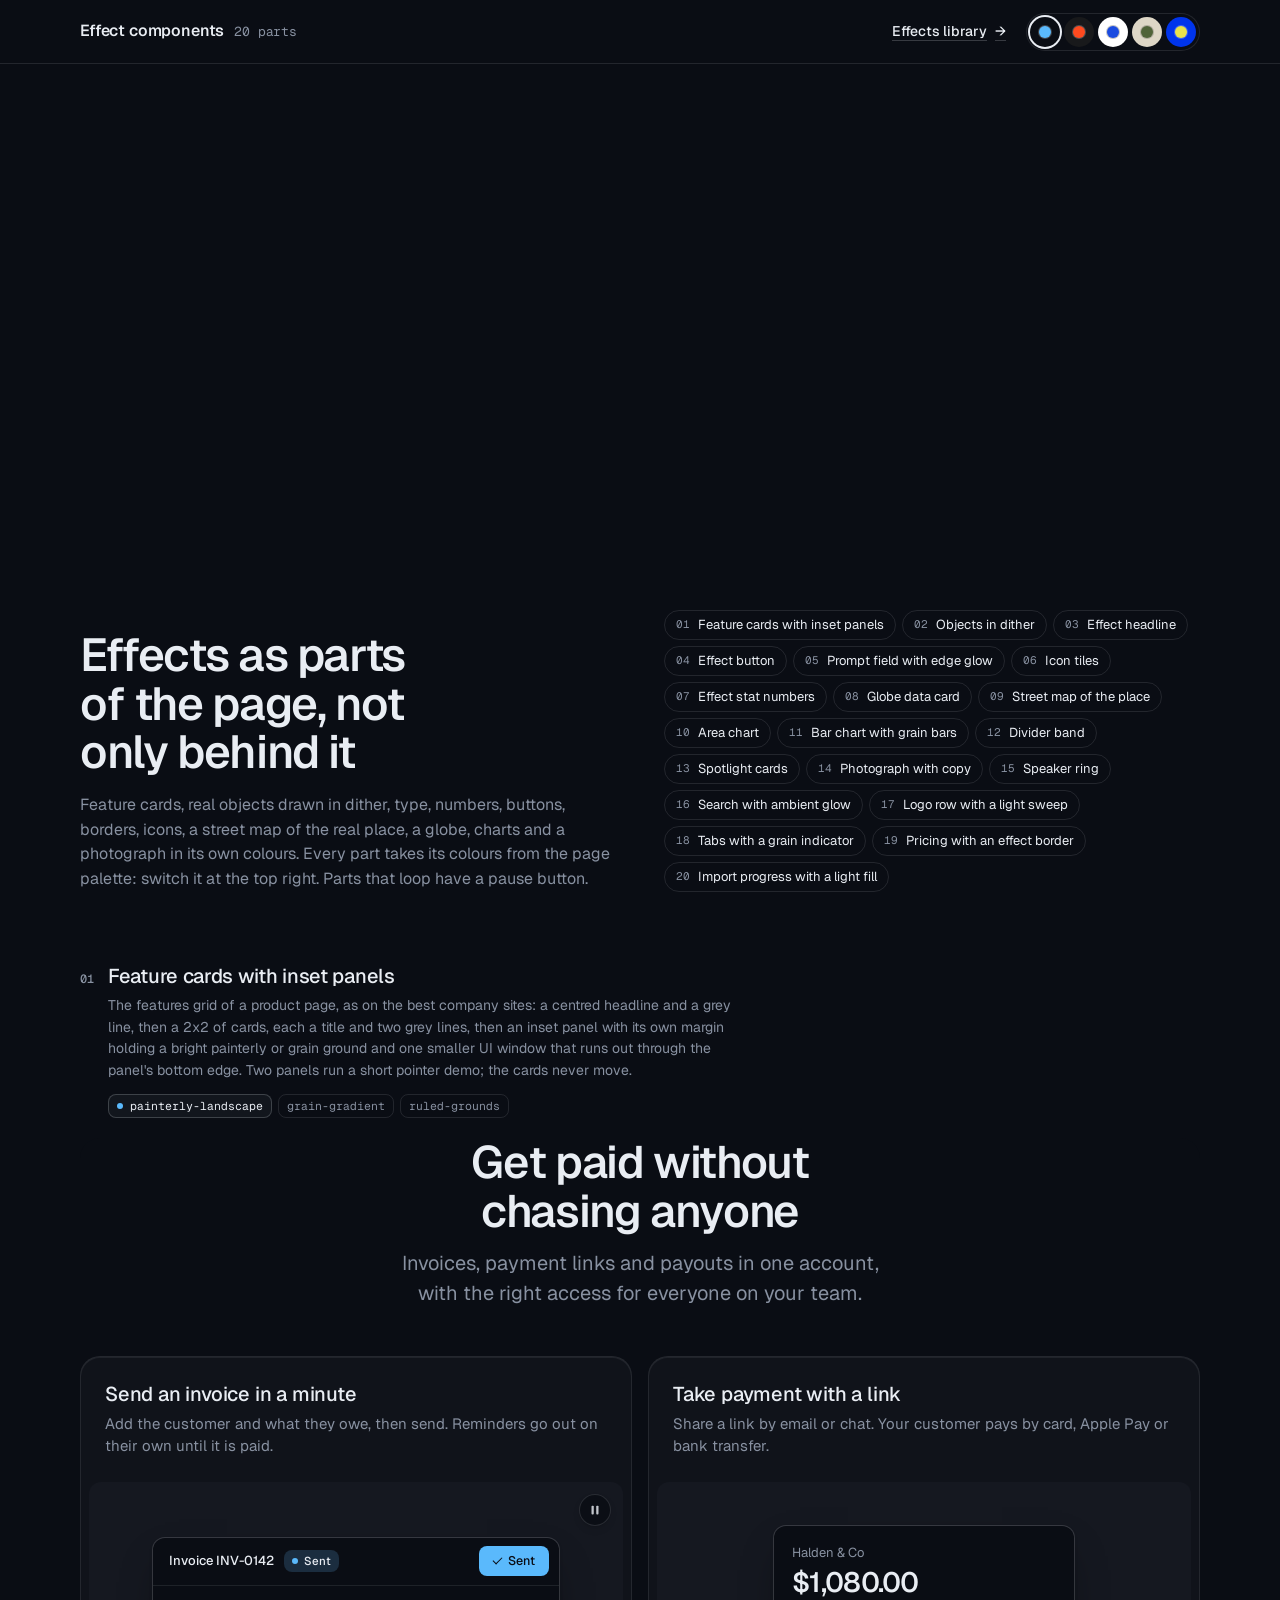
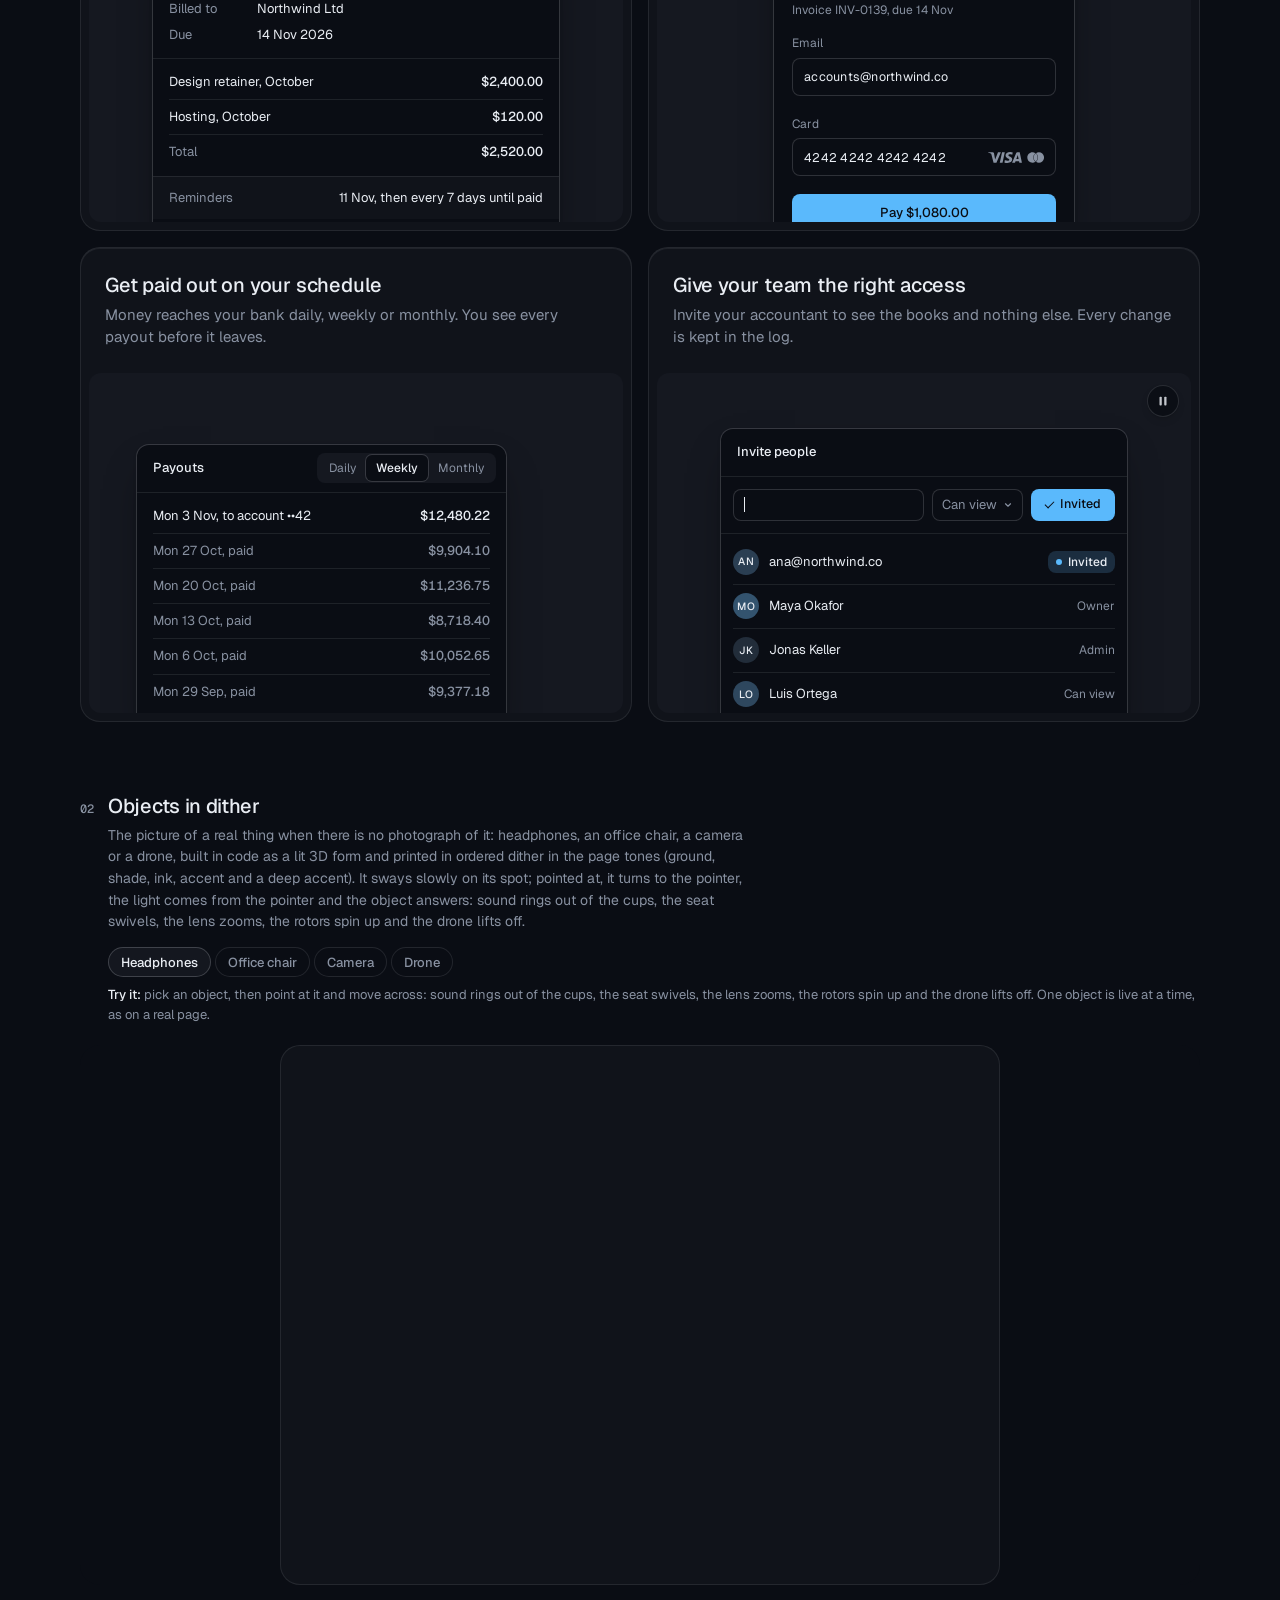
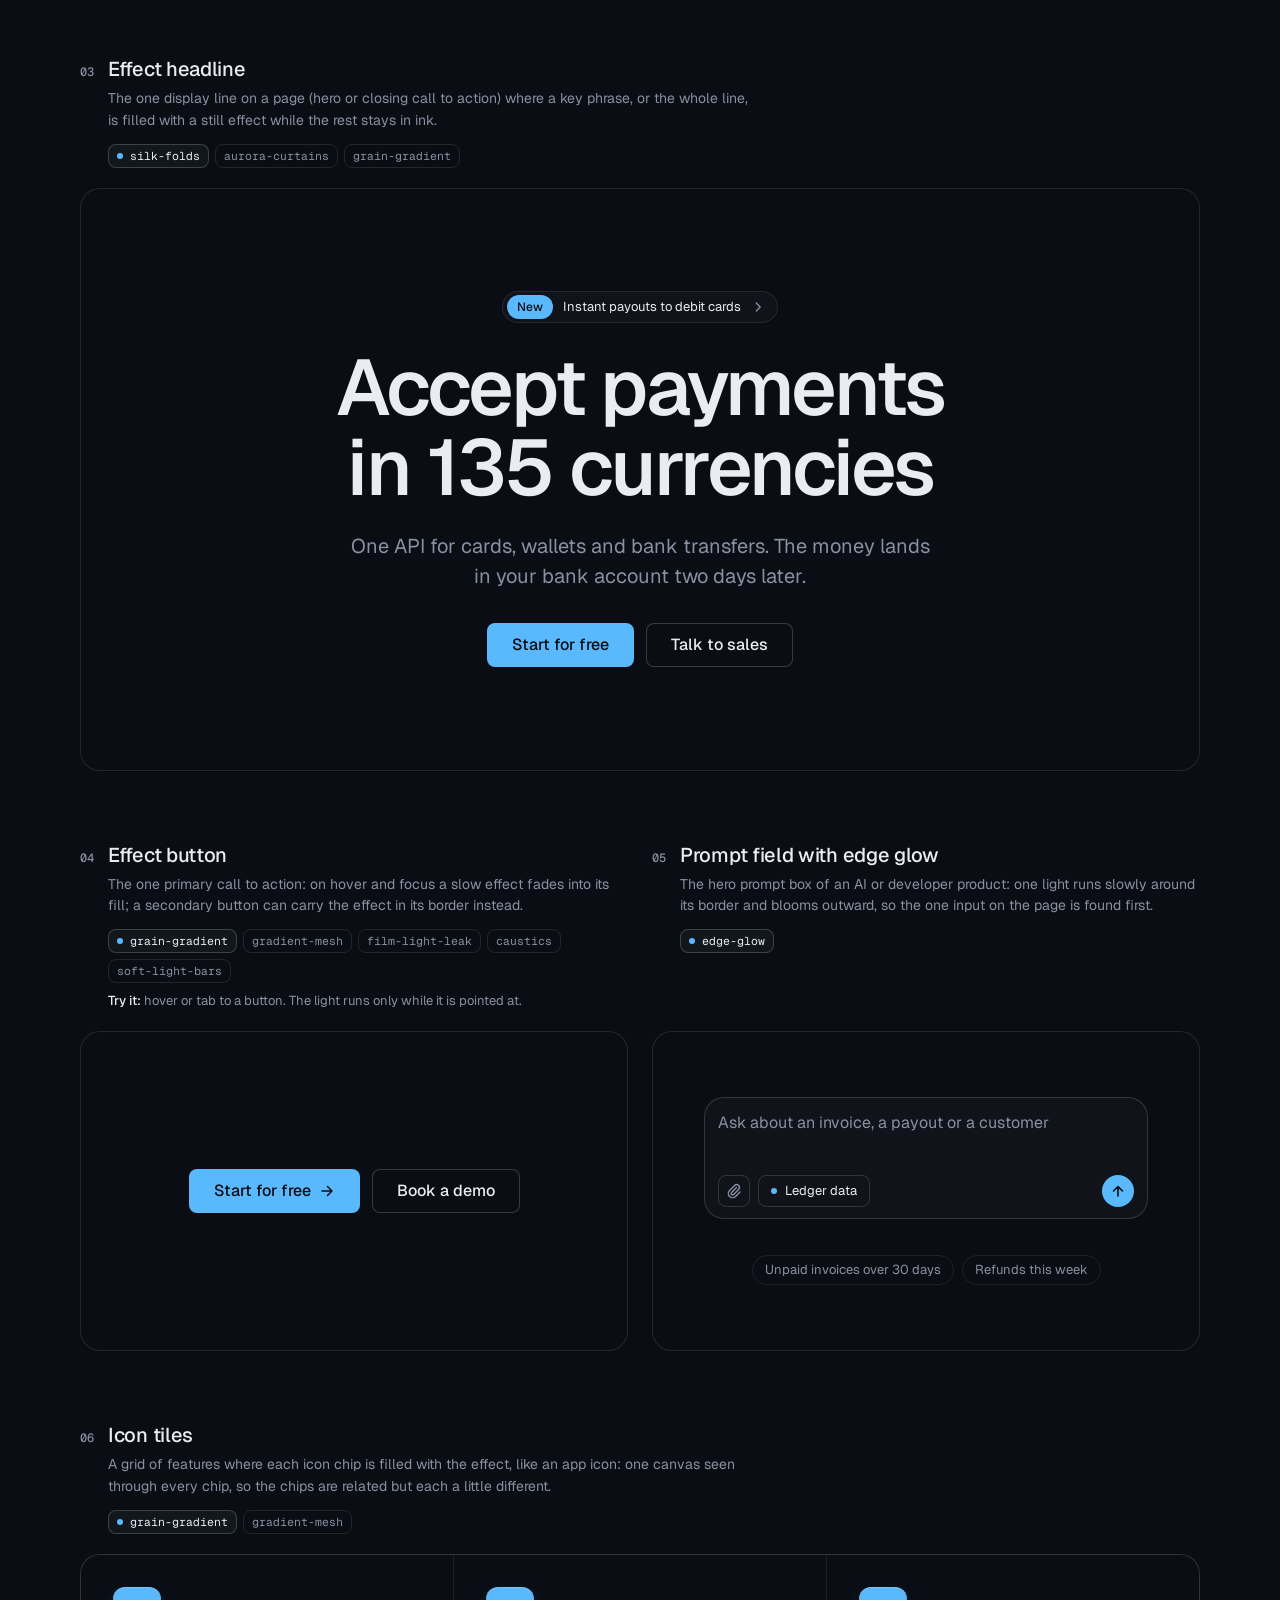
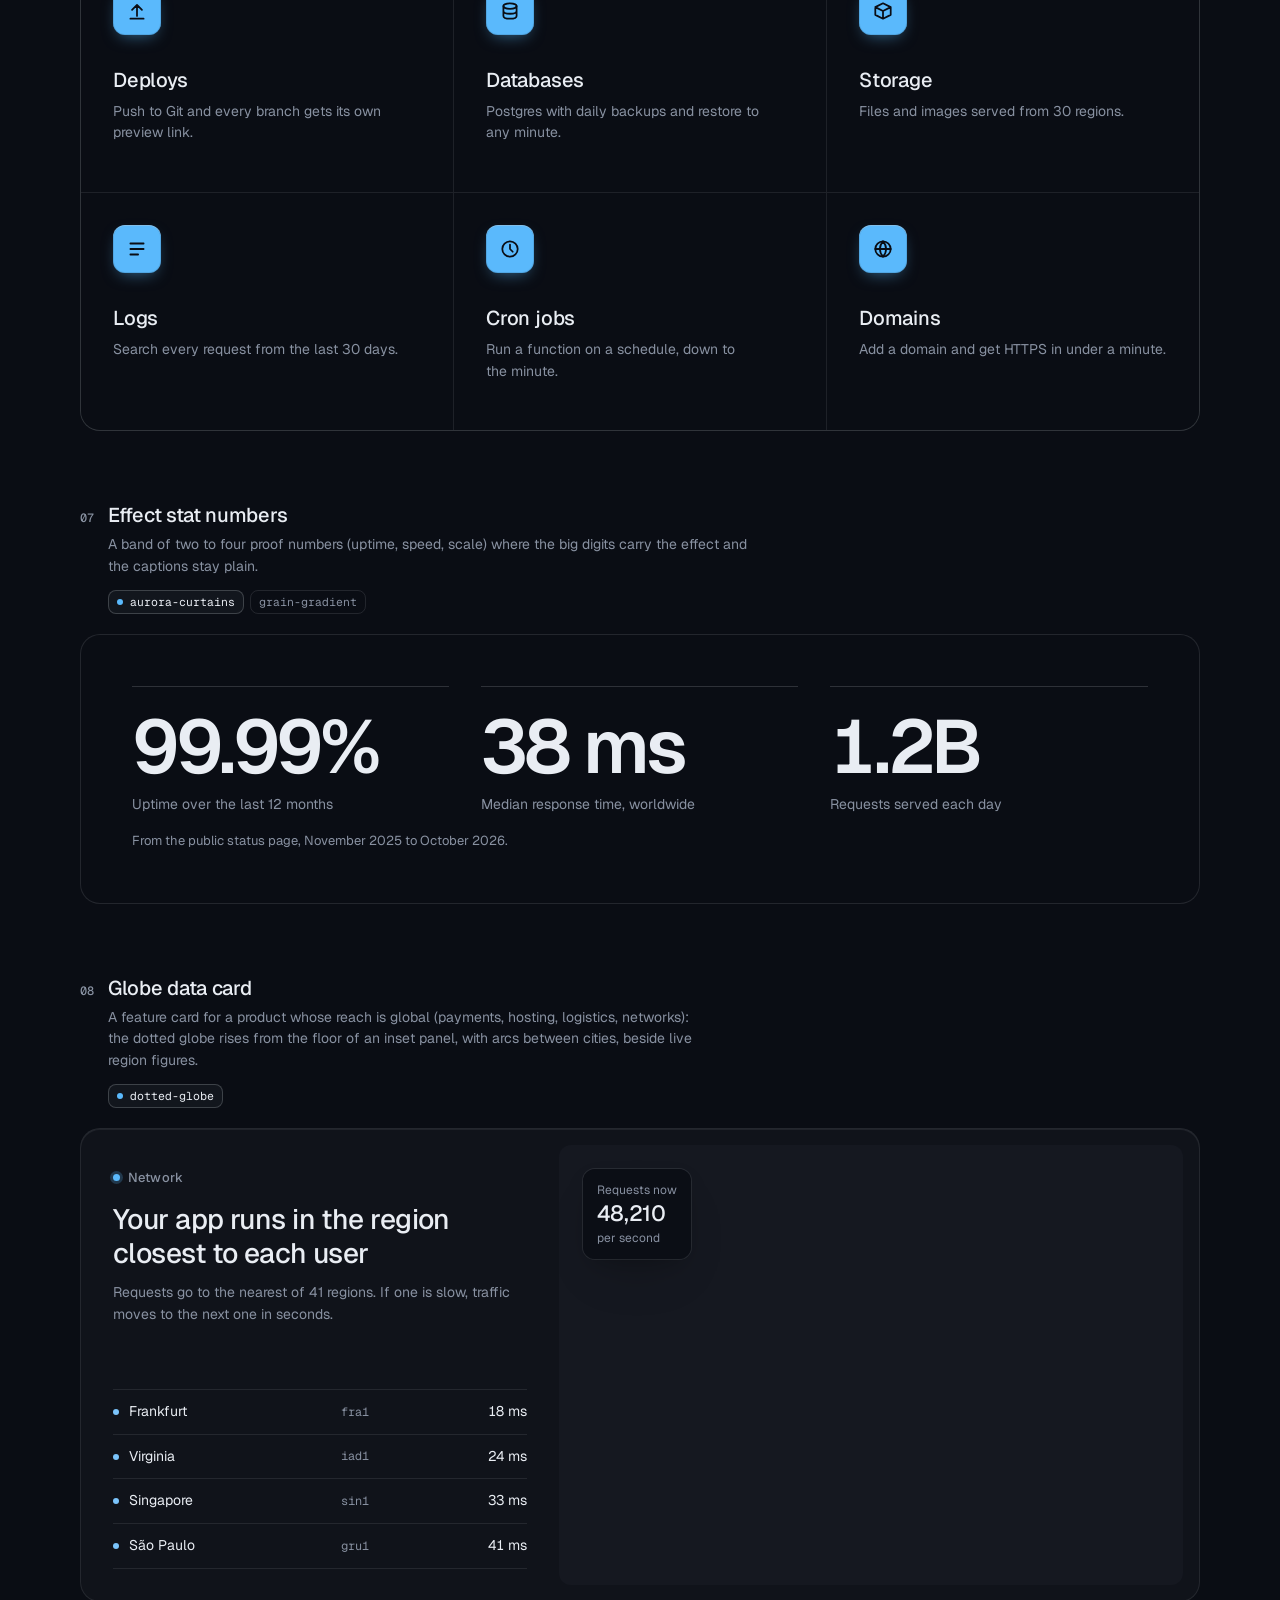
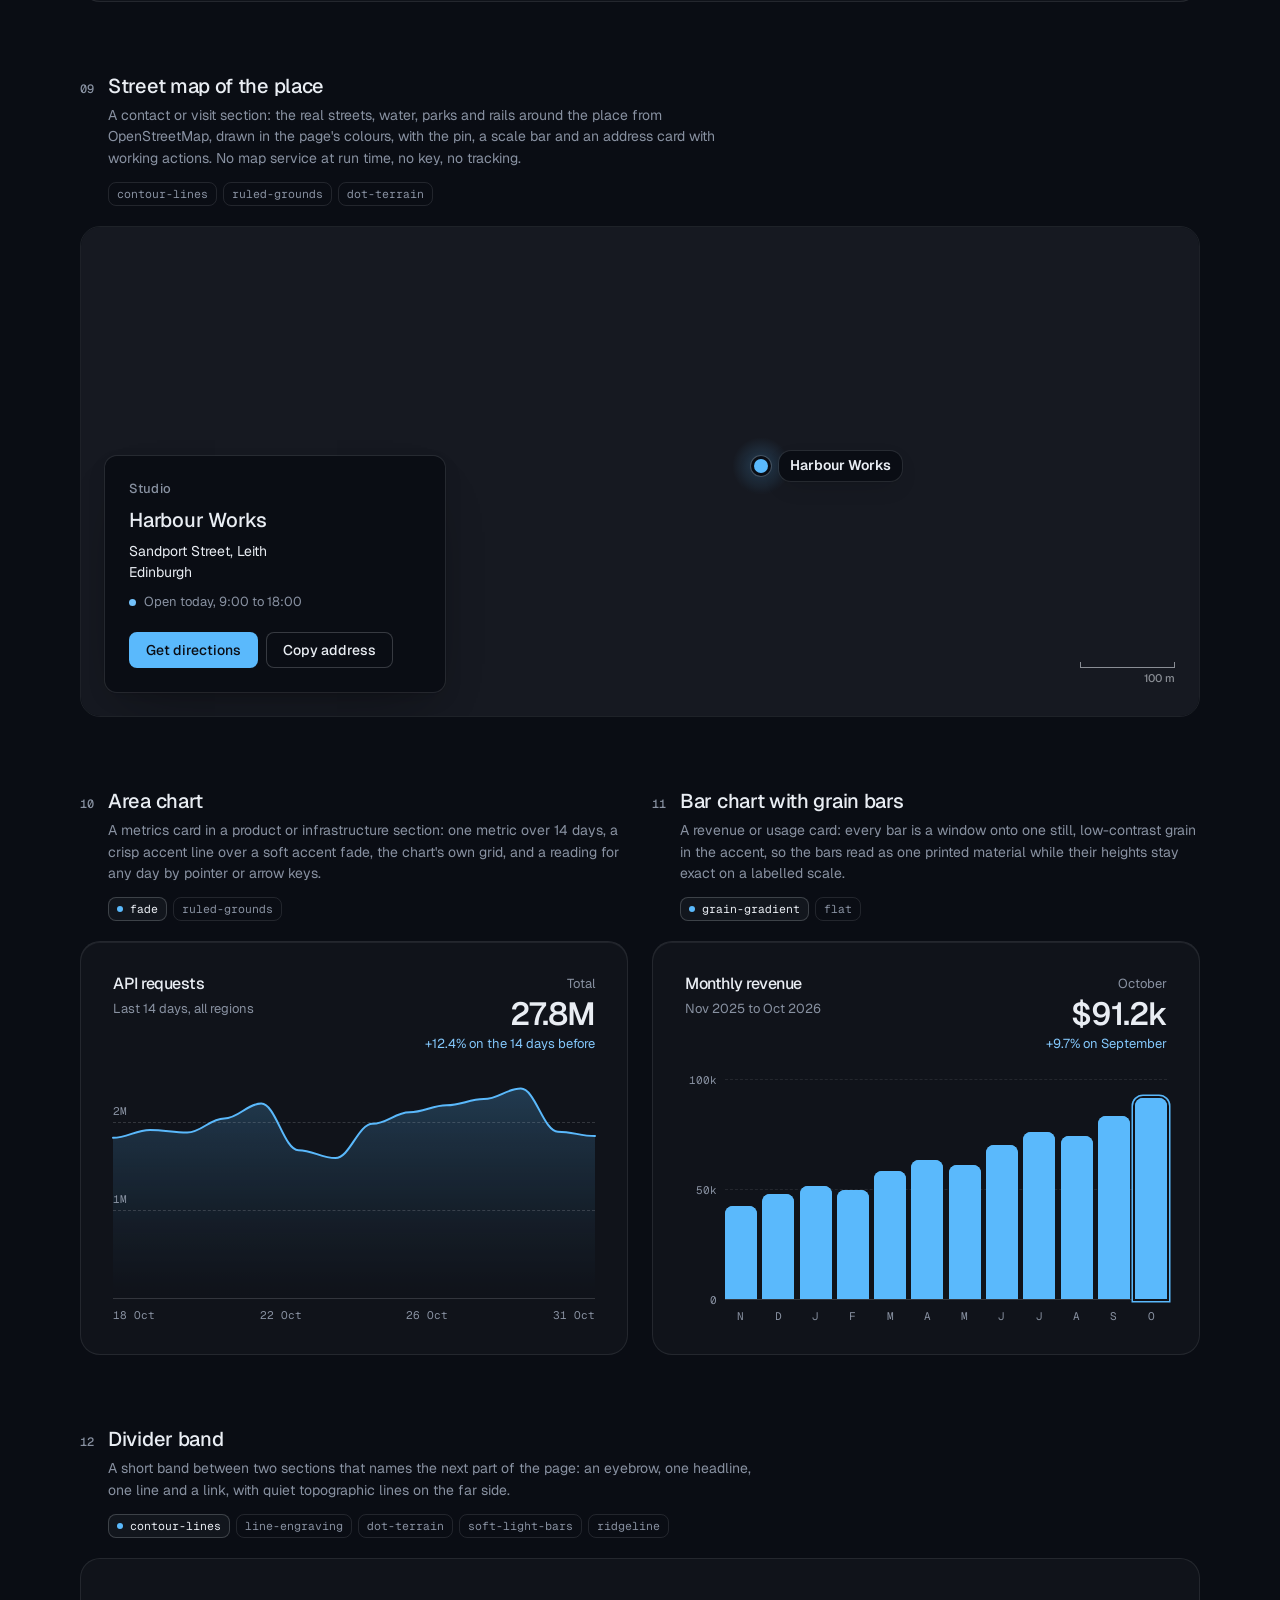
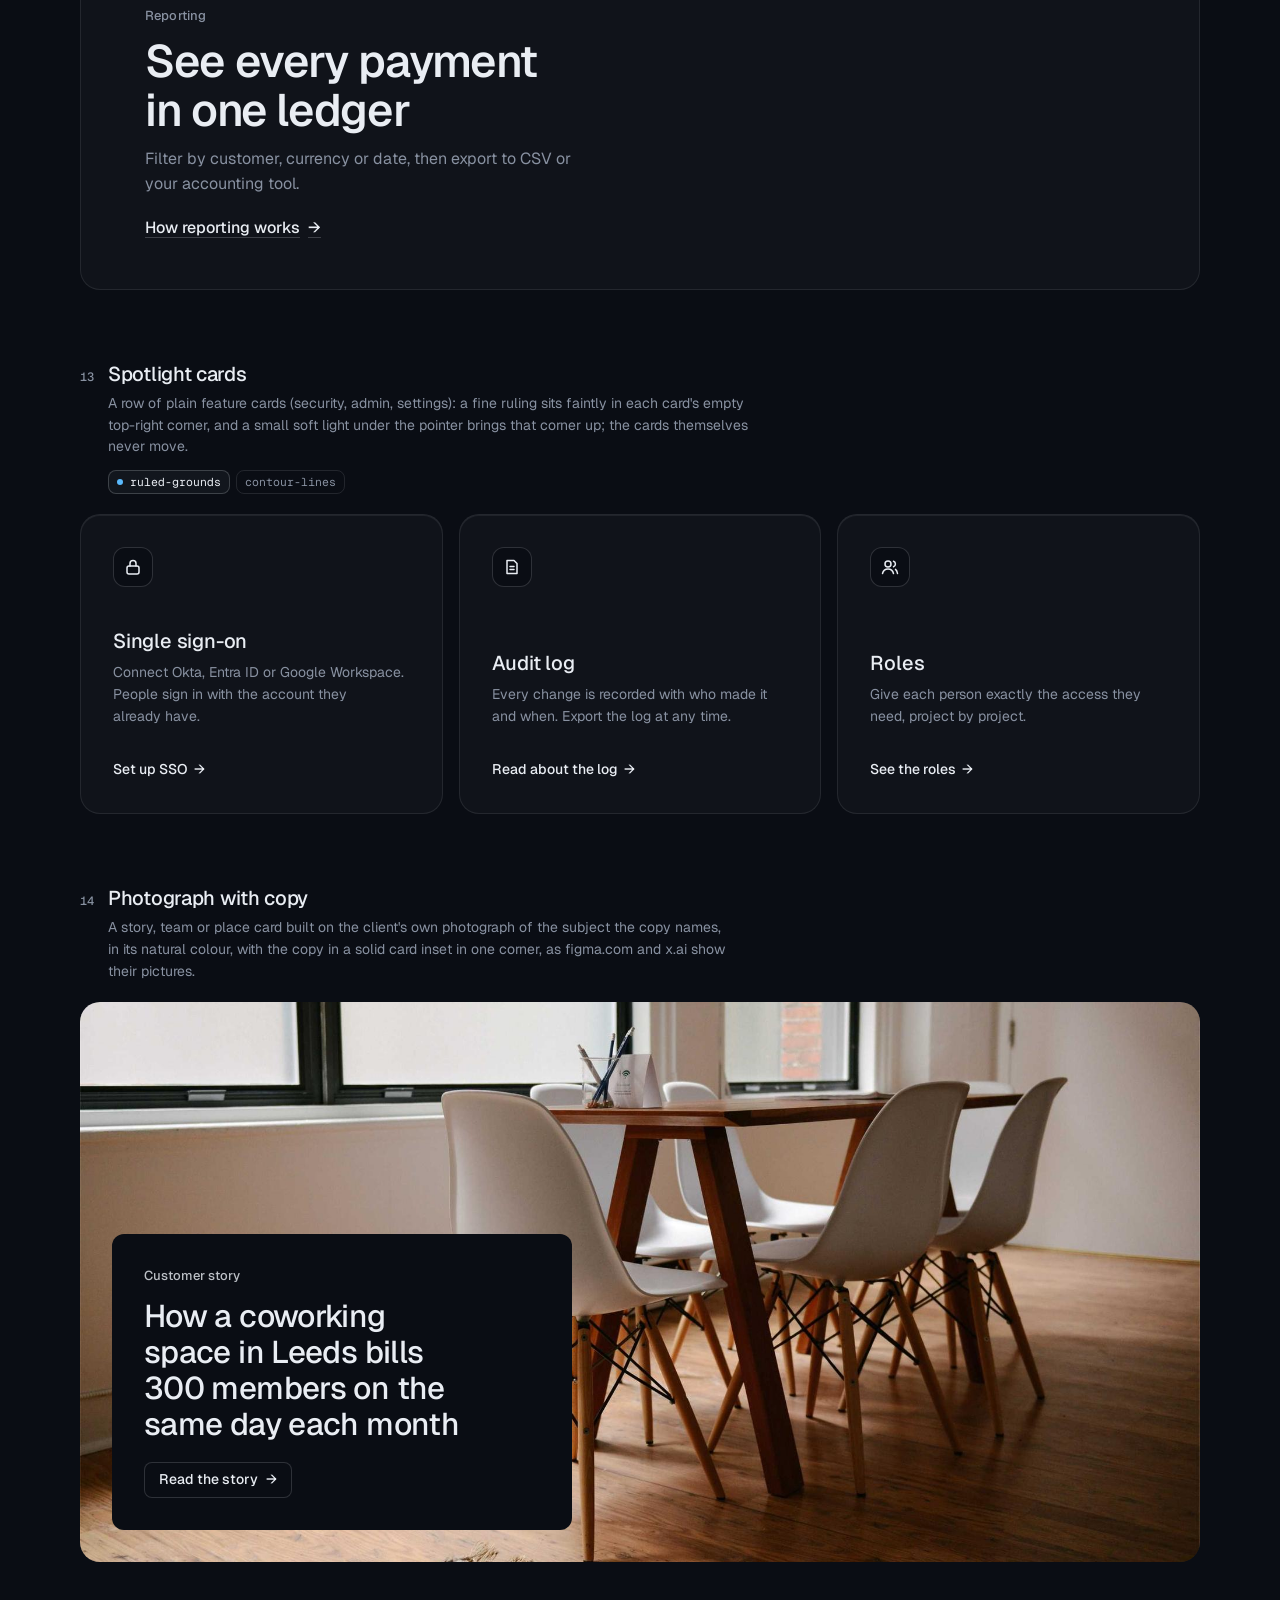
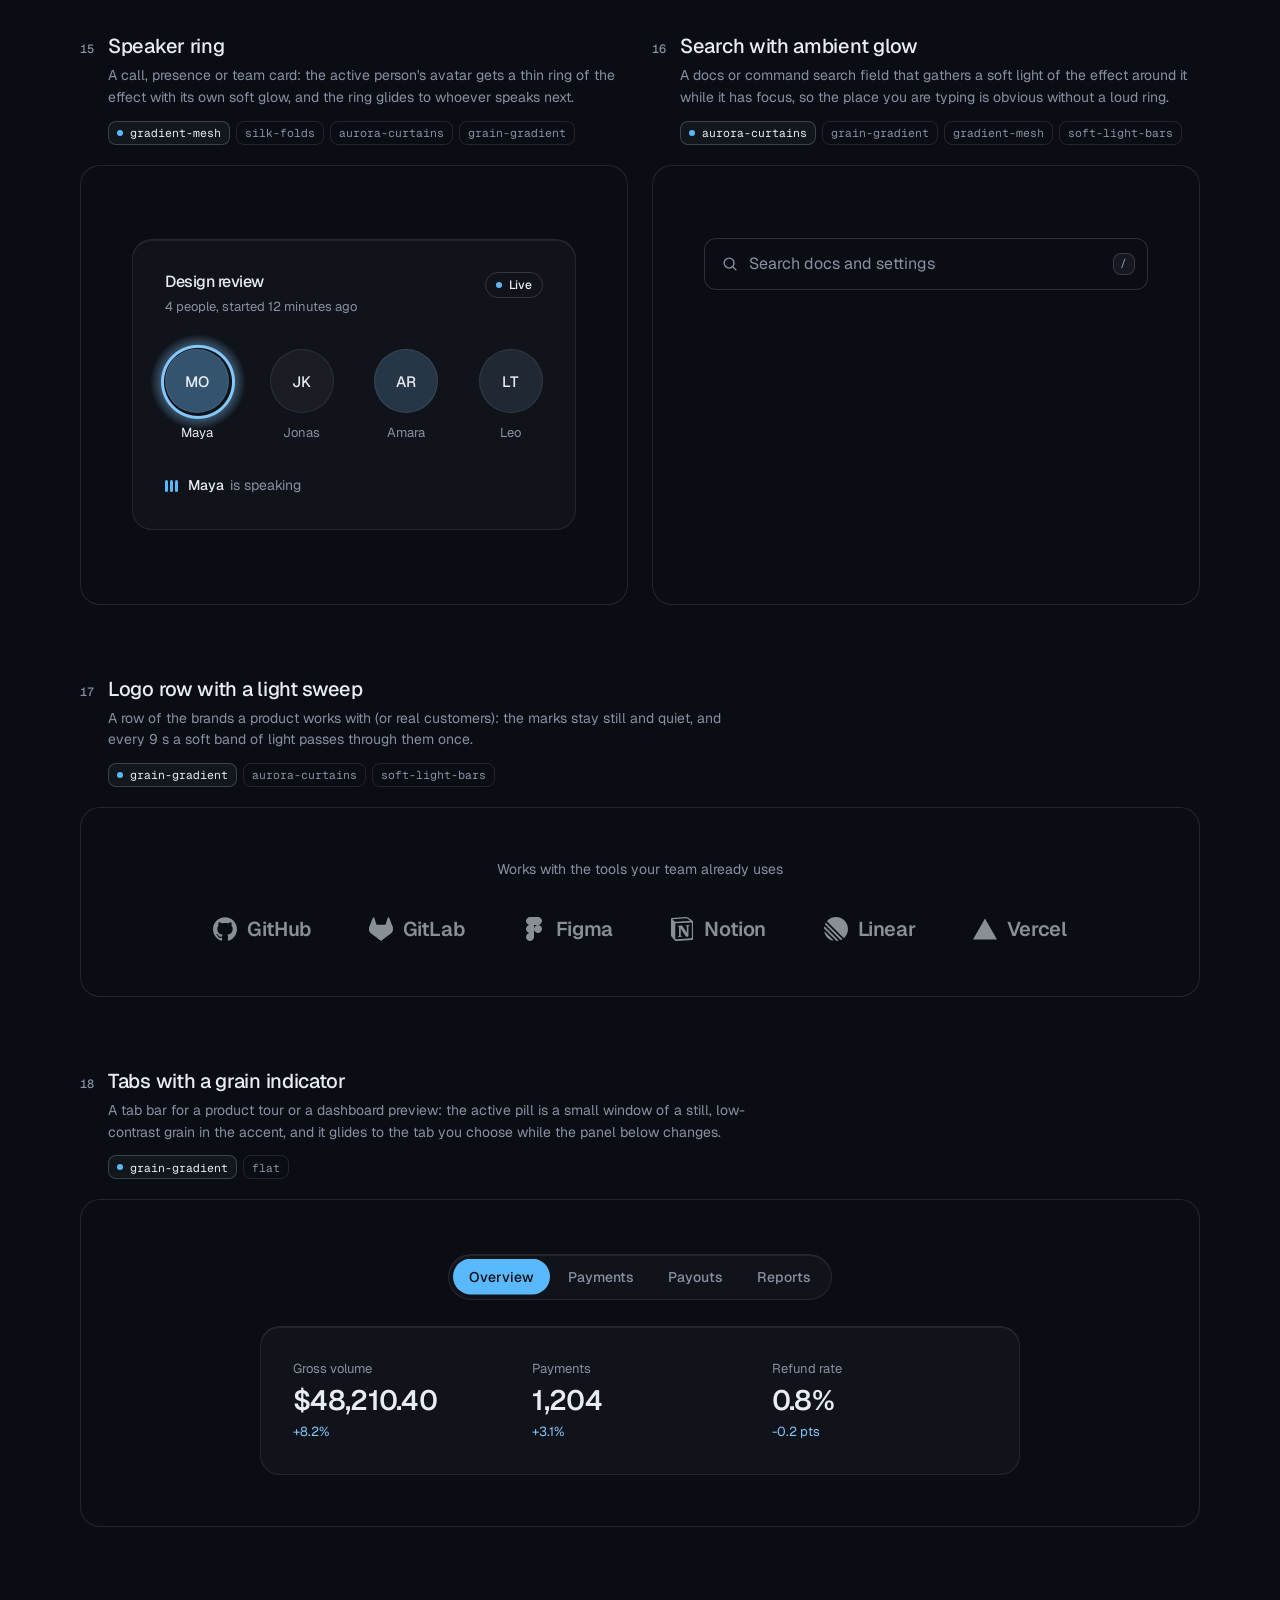
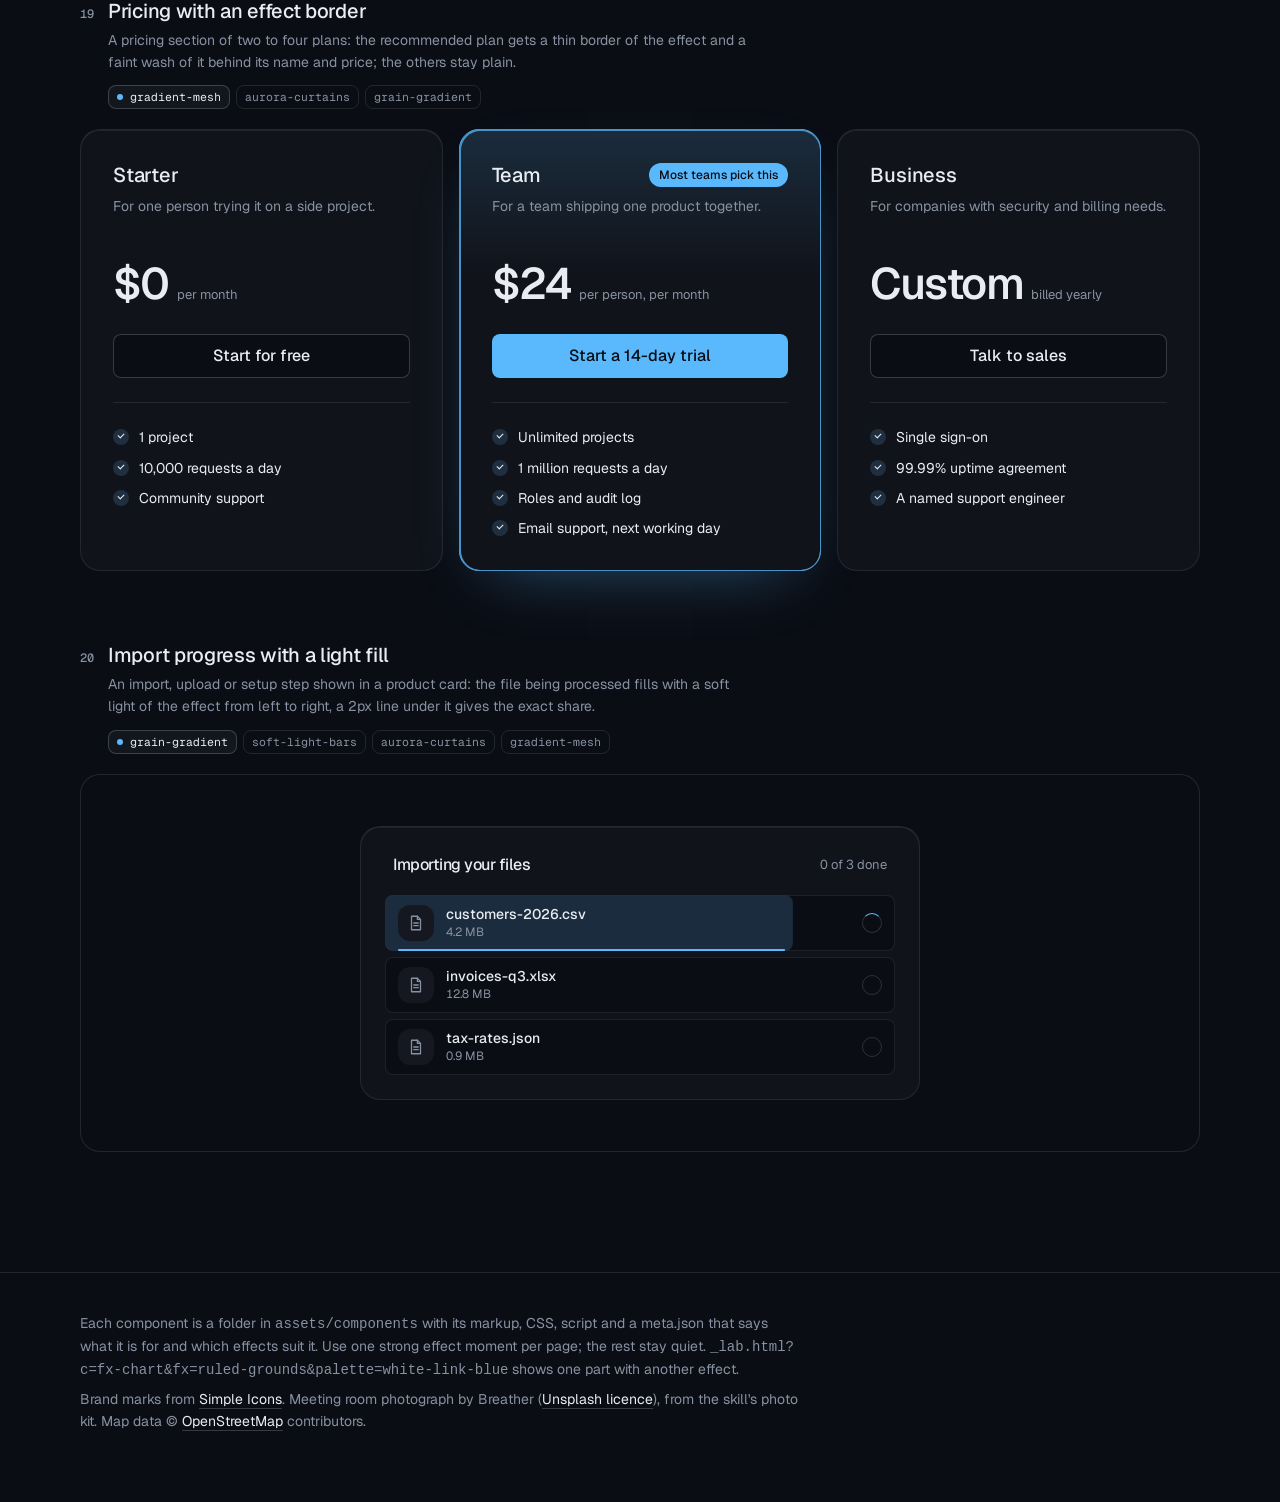
<file: web/assets/components/index.html>
<!doctype html>
<html lang="en" data-radius="soft">
<head>
<script>window.__tpGlMax = 16;   /* a gallery shows many live effects at once; a page of a site keeps the default 4 (fx.js) */</script>
<meta charset="utf-8">
<meta name="viewport" content="width=device-width, initial-scale=1">
<title>Effect components</title>
<link rel="preconnect" href="https://fonts.googleapis.com">
<link rel="preconnect" href="https://fonts.gstatic.com" crossorigin>
<link href="https://fonts.googleapis.com/css2?family=Geist:wght@100..900&family=Geist+Mono:wght@400..600&display=swap" rel="stylesheet">
<link rel="stylesheet" href="../system.css">
<link rel="stylesheet" href="./base.css">
<style>
  :root {
    --font-display: "Geist", system-ui, sans-serif;
    --font-text: "Geist", system-ui, sans-serif;
    --font-mono: "Geist Mono", ui-monospace, monospace;
    --display-weight: 560;
    --display-tracking: -0.03em;
    --container: 1200px;
  }
  body { min-height: 100vh; }
  .top {
    position: sticky; top: 0; z-index: 50; height: 64px; background: var(--bg);
    border-bottom: 1px solid var(--line);
  }
  .top .container { height: 100%; display: flex; align-items: center; justify-content: space-between; gap: 16px; }
  .brand { display: flex; align-items: center; gap: 10px; font-weight: 560; letter-spacing: -0.01em; }
  .brand small { font: 400 13px/1 var(--font-mono); color: var(--muted); }
  .top nav { display: flex; align-items: center; gap: 20px; }
  .top nav a.link { font-size: 14px; }
  .swatches { display: flex; gap: 4px; padding: 3px; border: 1px solid var(--line); border-radius: 999px; background: var(--bg); }
  .swatches button {
    width: 30px; height: 30px; border-radius: 999px; border: 0; padding: 0; cursor: pointer; position: relative;
    background: var(--sw-bg);
  }
  .swatches button::after {
    content: ""; position: absolute; inset: 9px; border-radius: 999px; background: var(--sw-accent);
    box-shadow: 0 0 0 1px color-mix(in oklab, var(--sw-ink) 25%, transparent);
  }
  .swatches button[aria-pressed="true"] { box-shadow: 0 0 0 2px var(--ink); }
  .swatches button:focus-visible { outline-offset: 3px; }

  .intro { padding-block: 64px 40px; display: grid; grid-template-columns: minmax(0, 6fr) minmax(0, 6fr); gap: 48px; align-items: end; }
  .intro h1 { font-size: clamp(34px, 2.2vw + 18px, 52px); line-height: 1.05; max-width: 15ch; }
  .intro p { margin-top: 16px; color: var(--muted); font-size: var(--t-body); line-height: 1.55; max-width: 52ch; }
  .index { display: flex; flex-wrap: wrap; gap: 6px; justify-content: flex-start; }
  @media (max-width: 1023px) { .intro { grid-template-columns: minmax(0, 1fr); gap: 28px; } }
  .index a {
    display: inline-flex; align-items: center; gap: 8px; height: 30px; padding: 0 11px; border-radius: 999px;
    border: 1px solid var(--line); font-size: 13px; color: var(--ink);
    transition: border-color var(--dur) var(--ease), background-color var(--dur) var(--ease);
  }
  .index a span { font-family: var(--font-mono); font-size: 11px; color: var(--muted); }
  .index a:hover { border-color: var(--line-strong); background: color-mix(in oklab, var(--ink) 4%, var(--bg)); }

  /* every part spans two rows of the list (its notes, its stage) as a subgrid, so the two parts of a
     half-width pair share one notes height and one stage height: their stages start and end level */
  .list { display: grid; grid-template-columns: repeat(2, minmax(0, 1fr)); column-gap: 24px; row-gap: 0; padding-bottom: 120px; }
  .sc { grid-column: 1 / -1; grid-row: span 2; display: grid; grid-template-rows: subgrid; row-gap: 20px; min-width: 0; scroll-margin-top: 88px; padding-top: 72px; }
  .sc:first-child { padding-top: 0; }
  .sc.is-half { grid-column: auto; }
  .sc.is-half .sc__stage:not(.is-center) { display: grid; }
  .sc__meta { display: grid; grid-template-columns: auto 1fr; column-gap: 14px; row-gap: 6px; align-items: baseline; align-content: start; }
  .sc__note { grid-column: 2; margin: 2px 0 0; font-size: 13px; color: var(--muted); }
  .sc__note::before { content: "Try it: "; color: var(--ink); font-weight: 500; }
  .sc__no { font: 500 12px/1 var(--font-mono); color: var(--muted); padding-top: 2px; }
  .sc__name { font: 500 20px/1.25 var(--font-text); letter-spacing: -0.015em; margin: 0; }
  .sc__for { grid-column: 2; color: var(--muted); font-size: 14px; line-height: 1.55; max-width: 72ch; margin: 0; }
  .sc__fx { grid-column: 2; display: flex; flex-wrap: wrap; gap: 6px; margin-top: 6px; }
  .sc__fx li {
    font: 400 11.5px/1 var(--font-mono); color: var(--muted); height: 24px; display: inline-flex; align-items: center;
    padding: 0 8px; border-radius: var(--r-sm); border: 1px solid var(--line);
  }
  .sc__fx li.is-on { color: var(--ink); border-color: var(--line-strong); background: color-mix(in oklab, var(--ink) 5%, var(--bg)); }
  .sc__fx li.is-on::before { content: ""; width: 6px; height: 6px; border-radius: 99px; background: var(--accent); margin-right: 7px; }
  .sc__stage {
    position: relative; min-width: 0; border: 1px solid var(--line); border-radius: var(--r-lg);
    padding: clamp(20px, 4vw, 56px); background: var(--bg);
  }
  .sc__stage.is-tall { padding-block: clamp(56px, 8vw, 120px); }
  .sc__stage.is-flush { padding: 0; border: 0; }
  .sc__stage.is-center { display: grid; place-items: center; min-height: 320px; }
  /* one object, at a size a page would give it */
  #fx-dither-object .sc__stage { display: grid; justify-items: center; }
  #fx-dither-object .cx-obj { width: min(100%, 720px); }
  .sc__pick { grid-column: 2; display: flex; flex-wrap: wrap; gap: 4px; margin-top: 8px; }
  .sc__pick button {
    height: 30px; padding: 0 12px; border-radius: 999px; border: 1px solid var(--line); background: var(--bg);
    font: 500 13px/1 var(--font-text); color: var(--muted); cursor: pointer;
  }
  .sc__pick button:hover { color: var(--ink); border-color: var(--line-strong); }
  .sc__pick button[aria-pressed="true"] { color: var(--ink); border-color: var(--line-strong); background: color-mix(in oklab, var(--ink) 6%, var(--bg)); }
  /* the search list opens below its field: leave it room inside the frame */
  #fx-search .sc__stage { min-height: 440px; place-items: start center; padding-top: 72px; }
  .sc__stage:empty::after { content: "Loading"; color: var(--muted); font-size: 13px; }

  .foot { border-top: 1px solid var(--line); padding: 40px 0 64px; color: var(--muted); font-size: 14px; }
  .foot p { max-width: 80ch; margin: 0 0 8px; }
  .foot a { color: var(--ink); text-decoration: underline; text-decoration-color: var(--line-strong); text-underline-offset: 4px; }

  @media (max-width: 899px) {
    .list { grid-template-columns: minmax(0, 1fr); }
    .sc.is-half { grid-column: 1 / -1; }
    .top nav a.link { display: none; }
  }
  @media (max-width: 639px) {
    .intro { padding-block: 48px 32px; }
    .sc { padding-top: 48px; }
    .sc__meta { grid-template-columns: 1fr; }
    .sc__no { display: none; }
    .sc__for, .sc__fx, .sc__note, .sc__pick { grid-column: 1; }
    .sc__stage.is-center { min-height: 240px; }
    .brand small { display: none; }
  }
</style>
</head>
<body>
<header class="top">
  <div class="container">
    <div class="brand">Effect components <small id="count"></small></div>
    <nav aria-label="Palette and links">
      <a class="link" href="../effects/gallery.html">Effects library</a>
      <div class="swatches" id="swatches" role="group" aria-label="Page palette"></div>
    </nav>
  </div>
</header>

<main>
  <section class="intro container">
    <div>
      <h1>Effects as parts of the page, not only behind it</h1>
      <p id="lede">Feature cards, real objects drawn in dither, type, numbers, buttons, borders, icons, a street map of the real place, a globe, charts and a photograph in its own colours. Every part takes its colours from the page palette: switch it at the top right. Parts that loop have a pause button.</p>
    </div>
    <nav class="index" id="index" aria-label="Components"></nav>
  </section>
  <div class="container list" id="list"></div>
</main>

<footer class="foot">
  <div class="container">
    <p>Each component is a folder in <code>assets/components</code> with its markup, CSS, script and a meta.json that says what it is for and which effects suit it. Use one strong effect moment per page; the rest stay quiet. <code>_lab.html?c=fx-chart&amp;fx=ruled-grounds&amp;palette=white-link-blue</code> shows one part with another effect.</p>
    <p>Brand marks from <a href="https://simpleicons.org/">Simple Icons</a>. Meeting room photograph by Breather (<a href="https://unsplash.com/photos/DEdM9Vs6s8w">Unsplash licence</a>), from the skill's photo kit. Map data © <a href="https://www.openstreetmap.org/copyright">OpenStreetMap</a> contributors.</p>
  </div>
</footer>

<script type="module">
  import fx from '../effects/fx.js';

  // component id, layout and stage style, in page order
  const COMPONENTS = [
    { id: 'fx-feature-card', stage: 'is-flush' },
    { id: 'fx-dither-object', stage: 'is-flush', note: 'pick an object, then point at it and move across: sound rings out of the cups, the seat swivels, the lens zooms, the rotors spin up and the drone lifts off. One object is live at a time, as on a real page.' },
    { id: 'fx-headline', stage: 'is-tall' },
    { id: 'fx-button', half: true, stage: 'is-center', note: 'hover or tab to a button. The light runs only while it is pointed at.' },
    { id: 'fx-prompt', half: true, stage: 'is-center' },
    { id: 'fx-icon-tiles', stage: 'is-flush' },
    { id: 'fx-stat' },
    { id: 'fx-globe', stage: 'is-flush' },
    { id: 'fx-map', stage: 'is-flush' },
    { id: 'fx-chart', half: true, stage: 'is-flush' },
    { id: 'fx-bars', half: true, stage: 'is-flush' },
    { id: 'fx-band', stage: 'is-flush' },
    { id: 'fx-spotlight', stage: 'is-flush' },
    { id: 'fx-photo', stage: 'is-flush' },
    { id: 'fx-avatar', half: true, stage: 'is-center' },
    { id: 'fx-search', half: true, stage: 'is-center' },
    { id: 'fx-logos' },
    { id: 'fx-tabs' },
    { id: 'fx-pricing', stage: 'is-flush' },
    { id: 'fx-progress', stage: 'is-center' },
  ];

  const PALETTES = [
    { id: 'blue-black-cornflower', name: 'Night, cornflower', bg: '#0a0d14', surface: '#131824', ink: '#e9edf3', muted: '#8891a1', accent: '#5ab9fc', accentInk: '#0a0d14' },
    { id: 'graphite-safety-orange', name: 'Graphite, orange', bg: '#18191b', surface: '#222427', ink: '#eff0f1', muted: '#9c9ea3', accent: '#ff4a1f', accentInk: '#18191b' },
    { id: 'white-link-blue', name: 'White, blue', bg: '#ffffff', surface: '#f4f4f4', ink: '#111111', muted: '#6b6b6b', accent: '#1a4be0', accentInk: '#ffffff' },
    { id: 'moss-sand', name: 'Sand, moss', bg: '#ddd6c6', surface: '#d2cab8', ink: '#2a2a26', muted: '#59574e', accent: '#4f6238', accentInk: '#ffffff' },
    { id: 'cobalt-field', name: 'Cobalt field', bg: '#0034eb', surface: '#002fd6', ink: '#ffffff', muted: '#dfe4f2', accent: '#e9e34a', accentInk: '#111111' },
  ];

  const q = new URLSearchParams(location.search);
  if (q.has('time')) fx.setClock(+q.get('time'));
  if (q.has('fallback')) fx.config.forceFallback = true;
  const only = q.get('only') ? q.get('only').split(',') : null;
  const list = document.getElementById('list');
  const index = document.getElementById('index');
  const swatches = document.getElementById('swatches');

  /*
    The budget: a laptop's integrated GPU shares its memory with everything else, so this page never
    holds more than 4 live WebGL contexts. A part is started when it comes near the viewport and
    destroyed when it leaves it; still parts draw once and free their context; fx.js frees any idle
    off-screen context past 4. liveGL() counts the contexts that are open right now.
  */
  fx.config.maxLive = 4;
  const contexts = new Set();
  let peakGL = 0;
  const getContext = HTMLCanvasElement.prototype.getContext;
  HTMLCanvasElement.prototype.getContext = function (type, ...rest) {
    const c = getContext.call(this, type, ...rest);
    if (c && /webgl/i.test(type) && !contexts.has(c)) { contexts.add(c); peakGL = Math.max(peakGL, liveGL()); }
    return c;
  };
  function liveGL() {
    for (const c of contexts) if (c.isContextLost()) contexts.delete(c);
    return contexts.size;
  }

  // the dither object: one live at a time, switched here (a real page shows one object)
  const OBJECTS = {
    headphones: ['Headphones', 'Over-ear, wireless'],
    chair: ['Office chair', 'Swivel seat on five castors'],
    camera: ['Camera', 'Mirrorless, with a zoom lens'],
    drone: ['Drone', 'Four rotors and a camera'],
  };
  let object = OBJECTS[q.get('object')] ? q.get('object') : 'headphones';
  // print (ordered dither, the default) or studio (a smooth shaded render: no picker until it is anti-aliased; ?render=studio)
  let render = q.get('render') === 'studio' ? 'studio' : 'print';

  function applyPalette(p) {
    const c = fx.color;
    const action = c.contrast(p.accent, p.bg) >= 2.2 ? p.accent : p.ink;
    const actionInk = action === p.accent ? p.accentInk : p.bg;
    const s = document.documentElement.style;
    const set = (k, v) => s.setProperty(k, v);
    set('--p-bg', p.bg); set('--p-surface', p.surface); set('--p-ink', p.ink); set('--p-muted', p.muted);
    set('--p-accent', p.accent); set('--p-accent-ink', p.accentInk); set('--p-action', action); set('--p-action-ink', actionInk);
    document.documentElement.style.colorScheme = c.isDark(p.bg) ? 'dark' : 'light';
    for (const b of swatches.children) b.setAttribute('aria-pressed', String(b.dataset.id === p.id));
  }

  async function load(entry) {
    const base = `./${entry.id}/`;
    const [meta, html, mod] = await Promise.all([
      fetch(base + 'meta.json').then(r => (r.ok ? r.json() : null)),
      fetch(base + 'component.html').then(r => (r.ok ? r.text() : null)),
      import(base + 'component.js').catch(err => { console.warn(entry.id, err); return null; }),
    ]).catch(() => [null, null, null]);
    if (!meta || !html || !mod) return null;
    const link = document.createElement('link');
    link.rel = 'stylesheet';
    link.href = base + 'component.css';
    document.head.append(link);
    await new Promise(r => { link.onload = link.onerror = r; });
    return { ...entry, meta, html, mod };
  }

  function section(e, n) {
    const s = document.createElement('section');
    s.className = 'sc' + (e.half ? ' is-half' : '');
    s.id = e.id;
    const fxList = (e.meta.effects || []).map(id => `<li class="${id === e.meta.default ? 'is-on' : ''}">${id}</li>`).join('');
    const pick = e.id === 'fx-dither-object'
      ? `<div class="sc__pick" role="group" aria-label="Object">${Object.keys(OBJECTS).map(k => `<button type="button" data-object="${k}" aria-pressed="${k === object}">${OBJECTS[k][0]}</button>`).join('')}</div>`
      : '';
    s.innerHTML = `
      <div class="sc__meta">
        <span class="sc__no">${String(n).padStart(2, '0')}</span>
        <h2 class="sc__name">${e.meta.name}</h2>
        <p class="sc__for">${e.meta.for}</p>
        ${fxList ? `<ul class="sc__fx" aria-label="Effects that suit it">${fxList}</ul>` : ''}
        ${pick}
        ${e.note ? `<p class="sc__note">${e.note}</p>` : ''}
      </div>
      <div class="sc__stage ${e.stage || ''}"></div>`;
    return s;
  }

  // the markup is placed at once (the page keeps its full height); the scripts run only near the viewport
  function markup(e) {
    const stage = e.section.querySelector('.sc__stage');
    stage.innerHTML = e.html;
    if (e.id === 'fx-dither-object') {
      const fig = stage.querySelector('.cx-obj');
      fig.dataset.cxObject = object;
      if (render === 'studio') fig.dataset.cxRender = 'studio'; else delete fig.dataset.cxRender;
      fig.querySelector('.cx-obj__stage').removeAttribute('aria-label');
    }
    return stage;
  }
  function start(e) {
    if (e.ctrl) return;
    const stage = markup(e);
    try { e.ctrl = e.mod.default(stage.firstElementChild || stage) || { destroy() {} }; } catch (err) { console.error(e.id, err); e.ctrl = { destroy() {} }; }
  }
  function stop(e) {
    if (!e.ctrl) return;
    try { e.ctrl.destroy?.(); } catch (err) { console.warn(e.id, err); }
    fx.unmountAll(e.section);
    e.ctrl = null;
  }

  function setPalette(p, entries) {
    entries.forEach(stop);
    applyPalette(p);
    try { localStorage.setItem('cx-palette', p.id); } catch (_) {}
    requestAnimationFrame(() => entries.forEach(e => (e.near ? start(e) : markup(e))));
  }

  let saved = null;
  try { saved = localStorage.getItem('cx-palette'); } catch (_) {}
  const first = PALETTES.find(p => p.id === q.get('palette')) || PALETTES.find(p => p.id === saved) || PALETTES[0];
  for (const p of PALETTES) {
    const b = document.createElement('button');
    b.type = 'button';
    b.dataset.id = p.id;
    b.title = p.name;
    b.setAttribute('aria-label', p.name);
    b.style.setProperty('--sw-bg', p.bg);
    b.style.setProperty('--sw-accent', p.accent);
    b.style.setProperty('--sw-ink', p.ink);
    swatches.append(b);
  }
  applyPalette(first);

  const wanted = COMPONENTS.filter(c => !only || only.includes(c.id));
  const entries = (await Promise.all(wanted.map(load))).filter(Boolean);
  document.getElementById('count').textContent = `${entries.length} parts`;
  entries.forEach((e, i) => {
    e.section = section(e, i + 1);
    list.append(e.section);
    markup(e);
    const a = document.createElement('a');
    a.href = '#' + e.id;
    a.innerHTML = `<span>${String(i + 1).padStart(2, '0')}</span>${e.meta.name}`;
    index.append(a);
  });
  await document.fonts.ready;
  const near = new IntersectionObserver(seen => {
    for (const en of seen) {
      const e = entries.find(x => x.section === en.target);
      if (!e) continue;
      e.near = en.isIntersecting;
      if (e.near) start(e); else stop(e);
    }
  }, { rootMargin: '10% 0px' });
  entries.forEach(e => near.observe(e.section));
  setTimeout(() => { document.documentElement.dataset.ready = '1'; }, 1500);

  swatches.addEventListener('click', ev => {
    const b = ev.target.closest('button');
    if (!b) return;
    const p = PALETTES.find(x => x.id === b.dataset.id);
    if (p) setPalette(p, entries);
  });
  list.addEventListener('click', ev => {
    const b = ev.target.closest('[data-object], [data-render]');
    if (!b || !(OBJECTS[b.dataset.object] || b.dataset.render)) return;
    if (b.dataset.render) render = b.dataset.render; else object = b.dataset.object;
    b.parentElement.querySelectorAll('button').forEach(x => x.setAttribute('aria-pressed', String(x === b)));
    const e = entries.find(x => x.id === 'fx-dither-object');
    stop(e);
    if (e.near) start(e); else markup(e);
  });
  window.__cx = {
    entries,
    setPalette: id => setPalette(PALETTES.find(p => p.id === id), entries),
    setObject: k => list.querySelector(`[data-object="${k}"]`)?.click(),
    gl: () => ({ live: liveGL(), peak: peakGL, started: entries.filter(e => e.ctrl).map(e => e.id) }),
  };
</script>

</body>
</html>
</file>
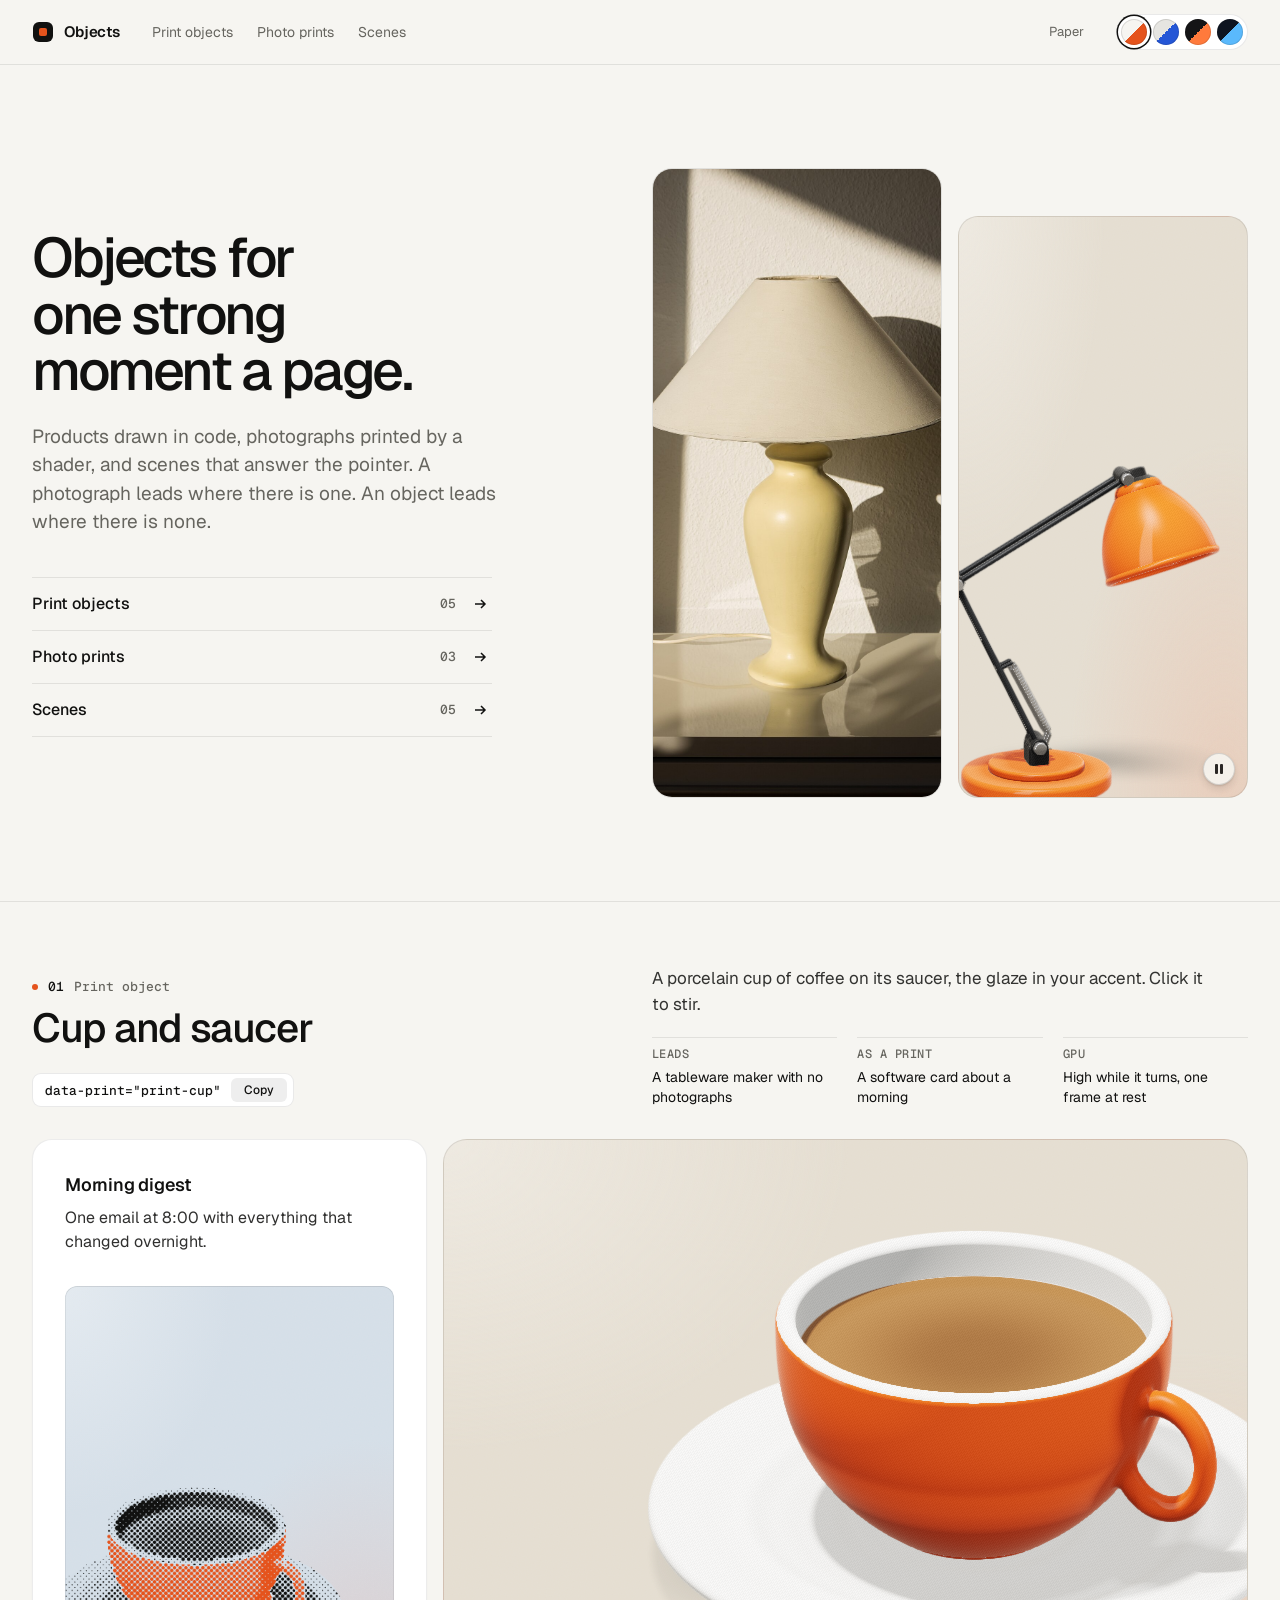
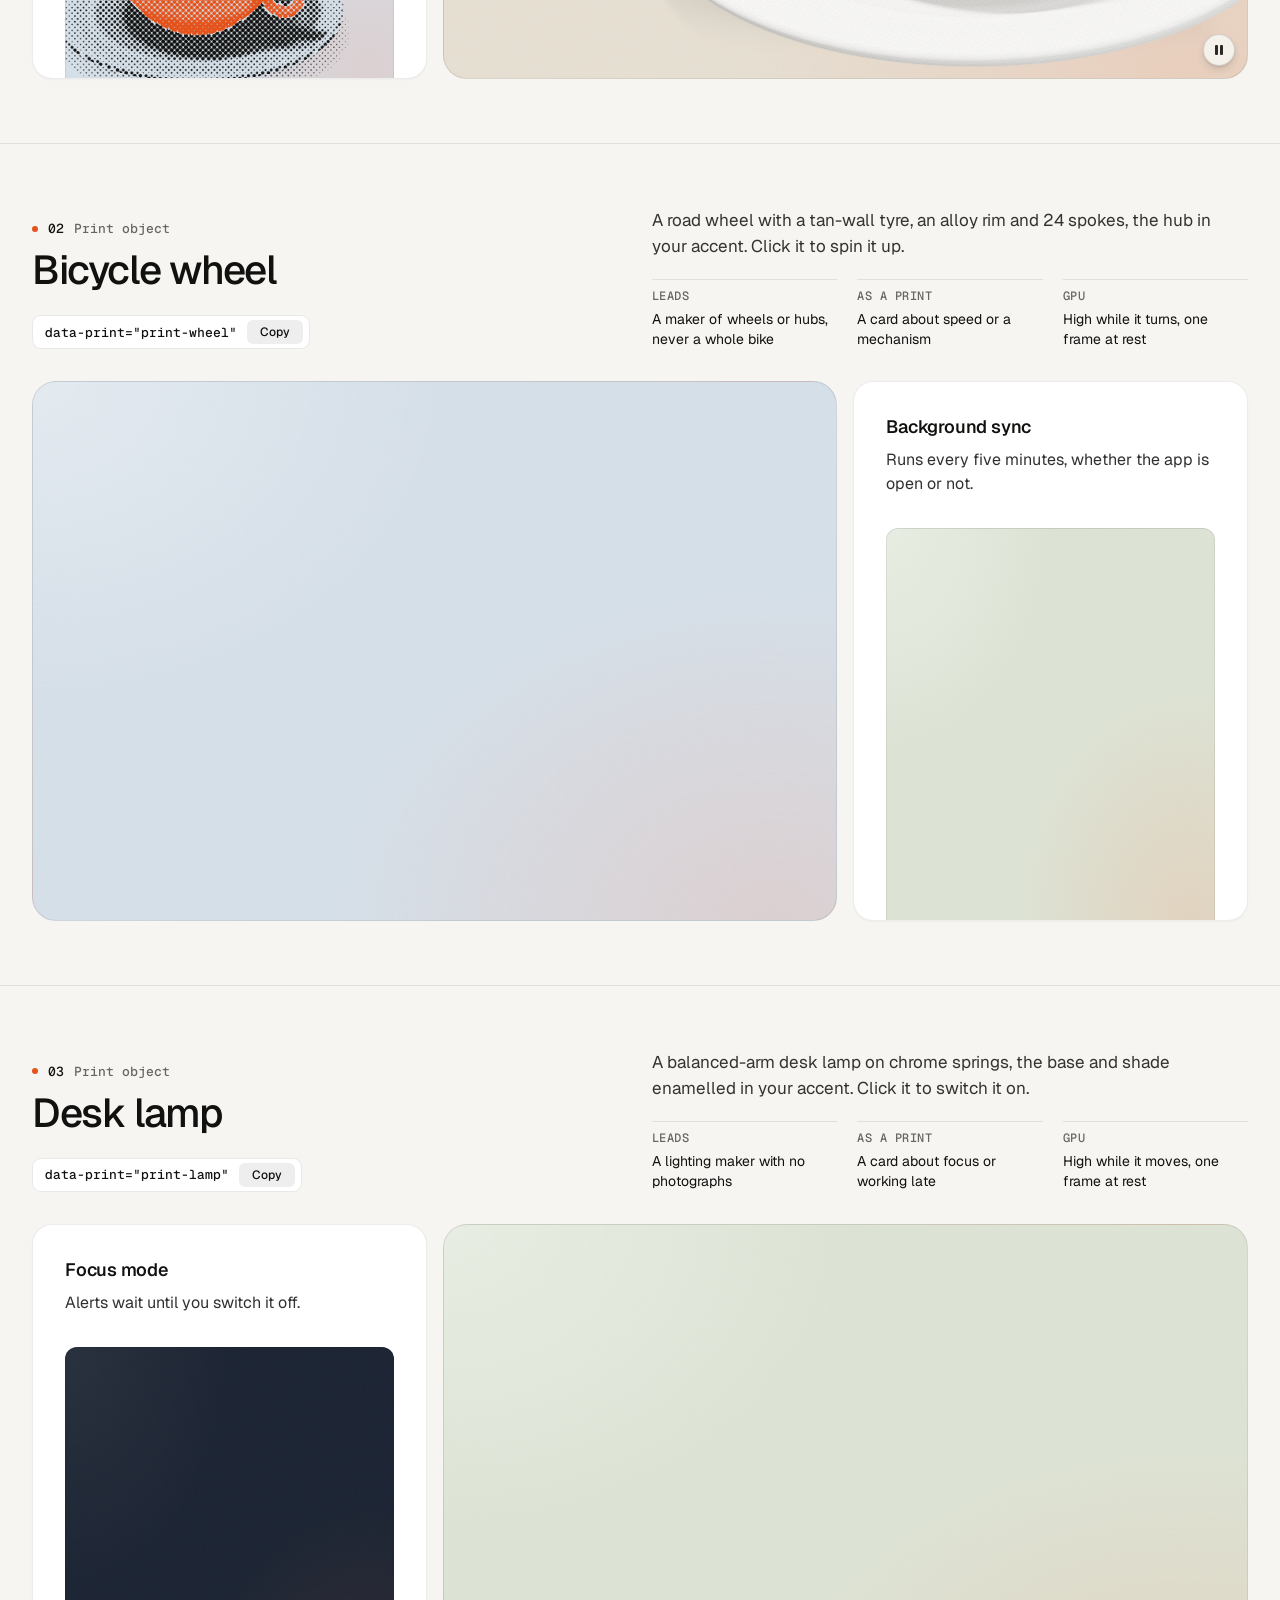
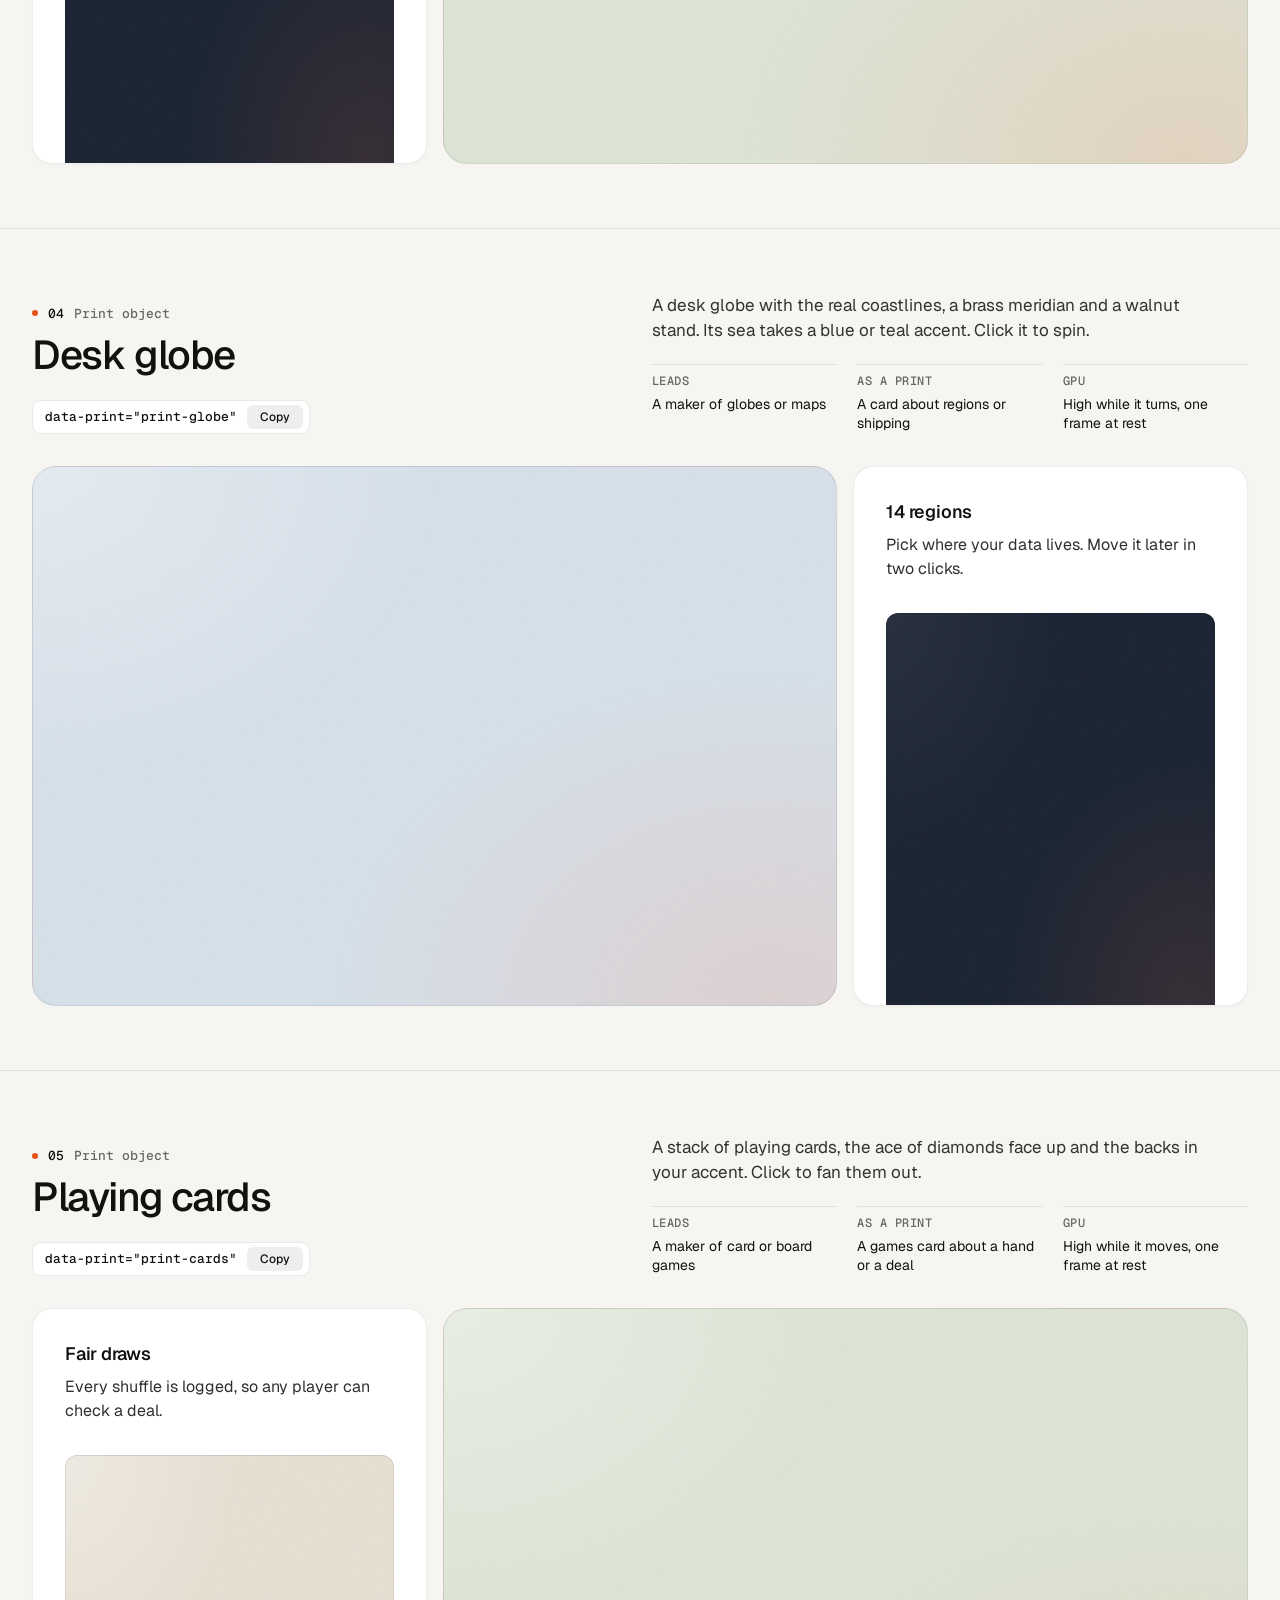
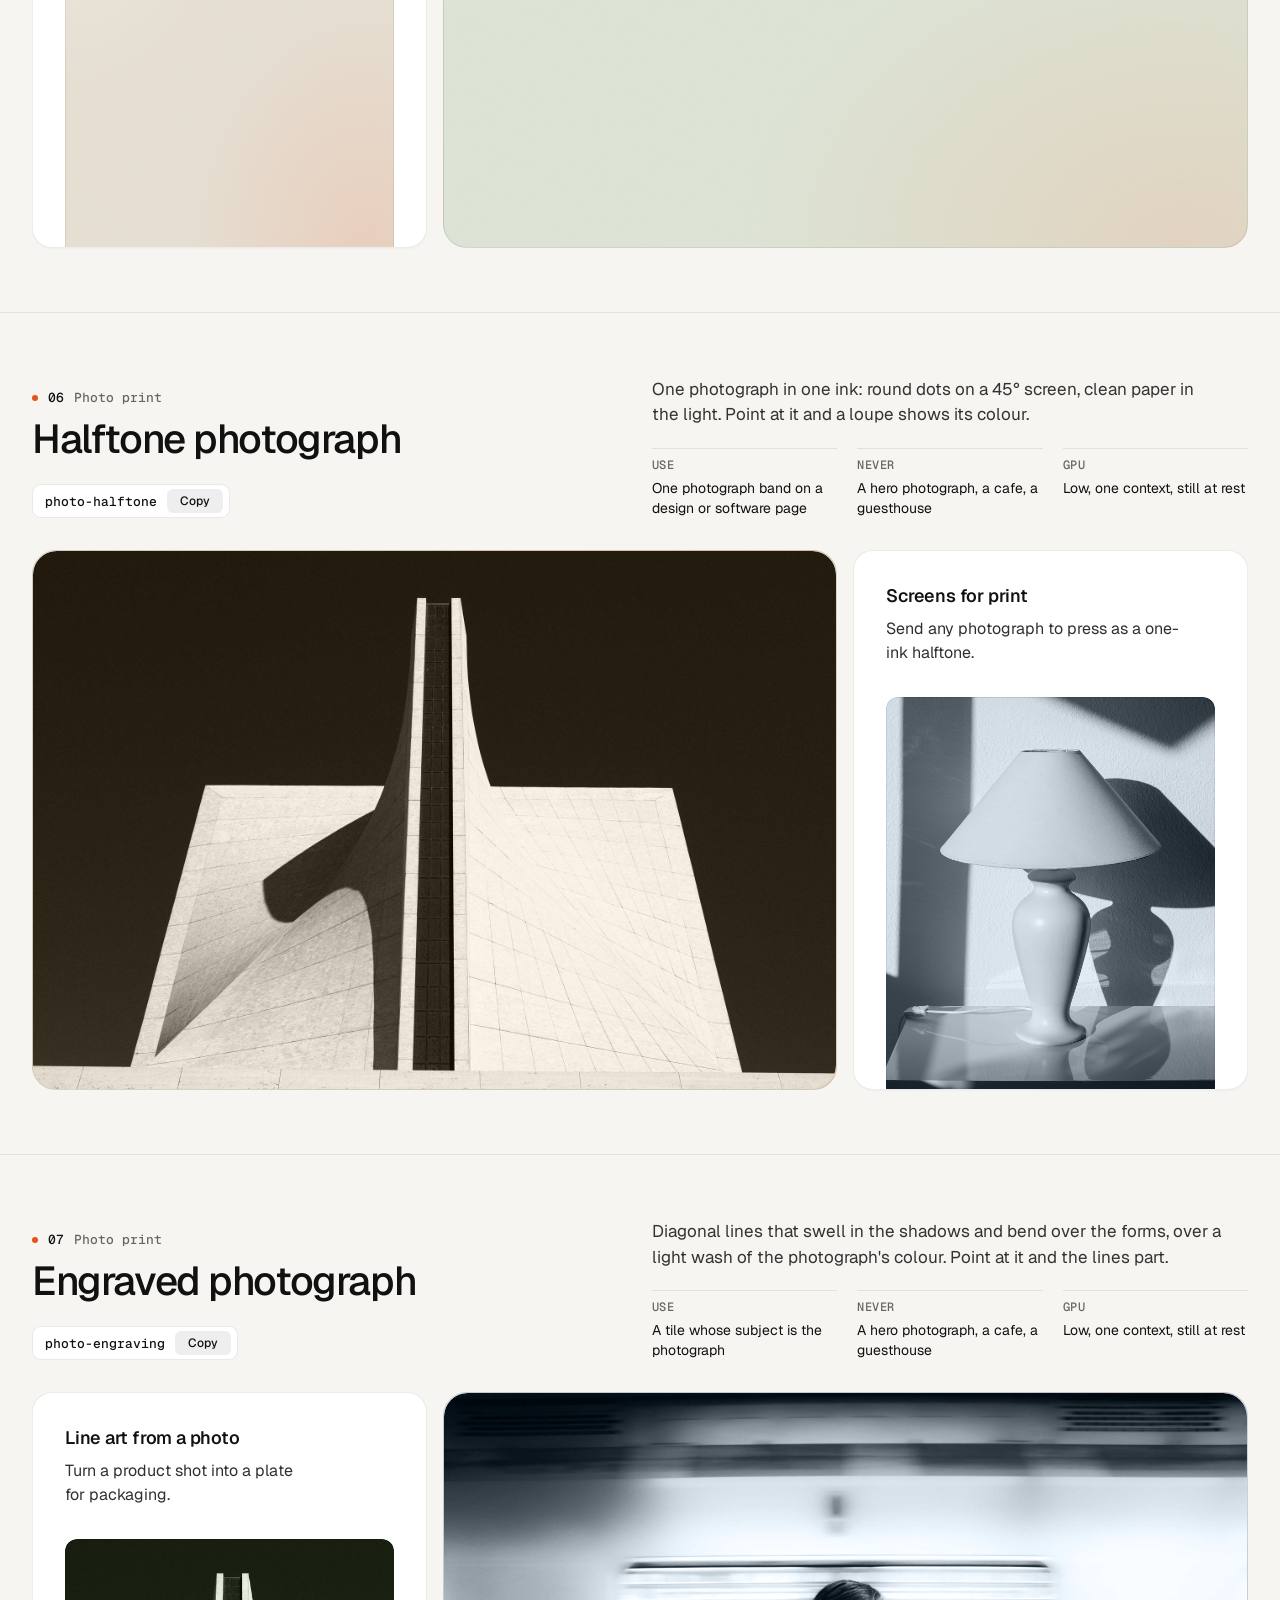
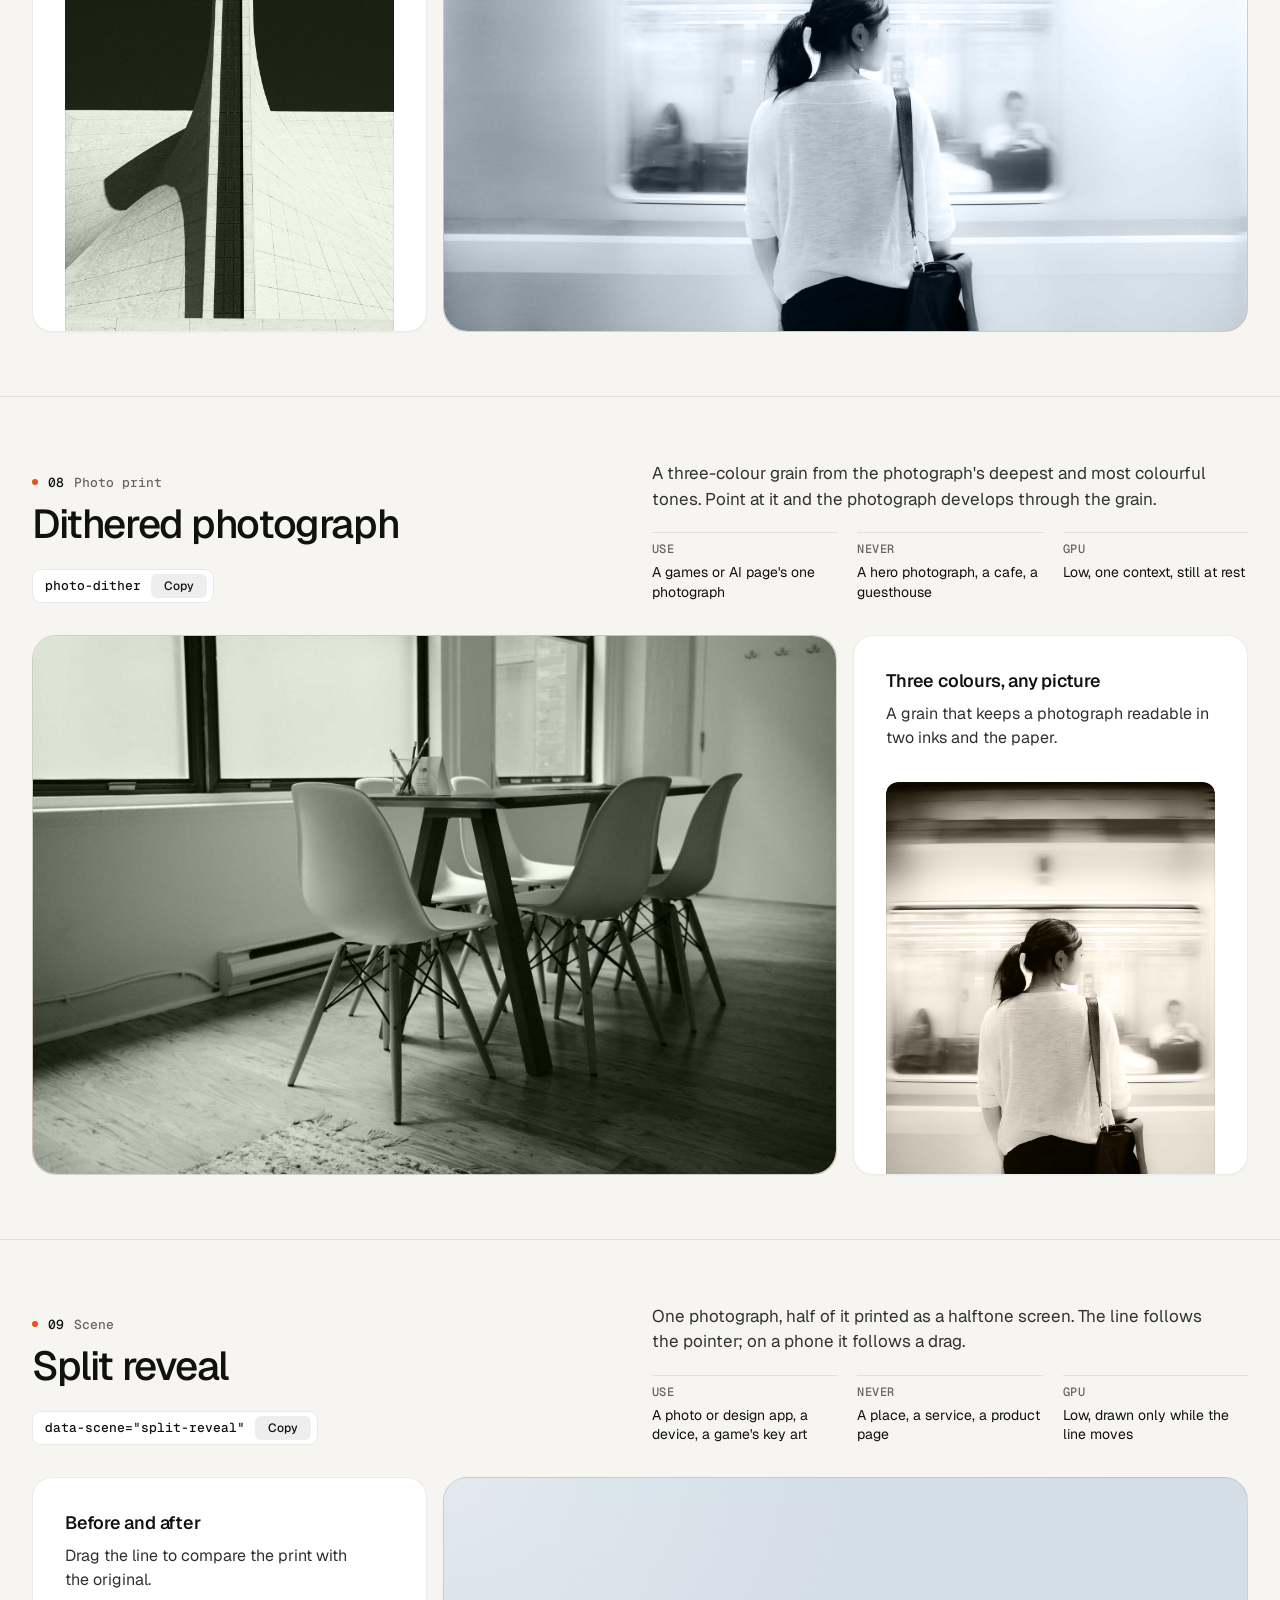
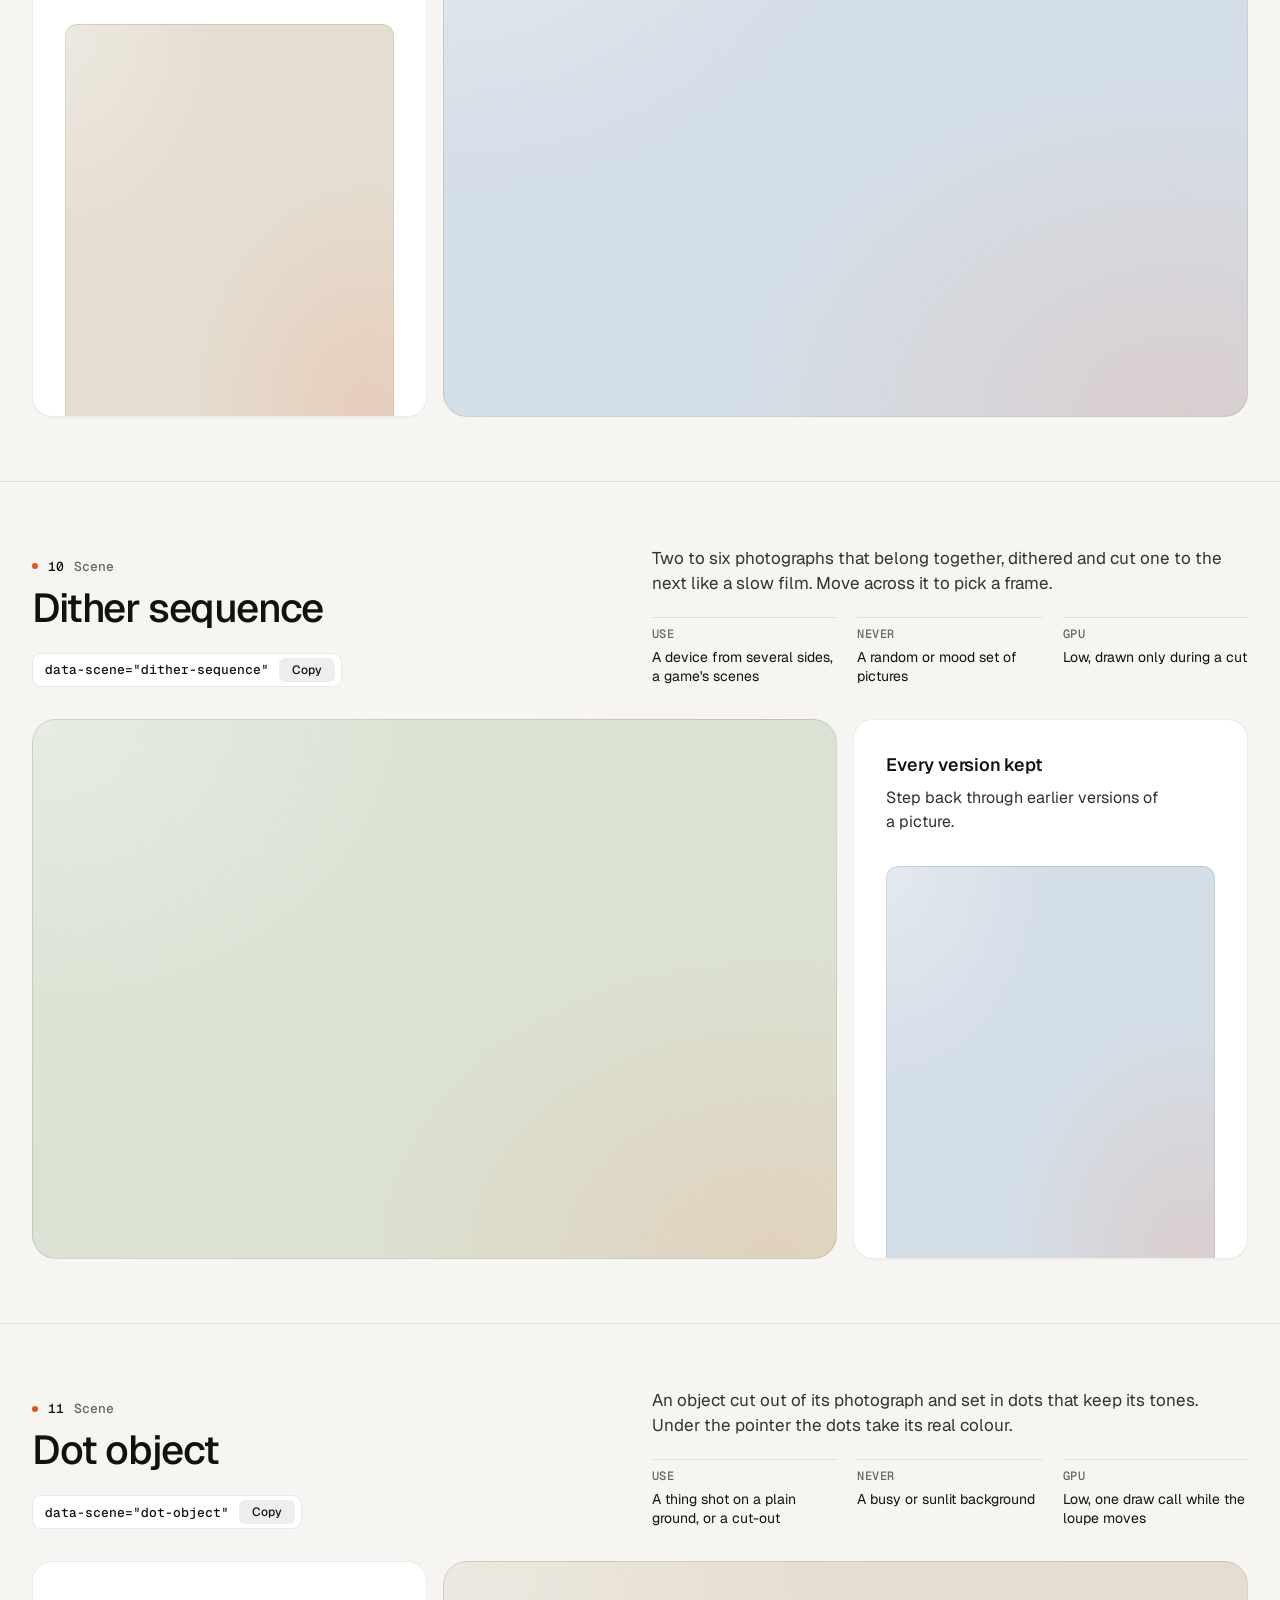
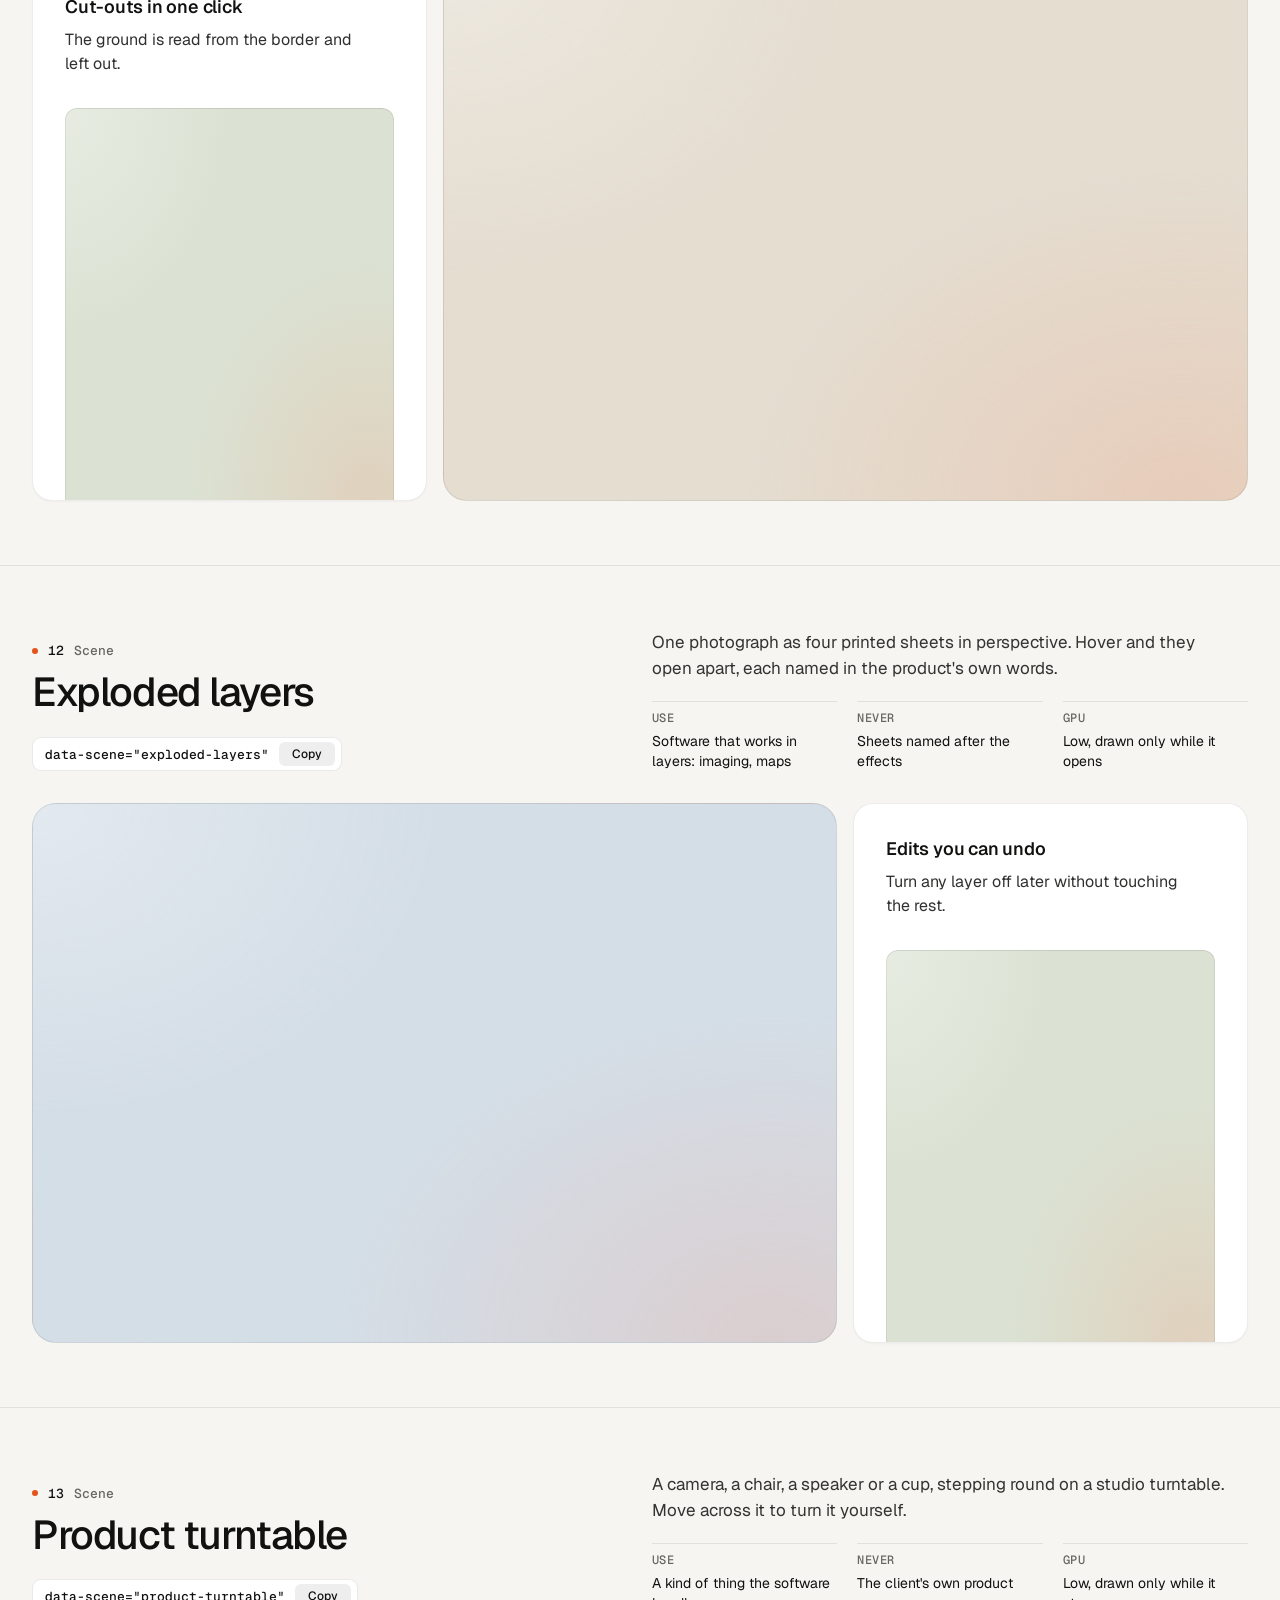
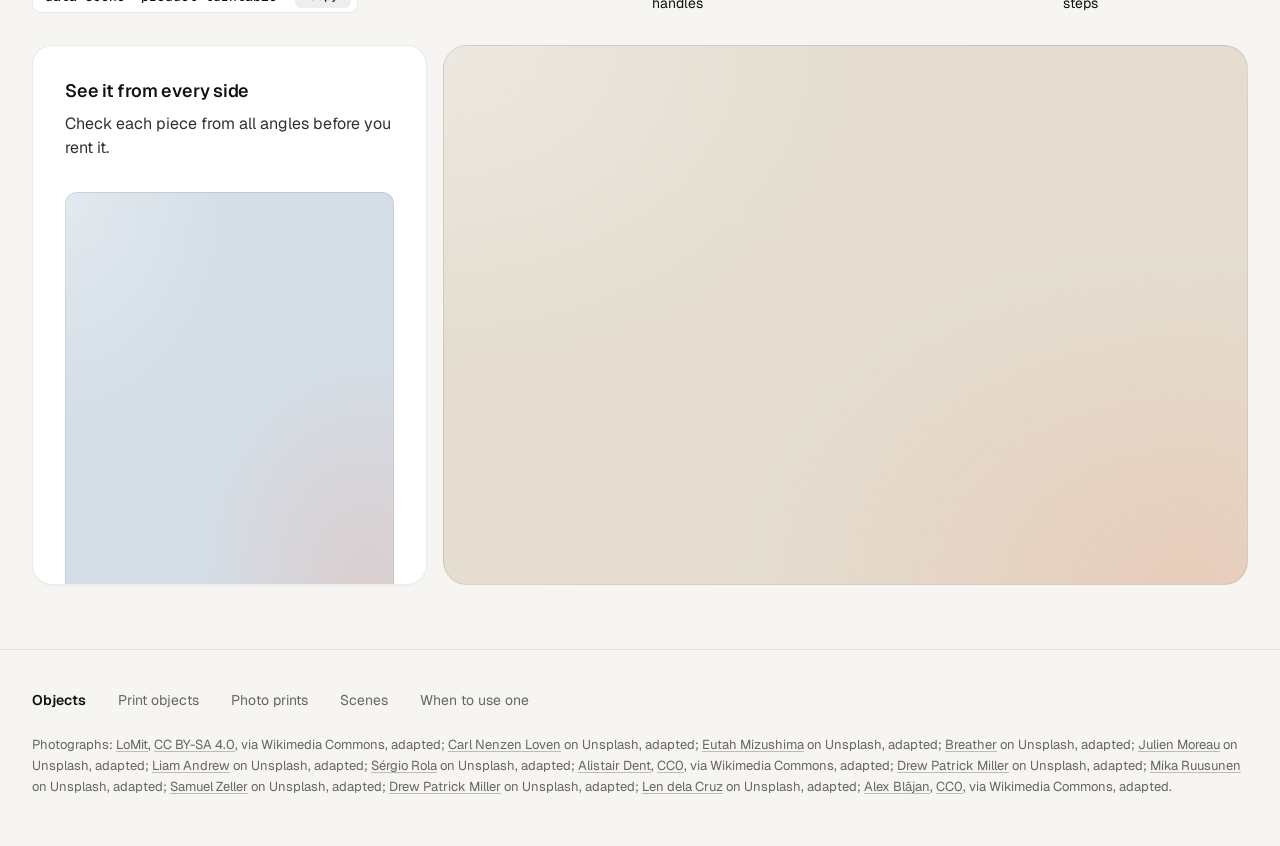
<file: web/assets/objects/index.html>
<!doctype html>
<html lang="en" data-palette="paper">
<head>
<script>window.__tpGlMax = 16;   /* a gallery shows many live effects at once; a page of a site keeps the default 4 (fx.js) */</script>
<meta charset="utf-8">
<meta name="viewport" content="width=device-width, initial-scale=1">
<title>Objects</title>
<meta name="description" content="Thirteen objects for one strong moment a page: products drawn in code, photographs printed by a shader, scenes that answer the pointer.">
<link rel="icon" href="data:,">
<link rel="preconnect" href="https://fonts.googleapis.com">
<link rel="preconnect" href="https://fonts.gstatic.com" crossorigin>
<link href="https://fonts.googleapis.com/css2?family=Geist:wght@300..700&family=Geist+Mono:wght@400;500&display=swap" rel="stylesheet">
<link rel="stylesheet" href="../ui/base.css">
<link rel="stylesheet" href="../ui/cards.css">
<style>
  /* palettes: page tokens, four grounds (--g1 sand, --g2 sky, --g3 sage, --g4 deep) and the globe's sea */
  :root {
    --font-text: "Geist", system-ui, sans-serif; --font-mono: "Geist Mono", ui-monospace, monospace;
    --ease: cubic-bezier(.2, .7, .2, 1);
    --gutter: 32px; --max: 1312px;
  }
  [data-palette="paper"] { --bg: #f6f5f1; --card: #ffffff; --surface: #ffffff; --ink: #111110; --muted: #66655f; --accent: #e5531c; --accent-ink: #ffffff;
    --g1: #e4ddd0; --g2: #d4dee7; --g3: #dbe2d3; --g4: #1a2230; --sea: #2f6aa8; --line: rgb(17 17 16 / 0.09); }
  [data-palette="stone"] { --bg: #e6e5e1; --card: #f3f2ef; --surface: #f3f2ef; --ink: #1a1b1d; --muted: #5d5e62; --accent: #2456d6; --accent-ink: #ffffff;
    --g1: #d6d5d0; --g2: #c9d4df; --g3: #dad3c6; --g4: #1d2633; --sea: #2456d6; --line: rgb(26 27 29 / 0.1); }
  [data-palette="graphite"] { --bg: #0b0b0c; --card: #141416; --surface: #141416; --ink: #f2f2ef; --muted: #96979c; --accent: #ff7a3c; --accent-ink: #120c08;
    --g1: #1e1d1b; --g2: #17202a; --g3: #1b201b; --g4: #23262c; --sea: #4f9be0; --line: rgb(242 242 239 / 0.09); }
  [data-palette="night"] { --bg: #070b14; --card: #0e1420; --surface: #0e1420; --ink: #e9edf3; --muted: #8b94a4; --accent: #5ab9fc; --accent-ink: #07101a;
    --g1: #121a29; --g2: #0f2231; --g3: #16202b; --g4: #1b2536; --sea: #5ab9fc; --line: rgb(233 237 243 / 0.09); }

  * { box-sizing: border-box; }
  html { scroll-padding-top: 64px; }
  html, body { margin: 0; }
  body { font-family: var(--font-text); background: var(--bg); color: var(--ink); -webkit-font-smoothing: antialiased; font-size: 16px; line-height: 1.5;
    transition: background-color 320ms var(--ease), color 320ms var(--ease); }
  a { color: inherit; }
  .wrap { max-width: var(--max); margin: 0 auto; padding: 0 var(--gutter); }

  /* ------------------------------------------------ the bar */
  .bar { position: sticky; top: 0; z-index: 30; background: color-mix(in oklab, var(--bg) 84%, transparent); backdrop-filter: blur(16px) saturate(1.2); border-bottom: 1px solid var(--line); }
  .bar__in { height: 64px; display: flex; align-items: center; gap: 32px; }
  .brand { display: inline-flex; align-items: center; gap: 10px; font-weight: 600; font-size: 15px; letter-spacing: -0.01em; text-decoration: none; }
  .brand svg { width: 22px; height: 22px; }
  .brand svg .a { fill: var(--accent); transition: transform 420ms var(--ease); transform-origin: 11px 11px; }
  .brand:hover svg .a { transform: rotate(90deg); }
  .nav { display: flex; gap: 24px; font-size: 14px; }
  .nav a { position: relative; text-decoration: none; color: var(--muted); transition: color 180ms ease; padding: 6px 0; }
  .nav a::after { content: ""; position: absolute; left: 0; right: 0; bottom: 0; height: 1px; background: currentColor; transform: scaleX(0); transform-origin: left; transition: transform 260ms var(--ease); }
  .nav a:hover { color: var(--ink); }
  .nav a:hover::after { transform: scaleX(1); }
  .sp { flex: 1; }
  .swatches { display: flex; align-items: center; gap: 6px; padding: 4px; border-radius: 999px; border: 1px solid var(--line); background: var(--card); }
  .sw { position: relative; width: 26px; height: 26px; border-radius: 50%; border: 0; padding: 0; cursor: pointer; background: linear-gradient(135deg, var(--s-bg) 0 50%, var(--s-ac) 50% 100%);
    box-shadow: inset 0 0 0 1px rgb(0 0 0 / 0.12); transition: transform 200ms var(--ease); }
  .sw::after { content: ""; position: absolute; inset: -3px; border-radius: 50%; box-shadow: 0 0 0 1.5px var(--ink); opacity: 0; transform: scale(0.8); transition: opacity 200ms ease, transform 260ms var(--ease); }
  .sw:hover { transform: scale(1.08); }
  .sw:active { transform: scale(0.94); }
  .sw[aria-pressed="true"]::after { opacity: 1; transform: scale(1); }
  .sw:focus-visible { outline: 2px solid var(--ink); outline-offset: 3px; }
  .sw-label { font-size: 13px; color: var(--muted); min-width: 60px; text-align: right; }

  /* ------------------------------------------------ grounds: a soft lit mesh of the ground's own tone, a fine grain */
  .gr, .card > .panel.gr { --calm-k: 0%; background-color: var(--pg);
    background-image:
      radial-gradient(80% 90% at 92% 100%, color-mix(in oklab, var(--accent) 13%, var(--pg)), transparent 68%),
      radial-gradient(70% 80% at 0% 0%, color-mix(in oklab, var(--lift, #ffffff) var(--lift-k, 34%), var(--pg)), transparent 72%); }
  .gr.dk, [data-palette="graphite"] .gr, [data-palette="night"] .gr { --lift: #ffffff; --lift-k: 6%; }
  .grain { position: absolute; inset: 0; z-index: 0; pointer-events: none; opacity: .32; mix-blend-mode: soft-light; border-radius: inherit;
    background-image: url("data:image/svg+xml;utf8,<svg xmlns='http://www.w3.org/2000/svg' width='160' height='160'><filter id='n'><feTurbulence type='fractalNoise' baseFrequency='.85' numOctaves='2' stitchTiles='stitch'/><feColorMatrix values='0 0 0 0 .5  0 0 0 0 .5  0 0 0 0 .5  0 0 0 .9 0'/></filter><rect width='100%' height='100%' filter='url(%23n)'/></svg>"); }
  .slot { position: absolute; inset: 0; z-index: 1; border-radius: inherit; }
  .slot > .host { position: absolute; inset: 0; border-radius: inherit; overflow: hidden; }

  /* ------------------------------------------------ hero */
  .hero { min-height: calc(100svh - 64px); display: grid; align-items: center; padding: 56px 0; }
  .hero__grid { display: grid; grid-template-columns: repeat(12, minmax(0, 1fr)); gap: 24px; align-items: center; }
  .hero__copy { grid-column: 1 / span 5; }
  .hero h1 { margin: 0; font-size: clamp(44px, 3.4vw + 12px, 72px); line-height: 1.02; letter-spacing: -0.045em; font-weight: 520; text-wrap: balance; }
  .hero__lede { margin: 24px 0 0; font-size: 19px; line-height: 1.5; color: var(--muted); max-width: 40ch; text-wrap: pretty; }
  .index { margin: 40px 0 0; padding: 0; list-style: none; border-top: 1px solid var(--line); max-width: 460px; }
  .index a { display: grid; grid-template-columns: 1fr auto 20px; align-items: center; gap: 16px; padding: 14px 0; border-bottom: 1px solid var(--line); text-decoration: none; font-size: 16px; font-weight: 500; }
  .index a span { font: 500 13px/1 var(--font-mono); color: var(--muted); }
  .index a svg { width: 16px; height: 16px; transition: transform 260ms var(--ease); }
  .index a:hover svg { transform: translateX(4px); }
  .hero__pics { grid-column: 7 / span 6; display: grid; grid-template-columns: 1fr 1fr; gap: 16px; height: min(70svh, 660px); min-height: 440px; }
  .pic { position: relative; overflow: clip; border-radius: 20px; border: 1px solid var(--line); isolation: isolate; }
  .pic img { position: absolute; inset: 0; width: 100%; height: 100%; object-fit: cover; object-position: 50% 42%; display: block; }
  .pic--down { margin-top: 48px; }

  /* ------------------------------------------------ an object, one screen */
  .obj { min-height: calc(100svh - 64px); display: grid; align-content: center; padding: 64px 0; border-top: 1px solid var(--line); }
  .obj__head { display: grid; grid-template-columns: repeat(12, minmax(0, 1fr)); gap: 24px; align-items: end; margin-bottom: 32px; }
  .obj__title { grid-column: 1 / span 5; }
  .obj__n { margin: 0 0 14px; font: 500 13px/1 var(--font-mono); color: var(--muted); display: flex; gap: 10px; align-items: center; }
  .obj__n b { color: var(--ink); font-weight: 500; }
  .obj__n i { width: 6px; height: 6px; border-radius: 50%; background: var(--accent); display: inline-block; }
  .obj h2 { margin: 0; font-size: clamp(34px, 1.9vw + 16px, 52px); line-height: 1.04; letter-spacing: -0.035em; font-weight: 520; text-wrap: balance; }
  .obj__about { grid-column: 7 / span 6; }
  .obj__line { margin: 0; font-size: 17px; line-height: 1.5; color: color-mix(in oklab, var(--ink) 82%, var(--bg)); max-width: 52ch; text-wrap: pretty; }
  .facts { display: grid; grid-template-columns: repeat(3, minmax(0, 1fr)); gap: 20px; margin: 20px 0 0; }
  .facts div { border-top: 1px solid var(--line); padding-top: 10px; }
  .facts dt { font: 500 12px/1 var(--font-mono); color: var(--muted); text-transform: uppercase; letter-spacing: .04em; }
  .facts dd { margin: 8px 0 0; font-size: 14px; line-height: 1.4; }
  .copy { margin-top: 24px; display: inline-flex; align-items: center; gap: 10px; height: 34px; padding: 0 6px 0 12px; border-radius: 9px; border: 1px solid var(--line);
    background: var(--card); color: var(--ink); font: 500 13px/1 var(--font-mono); cursor: pointer; transition: border-color 180ms ease, transform 160ms var(--ease); }
  .copy:hover { border-color: color-mix(in oklab, var(--ink) 24%, transparent); }
  .copy:active { transform: scale(0.97); }
  .copy:focus-visible { outline: 2px solid var(--ink); outline-offset: 2px; }
  .copy em { font-style: normal; display: inline-grid; place-items: center; height: 24px; padding: 0 8px; border-radius: 6px; background: color-mix(in oklab, var(--ink) 7%, transparent); font-family: var(--font-text); font-size: 12px; overflow: hidden; }
  .copy em span { grid-area: 1 / 1; transition: transform 260ms var(--ease), opacity 200ms ease; }
  .copy em span + span { transform: translateY(110%); opacity: 0; }
  .copy.done em span:first-child { transform: translateY(-110%); opacity: 0; }
  .copy.done em span + span { transform: none; opacity: 1; }

  .duo { display: grid; grid-template-columns: repeat(12, minmax(0, 1fr)); gap: 16px; height: clamp(400px, calc(100svh - 360px), 600px); }
  .big { grid-column: 1 / span 8; position: relative; overflow: clip; isolation: isolate; border-radius: 24px; border: 1px solid var(--line); }
  .duo .card { grid-column: 9 / span 4; }
  .obj:nth-of-type(even) .big { grid-column: 5 / span 8; grid-row: 1; }
  .obj:nth-of-type(even) .duo .card { grid-column: 1 / span 4; grid-row: 1; }
  .duo .card > .panel { flex: 1 1 auto; min-height: 0; }

  /* ------------------------------------------------ footer */
  .foot { border-top: 1px solid var(--line); padding: 40px 0 48px; font-size: 14px; color: var(--muted); }
  .foot__row { display: flex; flex-wrap: wrap; gap: 12px 32px; align-items: baseline; }
  .foot__row b { color: var(--ink); font-weight: 600; }
  .foot__row a { text-decoration: none; }
  .foot__row a:hover { color: var(--ink); }
  .credits { margin: 24px 0 0; font-size: 13px; line-height: 1.6; color: var(--muted); }
  .credits a { text-decoration: underline; text-decoration-color: color-mix(in oklab, currentColor 40%, transparent); text-underline-offset: 2px; }

  @media (max-width: 1023px) {
    .hero__copy, .hero__pics { grid-column: 1 / -1; }
    .hero__pics { height: auto; min-height: 0; }
    .pic { aspect-ratio: 3 / 4; }
    .obj__title, .obj__about { grid-column: 1 / -1; }
    .duo { height: auto; grid-template-columns: minmax(0, 1fr); }
    .big, .duo .card, .obj:nth-of-type(even) .big, .obj:nth-of-type(even) .duo .card { grid-column: 1 / -1; grid-row: auto; }
    .big { aspect-ratio: 4 / 3; }
    .duo .card > .panel { flex: none; height: 320px; }
  }
  @media (max-width: 760px) {
    :root { --gutter: 16px; }
    .nav, .sw-label { display: none; }
    .hero { padding: 32px 0 40px; }
    .hero__lede { font-size: 17px; }
    .hero__pics { gap: 10px; }
    .pic { border-radius: 16px; }
    .pic--down { margin-top: 28px; }
    .obj { padding: 72px 0; min-height: 0; }
    .obj .wrap { display: flex; flex-direction: column; }
    .obj__head, .obj__about { display: contents; }
    .obj__title { order: 1; margin-bottom: 16px; }
    .obj__line { order: 2; margin-bottom: 28px; }
    .duo { order: 3; }
    .facts { order: 4; margin-top: 28px; }
    .copy, .index { display: none; }
    .facts { grid-template-columns: minmax(0, 1fr); gap: 0; }
    .facts div { display: grid; grid-template-columns: 96px 1fr; gap: 12px; padding: 10px 0; }
    .facts dd { margin: 0; }
    .big { aspect-ratio: 4 / 5; border-radius: 18px; }
    .duo .card > .panel { height: 300px; }
  }
  @media (prefers-reduced-motion: reduce) { *, *::before, *::after { transition-duration: 0ms !important; } }
</style>
</head>
<body>
<header class="bar">
  <div class="wrap bar__in">
    <a class="brand" href="#top" aria-label="Objects, back to the top">
      <svg viewBox="0 0 22 22" aria-hidden="true"><rect x="1" y="1" width="20" height="20" rx="6" fill="currentColor"/><rect class="a" x="7" y="7" width="8" height="8" rx="2"/></svg>
      Objects
    </a>
    <nav class="nav" aria-label="Families">
      <a href="#print-cup">Print objects</a>
      <a href="#photo-halftone">Photo prints</a>
      <a href="#split-reveal">Scenes</a>
    </nav>
    <span class="sp"></span>
    <span class="sw-label" id="sw-label">Paper</span>
    <div class="swatches" role="group" aria-label="Palette">
      <button type="button" class="sw" data-pal="paper" aria-label="Paper" aria-pressed="true" style="--s-bg:#f6f5f1;--s-ac:#e5531c"></button>
      <button type="button" class="sw" data-pal="stone" aria-label="Stone" aria-pressed="false" style="--s-bg:#e6e5e1;--s-ac:#2456d6"></button>
      <button type="button" class="sw" data-pal="graphite" aria-label="Graphite" aria-pressed="false" style="--s-bg:#141416;--s-ac:#ff7a3c"></button>
      <button type="button" class="sw" data-pal="night" aria-label="Night" aria-pressed="false" style="--s-bg:#0e1420;--s-ac:#5ab9fc"></button>
    </div>
  </div>
</header>

<main id="top">
  <section class="hero">
    <div class="wrap hero__grid">
      <div class="hero__copy">
        <h1>Objects for one strong moment a page.</h1>
        <p class="hero__lede">Products drawn in code, photographs printed by a shader, and scenes that answer the pointer. A photograph leads where there is one. An object leads where there is none.</p>
        <ul class="index">
          <li><a href="#print-cup">Print objects <span>05</span><svg viewBox="0 0 16 16" fill="none" stroke="currentColor" stroke-width="1.5" aria-hidden="true"><path d="M3 8h10M9 4l4 4-4 4"/></svg></a></li>
          <li><a href="#photo-halftone">Photo prints <span>03</span><svg viewBox="0 0 16 16" fill="none" stroke="currentColor" stroke-width="1.5" aria-hidden="true"><path d="M3 8h10M9 4l4 4-4 4"/></svg></a></li>
          <li><a href="#split-reveal">Scenes <span>05</span><svg viewBox="0 0 16 16" fill="none" stroke="currentColor" stroke-width="1.5" aria-hidden="true"><path d="M3 8h10M9 4l4 4-4 4"/></svg></a></li>
        </ul>
      </div>
      <div class="hero__pics">
        <div class="pic"><img src="photo-kit/photos/lamp.jpg" width="1280" height="1757" alt="Cream ceramic table lamp on a glossy side table in low sun" decoding="async"></div>
        <article class="pic pic--down gr" style="--pg: var(--g1)" aria-label="A balanced-arm desk lamp">
          <div class="grain"></div>
          <div class="slot" data-slot='{"kind":"print","id":"print-lamp","place":"card","ground":"g1","params":{"size":1.06,"x":-0.08,"y":-0.2}}'></div>
        </article>
      </div>
    </div>
  </section>

  <!-- ===================================================== print objects -->
  <section class="obj" id="print-cup">
    <div class="wrap">
      <div class="obj__head">
        <div class="obj__title"><p class="obj__n"><i></i><b>01</b> Print object</p><h2>Cup and saucer</h2>
          <button type="button" class="copy" data-copy='<div data-print="print-cup" data-print-place="card"></div>'>data-print="print-cup"<em><span>Copy</span><span>Copied</span></em></button></div>
        <div class="obj__about">
          <p class="obj__line">A porcelain cup of coffee on its saucer, the glaze in your accent. Click it to stir.</p>
          <dl class="facts"><div><dt>Leads</dt><dd>A tableware maker with no photographs</dd></div><div><dt>As a print</dt><dd>A software card about a morning</dd></div><div><dt>GPU</dt><dd>High while it turns, one frame at rest</dd></div></dl>
        </div>
      </div>
      <div class="duo">
        <article class="big gr" style="--pg: var(--g1)"><div class="grain"></div>
          <div class="slot" data-slot='{"kind":"print","id":"print-cup","place":"hero","ground":"g1","params":{"size":0.96,"x":0.16,"y":-0.04}}'></div></article>
        <article class="card"><h3>Morning digest</h3><p>One email at 8:00 with everything that changed overnight.</p>
          <div class="panel gr" style="--pg: var(--g2)"><div class="grain"></div>
            <div class="slot" data-slot='{"kind":"print","id":"print-cup","place":"card","ground":"g2","params":{"effect":"halftone","turn":0}}'></div></div></article>
      </div>
    </div>
  </section>

  <section class="obj" id="print-wheel">
    <div class="wrap">
      <div class="obj__head">
        <div class="obj__title"><p class="obj__n"><i></i><b>02</b> Print object</p><h2>Bicycle wheel</h2>
          <button type="button" class="copy" data-copy='<div data-print="print-wheel" data-print-place="card"></div>'>data-print="print-wheel"<em><span>Copy</span><span>Copied</span></em></button></div>
        <div class="obj__about">
          <p class="obj__line">A road wheel with a tan-wall tyre, an alloy rim and 24 spokes, the hub in your accent. Click it to spin it up.</p>
          <dl class="facts"><div><dt>Leads</dt><dd>A maker of wheels or hubs, never a whole bike</dd></div><div><dt>As a print</dt><dd>A card about speed or a mechanism</dd></div><div><dt>GPU</dt><dd>High while it turns, one frame at rest</dd></div></dl>
        </div>
      </div>
      <div class="duo">
        <article class="big gr" style="--pg: var(--g2)"><div class="grain"></div>
          <div class="slot" data-slot='{"kind":"print","id":"print-wheel","place":"card","ground":"g2","params":{"size":1.34,"x":-0.08,"y":-0.3}}'></div></article>
        <article class="card"><h3>Background sync</h3><p>Runs every five minutes, whether the app is open or not.</p>
          <div class="panel gr" style="--pg: var(--g3)"><div class="grain"></div>
            <div class="slot" data-slot='{"kind":"print","id":"print-wheel","place":"card","ground":"g3","params":{"effect":"halftone","turn":0}}'></div></div></article>
      </div>
    </div>
  </section>

  <section class="obj" id="print-lamp">
    <div class="wrap">
      <div class="obj__head">
        <div class="obj__title"><p class="obj__n"><i></i><b>03</b> Print object</p><h2>Desk lamp</h2>
          <button type="button" class="copy" data-copy='<div data-print="print-lamp" data-print-place="card"></div>'>data-print="print-lamp"<em><span>Copy</span><span>Copied</span></em></button></div>
        <div class="obj__about">
          <p class="obj__line">A balanced-arm desk lamp on chrome springs, the base and shade enamelled in your accent. Click it to switch it on.</p>
          <dl class="facts"><div><dt>Leads</dt><dd>A lighting maker with no photographs</dd></div><div><dt>As a print</dt><dd>A card about focus or working late</dd></div><div><dt>GPU</dt><dd>High while it moves, one frame at rest</dd></div></dl>
        </div>
      </div>
      <div class="duo">
        <article class="big gr" style="--pg: var(--g3)"><div class="grain"></div>
          <div class="slot" data-slot='{"kind":"print","id":"print-lamp","place":"hero","ground":"g3","params":{"size":0.98,"x":0.14,"y":-0.06,"angle":-24}}'></div></article>
        <article class="card"><h3>Focus mode</h3><p>Alerts wait until you switch it off.</p>
          <div class="panel gr dk" style="--pg: var(--g4)"><div class="grain"></div>
            <div class="slot" data-slot='{"kind":"print","id":"print-lamp","place":"card","ground":"g4","params":{"effect":"dither","step":1,"turn":0}}' aria-label="A desk lamp, switched on"></div></div></article>
      </div>
    </div>
  </section>

  <section class="obj" id="print-globe">
    <div class="wrap">
      <div class="obj__head">
        <div class="obj__title"><p class="obj__n"><i></i><b>04</b> Print object</p><h2>Desk globe</h2>
          <button type="button" class="copy" data-copy='<div data-print="print-globe" data-print-place="card" data-print-params=&apos;{"effect":"engrave"}&apos;></div>'>data-print="print-globe"<em><span>Copy</span><span>Copied</span></em></button></div>
        <div class="obj__about">
          <p class="obj__line">A desk globe with the real coastlines, a brass meridian and a walnut stand. Its sea takes a blue or teal accent. Click it to spin.</p>
          <dl class="facts"><div><dt>Leads</dt><dd>A maker of globes or maps</dd></div><div><dt>As a print</dt><dd>A card about regions or shipping</dd></div><div><dt>GPU</dt><dd>High while it turns, one frame at rest</dd></div></dl>
        </div>
      </div>
      <div class="duo">
        <article class="big gr" style="--pg: var(--g2)"><div class="grain"></div>
          <div class="slot" data-slot='{"kind":"print","id":"print-globe","place":"card","ground":"g2","sea":true,"params":{"size":1.3,"x":-0.1,"y":-0.3}}'></div></article>
        <article class="card"><h3>14 regions</h3><p>Pick where your data lives. Move it later in two clicks.</p>
          <div class="panel gr dk" style="--pg: var(--g4)"><div class="grain"></div>
            <div class="slot" data-slot='{"kind":"print","id":"print-globe","place":"card","ground":"g4","sea":true,"params":{"effect":"engrave","turn":0}}'></div></div></article>
      </div>
    </div>
  </section>

  <section class="obj" id="print-cards">
    <div class="wrap">
      <div class="obj__head">
        <div class="obj__title"><p class="obj__n"><i></i><b>05</b> Print object</p><h2>Playing cards</h2>
          <button type="button" class="copy" data-copy='<div data-print="print-cards" data-print-place="card"></div>'>data-print="print-cards"<em><span>Copy</span><span>Copied</span></em></button></div>
        <div class="obj__about">
          <p class="obj__line">A stack of playing cards, the ace of diamonds face up and the backs in your accent. Click to fan them out.</p>
          <dl class="facts"><div><dt>Leads</dt><dd>A maker of card or board games</dd></div><div><dt>As a print</dt><dd>A games card about a hand or a deal</dd></div><div><dt>GPU</dt><dd>High while it moves, one frame at rest</dd></div></dl>
        </div>
      </div>
      <div class="duo">
        <article class="big gr" style="--pg: var(--g3)"><div class="grain"></div>
          <div class="slot" data-slot='{"kind":"print","id":"print-cards","place":"hero","ground":"g3","params":{"size":0.98,"x":0.16,"y":-0.04}}'></div></article>
        <article class="card"><h3>Fair draws</h3><p>Every shuffle is logged, so any player can check a deal.</p>
          <div class="panel gr" style="--pg: var(--g1)"><div class="grain"></div>
            <div class="slot" data-slot='{"kind":"print","id":"print-cards","place":"card","ground":"g1","params":{"effect":"halftone","turn":0}}'></div></div></article>
      </div>
    </div>
  </section>

  <!-- ===================================================== photo prints -->
  <section class="obj" id="photo-halftone">
    <div class="wrap">
      <div class="obj__head">
        <div class="obj__title"><p class="obj__n"><i></i><b>06</b> Photo print</p><h2>Halftone photograph</h2>
          <button type="button" class="copy" data-copy="import print from './assets/objects/photo-halftone/object.js'; print.mount(frame, { palette: fx.readPalette(frame) });">photo-halftone<em><span>Copy</span><span>Copied</span></em></button></div>
        <div class="obj__about">
          <p class="obj__line">One photograph in one ink: round dots on a 45° screen, clean paper in the light. Point at it and a loupe shows its colour.</p>
          <dl class="facts"><div><dt>Use</dt><dd>One photograph band on a design or software page</dd></div><div><dt>Never</dt><dd>A hero photograph, a cafe, a guesthouse</dd></div><div><dt>GPU</dt><dd>Low, one context, still at rest</dd></div></dl>
        </div>
      </div>
      <div class="duo">
        <article class="big gr" style="--pg: var(--g1)">
          <div class="slot" data-slot='{"kind":"photo","id":"photo-halftone","ground":"g1","photo":"concrete"}'></div></article>
        <article class="card"><h3>Screens for print</h3><p>Send any photograph to press as a one-ink halftone.</p>
          <div class="panel gr" style="--pg: var(--g2)">
            <div class="slot" data-slot='{"kind":"photo","id":"photo-halftone","ground":"g2","photo":"lamp","params":{"tint":1}}'></div></div></article>
      </div>
    </div>
  </section>

  <section class="obj" id="photo-engraving">
    <div class="wrap">
      <div class="obj__head">
        <div class="obj__title"><p class="obj__n"><i></i><b>07</b> Photo print</p><h2>Engraved photograph</h2>
          <button type="button" class="copy" data-copy="import print from './assets/objects/photo-engraving/object.js'; print.mount(frame, { palette: fx.readPalette(frame) });">photo-engraving<em><span>Copy</span><span>Copied</span></em></button></div>
        <div class="obj__about">
          <p class="obj__line">Diagonal lines that swell in the shadows and bend over the forms, over a light wash of the photograph's colour. Point at it and the lines part.</p>
          <dl class="facts"><div><dt>Use</dt><dd>A tile whose subject is the photograph</dd></div><div><dt>Never</dt><dd>A hero photograph, a cafe, a guesthouse</dd></div><div><dt>GPU</dt><dd>Low, one context, still at rest</dd></div></dl>
        </div>
      </div>
      <div class="duo">
        <article class="big gr" style="--pg: var(--g2)">
          <div class="slot" data-slot='{"kind":"photo","id":"photo-engraving","ground":"g2","photo":"platform","photoDark":"concrete"}'></div></article>
        <article class="card"><h3>Line art from a photo</h3><p>Turn a product shot into a plate for packaging.</p>
          <div class="panel gr" style="--pg: var(--g3)">
            <div class="slot" data-slot='{"kind":"photo","id":"photo-engraving","ground":"g3","photo":"concrete","photoDark":"room"}'></div></div></article>
      </div>
    </div>
  </section>

  <section class="obj" id="photo-dither">
    <div class="wrap">
      <div class="obj__head">
        <div class="obj__title"><p class="obj__n"><i></i><b>08</b> Photo print</p><h2>Dithered photograph</h2>
          <button type="button" class="copy" data-copy="import print from './assets/objects/photo-dither/object.js'; print.mount(frame, { palette: fx.readPalette(frame) });">photo-dither<em><span>Copy</span><span>Copied</span></em></button></div>
        <div class="obj__about">
          <p class="obj__line">A three-colour grain from the photograph's deepest and most colourful tones. Point at it and the photograph develops through the grain.</p>
          <dl class="facts"><div><dt>Use</dt><dd>A games or AI page's one photograph</dd></div><div><dt>Never</dt><dd>A hero photograph, a cafe, a guesthouse</dd></div><div><dt>GPU</dt><dd>Low, one context, still at rest</dd></div></dl>
        </div>
      </div>
      <div class="duo">
        <article class="big gr" style="--pg: var(--g3)">
          <div class="slot" data-slot='{"kind":"photo","id":"photo-dither","ground":"g3","photo":"room"}'></div></article>
        <article class="card"><h3>Three colours, any picture</h3><p>A grain that keeps a photograph readable in two inks and the paper.</p>
          <div class="panel gr" style="--pg: var(--g1)">
            <div class="slot" data-slot='{"kind":"photo","id":"photo-dither","ground":"g1","photo":"platform"}'></div></div></article>
      </div>
    </div>
  </section>

  <!-- ===================================================== scenes -->
  <section class="obj" id="split-reveal">
    <div class="wrap">
      <div class="obj__head">
        <div class="obj__title"><p class="obj__n"><i></i><b>09</b> Scene</p><h2>Split reveal</h2>
          <button type="button" class="copy" data-copy='<div data-scene="split-reveal" data-scene-src="assets/img/photo.jpg"></div>'>data-scene="split-reveal"<em><span>Copy</span><span>Copied</span></em></button></div>
        <div class="obj__about">
          <p class="obj__line">One photograph, half of it printed as a halftone screen. The line follows the pointer; on a phone it follows a drag.</p>
          <dl class="facts"><div><dt>Use</dt><dd>A photo or design app, a device, a game's key art</dd></div><div><dt>Never</dt><dd>A place, a service, a product page</dd></div><div><dt>GPU</dt><dd>Low, drawn only while the line moves</dd></div></dl>
        </div>
      </div>
      <div class="duo">
        <article class="big gr" style="--pg: var(--g2)">
          <div class="slot" data-slot='{"kind":"scene","id":"split-reveal","ground":"g2","src":"default"}'></div></article>
        <article class="card"><h3>Before and after</h3><p>Drag the line to compare the print with the original.</p>
          <div class="panel gr" style="--pg: var(--g1)">
            <div class="slot" data-slot='{"kind":"scene","id":"split-reveal","ground":"g1","src":"roof","params":{"side":"right","split":0.42}}'></div></div></article>
      </div>
    </div>
  </section>

  <section class="obj" id="dither-sequence">
    <div class="wrap">
      <div class="obj__head">
        <div class="obj__title"><p class="obj__n"><i></i><b>10</b> Scene</p><h2>Dither sequence</h2>
          <button type="button" class="copy" data-copy='<div data-scene="dither-sequence" data-scene-src=&apos;[{"src":"a.jpg"},{"src":"b.jpg"}]&apos;></div>'>data-scene="dither-sequence"<em><span>Copy</span><span>Copied</span></em></button></div>
        <div class="obj__about">
          <p class="obj__line">Two to six photographs that belong together, dithered and cut one to the next like a slow film. Move across it to pick a frame.</p>
          <dl class="facts"><div><dt>Use</dt><dd>A device from several sides, a game's scenes</dd></div><div><dt>Never</dt><dd>A random or mood set of pictures</dd></div><div><dt>GPU</dt><dd>Low, drawn only during a cut</dd></div></dl>
        </div>
      </div>
      <div class="duo">
        <article class="big gr" style="--pg: var(--g3)">
          <div class="slot" data-slot='{"kind":"scene","id":"dither-sequence","ground":"g3","src":"default"}'></div></article>
        <article class="card"><h3>Every version kept</h3><p>Step back through earlier versions of a picture.</p>
          <div class="panel gr" style="--pg: var(--g2)">
            <div class="slot" data-slot='{"kind":"scene","id":"dither-sequence","ground":"g2","src":"spirals","params":{"fit":"contain","autoplay":0}}'></div></div></article>
      </div>
    </div>
  </section>

  <section class="obj" id="dot-object">
    <div class="wrap">
      <div class="obj__head">
        <div class="obj__title"><p class="obj__n"><i></i><b>11</b> Scene</p><h2>Dot object</h2>
          <button type="button" class="copy" data-copy='<div data-scene="dot-object" data-scene-src="assets/img/object-on-white.jpg"></div>'>data-scene="dot-object"<em><span>Copy</span><span>Copied</span></em></button></div>
        <div class="obj__about">
          <p class="obj__line">An object cut out of its photograph and set in dots that keep its tones. Under the pointer the dots take its real colour.</p>
          <dl class="facts"><div><dt>Use</dt><dd>A thing shot on a plain ground, or a cut-out</dd></div><div><dt>Never</dt><dd>A busy or sunlit background</dd></div><div><dt>GPU</dt><dd>Low, one draw call while the loupe moves</dd></div></dl>
        </div>
      </div>
      <div class="duo">
        <article class="big gr" style="--pg: var(--g1)">
          <div class="slot" data-slot='{"kind":"scene","id":"dot-object","ground":"g1","src":"default"}'></div></article>
        <article class="card"><h3>Cut-outs in one click</h3><p>The ground is read from the border and left out.</p>
          <div class="panel gr" style="--pg: var(--g3)">
            <div class="slot" data-slot='{"kind":"scene","id":"dot-object","ground":"g3","src":"dahlia"}'></div></div></article>
      </div>
    </div>
  </section>

  <section class="obj" id="exploded-layers">
    <div class="wrap">
      <div class="obj__head">
        <div class="obj__title"><p class="obj__n"><i></i><b>12</b> Scene</p><h2>Exploded layers</h2>
          <button type="button" class="copy" data-copy='<div data-scene="exploded-layers" data-scene-src="assets/img/photo.jpg" data-scene-params=&apos;{"names":["Photo","Colour","Light","Depth"]}&apos;></div>'>data-scene="exploded-layers"<em><span>Copy</span><span>Copied</span></em></button></div>
        <div class="obj__about">
          <p class="obj__line">One photograph as four printed sheets in perspective. Hover and they open apart, each named in the product's own words.</p>
          <dl class="facts"><div><dt>Use</dt><dd>Software that works in layers: imaging, maps</dd></div><div><dt>Never</dt><dd>Sheets named after the effects</dd></div><div><dt>GPU</dt><dd>Low, drawn only while it opens</dd></div></dl>
        </div>
      </div>
      <div class="duo">
        <article class="big gr" style="--pg: var(--g2)">
          <div class="slot" data-slot='{"kind":"scene","id":"exploded-layers","ground":"g2","src":"default","params":{"names":["Photo","Colour","Light","Depth"]}}'></div></article>
        <article class="card"><h3>Edits you can undo</h3><p>Turn any layer off later without touching the rest.</p>
          <div class="panel gr" style="--pg: var(--g3)">
            <div class="slot" data-slot='{"kind":"scene","id":"exploded-layers","ground":"g3","src":"lattice"}'></div></div></article>
      </div>
    </div>
  </section>

  <section class="obj" id="product-turntable">
    <div class="wrap">
      <div class="obj__head">
        <div class="obj__title"><p class="obj__n"><i></i><b>13</b> Scene</p><h2>Product turntable</h2>
          <button type="button" class="copy" data-copy='<div data-scene="product-turntable" data-scene-params=&apos;{"form":"chair"}&apos;></div>'>data-scene="product-turntable"<em><span>Copy</span><span>Copied</span></em></button></div>
        <div class="obj__about">
          <p class="obj__line">A camera, a chair, a speaker or a cup, stepping round on a studio turntable. Move across it to turn it yourself.</p>
          <dl class="facts"><div><dt>Use</dt><dd>A kind of thing the software handles</dd></div><div><dt>Never</dt><dd>The client's own product</dd></div><div><dt>GPU</dt><dd>Low, drawn only while it steps</dd></div></dl>
        </div>
      </div>
      <div class="duo">
        <article class="big gr" style="--pg: var(--g1)">
          <div class="slot" data-slot='{"kind":"scene","id":"product-turntable","ground":"g1","params":{"form":"camera"}}' aria-label="A camera on a turntable"></div></article>
        <article class="card"><h3>See it from every side</h3><p>Check each piece from all angles before you rent it.</p>
          <div class="panel gr" style="--pg: var(--g2)">
            <div class="slot" data-slot='{"kind":"scene","id":"product-turntable","ground":"g2","params":{"form":"chair","start":-40,"autoplay":0}}' aria-label="A side chair"></div></div></article>
      </div>
    </div>
  </section>
</main>

<footer class="foot">
  <div class="wrap">
    <div class="foot__row">
      <b>Objects</b>
      <a href="_print-core/README.md">Print objects</a>
      <a href="photo-kit/README.md">Photo prints</a>
      <a href="_scenes/README.md">Scenes</a>
      <a href="../../references/effects-objects.md">When to use one</a>
    </div>
    <p class="credits" id="credits"></p>
  </div>
</footer>

<script type="module">
  /*
    The showcase's own mounting: every [data-slot] mounts when it comes near the screen and is destroyed
    when it leaves, and never more than MAX are mounted at once, so the page holds at most 4 live WebGL
    contexts (each mounted object holds one at most; still print objects hold none).
  */
  import fx from '../effects/fx.js';
  import { creditsLine } from './photo-kit/photo.js';
  import { DEFAULT_PHOTO as SPLIT } from './split-reveal/object.js';
  import { DEFAULT_SEQUENCE } from './dither-sequence/object.js';
  import { DEFAULT_PHOTO as TULIP } from './dot-object/object.js';
  import { DEFAULT_PHOTO as MIXER } from './exploded-layers/object.js';

  const MAX = 4, CAP = { print: 4, photo: 3, scene: 4 };
  const root = document.documentElement;
  const q = new URLSearchParams(location.search);
  const U = 'https://unsplash.com/license', CC0 = 'https://creativecommons.org/publicdomain/zero/1.0/';
  const SRC = {
    roof: { id: 618, ratio: 1.5, alt: 'Curving glass and steel lattice roof in black and white', by: 'Mika Ruusunen', licence: 'Unsplash licence', licenceUrl: U, page: 'https://unsplash.com/photos/ypVM8PnygUo' },
    lattice: { id: 893, ratio: 1.5, alt: 'Curved latticed building facade forming sweeping lines', by: 'Samuel Zeller', licence: 'Unsplash licence', licenceUrl: U, page: 'https://unsplash.com/photos/j0g8taxHZa0' },
    spirals: [
      { id: 949, ratio: 0.66, alt: 'A white spiral atrium under a glass dome, seen from below', by: 'Drew Patrick Miller', licence: 'Unsplash licence', licenceUrl: U, page: 'https://unsplash.com/photos/VLT62-JzddA' },
      { id: 679, ratio: 1, alt: 'Spiralling concrete curves around a small round window', by: 'Len dela Cruz', licence: 'Unsplash licence', licenceUrl: U, page: 'https://unsplash.com/photos/ScEKf8u7y-c' },
    ],
    dahlia: { id: 'commons-minimal-orange-dahlia', source: 'commons', ratio: 1.523, width: 5830, focus: [0.5, 0.5], alt: 'An orange dahlia on a black ground', by: 'Alex Blăjan', licence: 'CC0', licenceUrl: CC0,
      url: 'https://upload.wikimedia.org/wikipedia/commons/5/5e/Minimal_orange_dahlia_%28Unsplash%29.jpg', page: 'https://commons.wikimedia.org/wiki/File:Minimal_orange_dahlia_(Unsplash).jpg' },
  };
  const DEFAULTS = { 'split-reveal': SPLIT, 'dither-sequence': DEFAULT_SEQUENCE, 'dot-object': TULIP, 'exploded-layers': MIXER };
  const lib = await fetch(new URL('./photo-kit/photos.json', import.meta.url)).then(r => r.json()).catch(() => ({ photos: [] }));
  const PHOTOS = Object.fromEntries(lib.photos.map(p => [p.key, p]));

  // ---- palette: the page tokens, a ground's paper and an ink that reads on it
  const tok = n => getComputedStyle(root).getPropertyValue(n).trim();
  const lum = hex => { const h = hex.replace('#', ''); const c = [0, 2, 4].map(i => parseInt(h.slice(i, i + 2), 16) / 255); return 0.2126 * c[0] + 0.7152 * c[1] + 0.0722 * c[2]; };
  function paletteFor(cfg) {
    const bg = tok('--' + (cfg.ground || 'g1')), ink = tok('--ink');
    const light = lum(bg) > 0.4, pageLight = lum(ink) < 0.4;
    const gInk = light ? (pageLight ? ink : '#17181b') : (pageLight ? '#eef0f2' : ink);
    return fx.normalizePalette({ bg, surface: bg, ink: gInk, accent: cfg.sea ? tok('--sea') : tok('--accent'), accentInk: tok('--accent-ink') });
  }

  // ---- mounting
  const slots = [...document.querySelectorAll('[data-slot]')];
  const st = new Map(slots.map(el => [el, { cfg: JSON.parse(el.dataset.slot), near: false, ctrl: null, host: null, busy: false }]));
  const mods = new Map();
  const load = id => { if (!mods.has(id)) mods.set(id, import(`./${id}/object.js`).then(m => m.default)); return mods.get(id); };
  // a photo print may name a darker photograph for the dark palettes (a pale one prints as a light plate there)
  const isDark = () => lum(tok('--bg')) < 0.4;
  const photoKey = cfg => (cfg.photoDark && isDark() ? cfg.photoDark : cfg.photo);
  const srcOf = cfg => {
    if (cfg.kind === 'photo') return new URL('./photo-kit/' + PHOTOS[photoKey(cfg)].file, import.meta.url).href;
    if (!cfg.src) return undefined;
    return cfg.src === 'default' ? DEFAULTS[cfg.id] : SRC[cfg.src];
  };
  // a photo print's slot shows its photograph toned into the ground until the print draws, before it
  // mounts too: never an empty panel, even on a slow device
  function underlay(box, cfg) {
    if (cfg.kind !== 'photo') return;
    const p = PHOTOS[photoKey(cfg)];
    Object.assign(box.style, { backgroundColor: 'var(--pg)', backgroundImage: 'url(' + srcOf(cfg) + ')', backgroundSize: 'cover',
      backgroundPosition: (p.focus[0] * 100) + '% ' + (p.focus[1] * 100) + '%', backgroundBlendMode: 'luminosity' });
  }
  async function mount(el) {
    const s = st.get(el);
    s.busy = true;
    try {
      const obj = await load(s.cfg.id);
      if (!s.want) return;
      const host = document.createElement('div');
      host.className = 'host';
      if (el.hasAttribute('aria-label')) host.setAttribute('aria-label', el.getAttribute('aria-label'));
      el.appendChild(host);
      const cfg = s.cfg, palette = paletteFor(cfg);
      let ctrl;
      if (cfg.kind === 'print') ctrl = obj.mount(host, { place: cfg.place, params: cfg.params || {}, palette });
      else if (cfg.kind === 'photo') {
        const p = PHOTOS[photoKey(cfg)];
        s.photo = photoKey(cfg);
        underlay(host, cfg);
        ctrl = obj.mount(host, { palette, src: srcOf(cfg), params: { focusX: p.focus[0], focusY: p.focus[1], ...(cfg.params || {}) } });
      } else ctrl = obj.mount(host, { palette, src: srcOf(cfg), params: cfg.params || {} });
      s.ctrl = ctrl; s.host = host;
    } catch (e) { console.warn('objects:', s.cfg.id, e); }
    finally { s.busy = false; if (!s.want && s.ctrl) unmount(el); schedule(); }
  }
  function unmount(el) {
    const s = st.get(el);
    if (!s.ctrl) return;
    try { s.ctrl.destroy(); } catch (e) { console.warn(e); }
    s.host?.remove();
    s.ctrl = null; s.host = null;
  }
  let queued = 0;
  function reconcile() {
    queued = 0;
    const mid = innerHeight / 2;
    const dist = el => { const r = el.getBoundingClientRect(); return Math.abs((r.top + r.bottom) / 2 - mid); };
    // the nearest first, at most MAX, and at most CAP of one family (photo-kit warns past 3)
    const near = [], kinds = {};
    for (const el of slots.filter(e => st.get(e).near).sort((a, b) => dist(a) - dist(b))) {
      const k = st.get(el).cfg.kind;
      if (near.length < MAX && (kinds[k] || 0) < CAP[k]) { near.push(el); kinds[k] = (kinds[k] || 0) + 1; }
    }
    const want = new Set(near);
    for (const el of slots) { const s = st.get(el); s.want = want.has(el); if (!s.want && s.ctrl && !s.busy) unmount(el); }
    // never more than MAX mounted (or mounting) at once
    let count = slots.filter(el => { const s = st.get(el); return s.ctrl || s.busy; }).length;
    for (const el of near) { const s = st.get(el); if (!s.ctrl && !s.busy && count < MAX) { count++; mount(el); } }
  }
  const schedule = () => { if (!queued) queued = requestAnimationFrame(reconcile); };
  const io = new IntersectionObserver(es => { for (const e of es) st.get(e.target).near = e.isIntersecting; schedule(); }, { rootMargin: '60% 0px' });
  slots.forEach(el => io.observe(el));
  addEventListener('scroll', schedule, { passive: true });
  addEventListener('resize', schedule, { passive: true });

  // ---- palette switch
  const PAL = ['paper', 'stone', 'graphite', 'night'];
  const label = document.getElementById('sw-label');
  function setPalette(name, save) {
    if (!PAL.includes(name)) name = 'paper';
    root.dataset.palette = name;
    for (const b of document.querySelectorAll('[data-pal]')) b.setAttribute('aria-pressed', String(b.dataset.pal === name));
    label.textContent = name[0].toUpperCase() + name.slice(1);
    for (const [el, s] of st) {
      if (s.ctrl && s.cfg.kind === 'photo' && s.photo !== photoKey(s.cfg)) unmount(el);   // its photograph changes: mount it again
      else if (s.ctrl?.setPalette) s.ctrl.setPalette(paletteFor(s.cfg));
    }
    for (const [el, s] of st) underlay(el, s.cfg);
    schedule();
    if (save) try { localStorage.setItem('objects-palette', name); } catch (_) { /* private window */ }
  }
  let saved = null;
  try { saved = localStorage.getItem('objects-palette'); } catch (_) { /* private window */ }
  setPalette(q.get('palette') || saved || 'paper');
  document.querySelector('.swatches').addEventListener('click', e => { const b = e.target.closest('[data-pal]'); if (b) setPalette(b.dataset.pal, true); });

  // ---- copy a mount snippet
  document.addEventListener('click', async e => {
    const b = e.target.closest('.copy');
    if (!b) return;
    try { await navigator.clipboard.writeText(b.dataset.copy); } catch (_) { /* no clipboard: the button still answers */ }
    b.classList.add('done');
    clearTimeout(b._t); b._t = setTimeout(() => b.classList.remove('done'), 1400);
  });

  // ---- the one credit line
  const pk = ['lamp', 'concrete', 'platform', 'room'].map(k => PHOTOS[k]).filter(Boolean).map(p => ({ ...p, adapted: true }));
  const sc = [SPLIT, ...DEFAULT_SEQUENCE, TULIP, MIXER, SRC.roof, SRC.lattice, ...SRC.spirals, SRC.dahlia]
    .map(p => ({ ...p, source: p.source === 'commons' ? 'Wikimedia Commons' : (p.source || 'Unsplash'), adapted: true }));
  const seen = new Set();
  document.getElementById('credits').innerHTML = creditsLine([...pk, ...sc].filter(p => { const k = p.page || p.by; if (seen.has(k)) return false; seen.add(k); return true; }));

  // fetch every object's module and the photographs while the page is idle, so a panel mounts at once
  const prefetch = () => {
    const ids = [...new Set([...st.values()].map(s => s.cfg.id))];
    let i = 0;
    const next = () => { if (i < ids.length) load(ids[i++]).catch(() => {}).finally(() => setTimeout(next, 80)); };
    next();
    for (const p of Object.values(PHOTOS)) { const im = new Image(); im.decoding = 'async'; im.src = new URL('./photo-kit/' + p.file, import.meta.url).href; }
  };
  (window.requestIdleCallback || ((f) => setTimeout(f, 600)))(prefetch, { timeout: 1500 });

  window.__objects = { st, live: () => [...st.values()].filter(s => s.ctrl).length };
  if (document.fonts) await document.fonts.ready;
  root.dataset.ready = '1';
</script>
</body>
</html>
</file>
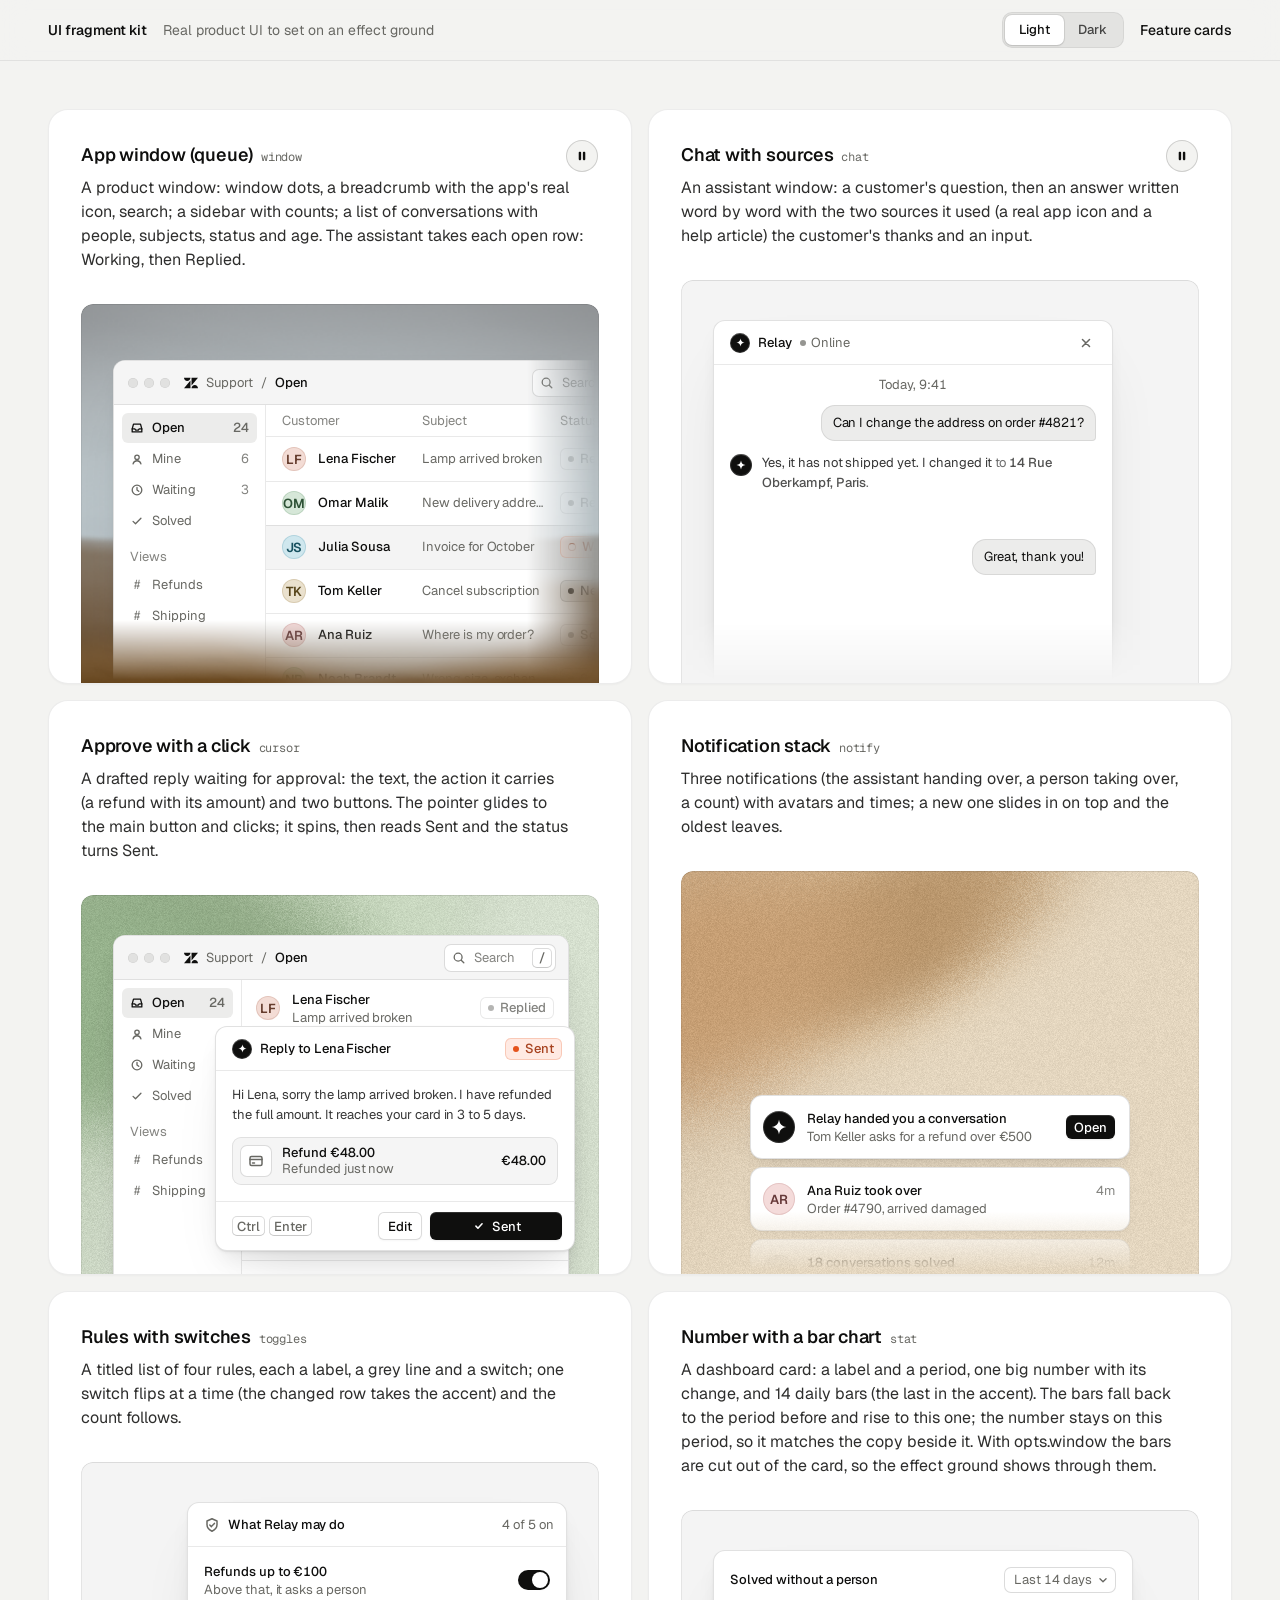
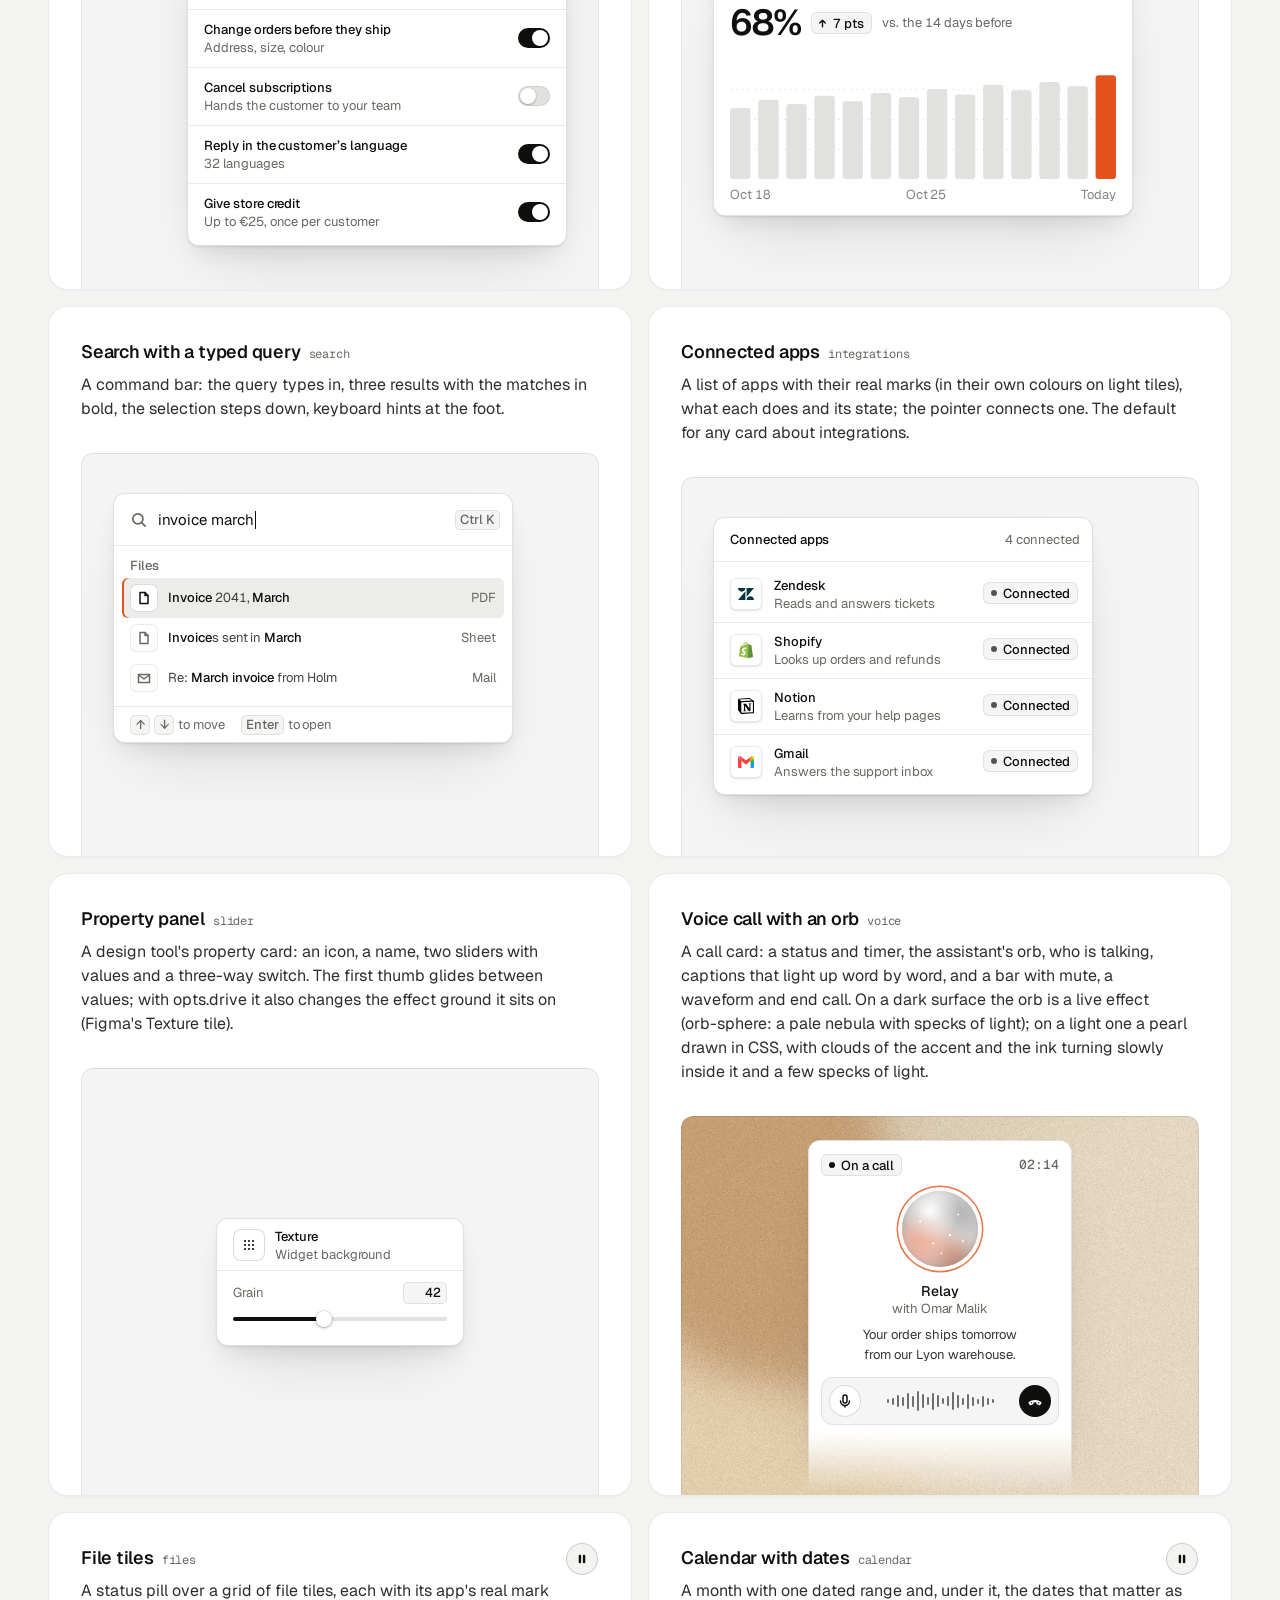
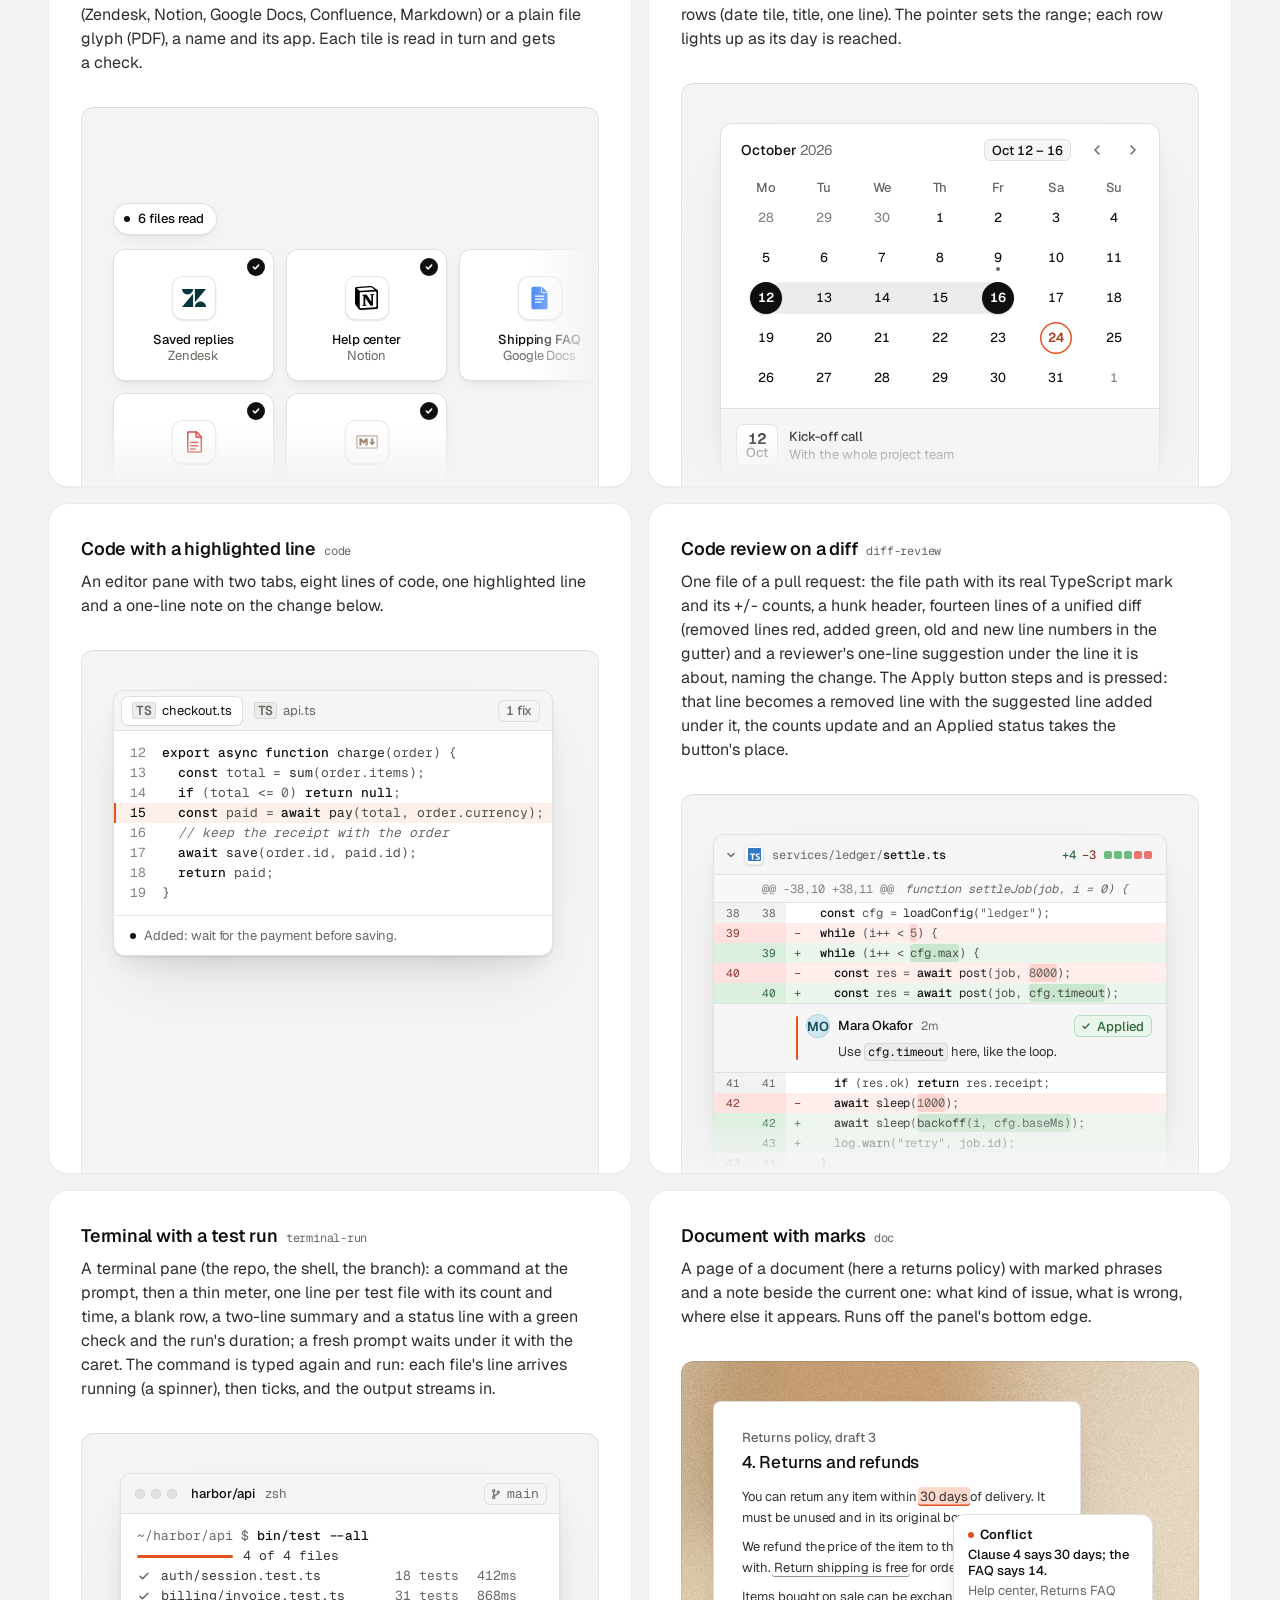
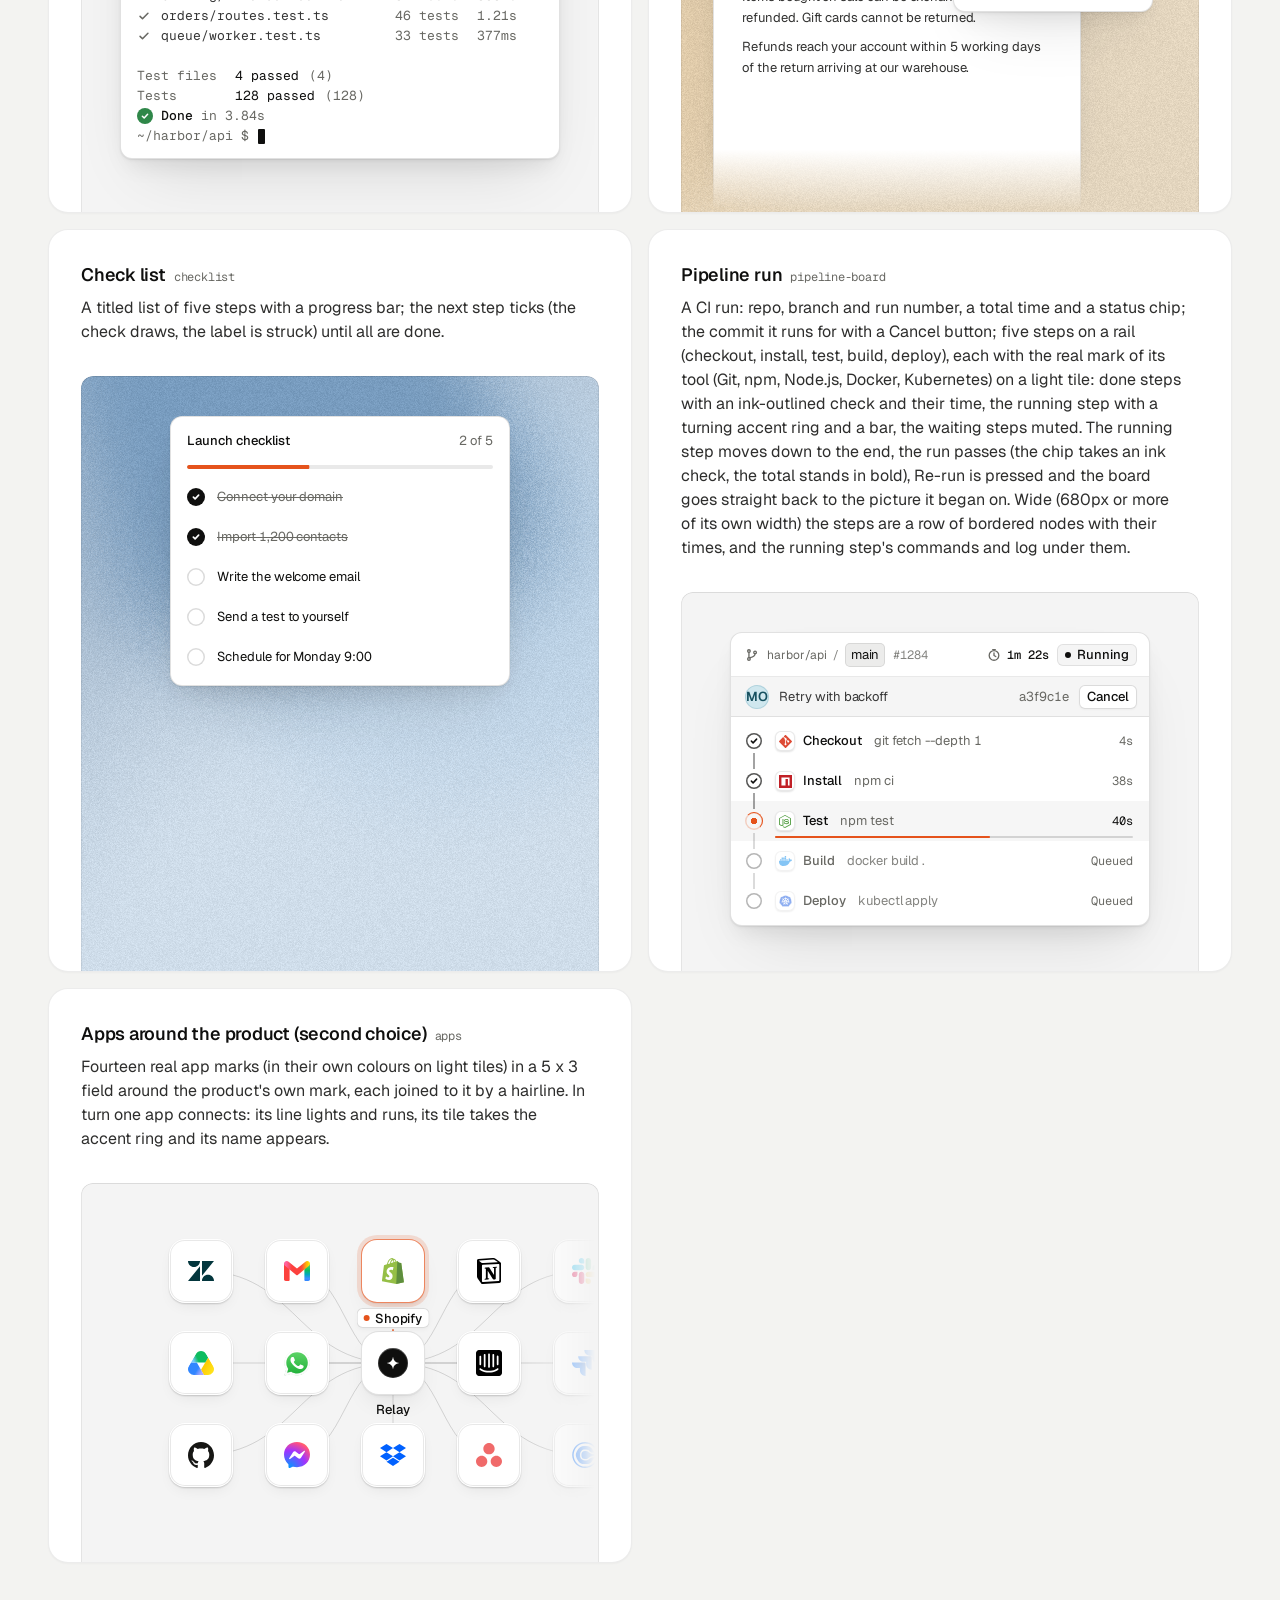
<file: web/assets/ui/index.html>
<!doctype html>
<html lang="en" data-theme="light">
<head>
<script>window.__tpGlMax = 16;   /* a gallery shows many live effects at once; a page of a site keeps the default 4 (fx.js) */</script>
<meta charset="utf-8">
<meta name="viewport" content="width=device-width, initial-scale=1">
<title>UI fragment kit</title>
<meta name="description" content="Nineteen pieces of real product UI from the taste-skill kit, each on an effect ground in a feature card.">
<link rel="preconnect" href="https://fonts.googleapis.com">
<link rel="preconnect" href="https://fonts.gstatic.com" crossorigin>
<link href="https://fonts.googleapis.com/css2?family=Geist:wght@300..700&family=Geist+Mono:wght@400;500&display=swap" rel="stylesheet">
<link rel="stylesheet" href="base.css">
<link rel="stylesheet" href="cards.css">
<style>
  :root { --font-text: "Geist", system-ui, sans-serif; --font-display: "Geist", system-ui, sans-serif; --font-mono: "Geist Mono", ui-monospace, monospace; }
  [data-theme="light"] { --bg: #f3f3f1; --card: #ffffff; --ink: #0f0f0e; --muted: #686863; --accent: #e5531c; --accent-ink: #ffffff; --g-bg: #e9e8e4; --g-surface: #f6f5f2; --frag: #ffffff; --warm: #c9a679; }
  [data-theme="dark"] { --bg: #070708; --card: #151517; --ink: #f2f2ef; --muted: #8f9094; --accent: #ff7a3c; --accent-ink: #120c08; --g-bg: #0e0e10; --g-surface: #1b1c1f; --frag: #1c1d20; --warm: #9c9689; }
  * { box-sizing: border-box; }
  html, body { margin: 0; }
  body { font-family: var(--font-text); background: var(--bg); color: var(--ink); -webkit-font-smoothing: antialiased; }
  .panel { --fx-bg: var(--g-bg); --fx-surface: var(--g-surface); --fx-ink: var(--ink); --fx-muted: var(--muted); --fx-accent: var(--hue, var(--warm)); --fx-accent-ink: var(--accent-ink); --calm: var(--g-bg); --p-h: 380px; }
  .top { position: sticky; top: 0; z-index: 20; background: color-mix(in oklab, var(--bg) 86%, transparent); backdrop-filter: blur(14px); -webkit-backdrop-filter: blur(14px); border-bottom: 1px solid color-mix(in oklab, var(--ink) 8%, transparent); }
  .top__in { max-width: 1232px; margin: 0 auto; padding: 0 24px; height: 60px; display: flex; align-items: center; gap: 16px; font-size: 14px; line-height: 20px; }
  .top__in strong { font-weight: 560; }
  .top__in > span { color: var(--muted); }
  .sp { flex: 1; }
  .seg { display: inline-flex; padding: 3px; border-radius: 10px; background: color-mix(in oklab, var(--ink) 6%, var(--bg)); box-shadow: inset 0 0 0 1px color-mix(in oklab, var(--ink) 6%, transparent); }
  .seg button { font: inherit; font-size: 13px; font-weight: 500; border: 0; background: none; color: color-mix(in oklab, var(--ink) 72%, var(--bg)); height: 30px; padding: 0 14px; border-radius: 7px; cursor: pointer; }
  .seg button[aria-pressed="true"] { background: var(--card); color: var(--ink); box-shadow: 0 0 0 1px color-mix(in oklab, var(--ink) 8%, transparent), 0 1px 2px rgb(0 0 0 / .1); }
  .top__in a { color: var(--ink); text-decoration: none; font-weight: 500; }
  main { max-width: 1232px; margin: 0 auto; padding: 48px 24px 96px; }
  .grid { display: grid; grid-template-columns: repeat(2, minmax(0, 1fr)); gap: 16px; }
  .card > h3 code { font: 400 12px/16px var(--font-mono); color: var(--muted); margin-left: 8px; }
  @media (max-width: 860px) { .grid { grid-template-columns: minmax(0, 1fr); } }
  @media (max-width: 600px) { main { padding: 24px 16px 64px; } .top__in { padding: 0 16px; } .top__in > span { display: none; } .panel { --p-h: 340px; } }
</style>
</head>
<body>
<header class="top">
  <div class="top__in">
    <strong>UI fragment kit</strong><span>Real product UI to set on an effect ground</span>
    <span class="sp"></span>
    <div class="seg" role="group" aria-label="Theme"><button type="button" data-mode="light" aria-pressed="true">Light</button><button type="button" data-mode="dark" aria-pressed="false">Dark</button></div>
    <a href="cards.html">Feature cards</a>
  </div>
</header>
<main><div class="grid" id="grid"></div></main>

<script type="module">
  import fx from '../effects/fx.js';
  import ui from './ui.js';
  const index = await fetch('index.json').then(r => r.json());
  // where each one sits, as its meta.json says: anchored at a corner or rising from the bottom and cut by
  // the panel's edge, or whole with 24px or more of ground round it; a fade only where an edge cuts it.
  // Only the compact slider sits in the calm middle (Figma's Texture tile); the cursor dialog is shown
  // where it belongs, over the lower-right edge of a window. [class, fade, style, opts]
  const PLACE = {
    window: ['at-corner', 'stage--fade-br', '--ay:56px'],
    chat: ['at-rise to-edge', 'stage--fade-b'],
    cursor: ['at-over', '', '--bx:24px;--by:24px'],
    notify: ['at-rise fit', 'stage--fade-b', '--ay:calc(100% - 180px);--ay-sm:calc(100% - 180px);--fit-max:380px'],
    toggles: ['at-right', ''],
    stat: ['at-corner', ''],
    search: ['at-corner', ''],
    integrations: ['at-corner', ''],
    slider: ['at-center', '', '', '{"compact":true,"drive":{"param":"grain","min":0.15,"max":0.95}}'],
    voice: ['at-rise to-edge fit', 'stage--fade-b', '--ax:max(24px, 50% - 132px);--ay:24px;--fit-max:264px'],
    files: ['at-corner wide', 'stage--fade-br', '--w:680px;--ay:96px'],
    calendar: ['at-rise fit', 'stage--fade-b', '--fit-max:440px'],
    code: ['at-corner', ''],
    'diff-review': ['at-corner fit', 'stage--fade-b', '--fit-max:480px'],
    'terminal-run': ['at-rise fit', '', '--fit-max:440px'],
    'pipeline-board': ['at-rise fit', '', '--fit-max:420px'],
    doc: ['at-corner to-edge', 'stage--fade-b'],
    checklist: ['at-rise fit', '', '--fit-max:340px'],
    apps: ['at-corner wide', 'stage--fade-br', '--w:560px;--ay:48px'],
  };
  // grounds behind UI are soft lit fields (never a line or dot pattern), on both themes: the bright
  // picture behind dark UI on the dark page, a clear step darker than white UI on the light page
  // the painting stays abstract (a mist over warm sand, level, fully soft) and shows once on the page
  const PAINT = ['painterly-landscape', { blur: 1, brush: 0.35, slope: 0, hillY: 0.3, horizon: 0.62, calm: 0.2, calmX: 0.6, calmY: 0.8, drift: 0, side: 1 }, '{"bg":"#a3b0b6","accent":"#c49a6c"}'];
  const GRAIN = ['grain-gradient', { speed: 0, grainMotion: 0, calm: 0.2, calmX: 0.5, calmY: 0.6, tint: 0.6, contrast: 0.6 }, '{"bg":"#d9ccb7","surface":"#e9e0d2","ink":"#2a2622","muted":"#6f675c","accent":"#a8794a"}'];
  const SKY = [GRAIN[0], GRAIN[1], '{"bg":"#c6d3df","surface":"#d6e0e9","ink":"#25303a","muted":"#5d6873","accent":"#3f6a92"}'];
  const SAGE = [GRAIN[0], GRAIN[1], '{"bg":"#cdd6c6","surface":"#dce3d6","ink":"#262d24","muted":"#5f6a5a","accent":"#6c8e63"}'];
  const GROUND = (m, i) => (m.name === 'slider' ? GRAIN : i === 0 ? PAINT : [GRAIN, SKY, SAGE][i % 3]);
  const q = new URLSearchParams(location.search);
  const grid = document.getElementById('grid');
  grid.innerHTML = index.fragments.map((m, i) => {
    const [at, fade, extra = '', opts = ''] = PLACE[m.name] || ['at-corner', 'stage--fade-br'];
    const [id, params, pal] = GROUND(m, i);
    const w = at === 'at-center' ? '' : ` style="--ax:32px;--ay:40px;${extra}"`;
    const o = opts ? ` data-ui-opts='${opts}'` : '';
    // the cursor is a dialog over a window's edge: the window under it holds still
    const under = m.name === 'cursor' ? `<div class="at-corner" style="--ax:32px;--ay:40px" data-ui-load="window" data-ui-opts='{"compact":true}' data-ui-still></div>` : '';
    return `<article class="card card--row"><h3>${m.title}<code>${m.name}</code></h3><p>${m.shows}</p>
      <div class="panel" data-fx="${id}" data-fx-seed="${(i + 1) * 17}" data-fx-params='${JSON.stringify(params)}' data-fx-palette='${pal}' style="--calm-k:0%">
        <div class="stage ${fade}">${under}<div class="${at}"${w}${o} data-ui-load="${m.name}"></div></div></div></article>`;
  }).join('');
  function setMode(mode) {
    document.documentElement.dataset.theme = mode;
    document.querySelectorAll('.seg button').forEach(b => b.setAttribute('aria-pressed', String(b.dataset.mode === mode)));
  }
  setMode(q.get('mode') === 'dark' ? 'dark' : 'light');
  if (q.has('t')) fx.setClock(+q.get('t'));
  // each ground is drawn once near the screen and kept as a picture (its WebGL context freed), so nineteen
  // panels need one or two contexts, not nineteen
  await Promise.all([ui.loadAll(grid), ui.grounds(grid, fx)]);
  document.documentElement.dataset.ready = '1';
  document.querySelectorAll('.seg button').forEach(b => b.addEventListener('click', async () => {
    setMode(b.dataset.mode);
    for (const el of grid.querySelectorAll('[data-ui]')) el.__ui?.repaint?.();
    await ui.grounds(grid, fx);
  }));
</script>
</body>
</html>
</file>
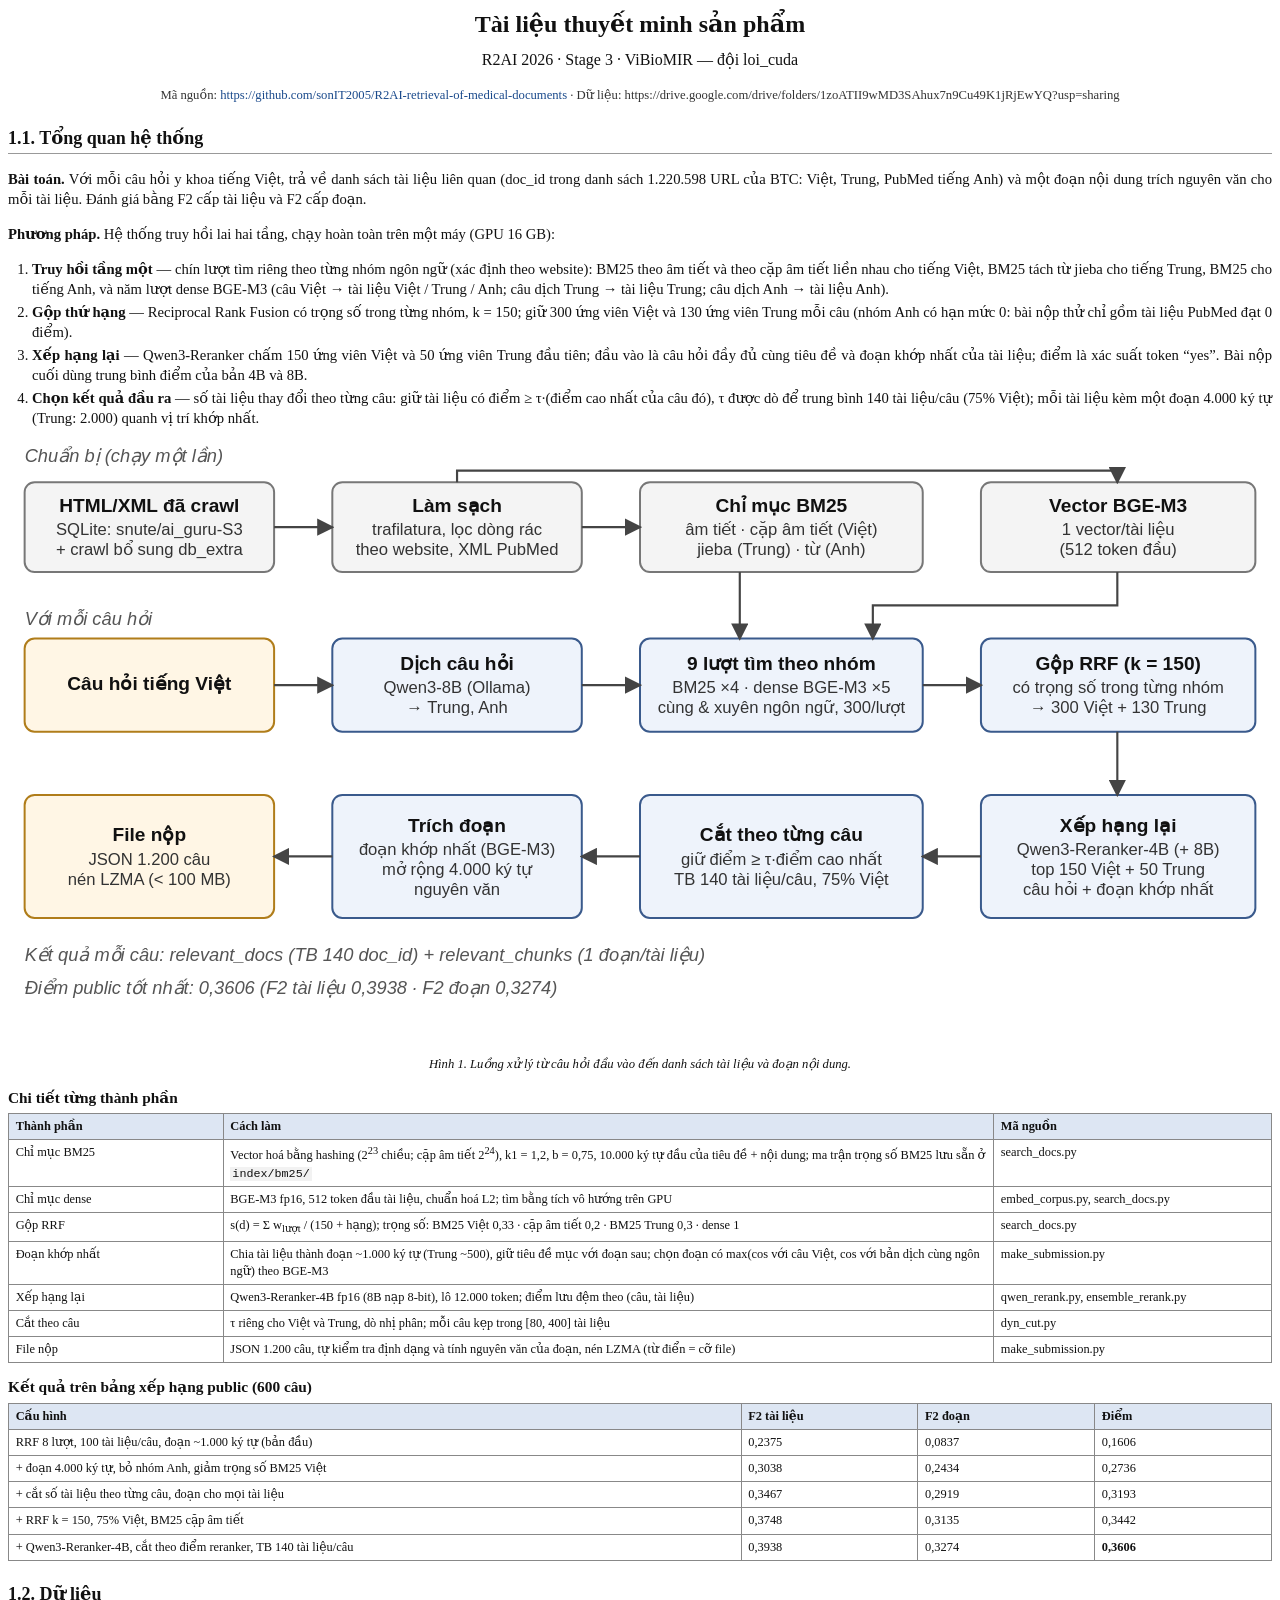
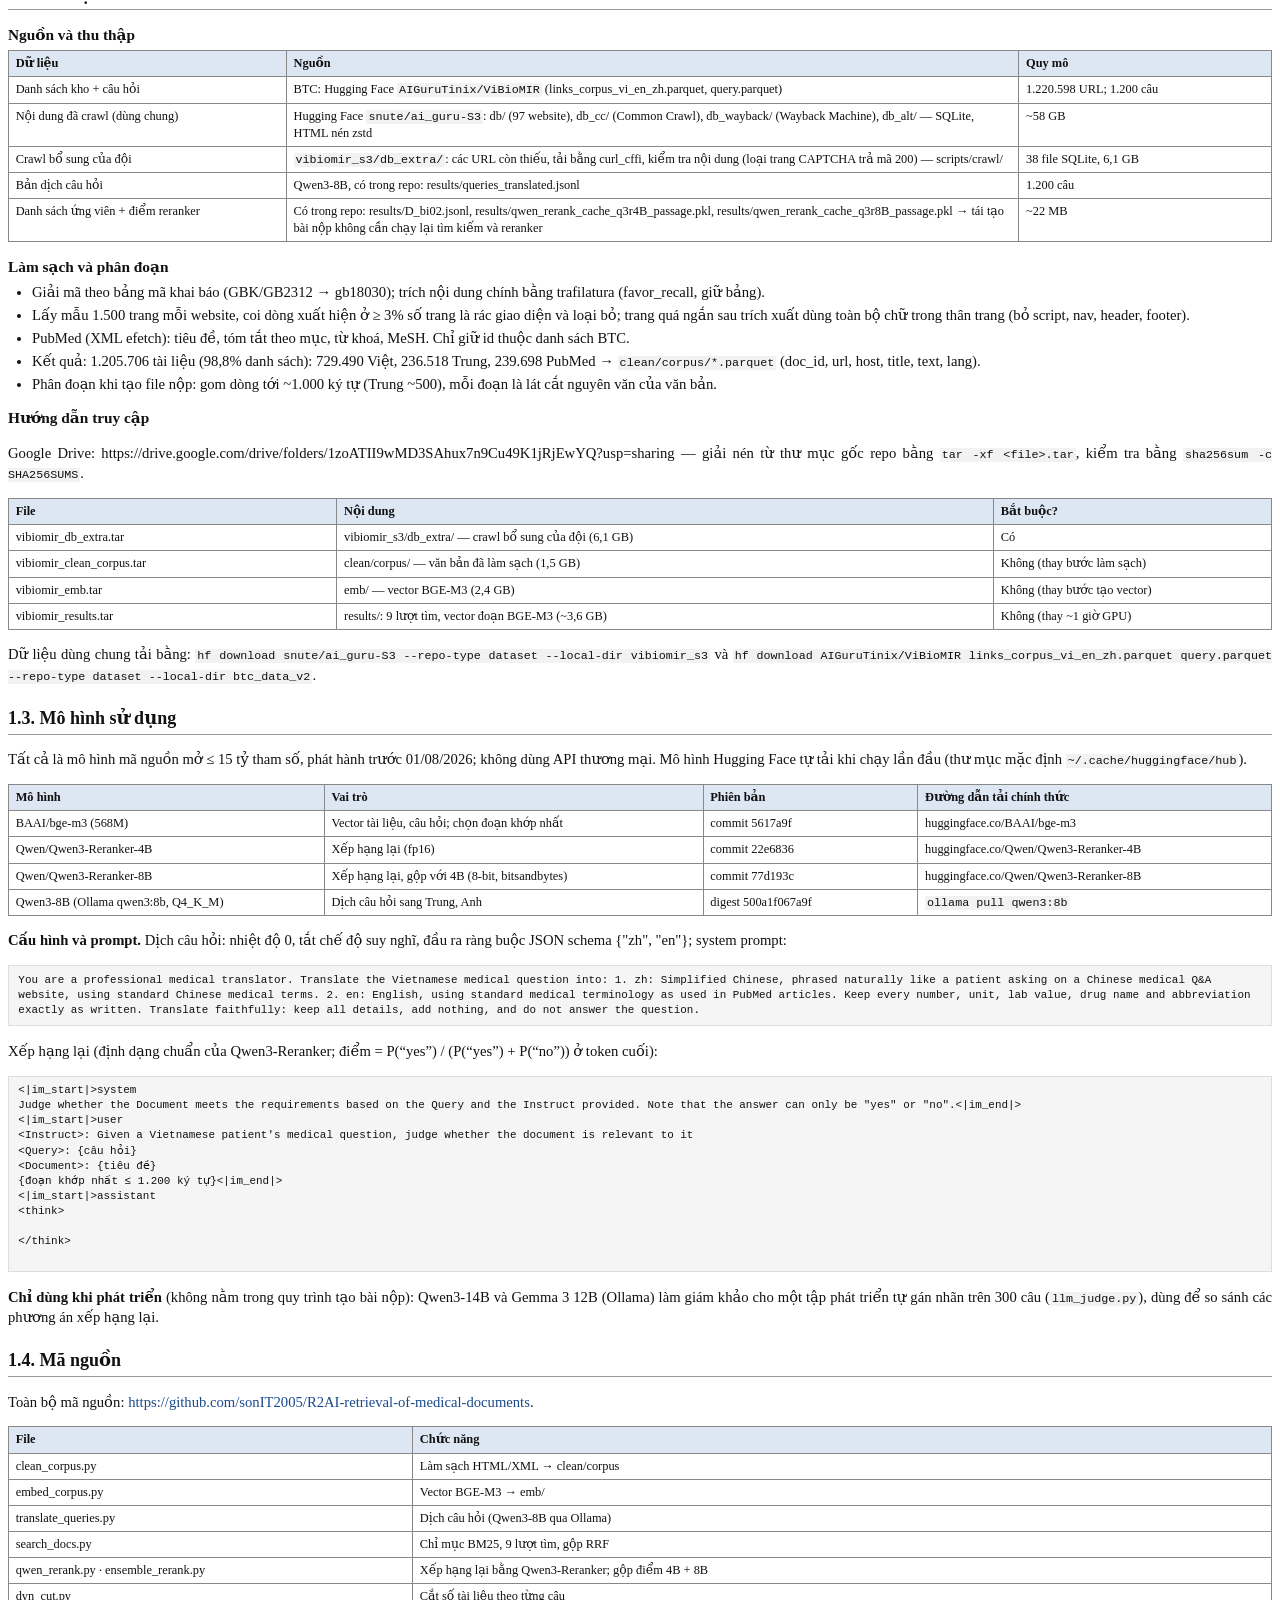
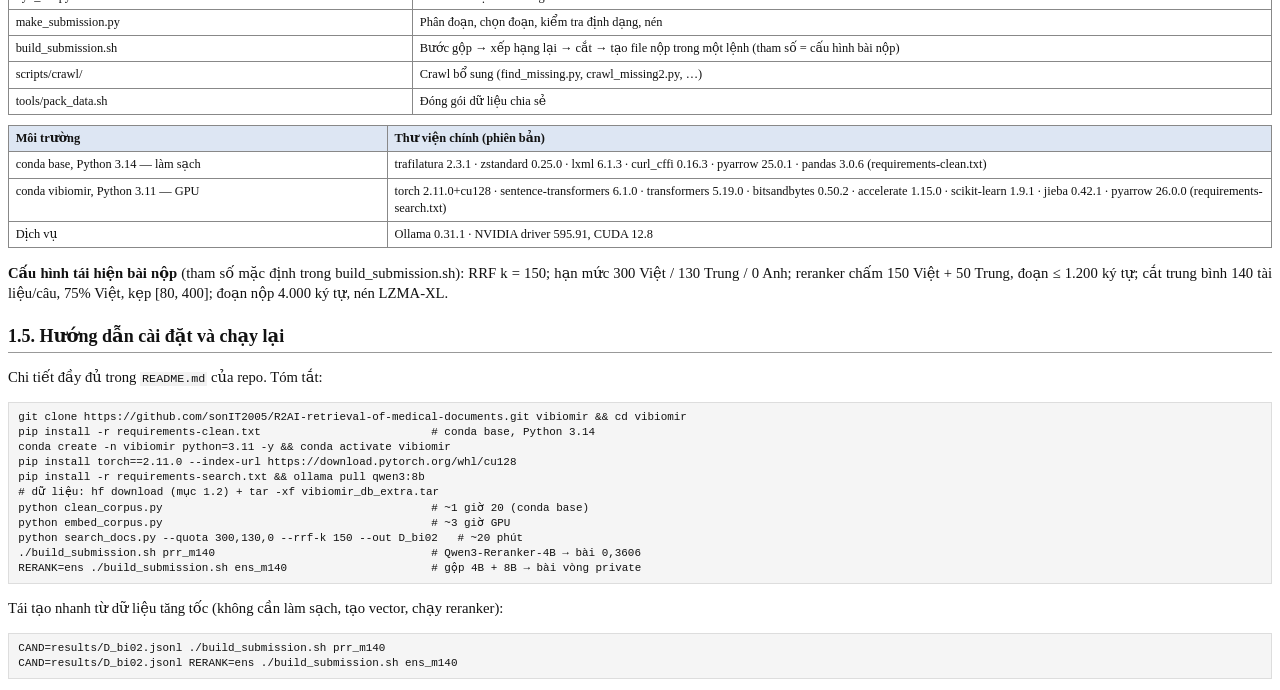
<file: docs/thuyet_minh_loi_cuda.html>
<!doctype html><html lang="vi"><head><meta charset="utf-8"><title>Thuyết minh — loi_cuda</title><style>
@page { size: A4; margin: 18mm 17mm 18mm 17mm; }
body { font-family: "Liberation Serif", "DejaVu Serif", serif; font-size: 11pt; line-height: 1.38; color: #111; }
h1 { font-size: 18pt; text-align: center; margin: 0 0 4pt; } h1 .sub { font-size: 12pt; font-weight: normal; }
.meta { text-align: center; font-size: 9.5pt; color: #333; margin-bottom: 10pt; }
h2 { font-size: 13.5pt; border-bottom: 1px solid #999; padding-bottom: 2pt; margin: 16pt 0 6pt; page-break-after: avoid; }
h3 { font-size: 11.5pt; margin: 10pt 0 4pt; page-break-after: avoid; }
p, li { text-align: justify; } ol, ul { padding-left: 18pt; margin: 4pt 0; } li { margin-bottom: 2pt; }
table { width: 100%; border-collapse: collapse; font-size: 9.3pt; margin: 4pt 0 8pt; page-break-inside: avoid; }
th, td { border: 1px solid #888; padding: 3pt 5pt; vertical-align: top; text-align: left; }
th { background: #dde6f3; }
code { font-family: "Liberation Mono", monospace; font-size: 8.8pt; background: #f2f2f2; padding: 0 2px; }
pre { font-family: "Liberation Mono", monospace; font-size: 8.2pt; background: #f5f5f5; border: 1px solid #ddd;
      padding: 5pt 7pt; white-space: pre-wrap; page-break-inside: avoid; }
a { color: #1a4a8c; text-decoration: none; }
.fig { margin: 8pt 0; page-break-inside: avoid; } .cap { text-align: center; font-size: 9.5pt; font-style: italic; }
</style></head><body>
<h1>Tài liệu thuyết minh sản phẩm<br><span class="sub">R2AI 2026 · Stage 3 · ViBioMIR — đội loi_cuda</span></h1>
<p class="meta">Mã nguồn: <a href="https://github.com/sonIT2005/R2AI-retrieval-of-medical-documents">https://github.com/sonIT2005/R2AI-retrieval-of-medical-documents</a> · Dữ liệu: https://drive.google.com/drive/folders/1zoATII9wMD3SAhux7n9Cu49K1jRjEwYQ?usp=sharing</p>

<h2>1.1. Tổng quan hệ thống</h2>
<p><b>Bài toán.</b> Với mỗi câu hỏi y khoa tiếng Việt, trả về danh sách tài liệu liên quan (doc_id trong danh sách
1.220.598 URL của BTC: Việt, Trung, PubMed tiếng Anh) và một đoạn nội dung trích nguyên văn cho mỗi tài liệu. Đánh giá
bằng F2 cấp tài liệu và F2 cấp đoạn.</p>
<p><b>Phương pháp.</b> Hệ thống truy hồi lai hai tầng, chạy hoàn toàn trên một máy (GPU 16 GB):</p>
<ol>
<li><b>Truy hồi tầng một</b> — chín lượt tìm riêng theo từng nhóm ngôn ngữ (xác định theo website): BM25 theo âm tiết
và theo cặp âm tiết liền nhau cho tiếng Việt, BM25 tách từ jieba cho tiếng Trung, BM25 cho tiếng Anh, và năm lượt dense
BGE-M3 (câu Việt → tài liệu Việt / Trung / Anh; câu dịch Trung → tài liệu Trung; câu dịch Anh → tài liệu Anh).</li>
<li><b>Gộp thứ hạng</b> — Reciprocal Rank Fusion có trọng số trong từng nhóm, k = 150; giữ 300 ứng viên Việt và 130
ứng viên Trung mỗi câu (nhóm Anh có hạn mức 0: bài nộp thử chỉ gồm tài liệu PubMed đạt 0 điểm).</li>
<li><b>Xếp hạng lại</b> — Qwen3-Reranker chấm 150 ứng viên Việt và 50 ứng viên Trung đầu tiên; đầu vào là câu hỏi đầy
đủ cùng tiêu đề và đoạn khớp nhất của tài liệu; điểm là xác suất token “yes”. Bài nộp cuối dùng trung bình điểm của
bản 4B và 8B.</li>
<li><b>Chọn kết quả đầu ra</b> — số tài liệu thay đổi theo từng câu: giữ tài liệu có điểm ≥ τ·(điểm cao nhất của câu
đó), τ được dò để trung bình 140 tài liệu/câu (75% Việt); mỗi tài liệu kèm một đoạn 4.000 ký tự (Trung: 2.000) quanh
vị trí khớp nhất.</li>
</ol>
<div class="fig"><svg viewBox="0 0 760 360" width="100%" xmlns="http://www.w3.org/2000/svg"><defs><marker id="a" markerWidth="8" markerHeight="8" refX="7" refY="4" orient="auto"><path d="M0,0 L8,4 L0,8 z" fill="#444"/></marker></defs><style>.t{font:bold 11.5px "Liberation Sans",sans-serif;text-anchor:middle;fill:#111}.s{font:10px "Liberation Sans",sans-serif;text-anchor:middle;fill:#333}.g{font:italic 11px "Liberation Sans",sans-serif;fill:#555}</style><text x="10" y="14" class="g">Chuẩn bị (chạy một lần)</text><rect x="10" y="26" width="150" height="54" rx="6" fill="#f4f4f4" stroke="#777" stroke-width="1.2"/><text x="85.0" y="44.0" class="t">HTML/XML đã crawl</text><text x="85.0" y="58.0" class="s">SQLite: snute/ai_guru-S3</text><text x="85.0" y="70.0" class="s">+ crawl bổ sung db_extra</text><rect x="195" y="26" width="150" height="54" rx="6" fill="#f4f4f4" stroke="#777" stroke-width="1.2"/><text x="270.0" y="44.0" class="t">Làm sạch</text><text x="270.0" y="58.0" class="s">trafilatura, lọc dòng rác</text><text x="270.0" y="70.0" class="s">theo website, XML PubMed</text><rect x="380" y="26" width="170" height="54" rx="6" fill="#f4f4f4" stroke="#777" stroke-width="1.2"/><text x="465.0" y="44.0" class="t">Chỉ mục BM25</text><text x="465.0" y="58.0" class="s">âm tiết · cặp âm tiết (Việt)</text><text x="465.0" y="70.0" class="s">jieba (Trung) · từ (Anh)</text><rect x="585" y="26" width="165" height="54" rx="6" fill="#f4f4f4" stroke="#777" stroke-width="1.2"/><text x="667.5" y="44.0" class="t">Vector BGE-M3</text><text x="667.5" y="58.0" class="s">1 vector/tài liệu</text><text x="667.5" y="70.0" class="s">(512 token đầu)</text><line x1="160" y1="53" x2="195" y2="53" stroke="#444" stroke-width="1.3" marker-end="url(#a)"/><line x1="345" y1="53" x2="380" y2="53" stroke="#444" stroke-width="1.3" marker-end="url(#a)"/><path d="M270,26 L270,19 L667,19 L667,26" fill="none" stroke="#444" stroke-width="1.3" marker-end="url(#a)"/><text x="10" y="112" class="g">Với mỗi câu hỏi</text><rect x="10" y="120" width="150" height="56" rx="6" fill="#fff6e5" stroke="#b07d1a" stroke-width="1.2"/><text x="85.0" y="151.0" class="t">Câu hỏi tiếng Việt</text><rect x="195" y="120" width="150" height="56" rx="6" fill="#eef3fb" stroke="#3a5a8c" stroke-width="1.2"/><text x="270.0" y="139.0" class="t">Dịch câu hỏi</text><text x="270.0" y="153.0" class="s">Qwen3-8B (Ollama)</text><text x="270.0" y="165.0" class="s">→ Trung, Anh</text><rect x="380" y="120" width="170" height="56" rx="6" fill="#eef3fb" stroke="#3a5a8c" stroke-width="1.2"/><text x="465.0" y="139.0" class="t">9 lượt tìm theo nhóm</text><text x="465.0" y="153.0" class="s">BM25 ×4 · dense BGE-M3 ×5</text><text x="465.0" y="165.0" class="s">cùng & xuyên ngôn ngữ, 300/lượt</text><rect x="585" y="120" width="165" height="56" rx="6" fill="#eef3fb" stroke="#3a5a8c" stroke-width="1.2"/><text x="667.5" y="139.0" class="t">Gộp RRF (k = 150)</text><text x="667.5" y="153.0" class="s">có trọng số trong từng nhóm</text><text x="667.5" y="165.0" class="s">→ 300 Việt + 130 Trung</text><line x1="160" y1="148" x2="195" y2="148" stroke="#444" stroke-width="1.3" marker-end="url(#a)"/><line x1="345" y1="148" x2="380" y2="148" stroke="#444" stroke-width="1.3" marker-end="url(#a)"/><line x1="550" y1="148" x2="585" y2="148" stroke="#444" stroke-width="1.3" marker-end="url(#a)"/><line x1="440" y1="80" x2="440" y2="120" stroke="#444" stroke-width="1.3" marker-end="url(#a)"/><path d="M667,80 L667,100 L520,100 L520,120" fill="none" stroke="#444" stroke-width="1.3" marker-end="url(#a)"/><rect x="585" y="214" width="165" height="74" rx="6" fill="#eef3fb" stroke="#3a5a8c" stroke-width="1.2"/><text x="667.5" y="236.0" class="t">Xếp hạng lại</text><text x="667.5" y="250.0" class="s">Qwen3-Reranker-4B (+ 8B)</text><text x="667.5" y="262.0" class="s">top 150 Việt + 50 Trung</text><text x="667.5" y="274.0" class="s">câu hỏi + đoạn khớp nhất</text><rect x="380" y="214" width="170" height="74" rx="6" fill="#eef3fb" stroke="#3a5a8c" stroke-width="1.2"/><text x="465.0" y="242.0" class="t">Cắt theo từng câu</text><text x="465.0" y="256.0" class="s">giữ điểm ≥ τ·điểm cao nhất</text><text x="465.0" y="268.0" class="s">TB 140 tài liệu/câu, 75% Việt</text><rect x="195" y="214" width="150" height="74" rx="6" fill="#eef3fb" stroke="#3a5a8c" stroke-width="1.2"/><text x="270.0" y="236.0" class="t">Trích đoạn</text><text x="270.0" y="250.0" class="s">đoạn khớp nhất (BGE-M3)</text><text x="270.0" y="262.0" class="s">mở rộng 4.000 ký tự</text><text x="270.0" y="274.0" class="s">nguyên văn</text><rect x="10" y="214" width="150" height="74" rx="6" fill="#fff6e5" stroke="#b07d1a" stroke-width="1.2"/><text x="85.0" y="242.0" class="t">File nộp</text><text x="85.0" y="256.0" class="s">JSON 1.200 câu</text><text x="85.0" y="268.0" class="s">nén LZMA (< 100 MB)</text><line x1="667" y1="176" x2="667" y2="214" stroke="#444" stroke-width="1.3" marker-end="url(#a)"/><line x1="585" y1="251" x2="550" y2="251" stroke="#444" stroke-width="1.3" marker-end="url(#a)"/><line x1="380" y1="251" x2="345" y2="251" stroke="#444" stroke-width="1.3" marker-end="url(#a)"/><line x1="195" y1="251" x2="160" y2="251" stroke="#444" stroke-width="1.3" marker-end="url(#a)"/><text x="10" y="314" class="g">Kết quả mỗi câu: relevant_docs (TB 140 doc_id) + relevant_chunks (1 đoạn/tài liệu)</text><text x="10" y="334" class="g">Điểm public tốt nhất: 0,3606 (F2 tài liệu 0,3938 · F2 đoạn 0,3274)</text></svg><p class="cap">Hình 1. Luồng xử lý từ câu hỏi đầu vào đến danh sách tài liệu và đoạn nội dung.</p></div>

<h3>Chi tiết từng thành phần</h3>
<table><colgroup><col style="width:17%"><col style="width:61%"><col style="width:22%"></colgroup><thead><tr><th>Thành phần</th><th>Cách làm</th><th>Mã nguồn</th></tr></thead><tbody><tr><td>Chỉ mục BM25</td><td>Vector hoá bằng hashing (2<sup>23</sup> chiều; cặp âm tiết 2<sup>24</sup>), k1 = 1,2, b = 0,75, 10.000 ký tự đầu của tiêu đề + nội dung; ma trận trọng số BM25 lưu sẵn ở <code>index/bm25/</code></td><td>search_docs.py</td></tr><tr><td>Chỉ mục dense</td><td>BGE-M3 fp16, 512 token đầu tài liệu, chuẩn hoá L2; tìm bằng tích vô hướng trên GPU</td><td>embed_corpus.py, search_docs.py</td></tr><tr><td>Gộp RRF</td><td>s(d) = Σ w<sub>lượt</sub> / (150 + hạng); trọng số: BM25 Việt 0,33 · cặp âm tiết 0,2 · BM25 Trung 0,3 · dense 1</td><td>search_docs.py</td></tr><tr><td>Đoạn khớp nhất</td><td>Chia tài liệu thành đoạn ~1.000 ký tự (Trung ~500), giữ tiêu đề mục với đoạn sau; chọn đoạn có max(cos với câu Việt, cos với bản dịch cùng ngôn ngữ) theo BGE-M3</td><td>make_submission.py</td></tr><tr><td>Xếp hạng lại</td><td>Qwen3-Reranker-4B fp16 (8B nạp 8-bit), lô 12.000 token; điểm lưu đệm theo (câu, tài liệu)</td><td>qwen_rerank.py, ensemble_rerank.py</td></tr><tr><td>Cắt theo câu</td><td>τ riêng cho Việt và Trung, dò nhị phân; mỗi câu kẹp trong [80, 400] tài liệu</td><td>dyn_cut.py</td></tr><tr><td>File nộp</td><td>JSON 1.200 câu, tự kiểm tra định dạng và tính nguyên văn của đoạn, nén LZMA (từ điển = cỡ file)</td><td>make_submission.py</td></tr></tbody></table>

<h3>Kết quả trên bảng xếp hạng public (600 câu)</h3>
<table><colgroup><col style="width:58%"><col style="width:14%"><col style="width:14%"><col style="width:14%"></colgroup><thead><tr><th>Cấu hình</th><th>F2 tài liệu</th><th>F2 đoạn</th><th>Điểm</th></tr></thead><tbody><tr><td>RRF 8 lượt, 100 tài liệu/câu, đoạn ~1.000 ký tự (bản đầu)</td><td>0,2375</td><td>0,0837</td><td>0,1606</td></tr><tr><td>+ đoạn 4.000 ký tự, bỏ nhóm Anh, giảm trọng số BM25 Việt</td><td>0,3038</td><td>0,2434</td><td>0,2736</td></tr><tr><td>+ cắt số tài liệu theo từng câu, đoạn cho mọi tài liệu</td><td>0,3467</td><td>0,2919</td><td>0,3193</td></tr><tr><td>+ RRF k = 150, 75% Việt, BM25 cặp âm tiết</td><td>0,3748</td><td>0,3135</td><td>0,3442</td></tr><tr><td>+ Qwen3-Reranker-4B, cắt theo điểm reranker, TB 140 tài liệu/câu</td><td>0,3938</td><td>0,3274</td><td><b>0,3606</b></td></tr></tbody></table>

<h2>1.2. Dữ liệu</h2>
<h3>Nguồn và thu thập</h3>
<table><colgroup><col style="width:22%"><col style="width:58%"><col style="width:20%"></colgroup><thead><tr><th>Dữ liệu</th><th>Nguồn</th><th>Quy mô</th></tr></thead><tbody><tr><td>Danh sách kho + câu hỏi</td><td>BTC: Hugging Face <code>AIGuruTinix/ViBioMIR</code> (links_corpus_vi_en_zh.parquet, query.parquet)</td><td>1.220.598 URL; 1.200 câu</td></tr><tr><td>Nội dung đã crawl (dùng chung)</td><td>Hugging Face <code>snute/ai_guru-S3</code>: db/ (97 website), db_cc/ (Common Crawl), db_wayback/ (Wayback Machine), db_alt/ — SQLite, HTML nén zstd</td><td>~58 GB</td></tr><tr><td>Crawl bổ sung của đội</td><td><code>vibiomir_s3/db_extra/</code>: các URL còn thiếu, tải bằng curl_cffi, kiểm tra nội dung (loại trang CAPTCHA trả mã 200) — scripts/crawl/</td><td>38 file SQLite, 6,1 GB</td></tr><tr><td>Bản dịch câu hỏi</td><td>Qwen3-8B, có trong repo: results/queries_translated.jsonl</td><td>1.200 câu</td></tr><tr><td>Danh sách ứng viên + điểm reranker</td><td>Có trong repo: results/D_bi02.jsonl, results/qwen_rerank_cache_q3r4B_passage.pkl, results/qwen_rerank_cache_q3r8B_passage.pkl → tái tạo bài nộp không cần chạy lại tìm kiếm và reranker</td><td>~22 MB</td></tr></tbody></table>
<h3>Làm sạch và phân đoạn</h3>
<ul>
<li>Giải mã theo bảng mã khai báo (GBK/GB2312 → gb18030); trích nội dung chính bằng trafilatura (favor_recall, giữ bảng).</li>
<li>Lấy mẫu 1.500 trang mỗi website, coi dòng xuất hiện ở ≥ 3% số trang là rác giao diện và loại bỏ; trang quá ngắn sau
trích xuất dùng toàn bộ chữ trong thân trang (bỏ script, nav, header, footer).</li>
<li>PubMed (XML efetch): tiêu đề, tóm tắt theo mục, từ khoá, MeSH. Chỉ giữ id thuộc danh sách BTC.</li>
<li>Kết quả: 1.205.706 tài liệu (98,8% danh sách): 729.490 Việt, 236.518 Trung, 239.698 PubMed → <code>clean/corpus/*.parquet</code>
(doc_id, url, host, title, text, lang).</li>
<li>Phân đoạn khi tạo file nộp: gom dòng tới ~1.000 ký tự (Trung ~500), mỗi đoạn là lát cắt nguyên văn của văn bản.</li>
</ul>
<h3>Hướng dẫn truy cập</h3>
<p>Google Drive: https://drive.google.com/drive/folders/1zoATII9wMD3SAhux7n9Cu49K1jRjEwYQ?usp=sharing — giải nén từ thư mục gốc repo bằng <code>tar -xf &lt;file&gt;.tar</code>, kiểm tra bằng
<code>sha256sum -c SHA256SUMS</code>.</p>
<table><colgroup><col style="width:26%"><col style="width:52%"><col style="width:22%"></colgroup><thead><tr><th>File</th><th>Nội dung</th><th>Bắt buộc?</th></tr></thead><tbody><tr><td>vibiomir_db_extra.tar</td><td>vibiomir_s3/db_extra/ — crawl bổ sung của đội (6,1 GB)</td><td>Có</td></tr><tr><td>vibiomir_clean_corpus.tar</td><td>clean/corpus/ — văn bản đã làm sạch (1,5 GB)</td><td>Không (thay bước làm sạch)</td></tr><tr><td>vibiomir_emb.tar</td><td>emb/ — vector BGE-M3 (2,4 GB)</td><td>Không (thay bước tạo vector)</td></tr><tr><td>vibiomir_results.tar</td><td>results/: 9 lượt tìm, vector đoạn BGE-M3 (~3,6 GB)</td><td>Không (thay ~1 giờ GPU)</td></tr></tbody></table>
<p>Dữ liệu dùng chung tải bằng: <code>hf download snute/ai_guru-S3 --repo-type dataset --local-dir vibiomir_s3</code> và
<code>hf download AIGuruTinix/ViBioMIR links_corpus_vi_en_zh.parquet query.parquet --repo-type dataset --local-dir btc_data_v2</code>.</p>

<h2>1.3. Mô hình sử dụng</h2>
<p>Tất cả là mô hình mã nguồn mở ≤ 15 tỷ tham số, phát hành trước 01/08/2026; không dùng API thương mại. Mô hình
Hugging Face tự tải khi chạy lần đầu (thư mục mặc định <code>~/.cache/huggingface/hub</code>).</p>
<table><colgroup><col style="width:25%"><col style="width:30%"><col style="width:17%"><col style="width:28%"></colgroup><thead><tr><th>Mô hình</th><th>Vai trò</th><th>Phiên bản</th><th>Đường dẫn tải chính thức</th></tr></thead><tbody><tr><td>BAAI/bge-m3 (568M)</td><td>Vector tài liệu, câu hỏi; chọn đoạn khớp nhất</td><td>commit 5617a9f</td><td>huggingface.co/BAAI/bge-m3</td></tr><tr><td>Qwen/Qwen3-Reranker-4B</td><td>Xếp hạng lại (fp16)</td><td>commit 22e6836</td><td>huggingface.co/Qwen/Qwen3-Reranker-4B</td></tr><tr><td>Qwen/Qwen3-Reranker-8B</td><td>Xếp hạng lại, gộp với 4B (8-bit, bitsandbytes)</td><td>commit 77d193c</td><td>huggingface.co/Qwen/Qwen3-Reranker-8B</td></tr><tr><td>Qwen3-8B (Ollama qwen3:8b, Q4_K_M)</td><td>Dịch câu hỏi sang Trung, Anh</td><td>digest 500a1f067a9f</td><td><code>ollama pull qwen3:8b</code></td></tr></tbody></table>
<p><b>Cấu hình và prompt.</b> Dịch câu hỏi: nhiệt độ 0, tắt chế độ suy nghĩ, đầu ra ràng buộc JSON schema
{"zh", "en"}; system prompt:</p>
<pre>You are a professional medical translator. Translate the Vietnamese medical question into: 1. zh: Simplified Chinese, phrased naturally like a patient asking on a Chinese medical Q&amp;A website, using standard Chinese medical terms. 2. en: English, using standard medical terminology as used in PubMed articles. Keep every number, unit, lab value, drug name and abbreviation exactly as written. Translate faithfully: keep all details, add nothing, and do not answer the question.</pre>
<p>Xếp hạng lại (định dạng chuẩn của Qwen3-Reranker; điểm = P(“yes”) / (P(“yes”) + P(“no”)) ở token cuối):</p>
<pre>&lt;|im_start|&gt;system
Judge whether the Document meets the requirements based on the Query and the Instruct provided. Note that the answer can only be &quot;yes&quot; or &quot;no&quot;.&lt;|im_end|&gt;
&lt;|im_start|&gt;user
&lt;Instruct&gt;: Given a Vietnamese patient&#x27;s medical question, judge whether the document is relevant to it
&lt;Query&gt;: {câu hỏi}
&lt;Document&gt;: {tiêu đề}
{đoạn khớp nhất ≤ 1.200 ký tự}&lt;|im_end|&gt;
&lt;|im_start|&gt;assistant
&lt;think&gt;

&lt;/think&gt;

</pre>
<p><b>Chỉ dùng khi phát triển</b> (không nằm trong quy trình tạo bài nộp): Qwen3-14B và Gemma 3 12B (Ollama) làm giám khảo
cho một tập phát triển tự gán nhãn trên 300 câu (<code>llm_judge.py</code>), dùng để so sánh các phương án xếp hạng lại.</p>

<h2>1.4. Mã nguồn</h2>
<p>Toàn bộ mã nguồn: <a href="https://github.com/sonIT2005/R2AI-retrieval-of-medical-documents">https://github.com/sonIT2005/R2AI-retrieval-of-medical-documents</a>.</p>
<table><colgroup><col style="width:32%"><col style="width:68%"></colgroup><thead><tr><th>File</th><th>Chức năng</th></tr></thead><tbody><tr><td>clean_corpus.py</td><td>Làm sạch HTML/XML → clean/corpus</td></tr><tr><td>embed_corpus.py</td><td>Vector BGE-M3 → emb/</td></tr><tr><td>translate_queries.py</td><td>Dịch câu hỏi (Qwen3-8B qua Ollama)</td></tr><tr><td>search_docs.py</td><td>Chỉ mục BM25, 9 lượt tìm, gộp RRF</td></tr><tr><td>qwen_rerank.py · ensemble_rerank.py</td><td>Xếp hạng lại bằng Qwen3-Reranker; gộp điểm 4B + 8B</td></tr><tr><td>dyn_cut.py</td><td>Cắt số tài liệu theo từng câu</td></tr><tr><td>make_submission.py</td><td>Phân đoạn, chọn đoạn, kiểm tra định dạng, nén</td></tr><tr><td>build_submission.sh</td><td>Bước gộp → xếp hạng lại → cắt → tạo file nộp trong một lệnh (tham số = cấu hình bài nộp)</td></tr><tr><td>scripts/crawl/</td><td>Crawl bổ sung (find_missing.py, crawl_missing2.py, …)</td></tr><tr><td>tools/pack_data.sh</td><td>Đóng gói dữ liệu chia sẻ</td></tr></tbody></table>
<table><colgroup><col style="width:30%"><col style="width:70%"></colgroup><thead><tr><th>Môi trường</th><th>Thư viện chính (phiên bản)</th></tr></thead><tbody><tr><td>conda base, Python 3.14 — làm sạch</td><td>trafilatura 2.3.1 · zstandard 0.25.0 · lxml 6.1.3 · curl_cffi 0.16.3 · pyarrow 25.0.1 · pandas 3.0.6 (requirements-clean.txt)</td></tr><tr><td>conda vibiomir, Python 3.11 — GPU</td><td>torch 2.11.0+cu128 · sentence-transformers 6.1.0 · transformers 5.19.0 · bitsandbytes 0.50.2 · accelerate 1.15.0 · scikit-learn 1.9.1 · jieba 0.42.1 · pyarrow 26.0.0 (requirements-search.txt)</td></tr><tr><td>Dịch vụ</td><td>Ollama 0.31.1 · NVIDIA driver 595.91, CUDA 12.8</td></tr></tbody></table>
<p><b>Cấu hình tái hiện bài nộp</b> (tham số mặc định trong build_submission.sh): RRF k = 150; hạn mức 300 Việt / 130
Trung / 0 Anh; reranker chấm 150 Việt + 50 Trung, đoạn ≤ 1.200 ký tự; cắt trung bình 140 tài liệu/câu, 75% Việt, kẹp
[80, 400]; đoạn nộp 4.000 ký tự, nén LZMA-XL.</p>

<h2>1.5. Hướng dẫn cài đặt và chạy lại</h2>
<p>Chi tiết đầy đủ trong <code>README.md</code> của repo. Tóm tắt:</p>
<pre>git clone https://github.com/sonIT2005/R2AI-retrieval-of-medical-documents.git vibiomir &amp;&amp; cd vibiomir
pip install -r requirements-clean.txt                          # conda base, Python 3.14
conda create -n vibiomir python=3.11 -y &amp;&amp; conda activate vibiomir
pip install torch==2.11.0 --index-url https://download.pytorch.org/whl/cu128
pip install -r requirements-search.txt &amp;&amp; ollama pull qwen3:8b
# dữ liệu: hf download (mục 1.2) + tar -xf vibiomir_db_extra.tar
python clean_corpus.py                                         # ~1 giờ 20 (conda base)
python embed_corpus.py                                         # ~3 giờ GPU
python search_docs.py --quota 300,130,0 --rrf-k 150 --out D_bi02   # ~20 phút
./build_submission.sh prr_m140                                 # Qwen3-Reranker-4B → bài 0,3606
RERANK=ens ./build_submission.sh ens_m140                      # gộp 4B + 8B → bài vòng private</pre>
<p>Tái tạo nhanh từ dữ liệu tăng tốc (không cần làm sạch, tạo vector, chạy reranker):</p>
<pre>CAND=results/D_bi02.jsonl ./build_submission.sh prr_m140
CAND=results/D_bi02.jsonl RERANK=ens ./build_submission.sh ens_m140</pre>
</body></html>
</file>
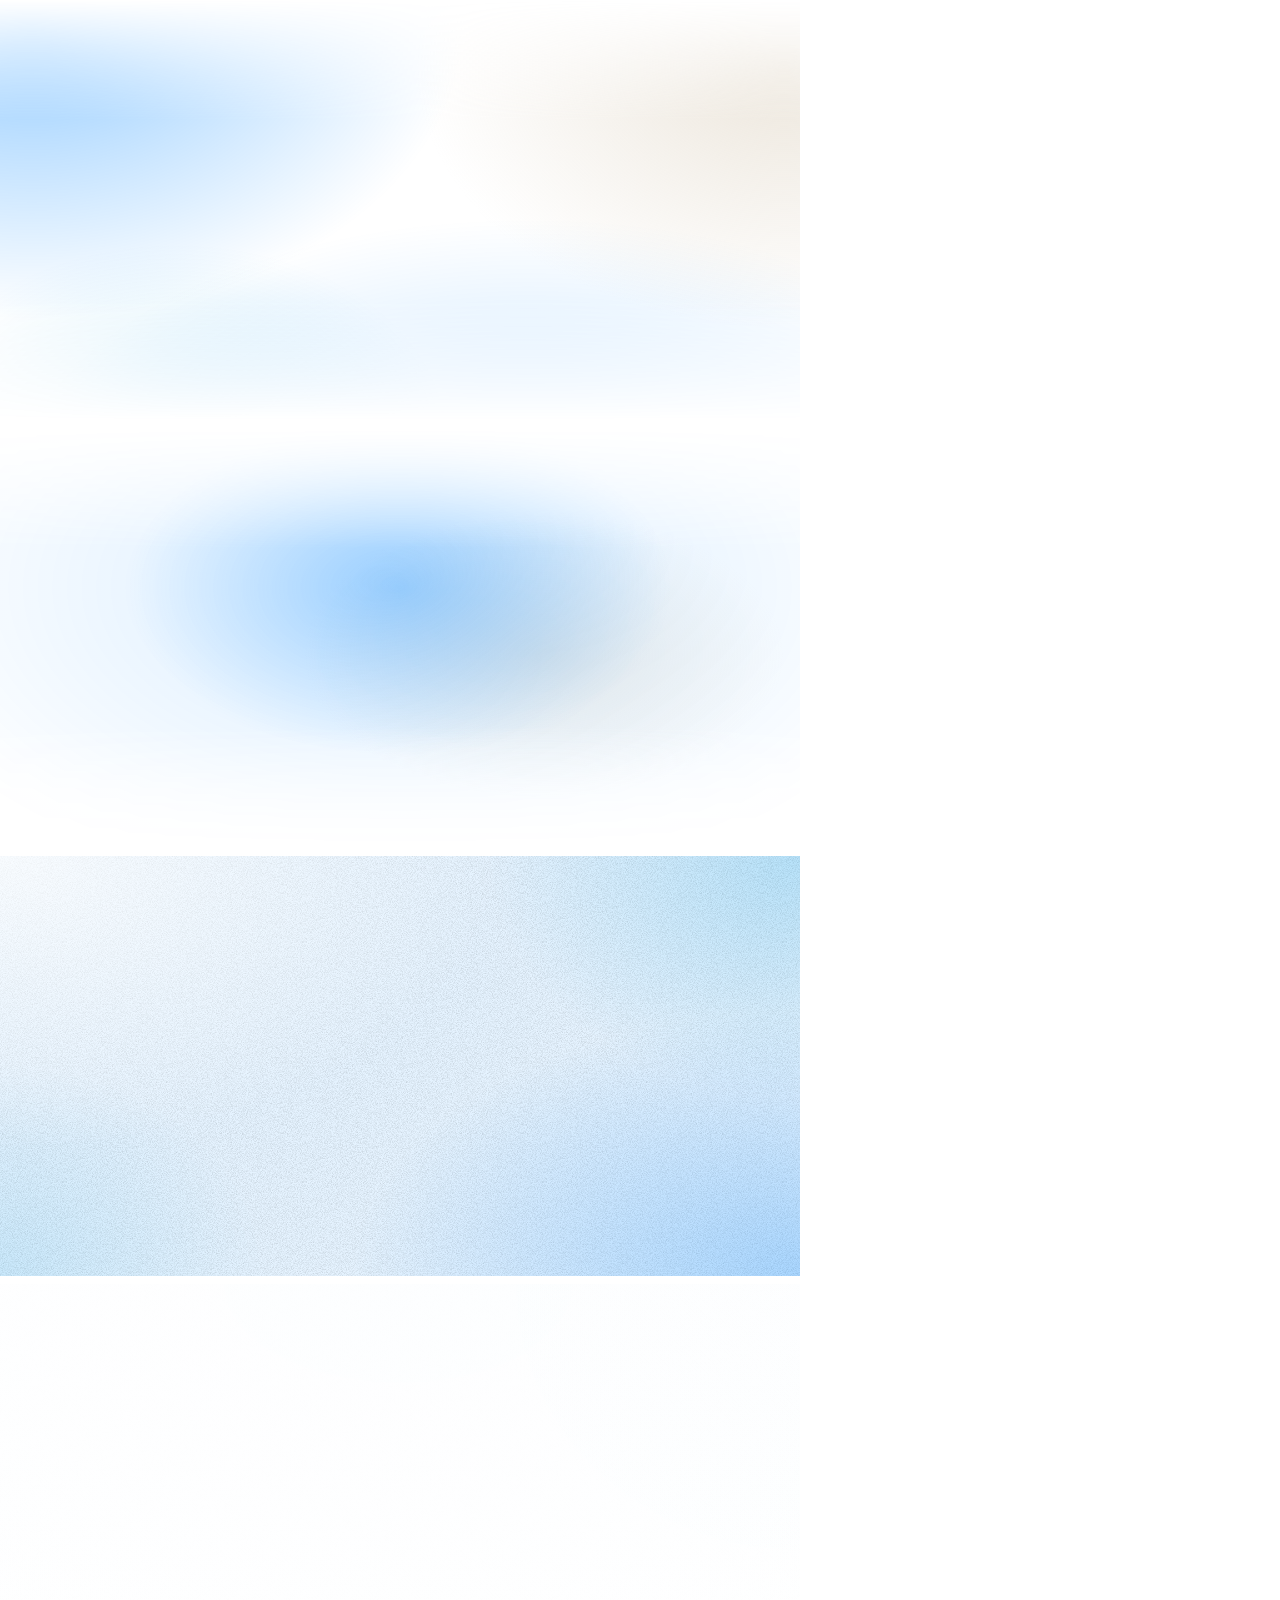
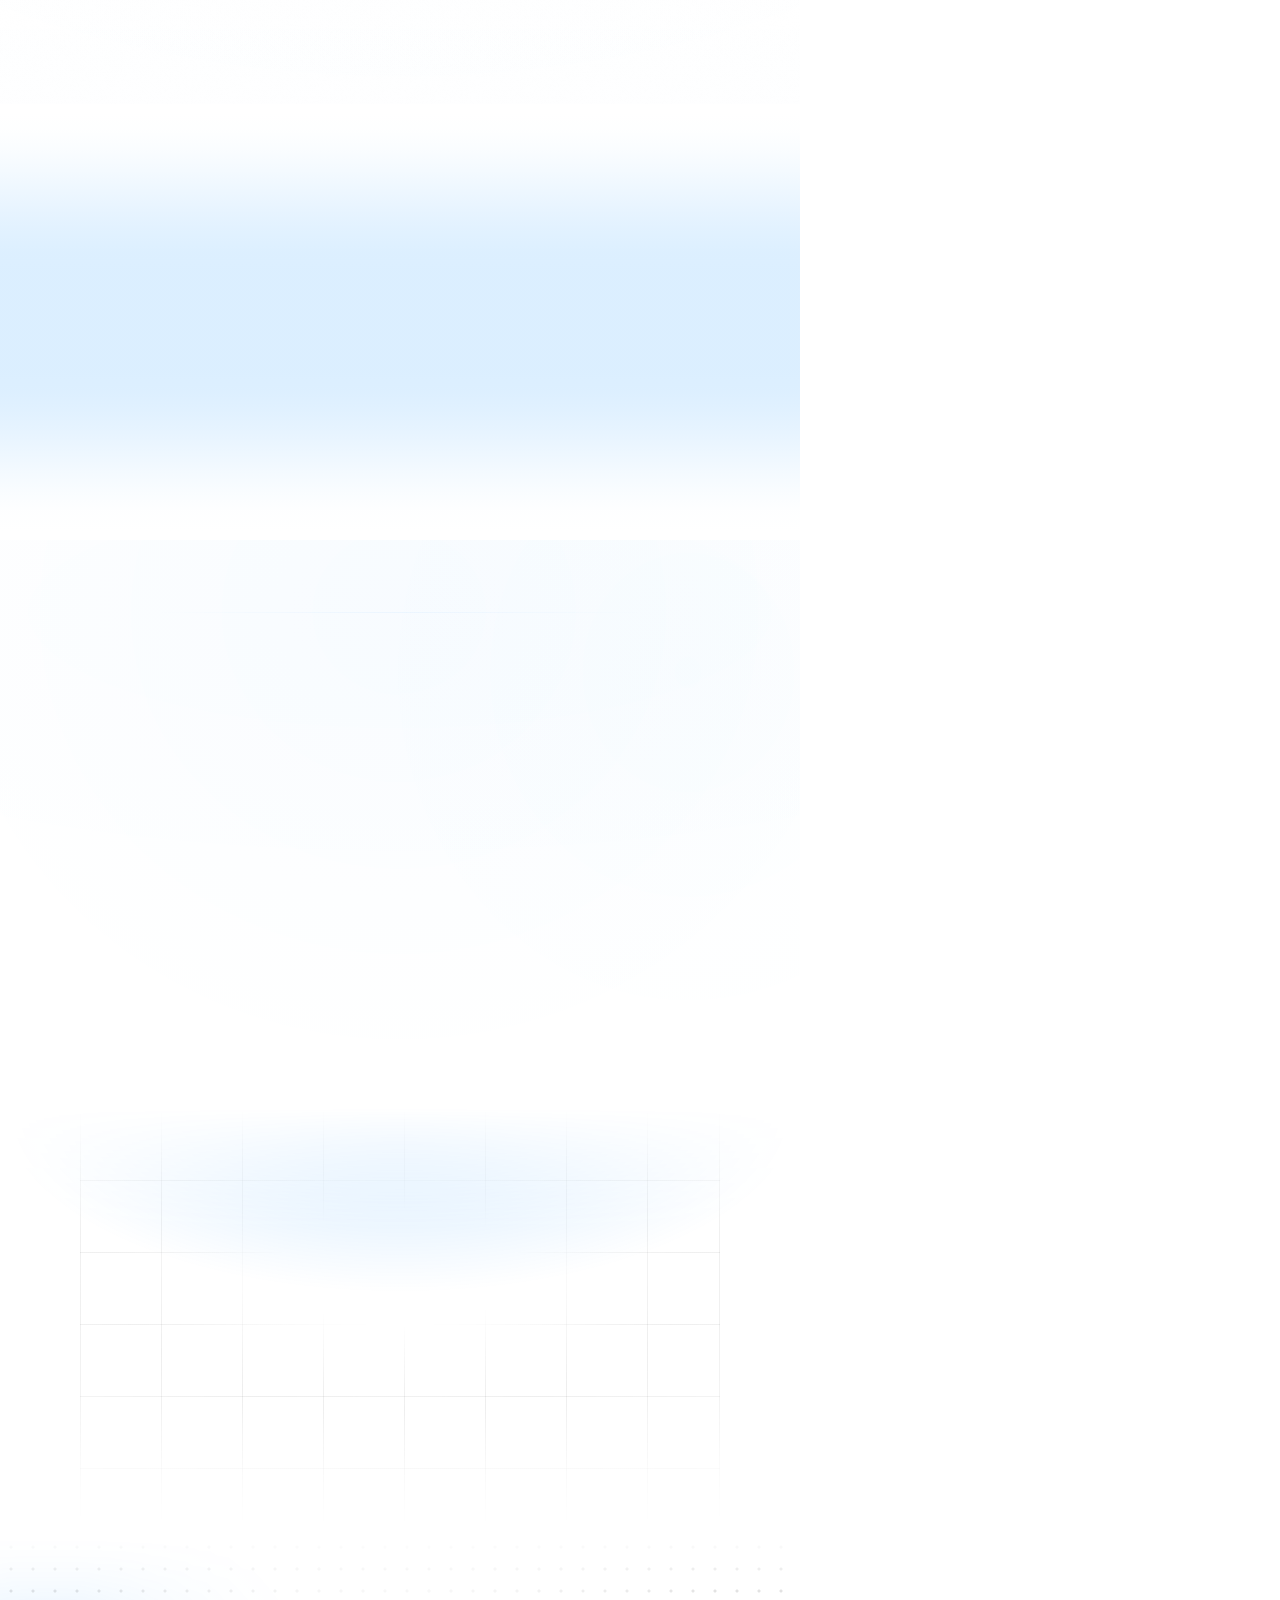
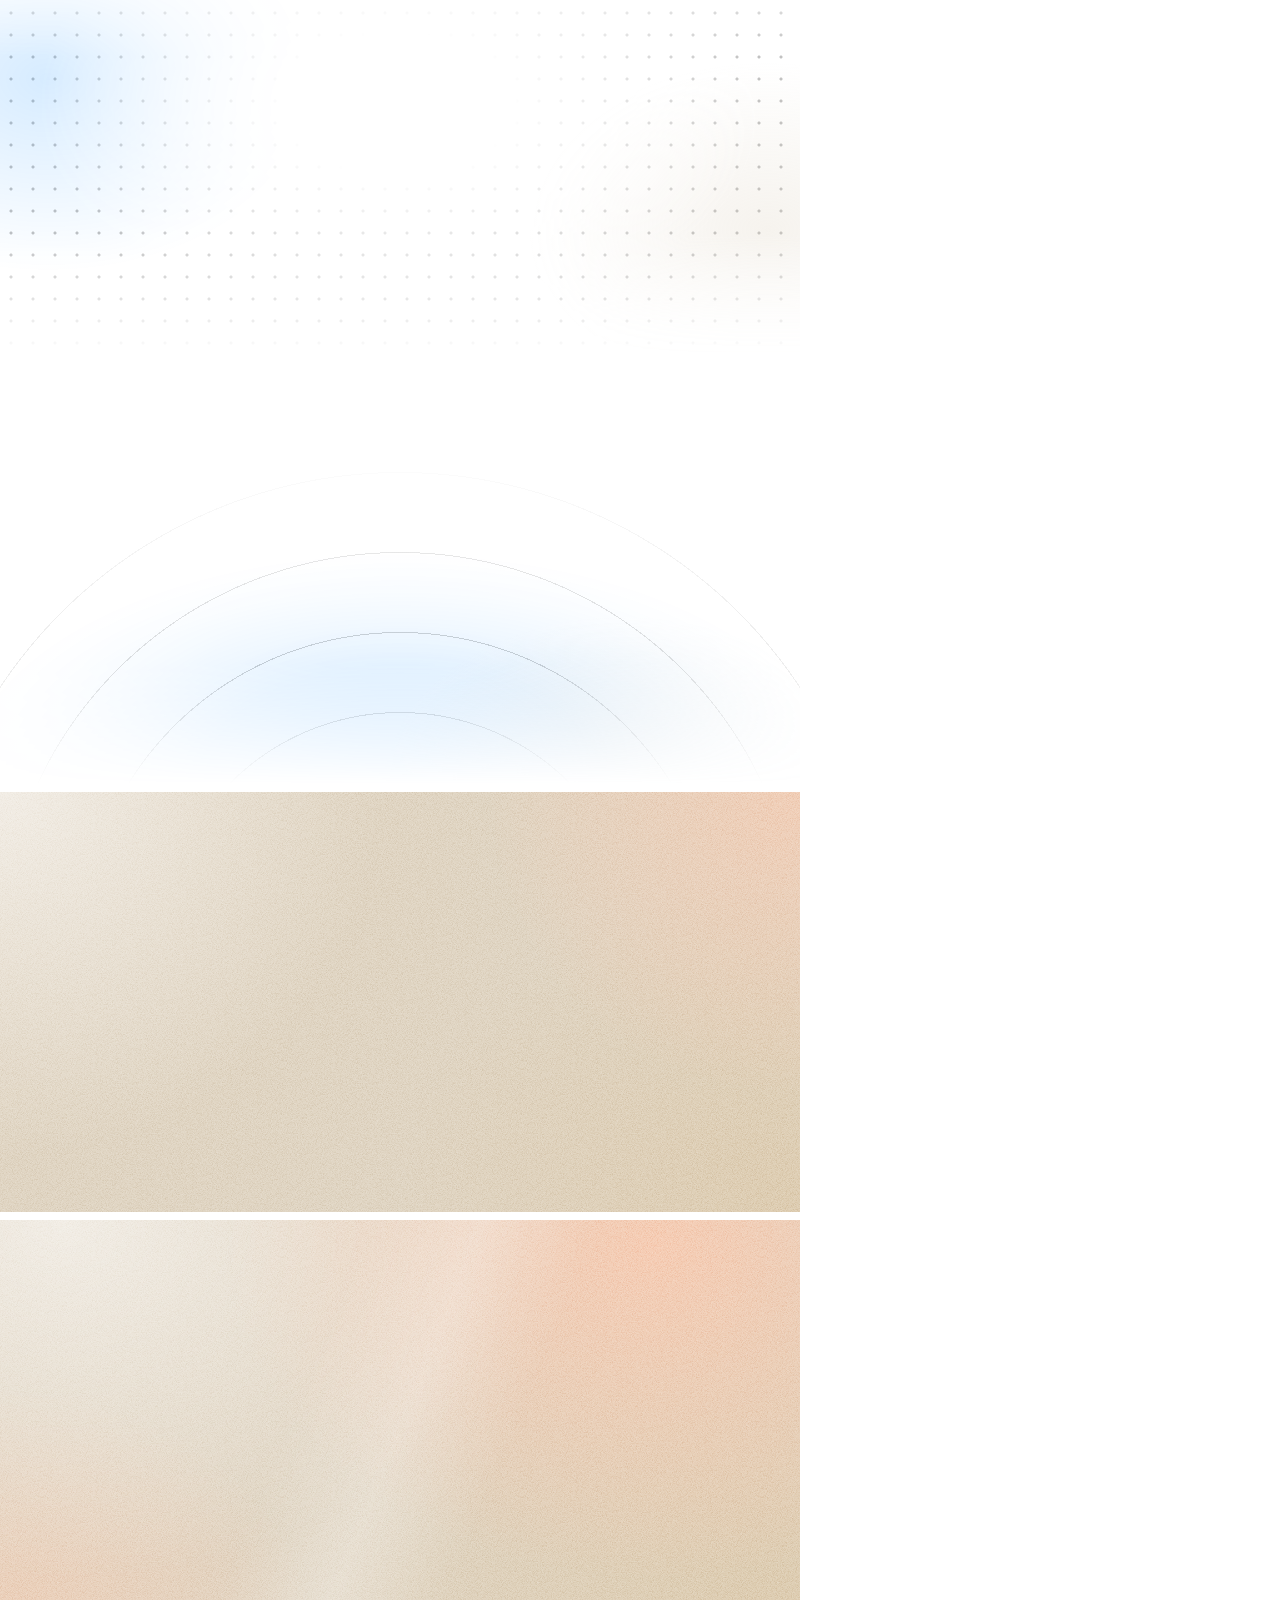
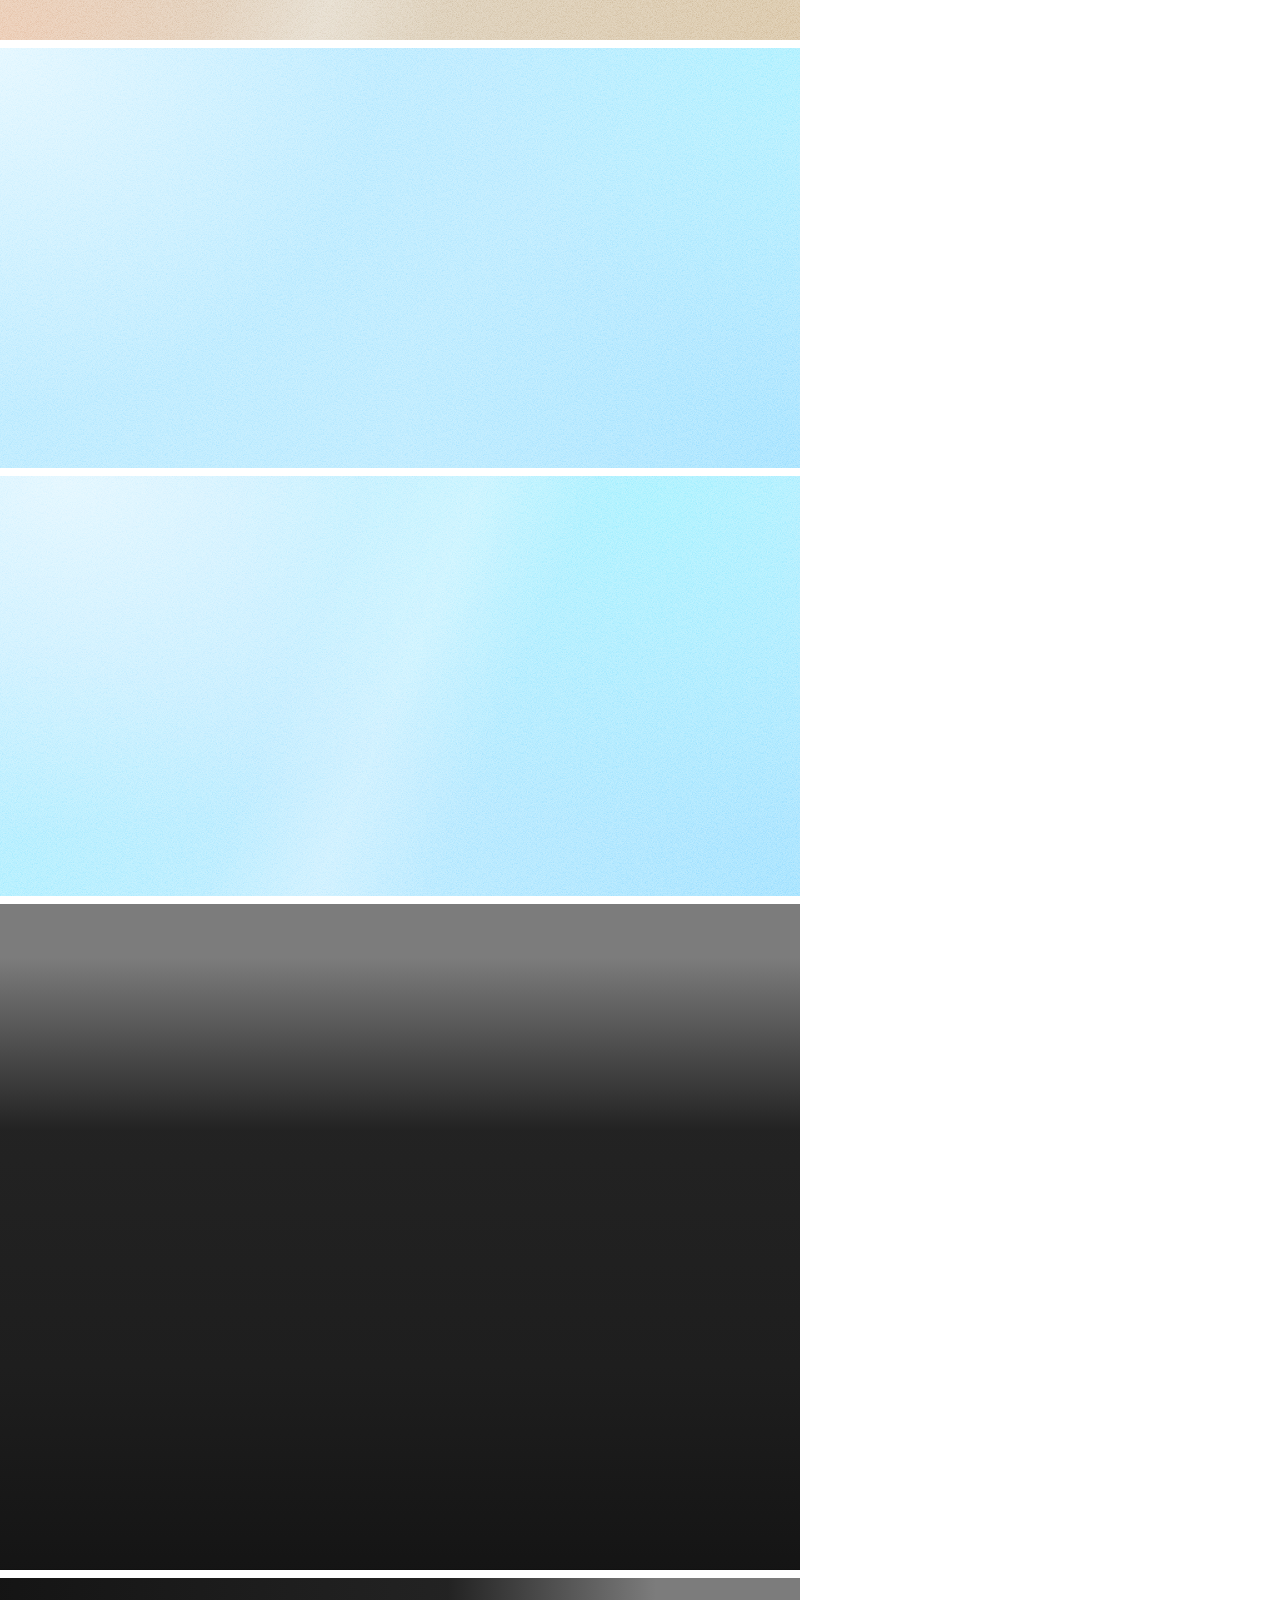
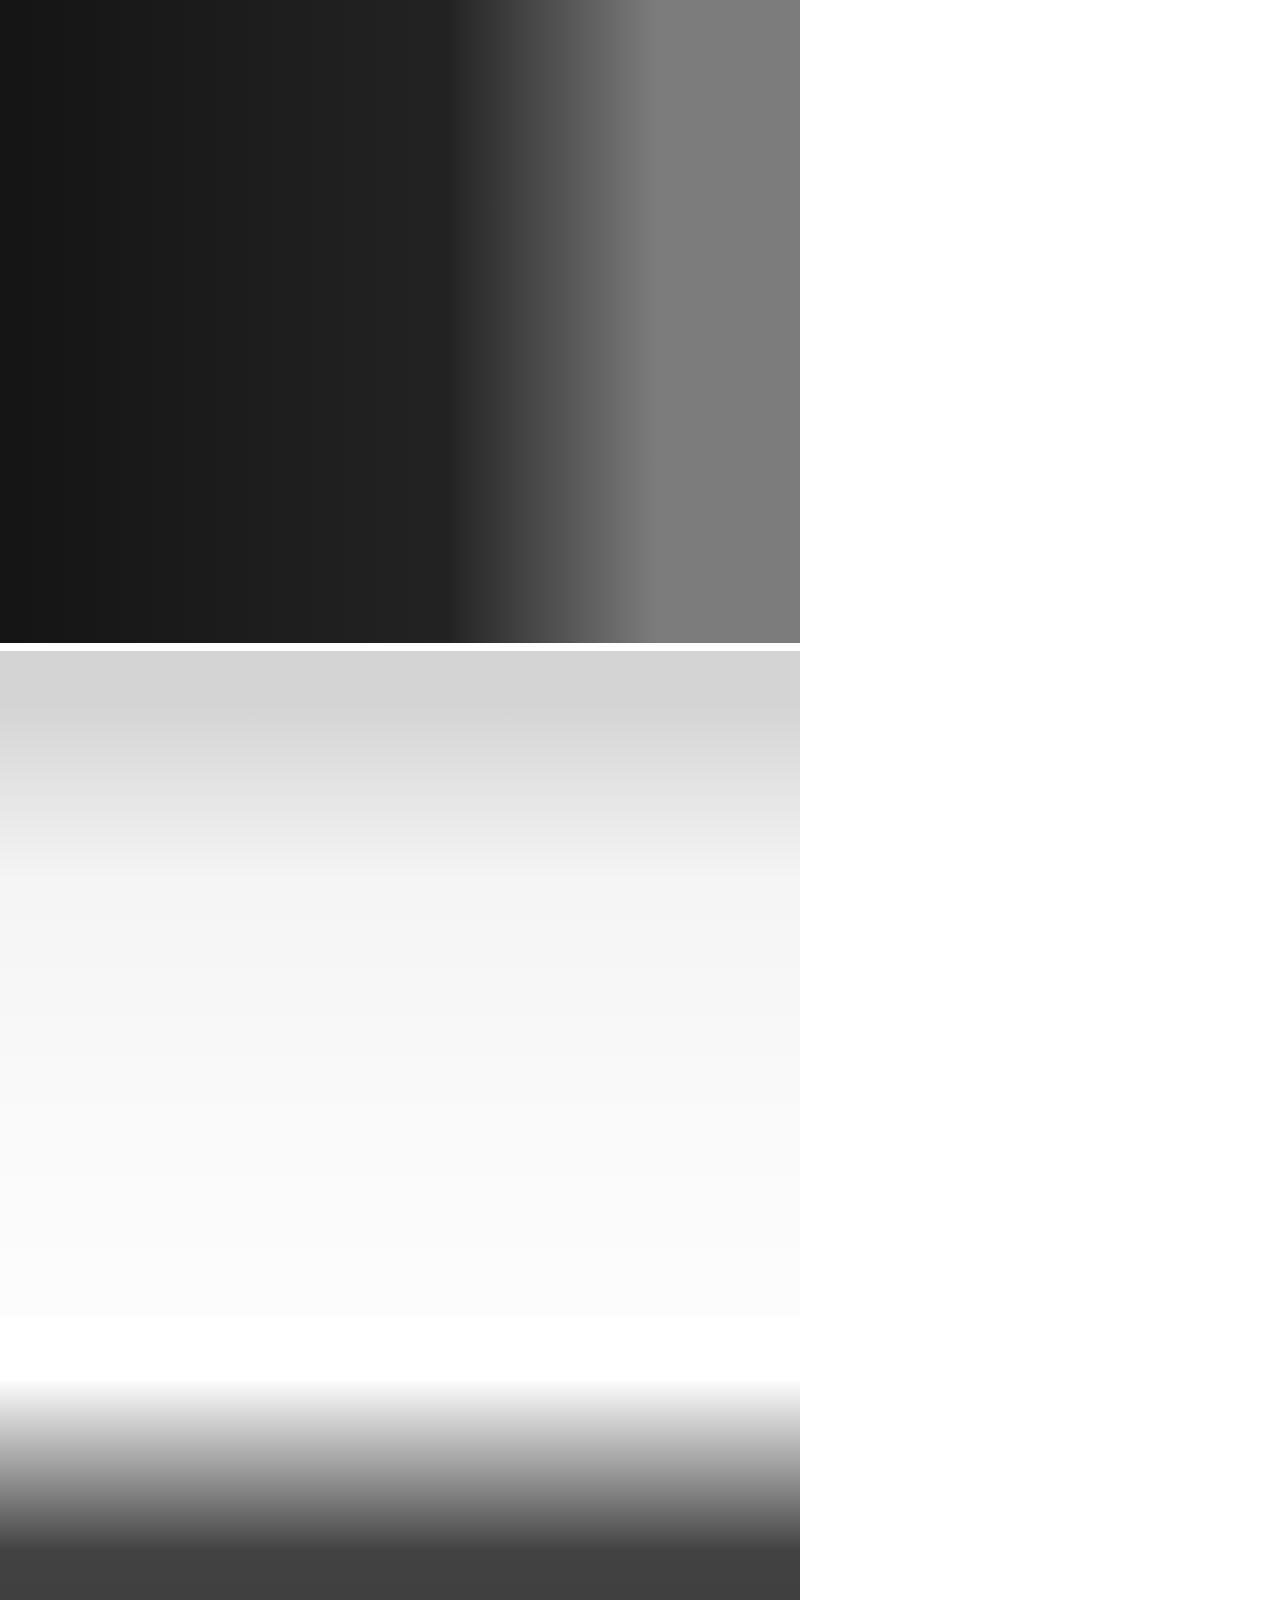
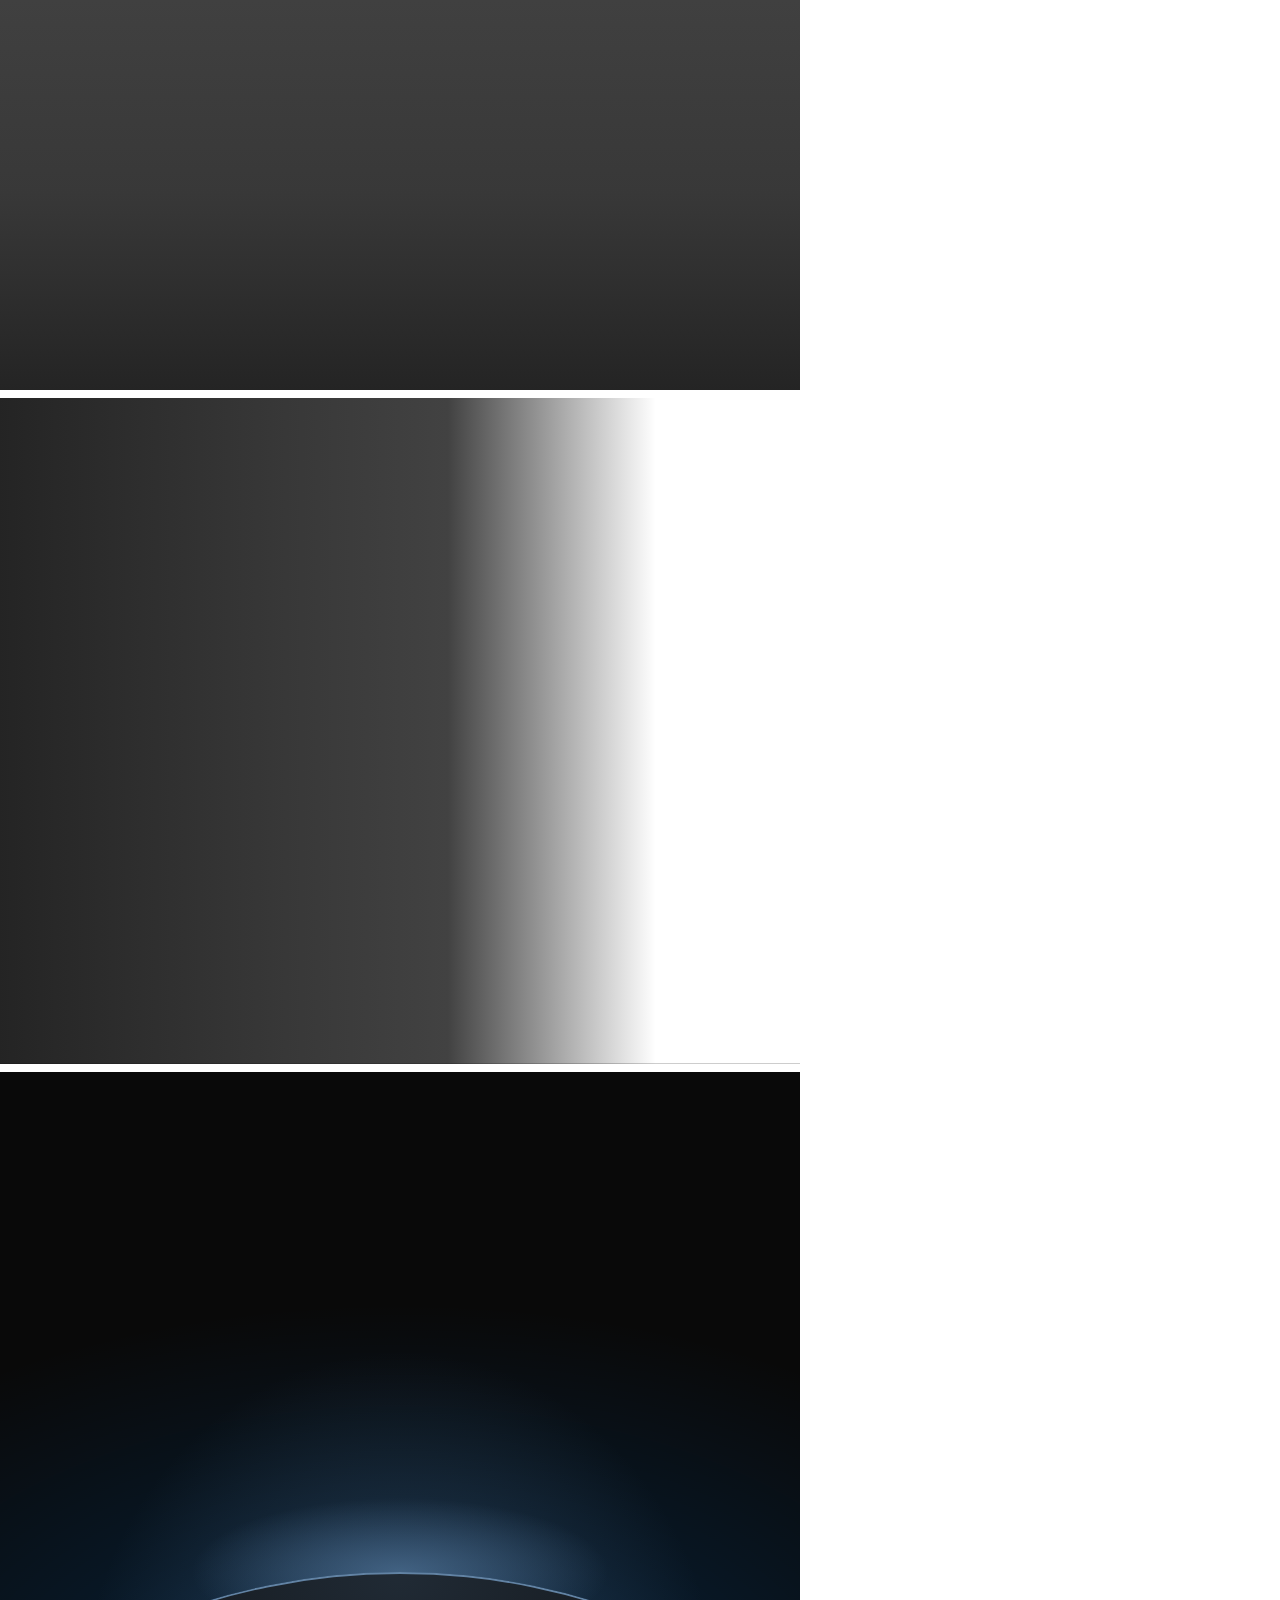
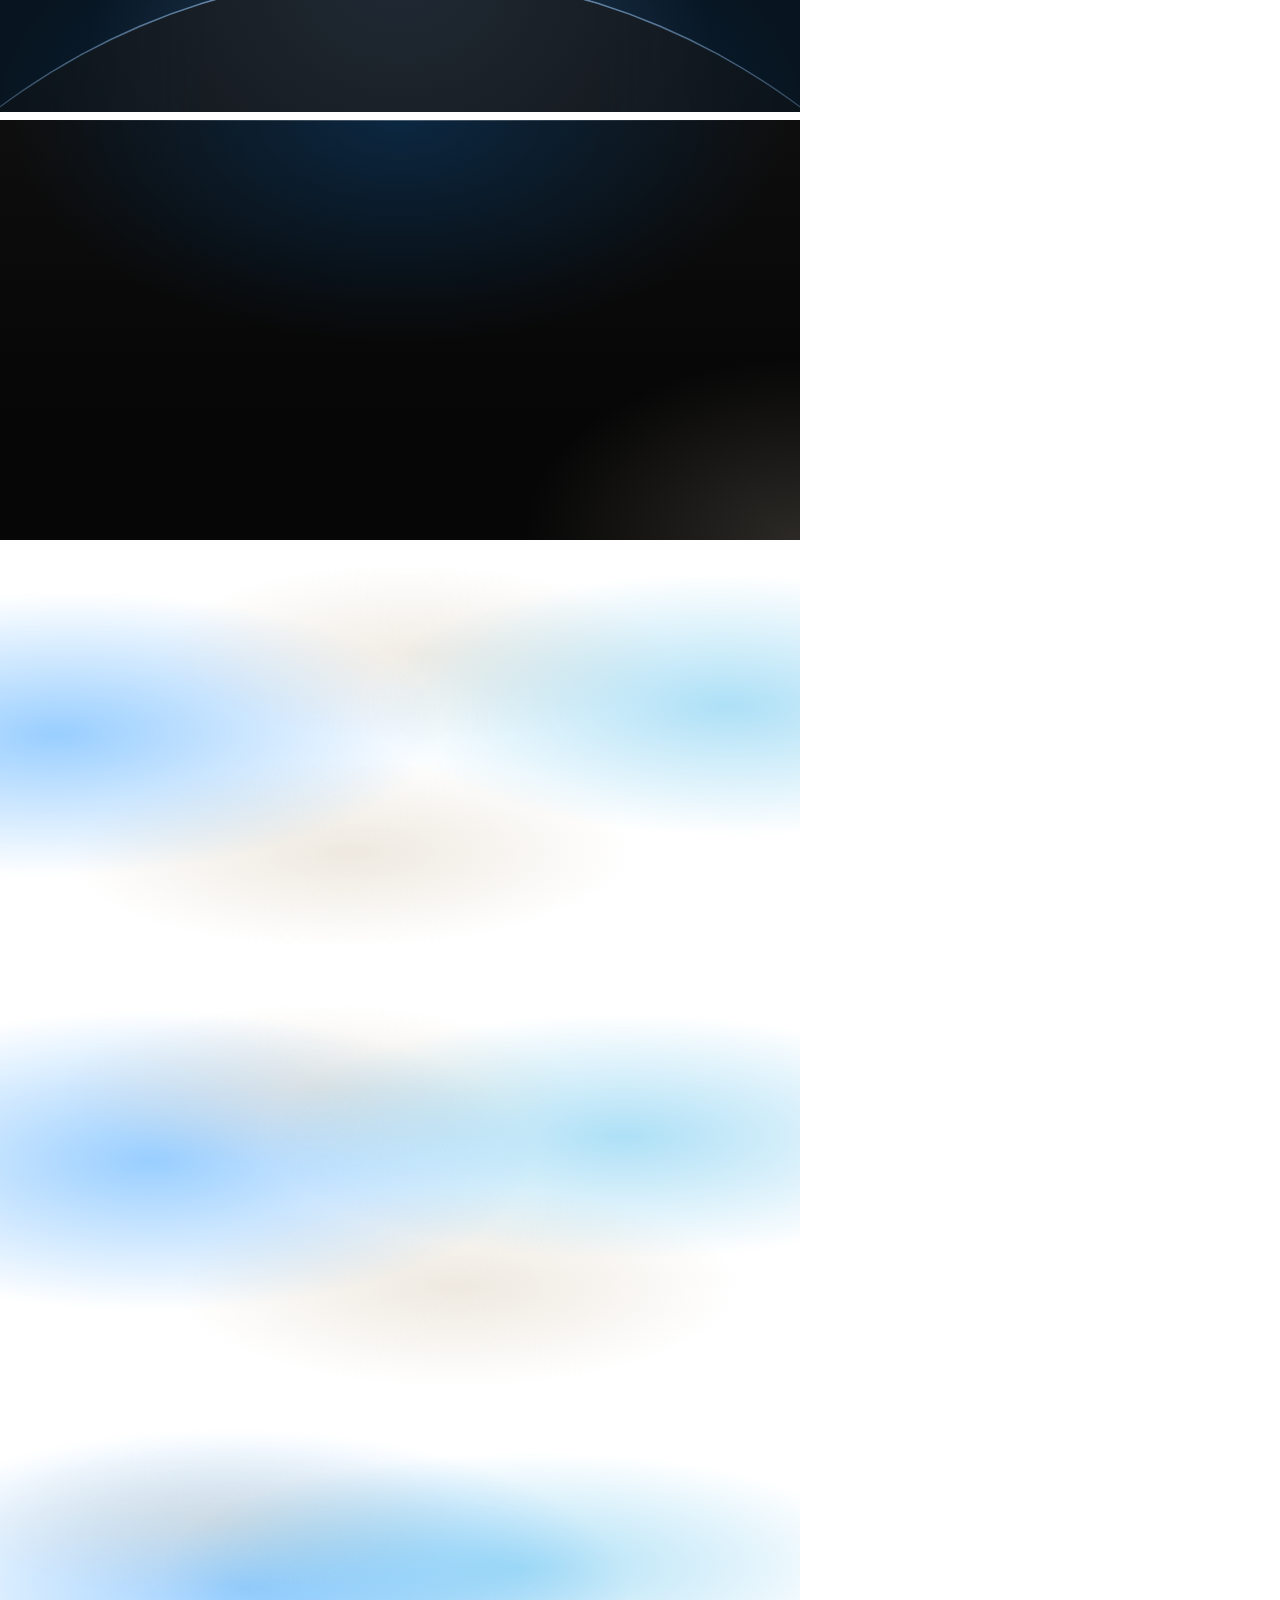
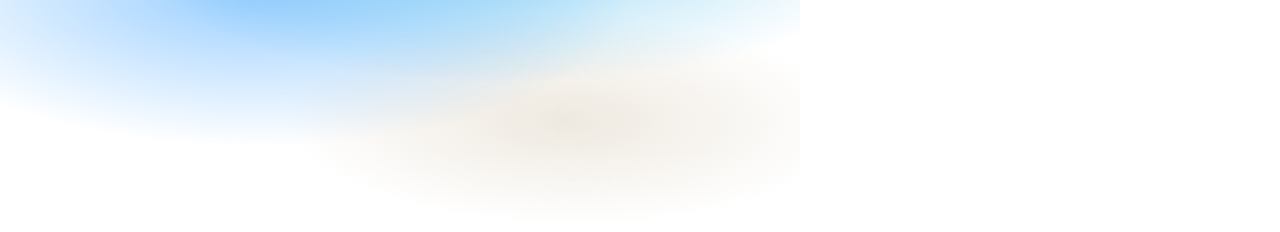
<file: web/assets/backgrounds/check.html>
<!doctype html>
<html lang="en" data-ground="sand">
<head>
<meta charset="utf-8">
<title>Backgrounds contrast check</title>
<!-- Every ground in a 800px box, for check.mjs: it sets a palette, screenshots the boxes and measures
     the ink and muted contrast on every pixel of each ground's text zone (index.json). The photograph
     grounds sit on a flat grey picture: #7c7c7c for the dark scrim, #d4d4d4 for the light one; and the worst case of the dark scrim: a white
     picture (white words on it). The light scrim is for pale photographs only. -->
<link rel="stylesheet" href="../system.css">
<link rel="stylesheet" href="backgrounds.css">
<style>body { margin: 0; width: 800px; } .box { width: 800px; margin: 0 0 8px; padding: 24px; font-size: 20px; } .pi, .pm { visibility: hidden; } .pi { color: var(--ink); } .pm { color: var(--muted); }  /* the liquid blobs held at the start, the middle and the end of their drift (the keyframes in backgrounds.css), so the text zone is measured where they stand under it */
  .at-start::before { animation: none; transform: translate3d(-7%, 0, 0) skewX(-7deg) scaleY(.94); } .at-start::after { animation: none; transform: translate3d(8%, 0, 0) skewX(6deg) scaleY(1.04); }
  .at-mid::before { animation: none; transform: translate3d(.5%, 0, 0) skewX(-.5deg) scaleY(.995); } .at-mid::after { animation: none; transform: translate3d(-.5%, 0, 0) scaleY(.98); }
  .at-end::before { animation: none; transform: translate3d(8%, 0, 0) skewX(6deg) scaleY(1.05); } .at-end::after { animation: none; transform: translate3d(-9%, 0, 0) skewX(-6deg) scaleY(.92); }
</style>
<script src="backgrounds.js" defer></script>
</head>
<body>
<div class="bg-mist box" data-g="mist" style="height:420px"><span class="pi">Ink</span> <span class="pm">Muted</span></div>
<div class="bg-halo box" data-g="halo" style="height:420px"><span class="pi">Ink</span> <span class="pm">Muted</span></div>
<div class="bg-grain box" data-g="grain" style="height:420px"><span class="pi">Ink</span> <span class="pm">Muted</span></div>
<div class="bg-paper box" data-g="paper" style="height:420px"><span class="pi">Ink</span> <span class="pm">Muted</span></div>
<div class="bg-dusk box" data-g="dusk" style="height:420px"><span class="pi">Ink</span> <span class="pm">Muted</span></div>
<div class="bg-topglow box" data-g="topglow" style="height:560px"><span class="pi">Ink</span> <span class="pm">Muted</span></div>
<div class="bg-ruled box" data-g="ruled" style="height:420px"><span class="pi">Ink</span> <span class="pm">Muted</span></div>
<div class="bg-dots box" data-g="dots" style="height:420px"><span class="pi">Ink</span> <span class="pm">Muted</span></div>
<div class="bg-arcs box" data-g="arcs" style="height:420px"><span class="pi">Ink</span> <span class="pm">Muted</span></div>
<div class="bg-band box" data-g="band" style="height:420px"><span class="pi">Ink</span> <span class="pm">Muted</span></div>
<div class="bg-field box" data-g="field" style="height:420px"><span class="pi">Ink</span> <span class="pm">Muted</span></div>
<div class="bg-band bg-tint box" data-g="band-tint" style="height:420px"><span class="pi">Ink</span> <span class="pm">Muted</span></div>
<div class="bg-field bg-tint box" data-g="field-tint" style="height:420px"><span class="pi">Ink</span> <span class="pm">Muted</span></div>
<div class="bg-photo box" data-g="photo" style="height:520px;--g-photo:linear-gradient(#7c7c7c,#7c7c7c)"><span class="pi">Ink</span> <span class="pm">Muted</span></div>
<div class="bg-photo bg-photo--left box" data-g="photo-left" style="height:520px;--g-photo:linear-gradient(#7c7c7c,#7c7c7c)"><span class="pi">Ink</span> <span class="pm">Muted</span></div>
<div class="bg-photo bg-photo--light box" data-g="photo-light" style="height:520px;--g-photo:linear-gradient(#d4d4d4,#d4d4d4)"><span class="pi">Ink</span> <span class="pm">Muted</span></div>
<div class="bg-photo box" data-g="photo-white" style="height:520px;--g-photo:linear-gradient(#fff,#fff)"><span class="pi">Ink</span> <span class="pm">Muted</span></div>
<div class="bg-photo bg-photo--left box" data-g="photo-left-white" style="height:520px;--g-photo:linear-gradient(#fff,#fff)"><span class="pi">Ink</span> <span class="pm">Muted</span></div>
<div class="bg-horizon box" data-g="horizon" style="height:640px"><span class="pi">Ink</span> <span class="pm">Muted</span></div>
<div class="bg-deep box" data-g="deep" style="height:420px"><span class="pi">Ink</span> <span class="pm">Muted</span></div>
<div class="bg-liquid box at-start" data-g="liquid" data-no-pause style="height:420px"><span class="pi">Ink</span> <span class="pm">Muted</span></div>
<div class="bg-liquid box at-mid" data-g="liquid-mid" data-no-pause style="height:420px"><span class="pi">Ink</span> <span class="pm">Muted</span></div>
<div class="bg-liquid box at-end" data-g="liquid-end" data-no-pause style="height:420px"><span class="pi">Ink</span> <span class="pm">Muted</span></div>

</body>
</html>
</file>
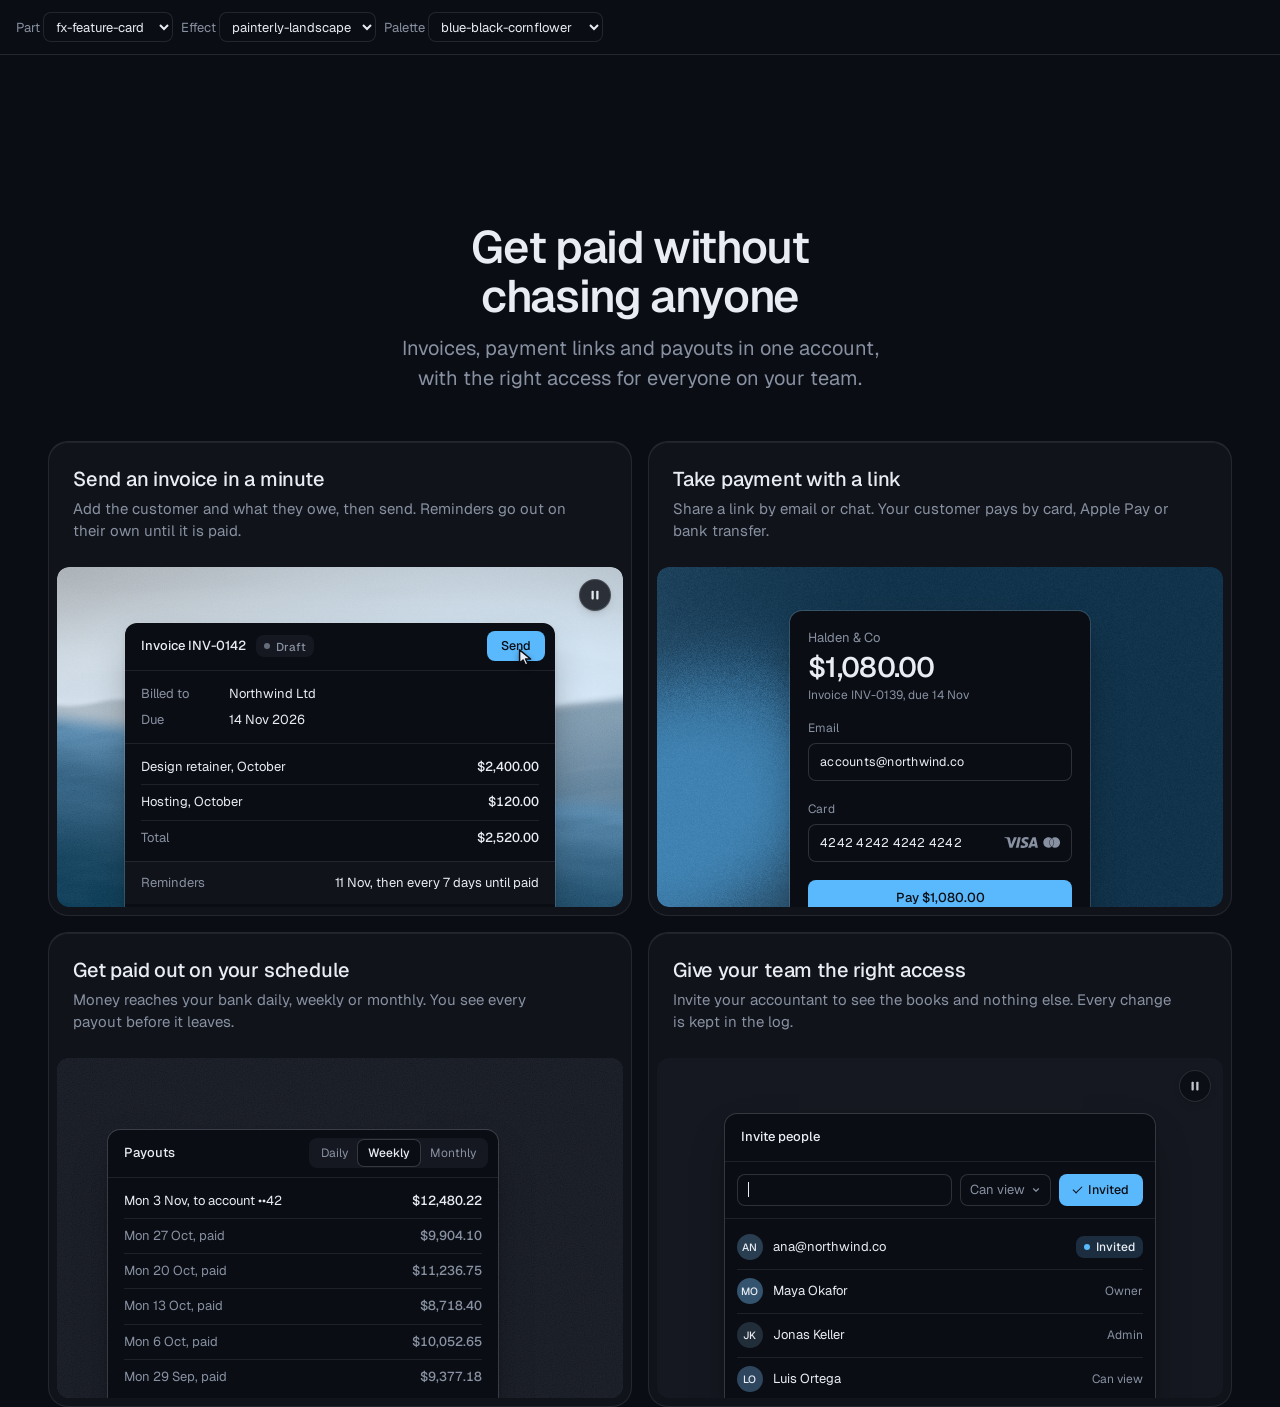
<file: web/assets/components/_lab.html>
<!doctype html>
<html lang="en" data-radius="soft">
<head>
<script>window.__tpGlMax = 16;   /* a gallery shows many live effects at once; a page of a site keeps the default 4 (fx.js) */</script>
<meta charset="utf-8">
<meta name="viewport" content="width=device-width, initial-scale=1">
<title>Component lab</title>
<link rel="preconnect" href="https://fonts.googleapis.com">
<link rel="preconnect" href="https://fonts.gstatic.com" crossorigin>
<link href="https://fonts.googleapis.com/css2?family=Geist:wght@100..900&family=Geist+Mono:wght@400..600&display=swap" rel="stylesheet">
<link rel="stylesheet" href="../system.css">
<link rel="stylesheet" href="./base.css">
<style>
  /* one component on its own, with a chosen effect (or object) and palette:
     _lab.html?c=fx-chart&fx=ruled-grounds&palette=white-link-blue&w=640 */
  :root { --font-display: "Geist", system-ui, sans-serif; --font-text: "Geist", system-ui, sans-serif; --font-mono: "Geist Mono", ui-monospace, monospace; --display-weight: 560; --display-tracking: -0.03em; }
  body { min-height: 100vh; margin: 0; }
  .bar { display: flex; flex-wrap: wrap; gap: 8px; align-items: center; padding: 12px 16px; border-bottom: 1px solid var(--line); font: 13px/1.4 var(--font-text); color: var(--muted); }
  .bar select { font: inherit; color: var(--ink); background: var(--bg); border: 1px solid var(--line); border-radius: var(--r-sm); height: 30px; padding: 0 8px; }
  .stage { padding: clamp(16px, 4vw, 48px); margin-inline: auto; }
</style>
</head>
<body>
<div class="bar">
  <label>Part <select id="c"></select></label>
  <label>Effect <select id="fx"></select></label>
  <label>Palette <select id="pal"></select></label>
</div>
<main class="stage" id="stage"></main>
<script type="module">
  import fx from '../effects/fx.js';
  const PARTS = ['fx-feature-card', 'fx-dither-object', 'fx-headline', 'fx-button', 'fx-prompt', 'fx-icon-tiles', 'fx-stat', 'fx-globe', 'fx-map', 'fx-chart', 'fx-bars', 'fx-band', 'fx-spotlight', 'fx-photo', 'fx-avatar', 'fx-search', 'fx-logos', 'fx-tabs', 'fx-pricing', 'fx-progress'];
  const PALETTES = {
    'blue-black-cornflower': { bg: '#0a0d14', surface: '#131824', ink: '#e9edf3', muted: '#8891a1', accent: '#5ab9fc', accentInk: '#0a0d14' },
    'graphite-safety-orange': { bg: '#18191b', surface: '#222427', ink: '#eff0f1', muted: '#9c9ea3', accent: '#ff4a1f', accentInk: '#18191b' },
    'white-link-blue': { bg: '#ffffff', surface: '#f4f4f4', ink: '#111111', muted: '#6b6b6b', accent: '#1a4be0', accentInk: '#ffffff' },
    'moss-sand': { bg: '#ddd6c6', surface: '#d2cab8', ink: '#2a2a26', muted: '#59574e', accent: '#4f6238', accentInk: '#ffffff' },
    'cobalt-field': { bg: '#0034eb', surface: '#002fd6', ink: '#ffffff', muted: '#dfe4f2', accent: '#e9e34a', accentInk: '#111111' },
  };
  const q = new URLSearchParams(location.search);
  const part = PARTS.includes(q.get('c')) ? q.get('c') : PARTS[0];
  const palId = PALETTES[q.get('palette')] ? q.get('palette') : 'blue-black-cornflower';
  const p = PALETTES[palId];
  const s = document.documentElement.style;
  const action = fx.color.contrast(p.accent, p.bg) >= 2.2 ? p.accent : p.ink;
  Object.entries({ '--p-bg': p.bg, '--p-surface': p.surface, '--p-ink': p.ink, '--p-muted': p.muted, '--p-accent': p.accent, '--p-accent-ink': p.accentInk, '--p-action': action, '--p-action-ink': action === p.accent ? p.accentInk : p.bg }).forEach(([k, v]) => s.setProperty(k, v));
  s.colorScheme = fx.color.isDark(p.bg) ? 'dark' : 'light';
  if (q.has('fallback')) fx.config.forceFallback = true;
  // one part at a time: at most 4 live WebGL contexts on this page
  fx.config.maxLive = 4;
  if (q.has('w')) document.getElementById('stage').style.maxWidth = q.get('w') + 'px';

  const base = `./${part}/`;
  const [meta, html, mod] = await Promise.all([fetch(base + 'meta.json').then(r => r.json()), fetch(base + 'component.html').then(r => r.text()), import(base + 'component.js')]);
  const link = Object.assign(document.createElement('link'), { rel: 'stylesheet', href: base + 'component.css' });
  document.head.append(link);
  await new Promise(r => { link.onload = link.onerror = r; });
  const choices = meta.effects?.length ? meta.effects : meta.objects || [];
  const chosen = choices.includes(q.get('fx')) ? q.get('fx') : meta.default;
  const stage = document.getElementById('stage');
  stage.innerHTML = html;
  const root = stage.firstElementChild;
  // the chosen effect goes where the part reads it: data-cx-object, data-cx-fill, or data-cx-effect on the root
  // the dither object: one figure set to the chosen object (one live object, as on a page); no caption under it
  if (meta.objects) {
    const fig = root.matches('[data-cx-object]') ? root : root.querySelector('[data-cx-object]');
    fig.dataset.cxObject = chosen;
    if (q.get('render') === 'studio') fig.dataset.cxRender = 'studio';
    fig.querySelector('.cx-obj__stage').removeAttribute('aria-label');
    fig.style.maxWidth = '720px';
  }
  // without ?fx= the markup keeps its own effects (the feature card mixes a landscape and a grain: setting
  // the default on every panel would paint the grain panel as a landscape too)
  else if (!choices.includes(q.get('fx'))) { /* as written */ }
  else if (root.querySelector('[data-cx-fill]')) root.querySelectorAll('[data-cx-fill]').forEach(el => { el.dataset.cxFill = chosen; });
  else if (root.querySelector('[data-cx-effect]')) root.querySelectorAll('[data-cx-effect]').forEach(el => { el.dataset.cxEffect = chosen; });
  else root.dataset.cxEffect = chosen;
  // the map draws its baked streets; an effect named with ?fx= shows its fallback ground (no map data) instead
  if (part === 'fx-map' && choices.includes(q.get('fx'))) delete root.dataset.cxMap;
  await document.fonts.ready;
  window.__part = mod.default(root);
  setTimeout(() => { document.documentElement.dataset.ready = '1'; }, 1200);

  const fill = (sel, list, cur, key) => {
    const el = document.getElementById(sel);
    el.innerHTML = list.map(v => `<option${v === cur ? ' selected' : ''}>${v}</option>`).join('');
    el.addEventListener('change', () => { q.set(key, el.value); if (key === 'c') q.delete('fx'); location.search = q.toString(); });
  };
  fill('c', PARTS, part, 'c');
  // a part whose default is none (the map's streets, the photograph as it is) lists none first, so the
  // select never shows an effect that is not on
  fill('fx', meta.default === 'none' ? ['none', ...choices] : choices, chosen, 'fx');
  fill('pal', Object.keys(PALETTES), palId, 'palette');
</script>
</body>
</html>
</file>
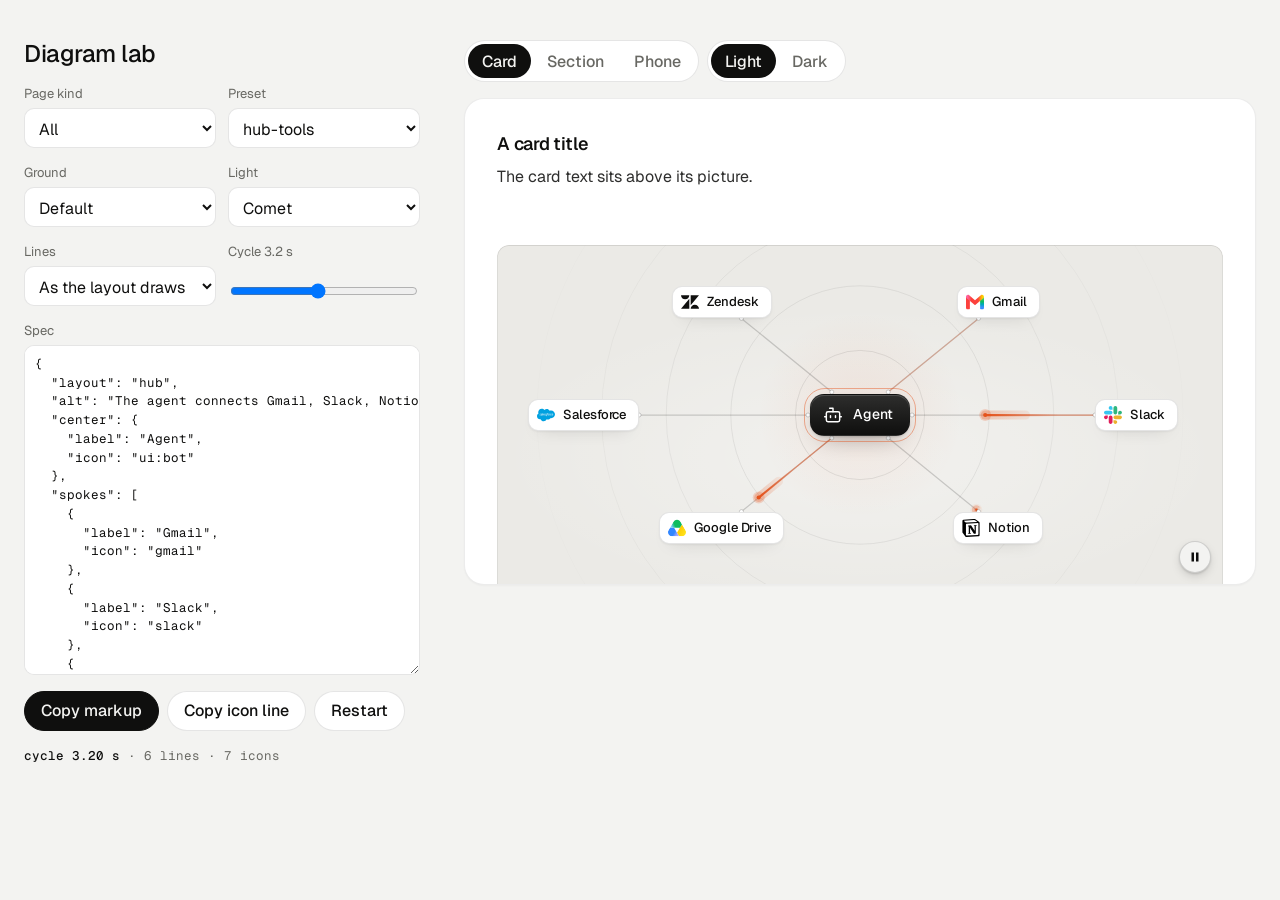
<file: web/assets/diagrams/lab.html>
<!doctype html>
<html lang="en">
<head>
<meta charset="utf-8">
<meta name="viewport" content="width=device-width, initial-scale=1">
<title>Diagram lab</title>
<link rel="preconnect" href="https://fonts.googleapis.com">
<link rel="preconnect" href="https://fonts.gstatic.com" crossorigin>
<link href="https://fonts.googleapis.com/css2?family=Geist:wght@300..700&family=Geist+Mono:wght@400;500&display=swap" rel="stylesheet">
<link rel="stylesheet" href="../ui/cards.css">
<link rel="stylesheet" href="diagram.css">
<style>
  /* The builder: pick a preset, change the JSON or the controls, see the card at once, copy the markup. Not part of a page. */
  :root { --font-text: "Geist", system-ui, sans-serif; --font-display: "Geist", system-ui, sans-serif; --font-mono: "Geist Mono", ui-monospace, monospace; }
  [data-theme="light"] { --bg: #f3f3f1; --card: #ffffff; --ink: #0f0f0e; --muted: #686863; --accent: #e5531c; --accent-ink: #ffffff; --frag: #ffffff; --ground-bg: #ebeae6; --ground-accent: #dcd9d0; --line: rgb(0 0 0 / .1); --field: #ffffff; }
  [data-theme="light"][data-accent="blue"] { --accent: #2456e8; }
  [data-theme="light"][data-accent="green"] { --accent: #16825d; }
  [data-theme="dark"] { --bg: #070708; --card: #141416; --ink: #f2f2ef; --muted: #8f9094; --accent: #ff7a3c; --accent-ink: #120c08; --frag: #1c1d20; --ground-bg: #101012; --ground-accent: #232326; --line: rgb(255 255 255 / .12); --field: #101012; }
  [data-theme="dark"][data-accent="white"] { --accent: #f2f2ef; --accent-ink: #0b0b0c; }
  [data-theme="dark"][data-accent="green"] { --accent: #3ccf8e; --accent-ink: #06130d; }
  * { box-sizing: border-box; }
  html, body { margin: 0; }
  body { font-family: var(--font-text); background: var(--bg); color: var(--ink); -webkit-font-smoothing: antialiased; min-height: 100vh; }
  .lab { display: grid; gap: 32px; max-width: 1440px; margin: 0 auto; padding: 32px 24px 64px; }
  .side { display: grid; gap: 16px; align-content: start; min-width: 0; }
  .side h1 { margin: 0; font: 500 24px/1.2 var(--font-display); letter-spacing: -0.02em; }
  .row { display: grid; gap: 6px; }
  .row > label, .row > .lbl { font-size: 13px; color: var(--muted); }
  .two { display: grid; grid-template-columns: 1fr 1fr; gap: 12px; }
  select, textarea, button, input[type=range] { font: inherit; color: inherit; }
  select, textarea { width: 100%; background: var(--field); border: 1px solid var(--line); border-radius: 10px; padding: 9px 10px; }
  select { height: 40px; }
  textarea { min-height: 360px; resize: vertical; font: 400 12.5px/1.5 var(--font-mono); white-space: pre; tab-size: 2; }
  textarea.is-bad { border-color: #c4321c; }
  .btns { display: flex; flex-wrap: wrap; gap: 8px; }
  button.b { height: 40px; padding: 0 16px; border-radius: 999px; border: 1px solid var(--line); background: var(--card); cursor: pointer; font-weight: 500; }
  button.b:hover { border-color: var(--ink); }
  button.b--main { background: var(--ink); color: var(--bg); border-color: var(--ink); }
  .out { font: 400 12.5px/1.5 var(--font-mono); color: var(--muted); overflow-wrap: anywhere; min-height: 1.5em; }
  .out b { color: var(--ink); font-weight: 500; }
  .out .bad { color: #c4321c; }
  .lb-stage { min-width: 0; display: grid; align-content: start; gap: 16px; }
  .lb-stage .card > .panel { --p-h: 340px; }
  .lb-stage .card--wide > .panel { --p-h: 560px; }
  .lb-stage .card--phone { max-width: 390px; }
  .lb-stage .card--phone > .panel { --p-h: 300px; }
  .seg { display: inline-flex; border: 1px solid var(--line); border-radius: 999px; padding: 3px; gap: 2px; background: var(--card); width: fit-content; }
  .seg button { height: 34px; padding: 0 14px; border: 0; background: none; border-radius: 999px; cursor: pointer; font-weight: 500; color: var(--muted); }
  .seg button[aria-pressed="true"] { background: var(--ink); color: var(--bg); }
  @media (min-width: 1024px) { .lab { grid-template-columns: 400px minmax(0, 1fr); gap: 40px; padding-top: 40px; } textarea { min-height: 330px; } .side { position: sticky; top: 24px; max-height: calc(100vh - 48px); overflow: auto; padding-right: 4px; } }
  @media (max-width: 639px) { .lab { padding: 24px 16px 48px; } }
</style>
</head>
<body data-theme="light" data-icon-base="../icons/demo/">
<div class="lab">
  <aside class="side">
    <h1>Diagram lab</h1>
    <div class="two">
      <div class="row"><label for="type">Page kind</label><select id="type"><option value="">All</option><option>software</option><option>tech</option><option>gaming</option><option>product</option><option>service</option></select></div>
      <div class="row"><label for="preset">Preset</label><select id="preset"></select></div>
    </div>
    <div class="two">
      <div class="row"><label for="ground">Ground</label><select id="ground"><option value="">Default</option><option>dots</option><option>rings</option><option>grid</option><option>glow</option><option>glow dots</option><option>glow rings</option><option>none</option></select></div>
      <div class="row"><label for="pulse">Light</label><select id="pulse"><option value="">Comet</option><option>dot</option><option>none</option></select></div>
    </div>
    <div class="two">
      <div class="row"><label for="curve">Lines</label><select id="curve"><option value="">As the layout draws them</option><option>curve</option><option>elbow</option><option>swirl</option></select></div>
      <div class="row"><label for="cycle">Cycle <span id="cycleV">3.2 s</span></label><input id="cycle" type="range" min="2.5" max="4" step="0.1" value="3.2"></div>
    </div>
    <div class="row"><label for="json">Spec</label><textarea id="json" spellcheck="false"></textarea></div>
    <div class="btns">
      <button class="b b--main" id="copy" type="button">Copy markup</button>
      <button class="b" id="copyIcons" type="button">Copy icon line</button>
      <button class="b" id="restart" type="button">Restart</button>
    </div>
    <div class="out" id="info"></div>
  </aside>
  <main class="lb-stage">
    <div class="btns">
      <div class="seg" id="size" role="group" aria-label="Size"><button type="button" data-v="card" aria-pressed="true">Card</button><button type="button" data-v="section" aria-pressed="false">Section</button><button type="button" data-v="phone" aria-pressed="false">Phone</button></div>
      <div class="seg" id="theme" role="group" aria-label="Palette"><button type="button" data-v="light" aria-pressed="true">Light</button><button type="button" data-v="dark" aria-pressed="false">Dark</button></div>
    </div>
    <article class="card card--row" id="card"><h3 id="ct"></h3><p id="cp"></p><div class="panel"><div class="dg" id="dg"></div></div></article>
  </main>
</div>
<script type="module">
  import dg from './diagram.js';
  const $ = id => document.getElementById(id);
  const presets = await dg.presets();
  const base = new URL('../icons/demo/', location.href).href;
  const q = new URLSearchParams(location.search);
  let spec = null, d = null, size = 'card';

  const names = type => Object.keys(presets).filter(k => !type || (presets[k].types || []).includes(type));
  const fillPresets = () => { $('preset').innerHTML = names($('type').value).map(k => `<option>${k}</option>`).join(''); };
  const load = id => { spec = JSON.parse(JSON.stringify(presets[id])); delete spec.types; $('json').value = JSON.stringify(spec, null, 2); sync(); };
  const first = n => (spec.center || spec.core || spec.input || spec.root || spec.left || {}).label || n;

  function iconIds(o, out = new Set()) {
    if (Array.isArray(o)) o.forEach(x => iconIds(x, out));
    else if (o && typeof o === 'object') for (const k in o) { if (k === 'icon' && typeof o[k] === 'string' && !/^text:|[/.]/.test(o[k])) out.add(o[k]); else iconIds(o[k], out); }
    return out;
  }
  function markup() {
    const j = JSON.stringify(spec);
    return /'/.test(j)
      ? `<div class="panel"><div class="dg" data-diagram><script type="application/json">${j}<\/script></div></div>`
      : `<div class="panel"><div class="dg" data-diagram='${j}'></div></div>`;
  }
  function paint() {
    const card = $('card');
    card.classList.toggle('card--wide', size === 'section');
    card.classList.toggle('card--phone', size === 'phone');
    const s = JSON.parse(JSON.stringify(spec));
    if (size === 'section') s.size = 'section';
    $('ct').textContent = 'A card title';
    $('cp').textContent = 'The card text sits above its picture.';
    const el = $('dg');
    d = dg.mount(el, s, { iconBase: base });
    const ids = [...iconIds(spec)];
    setTimeout(() => {
      $('info').innerHTML = `<b>cycle ${d.T ? d.T.toFixed(2) : '-'} s</b> · ${d.E ? d.E.filter(e => e.lit).length : 0} lines · ${ids.length} icons`;
    }, 400);
  }
  function sync() {
    try { spec = JSON.parse($('json').value); $('json').classList.remove('is-bad'); } catch (e) { $('json').classList.add('is-bad'); $('info').innerHTML = `<span class="bad">${e.message}</span>`; return; }
    paint();
  }
  // a control writes into the spec and the textarea
  function setField(path, v) {
    try { spec = JSON.parse($('json').value); } catch { return; }
    const [a, b] = path.split('.');
    if (b) { spec[a] = spec[a] || {}; if (v === '' || v == null) delete spec[a][b]; else spec[a][b] = v; if (!Object.keys(spec[a]).length) delete spec[a]; }
    else if (v === '' || v == null) delete spec[a]; else spec[a] = v;
    $('json').value = JSON.stringify(spec, null, 2);
    sync();
  }
  $('type').onchange = () => { fillPresets(); load($('preset').value); };
  $('preset').onchange = () => { $('ground').value = $('pulse').value = $('curve').value = ''; $('cycle').value = 3.2; $('cycleV').textContent = '3.2 s'; load($('preset').value); };
  $('ground').onchange = () => setField('ground', $('ground').value);
  $('pulse').onchange = () => setField('motion.pulse', $('pulse').value);
  $('curve').onchange = () => setField('curve', $('curve').value);
  $('cycle').oninput = () => { $('cycleV').textContent = (+$('cycle').value).toFixed(1) + ' s'; setField('motion.cycle', +$('cycle').value === 3.2 ? '' : +$('cycle').value); };
  let t0; $('json').oninput = () => { clearTimeout(t0); t0 = setTimeout(sync, 350); };
  $('restart').onclick = () => d && d.restart && d.restart();
  const copy = async (text, btn, label) => { try { await navigator.clipboard.writeText(text); btn.textContent = 'Copied'; } catch { btn.textContent = 'Copy failed'; } setTimeout(() => (btn.textContent = label), 1400); };
  $('copy').onclick = () => copy(markup(), $('copy'), 'Copy markup');
  $('copyIcons').onclick = () => copy(`node <skill>/scripts/icons.mjs fetch ${[...iconIds(spec)].join(' ')} --out assets/icons`, $('copyIcons'), 'Copy icon line');
  for (const [id, key] of [['size', 'size'], ['theme', 'theme']]) {
    $(id).onclick = ev => {
      const b = ev.target.closest('button'); if (!b) return;
      [...$(id).children].forEach(x => x.setAttribute('aria-pressed', String(x === b)));
      if (key === 'size') { size = b.dataset.v; paint(); } else document.body.dataset.theme = b.dataset.v;
    };
  }
  if (q.get('type')) $('type').value = q.get('type');
  fillPresets();
  if (q.get('preset') && presets[q.get('preset')]) $('preset').value = q.get('preset');
  if (q.get('theme') === 'dark') { document.body.dataset.theme = 'dark'; $('theme').children[1].click(); }
  load($('preset').value);
  window.__lab = { get d() { return d; } };
</script>
</body>
</html>
</file>
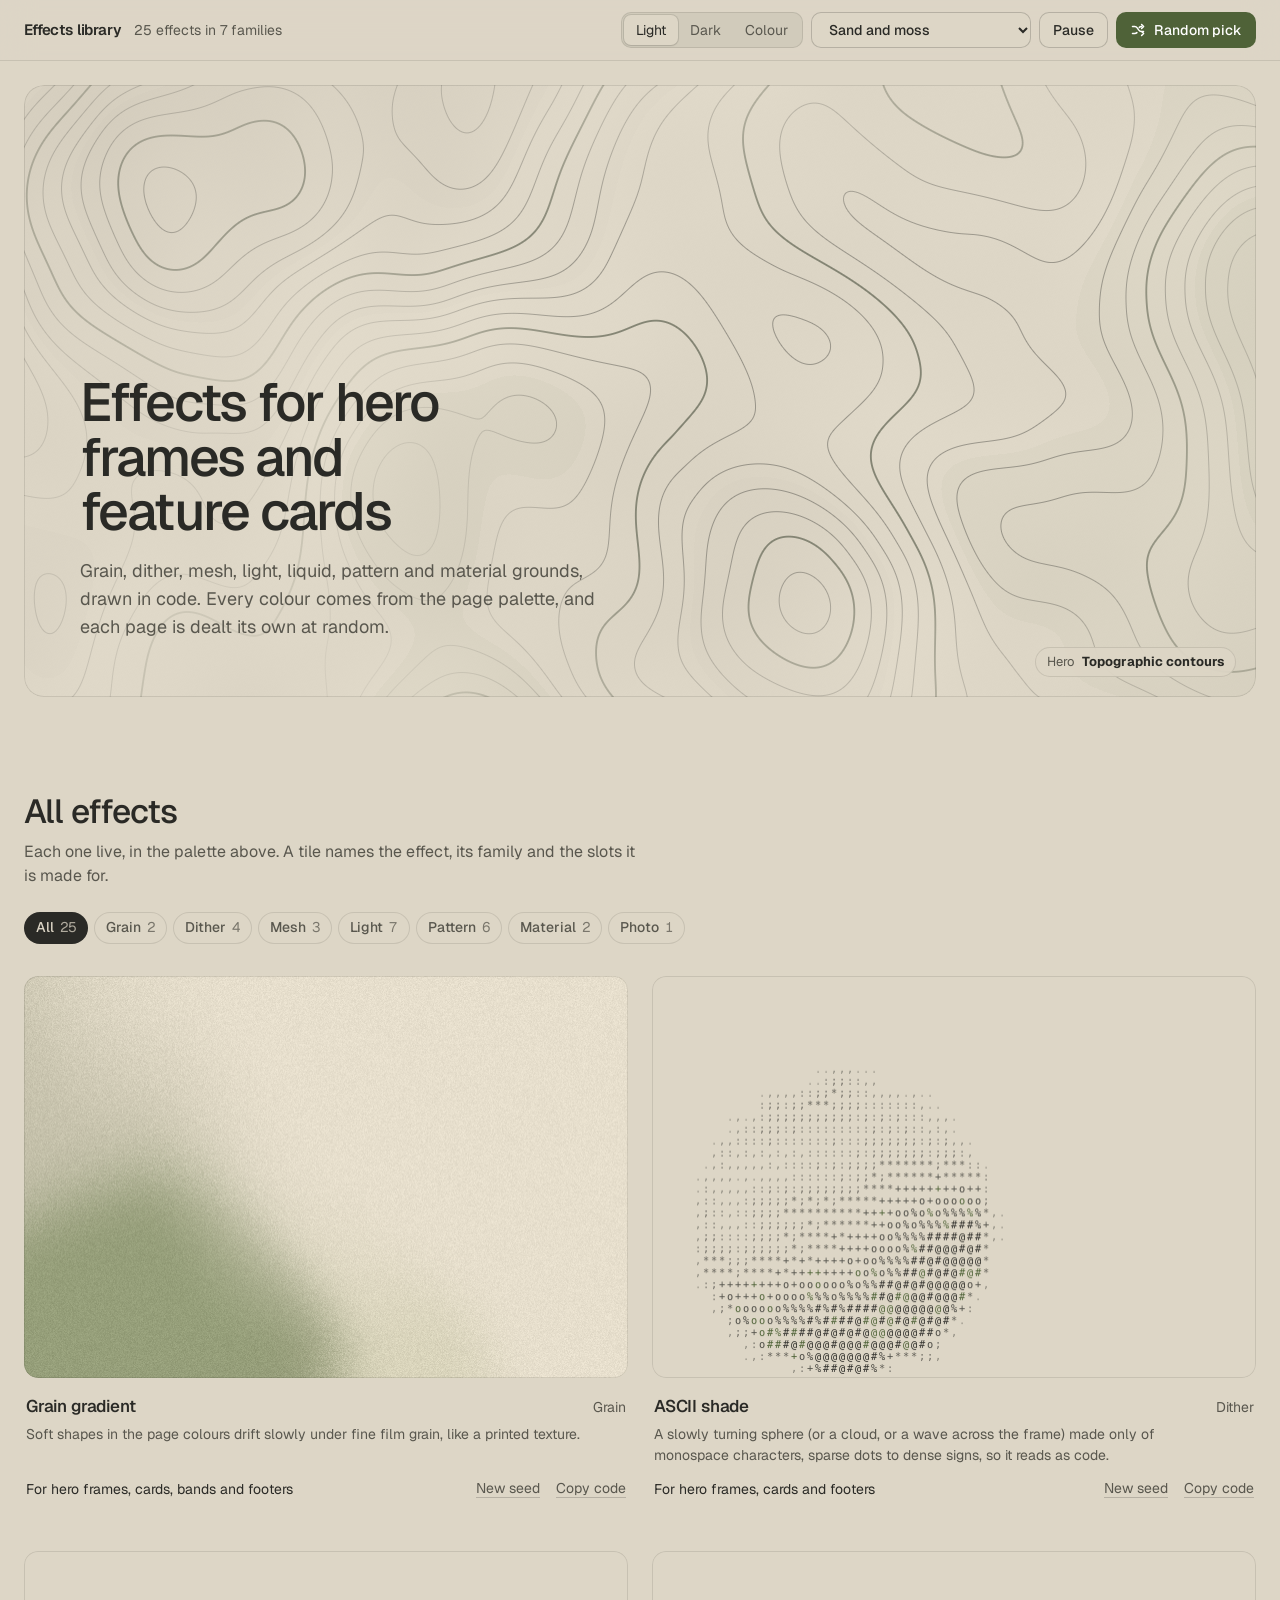
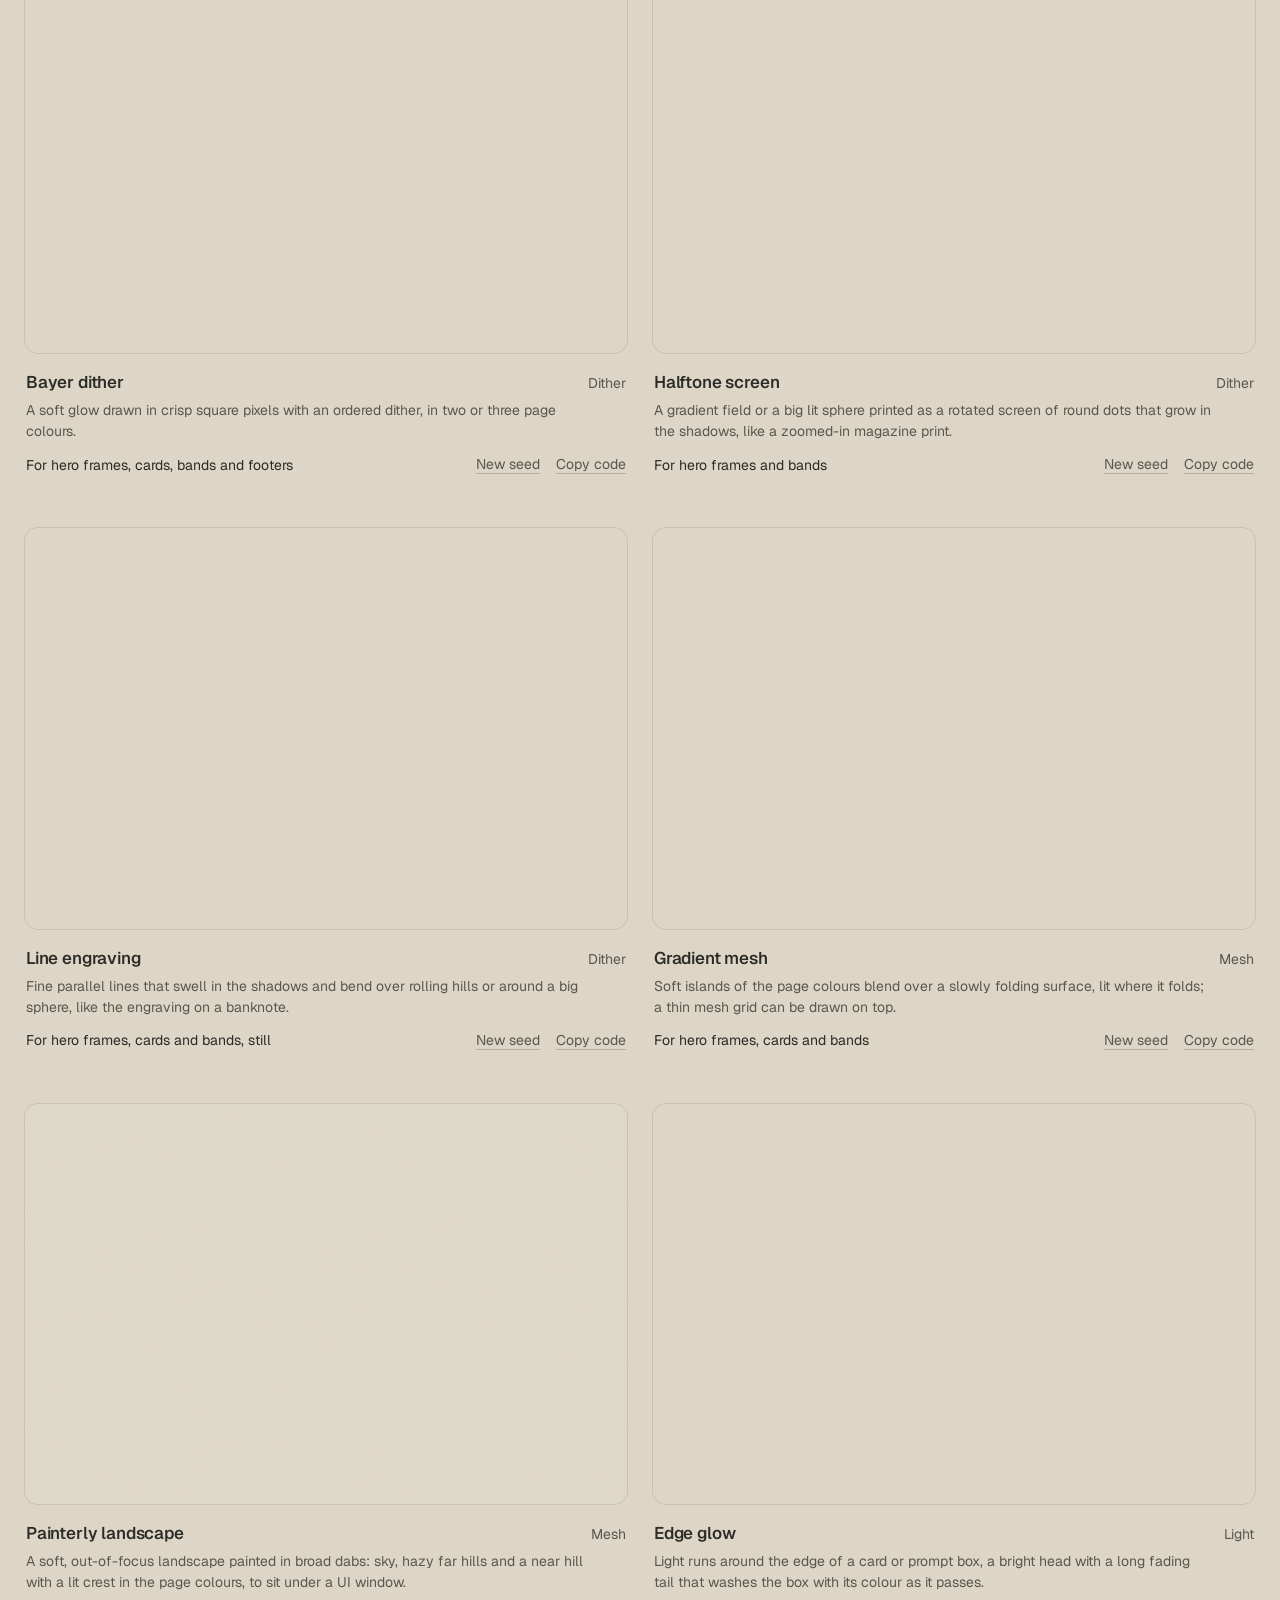
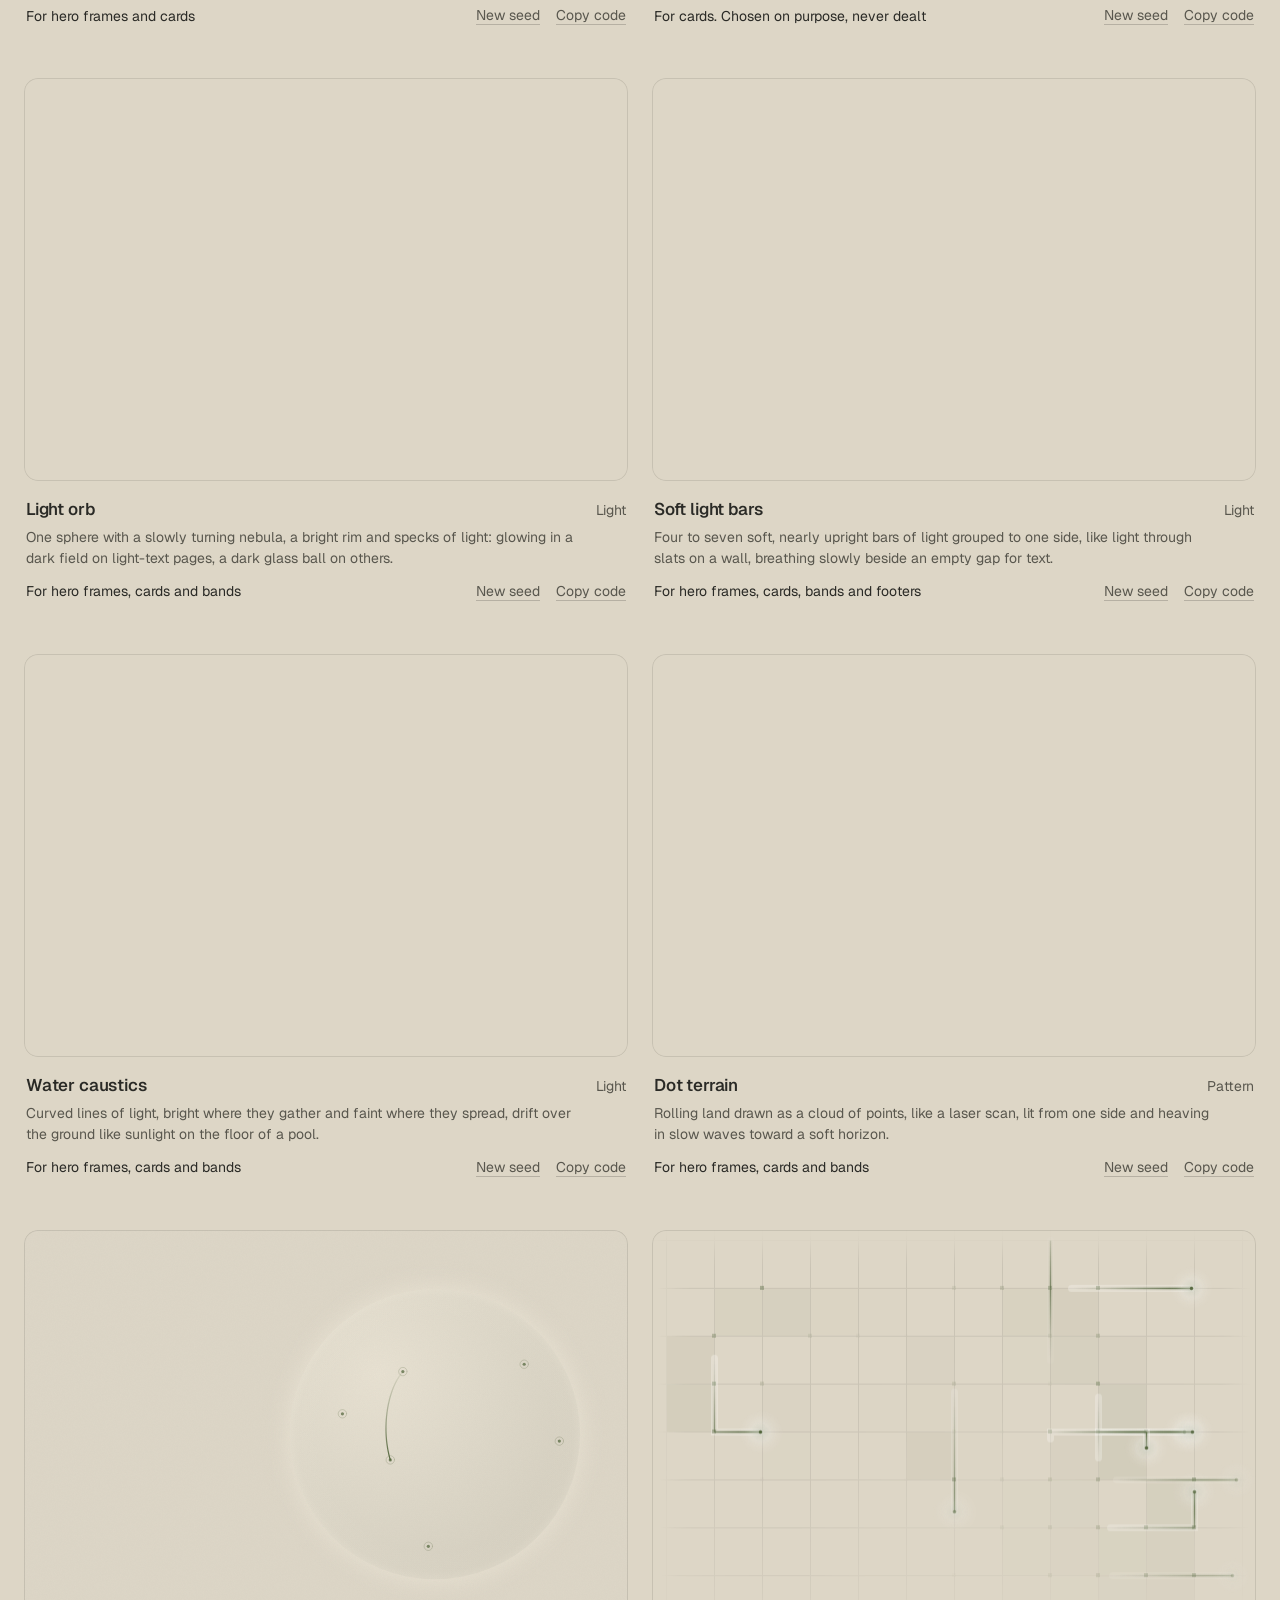
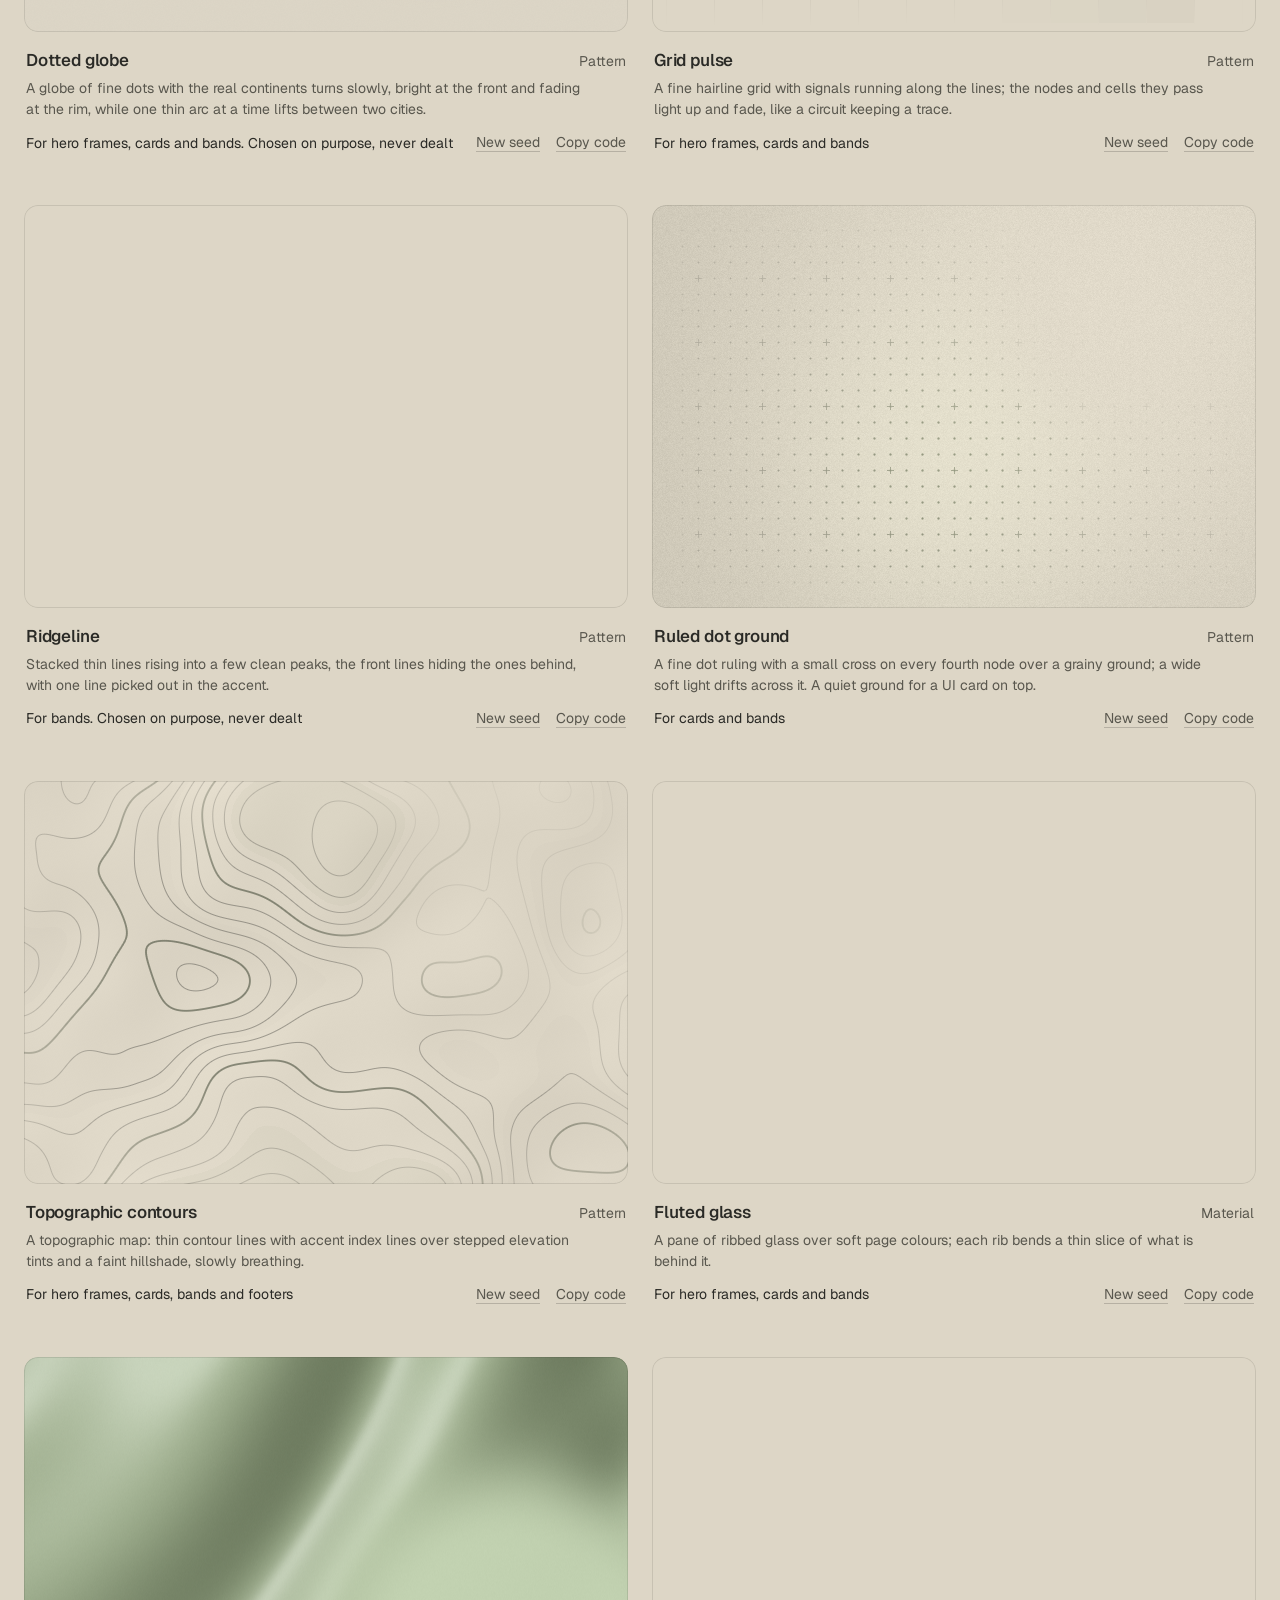
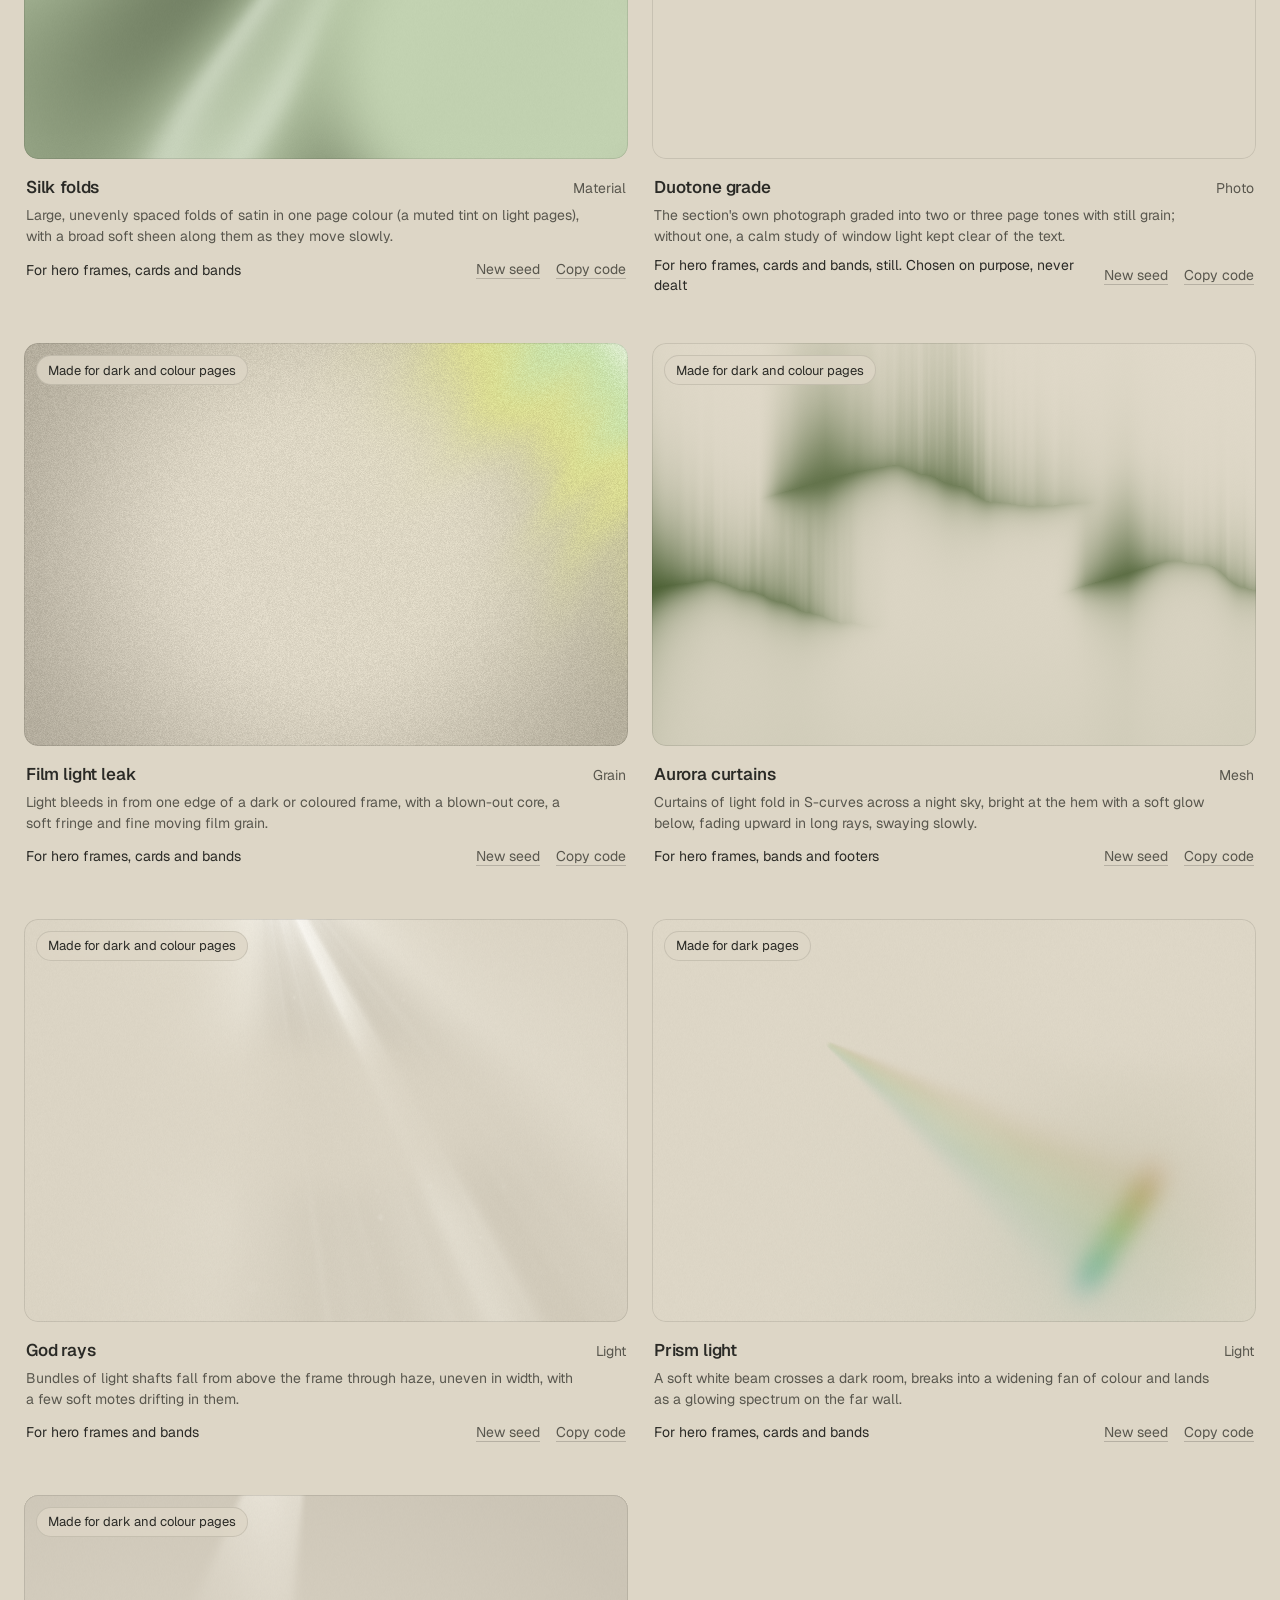
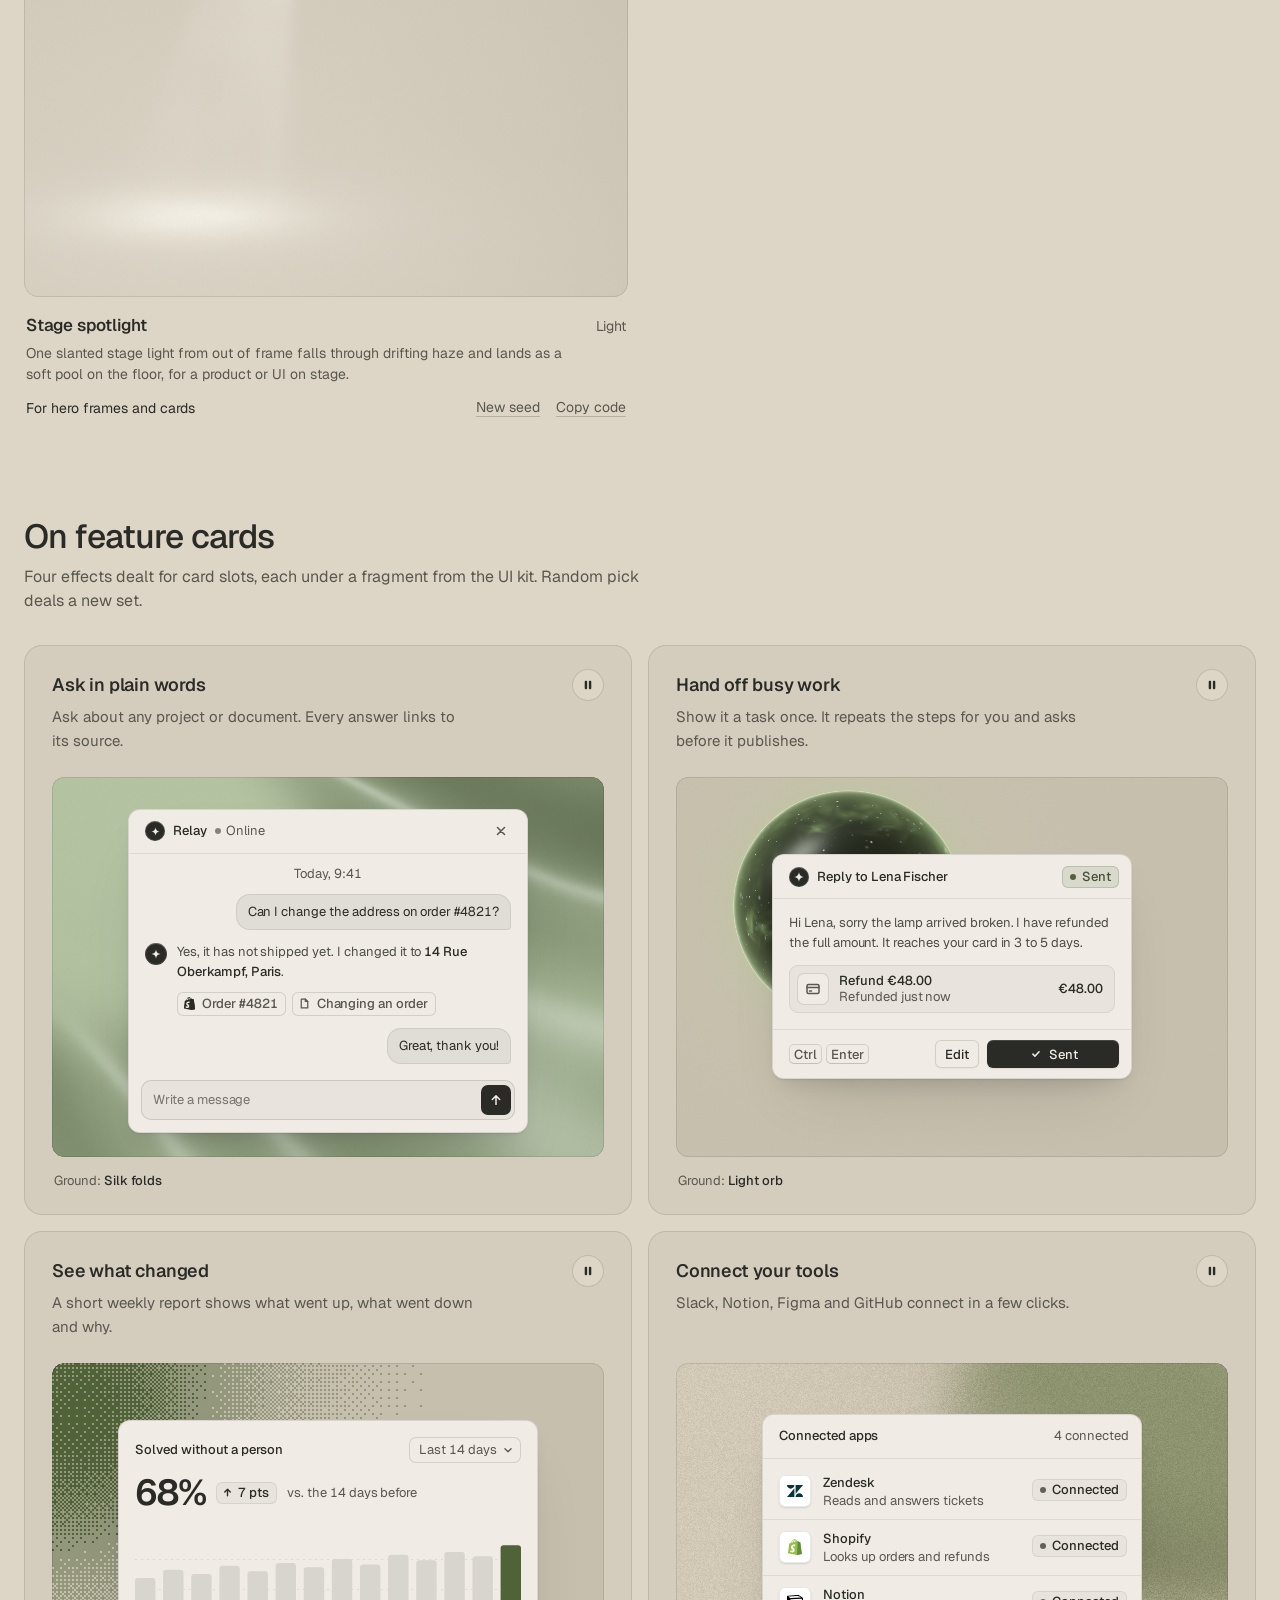
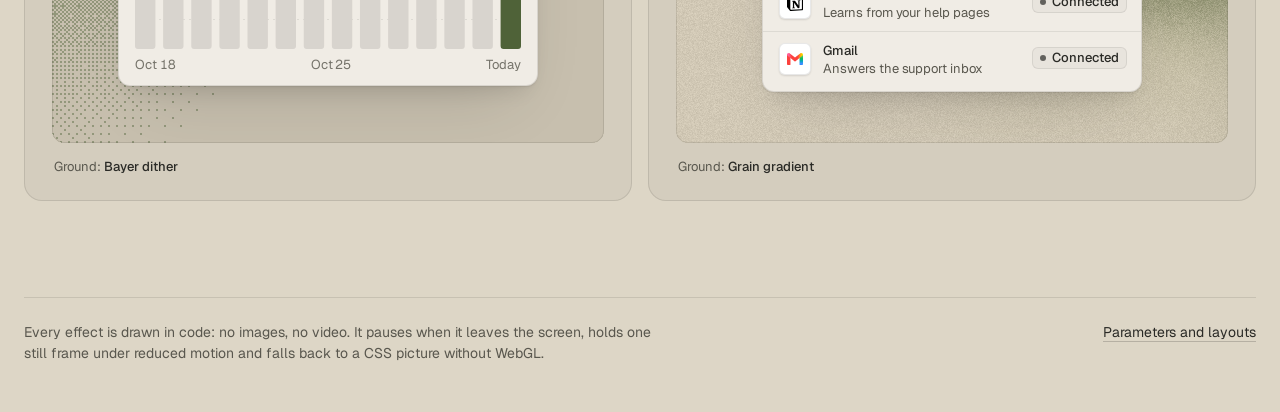
<file: web/assets/effects/gallery.html>
<!doctype html>
<html lang="en">
<head>
<script>window.__tpGlMax = 16;   /* a gallery shows many live effects at once; a page of a site keeps the default 4 (fx.js) */</script>
<meta charset="utf-8">
<meta name="viewport" content="width=device-width, initial-scale=1">
<title>Effects library</title>
<meta name="description" content="Effects drawn in code for hero frames, feature cards and bands, in the page palette.">
<link rel="icon" href="data:,">
<link rel="preconnect" href="https://fonts.googleapis.com">
<link rel="preconnect" href="https://fonts.gstatic.com" crossorigin>
<link href="https://fonts.googleapis.com/css2?family=Geist:wght@100..900&family=Geist+Mono:wght@100..900&display=swap" rel="stylesheet">
<style>
  /* the page palette; the script sets these from the palette switcher */
  :root {
    --bg: #ddd6c6; --surface: #d2cab8; --ink: #2a2a26; --muted: #59574e; --accent: #4f6238; --accent-ink: #ffffff;
    --card: #d2cab8; --panel: #cbc3b1; --win: #eeebe3; --win-surface: #e4e0d6;
    color-scheme: light;
  }
  @media (prefers-color-scheme: dark) {
    :root:not([data-theme="light"]) {
      --bg: #0a0d14; --surface: #131824; --ink: #e9edf3; --muted: #8891a1; --accent: #5ab9fc; --accent-ink: #0a0d14;
      --card: #131824; --panel: #0a0d14; --win: #1d2230; --win-surface: #262c3b;
      color-scheme: dark;
    }
  }
  :root[data-theme="dark"] {
    --bg: #0a0d14; --surface: #131824; --ink: #e9edf3; --muted: #8891a1; --accent: #5ab9fc; --accent-ink: #0a0d14;
    --card: #131824; --panel: #0a0d14; --win: #1d2230; --win-surface: #262c3b;
    color-scheme: dark;
  }
  :root {
    --line: color-mix(in oklab, var(--ink) 12%, transparent);
    --line-2: color-mix(in oklab, var(--ink) 22%, transparent);
    --chip: color-mix(in oklab, var(--ink) 6%, var(--bg));
    --font: "Geist", ui-sans-serif, system-ui, -apple-system, "Segoe UI", Roboto, "Helvetica Neue", Arial, sans-serif;
    --mono: "Geist Mono", ui-monospace, "SFMono-Regular", Consolas, monospace;
    --wrap: 1320px;
    --gut: 24px;
  }
  * { box-sizing: border-box; }
  html { -webkit-text-size-adjust: 100%; scroll-behavior: smooth; }
  @media (prefers-reduced-motion: reduce) { html { scroll-behavior: auto; } }
  body {
    margin: 0; background: var(--bg); color: var(--ink);
    font: 15px/1.5 var(--font); -webkit-font-smoothing: antialiased; font-feature-settings: "ss01" 0;
    overflow-x: hidden;
  }
  button, select { font: inherit; color: inherit; }
  :focus-visible { outline: 2px solid var(--accent); outline-offset: 2px; }
  .wrap { max-width: calc(var(--wrap) + 2 * var(--gut)); margin: 0 auto; padding: 0 var(--gut); }

  /* top bar */
  .top { position: sticky; top: 0; z-index: 50; background: color-mix(in oklab, var(--bg) 86%, transparent);
    backdrop-filter: blur(16px) saturate(1.2); -webkit-backdrop-filter: blur(16px) saturate(1.2); border-bottom: 1px solid var(--line); }
  .top-in { display: flex; align-items: center; gap: 12px 8px; padding-top: 12px; padding-bottom: 12px; }
  .top-in .controls { margin-left: auto; }
  .brand { display: flex; align-items: baseline; gap: 12px; min-width: 0; }
  .brand b { font-size: 15px; font-weight: 600; letter-spacing: -0.01em; white-space: nowrap; }
  .brand span { color: var(--muted); font-size: 14px; white-space: nowrap; }
  .controls { display: flex; align-items: center; gap: 8px; flex-wrap: wrap; }
  .seg { display: inline-flex; padding: 3px; border-radius: 10px; background: var(--chip); box-shadow: inset 0 0 0 1px var(--line); }
  .seg button { height: 30px; border: 0; background: transparent; padding: 0 12px; border-radius: 7px; cursor: pointer; color: var(--muted); font-size: 14px; }
  .seg button[aria-pressed="true"] { background: var(--bg); color: var(--ink); box-shadow: 0 0 0 1px var(--line), 0 1px 2px rgb(0 0 0 / 0.08); }
  .btn, .select {
    height: 36px; padding: 0 14px; border-radius: 10px; border: 0; background: var(--bg); color: var(--ink);
    box-shadow: inset 0 0 0 1px var(--line-2); cursor: pointer; display: inline-flex; align-items: center; gap: 8px;
    font-size: 14px; font-weight: 500; white-space: nowrap;
  }
  .btn:hover, .select:hover { box-shadow: inset 0 0 0 1px color-mix(in oklab, var(--ink) 38%, transparent); }
  .btn--primary { background: var(--accent); color: var(--accent-ink); box-shadow: none; }
  .btn--primary:hover { box-shadow: none; background: color-mix(in oklab, var(--accent) 88%, var(--ink)); }
  .btn svg { width: 16px; height: 16px; flex: none; }
  .select { max-width: 220px; padding-right: 10px; }

  /* hero: a dealt hero effect with text in its calm area */
  .hero { position: relative; margin-top: 24px; height: clamp(480px, 68vh, 660px); border-radius: 20px; overflow: hidden;
    display: flex; flex-direction: column; justify-content: flex-end; }
  .hero::after, .stage::after, .panel::after { content: ""; position: absolute; inset: 0; border-radius: inherit; box-shadow: inset 0 0 0 1px var(--line); pointer-events: none; z-index: 2; }
  .hero-copy { position: relative; z-index: 1; padding: 56px; max-width: 760px; }
  .hero h1 { max-width: 9.5em; margin: 0 0 18px; font-size: clamp(38px, 3.4vw + 10px, 62px); line-height: 1.02; letter-spacing: -0.035em; font-weight: 520; text-wrap: balance; }
  .hero p { margin: 0; max-width: 44ch; font-size: 18px; line-height: 28px; color: var(--muted); text-wrap: pretty; }
  .hero-tag { position: absolute; right: 20px; bottom: 20px; z-index: 3; }
  .tag { display: inline-flex; align-items: center; gap: 8px; height: 30px; padding: 0 12px; border-radius: 999px; font-size: 13px;
    background: color-mix(in oklab, var(--bg) 82%, transparent); color: var(--ink); box-shadow: inset 0 0 0 1px var(--line);
    backdrop-filter: blur(10px); -webkit-backdrop-filter: blur(10px); white-space: nowrap; }
  .tag span { color: var(--muted); }

  /* sections */
  section { padding-top: 96px; }
  .sec-head { display: flex; align-items: flex-end; justify-content: space-between; gap: 24px 48px; flex-wrap: wrap; margin-bottom: 32px; }
  .sec-head h2 { margin: 0 0 10px; font-size: clamp(28px, 1.2vw + 18px, 36px); line-height: 1.1; letter-spacing: -0.025em; font-weight: 520; }
  .sec-head p { margin: 0; color: var(--muted); max-width: 56ch; font-size: 16px; line-height: 24px; text-wrap: pretty; }
  .filters { display: flex; flex-wrap: wrap; gap: 6px; }
  .filters button { height: 32px; padding: 0 12px; border-radius: 999px; border: 0; cursor: pointer; font-size: 14px; color: var(--muted);
    background: transparent; box-shadow: inset 0 0 0 1px var(--line); }
  .filters button b { font-weight: 500; }
  .filters button span { margin-left: 6px; font-variant-numeric: tabular-nums; opacity: 0.75; }
  .filters button[aria-pressed="true"] { background: var(--ink); color: var(--bg); box-shadow: none; }

  /* the grid of every effect: one size of tile, labels under the picture */
  .grid { display: grid; grid-template-columns: repeat(2, minmax(0, 1fr)); gap: 48px 24px; }
  .tile { min-width: 0; display: flex; flex-direction: column; }
  .tile[hidden] { display: none; }
  .stage { position: relative; aspect-ratio: 3 / 2; border-radius: 14px; overflow: hidden; background: var(--bg); }
  .badge { position: absolute; top: 12px; left: 12px; z-index: 3; }
  .info { padding: 16px 2px 0; display: grid; gap: 6px; }
  .info-top { display: flex; align-items: baseline; justify-content: space-between; gap: 16px; }
  .info h3 { margin: 0; font-size: 17px; line-height: 24px; font-weight: 560; letter-spacing: -0.01em; }
  .fam { flex: none; font-size: 14px; color: var(--muted); }
  .look { margin: 0; color: var(--muted); font-size: 14px; line-height: 21px; max-width: 62ch; min-height: 42px;
    display: -webkit-box; -webkit-line-clamp: 2; -webkit-box-orient: vertical; overflow: hidden; }
  .info-foot { display: flex; align-items: center; justify-content: space-between; gap: 16px; margin-top: 2px; }
  .for { margin: 0; font-size: 14px; line-height: 20px; }
  .links { flex: none; display: flex; gap: 16px; }
  .links button { border: 0; background: none; padding: 4px 0; cursor: pointer; font-size: 14px; color: var(--muted);
    text-decoration: underline; text-decoration-color: var(--line-2); text-underline-offset: 4px; }
  .links button:hover { color: var(--ink); text-decoration-color: currentColor; }

  /* feature cards: an effect ground in the inset panel and a UI fragment on top */
  .cards { display: grid; grid-template-columns: repeat(2, minmax(0, 1fr)); gap: 16px; }
  .card { background: var(--card); border-radius: 18px; padding: 28px 28px 24px; box-shadow: inset 0 0 0 1px var(--line); display: flex; flex-direction: column; min-width: 0; }
  .card h3 { margin: 0 0 8px; font-size: 18px; line-height: 24px; font-weight: 560; letter-spacing: -0.01em; }
  .card > p:not(.ground) { margin: 0; color: var(--muted); font-size: 15px; line-height: 24px; max-width: 44ch; min-height: 48px; text-wrap: pretty; }
  .panel { position: relative; margin-top: 24px; height: 380px; border-radius: 12px; overflow: hidden; display: grid; place-items: center; padding: 32px; }
  .panel--bleed { place-items: end center; padding-bottom: 0; }
  .panel--bleed > .slot { margin-bottom: -48px; }
  .slot { position: relative; z-index: 1; max-width: 100%;
    --ui-font: var(--font); --ui-mono: var(--mono); --ui-radius: 12px;
    --fx-bg: var(--win); --fx-surface: var(--win-surface); --fx-ink: var(--ink); --fx-muted: var(--muted);
    --fx-accent: var(--accent); --fx-accent-ink: var(--accent-ink); }
  .ground { margin: 14px 2px 0; font-size: 13px; line-height: 20px; color: var(--muted); }
  .ground b { font-weight: 500; color: var(--ink); }

  .foot { padding-top: 96px; padding-bottom: 48px; }
  .foot-in > div { border-top: 1px solid var(--line); padding-top: 24px; display: flex; justify-content: space-between; gap: 16px 48px; flex-wrap: wrap; color: var(--muted); font-size: 14px; }
  .foot-in p { margin: 0; max-width: 72ch; }
  .foot a { color: var(--ink); text-underline-offset: 4px; text-decoration-color: var(--line-2); }
  .empty { padding: 64px 0; color: var(--muted); }

  .toast { position: fixed; left: 50%; bottom: 24px; z-index: 60; transform: translate(-50%, 16px); opacity: 0; pointer-events: none;
    max-width: calc(100vw - 32px); padding: 10px 16px; border-radius: 12px; background: var(--ink); color: var(--bg); font-size: 14px;
    transition: opacity .2s ease, transform .2s ease; }
  .toast.on { opacity: 1; transform: translate(-50%, 0); }

  @media (max-width: 1080px) {
    .hero-copy { padding: 40px; }
  }
  @media (max-width: 860px) {
    .grid, .cards { grid-template-columns: minmax(0, 1fr); }
    .grid { gap: 40px; }
  }
  @media (max-width: 720px) {
    :root { --gut: 16px; }
    .top { position: static; }
    .brand span, .select { display: none; }
    .top-in { display: grid; grid-template-columns: 1fr auto; grid-template-areas: "brand deal" "controls controls"; }
    .brand { grid-area: brand; }
    #deal { grid-area: deal; }
    .top-in .controls { grid-area: controls; margin-left: 0; flex-wrap: nowrap; }
    .seg { flex: 1; }
    .seg button { flex: 1; }
    .hero { margin-top: 16px; height: 560px; border-radius: 16px; }
    .hero-copy { padding: 28px 24px 72px; }
    .hero p { font-size: 16px; line-height: 24px; }
    .hero-tag { left: 24px; right: auto; bottom: 20px; }
    section { padding-top: 72px; }
    .card { padding: 20px; }
    .panel { height: 340px; padding: 20px 16px; }
    .info-foot { flex-wrap: wrap; }
  }
</style>
</head>
<body>
<header class="top">
  <div class="wrap top-in">
    <div class="brand"><b>Effects library</b><span id="count"></span></div>
    <div class="controls">
      <div class="seg" role="group" aria-label="Palette kind">
        <button type="button" data-kind="light">Light</button>
        <button type="button" data-kind="dark">Dark</button>
        <button type="button" data-kind="colour">Colour</button>
      </div>
      <select class="select" id="pal" aria-label="Palette"></select>
      <button type="button" class="btn" id="pause" aria-pressed="false">Pause</button>
    </div>
    <button type="button" class="btn btn--primary" id="deal">
        <svg viewBox="0 0 16 16" aria-hidden="true"><path d="M2.5 4.5h2.2c1.2 0 2 .6 2.7 1.6l1.2 1.8c.7 1 1.5 1.6 2.7 1.6h2.2M11.6 2.5l2 2-2 2M2.5 11.5h2.2c.9 0 1.6-.3 2.2-.9M11.6 9.5l2 2-2 2M9.3 5.4c.6-.6 1.3-.9 2.1-.9" fill="none" stroke="currentColor" stroke-width="1.5" stroke-linecap="round" stroke-linejoin="round"/></svg>
        Random pick
    </button>
  </div>
</header>

<main>
  <div class="wrap">
    <div class="hero" id="hero">
      <div class="hero-copy">
        <h1>Effects for hero frames and feature cards</h1>
        <p id="lede">Grain, dither, mesh, light, liquid, pattern and material grounds, drawn in code. Every colour comes from the page palette, and each page is dealt its own at random.</p>
      </div>
      <div class="hero-tag"><span class="tag" id="hero-tag"><span>Hero</span> <b></b></span></div>
    </div>
  </div>

  <section id="all">
    <div class="wrap">
      <div class="sec-head">
        <div>
          <h2>All effects</h2>
          <p>Each one live, in the palette above. A tile names the effect, its family and the slots it is made for.</p>
        </div>
        <div class="filters" id="filters" role="group" aria-label="Family"></div>
      </div>
      <div class="grid" id="grid"></div>
    </div>
  </section>

  <section id="cards">
    <div class="wrap">
      <div class="sec-head">
        <div>
          <h2>On feature cards</h2>
          <p>Four effects dealt for card slots, each under a fragment from the UI kit. Random pick deals a new set.</p>
        </div>
      </div>
      <div class="cards">
        <article class="card">
          <h3>Ask in plain words</h3>
          <p>Ask about any project or document. Every answer links to its source.</p>
          <div class="panel" data-card="0"><div class="slot" data-ui-load="chat"></div></div>
          <p class="ground">Ground: <b></b></p>
        </article>
        <article class="card">
          <h3>Hand off busy work</h3>
          <p>Show it a task once. It repeats the steps for you and asks before it publishes.</p>
          <div class="panel" data-card="1"><div class="slot" data-ui-load="cursor"></div></div>
          <p class="ground">Ground: <b></b></p>
        </article>
        <article class="card">
          <h3>See what changed</h3>
          <p>A short weekly report shows what went up, what went down and why.</p>
          <div class="panel" data-card="2"><div class="slot" data-ui-load="stat"></div></div>
          <p class="ground">Ground: <b></b></p>
        </article>
        <article class="card">
          <h3>Connect your tools</h3>
          <p>Slack, Notion, Figma and GitHub connect in a few clicks.</p>
          <div class="panel" data-card="3"><div class="slot" data-ui-load="integrations"></div></div>
          <p class="ground">Ground: <b></b></p>
        </article>
      </div>
    </div>
  </section>

  <footer class="foot">
    <div class="wrap foot-in"><div>
      <p>Every effect is drawn in code: no images, no video. It pauses when it leaves the screen, holds one still frame under reduced motion and falls back to a CSS picture without WebGL.</p>
      <p><a id="lab" href="lab.html">Parameters and layouts</a></p>
    </div></div>
  </footer>
</main>
<div class="toast" id="toast" role="status" aria-live="polite"></div>

<script id="paths" type="application/json">{"fx": "./", "ui": "../ui/"}</script>
<script id="palettes" type="application/json">[{"id":"white-link-blue","name":"Sheet and biro","bg":"#ffffff","surface":"#f4f4f4","ink":"#111111","muted":"#6b6b6b","accent":"#1a4be0","accentInk":"#ffffff"},{"id":"cool-white-slate","name":"Frost and slate","bg":"#f7f9fa","surface":"#ecf0f2","ink":"#1f3038","muted":"#5d6b72","accent":"#0d7480","accentInk":"#ffffff"},{"id":"rose-grey-green","name":"Rose grey, green","bg":"#ebe5e3","surface":"#e1dad7","ink":"#2b2622","muted":"#6a615d","accent":"#0f7d45","accentInk":"#ffffff"},{"id":"paper-grey-brass","name":"Newsprint and brass","bg":"#e8e8e3","surface":"#dcdcd6","ink":"#181715","muted":"#63625c","accent":"#bfb21a","accentInk":"#181715"},{"id":"stone-blueprint","name":"Stone and blueprint","bg":"#dfdedb","surface":"#d3d2ce","ink":"#26251e","muted":"#5f5d55","accent":"#2456d6","accentInk":"#ffffff"},{"id":"white-navy-tab","name":"Navy on white","bg":"#ffffff","surface":"#f4f4f2","ink":"#1f2b4d","muted":"#6a7186","accent":"#f7941d","accentInk":"#1f2b4d"},{"id":"three-stones","name":"Three stones","bg":"#eeecea","surface":"#e4e1dd","ink":"#333231","muted":"#6b6763","accent":"#5c6b54","accentInk":"#ffffff"},{"id":"putty-black-teal","name":"Putty and black","bg":"#dedad3","surface":"#d3cec6","ink":"#0a0a0a","muted":"#5c5852","accent":"#256f82","accentInk":"#ffffff"},{"id":"moss-sand","name":"Sand and moss","bg":"#ddd6c6","surface":"#d2cab8","ink":"#2a2a26","muted":"#59574e","accent":"#4f6238","accentInk":"#ffffff"},{"id":"green-mat-chocolate","name":"Bone, green, chocolate","bg":"#e5e1d8","surface":"#dad5ca","ink":"#2a1d17","muted":"#6b5b51","accent":"#456f3a","accentInk":"#ffffff"},{"id":"lunar-grey-bronze","name":"Lunar and bronze","bg":"#111111","surface":"#1c1c1c","ink":"#f2f2f2","muted":"#8f8f8f","accent":"#a08672","accentInk":"#111111"},{"id":"blue-black-cornflower","name":"Night and sky blue","bg":"#0a0d14","surface":"#131824","ink":"#e9edf3","muted":"#8891a1","accent":"#5ab9fc","accentInk":"#0a0d14"},{"id":"green-black-bone","name":"Green-black and bone","bg":"#161c1a","surface":"#1f2725","ink":"#e3e2da","muted":"#8e948d","accent":"#9fc7b8","accentInk":"#161c1a"},{"id":"black-crimson","name":"Black and crimson","bg":"#0a0a0a","surface":"#151515","ink":"#efefef","muted":"#8c8c8c","accent":"#b11226","accentInk":"#ffffff"},{"id":"forest-pale-lime","name":"Forest and lime","bg":"#0f1f10","surface":"#162a17","ink":"#ffffff","muted":"#9aa39a","accent":"#c6f19d","accentInk":"#0f1f10"},{"id":"charcoal-room-sage","name":"Charcoal and sage","bg":"#1c1c1c","surface":"#262626","ink":"#f1f1ef","muted":"#9a9b96","accent":"#8fa68e","accentInk":"#1c1c1c"},{"id":"warm-black-gold","name":"Warm black, gold","bg":"#0c0a08","surface":"#181512","ink":"#ffffff","muted":"#8f8a84","accent":"#c9a45a","accentInk":"#0c0a08"},{"id":"graphite-safety-orange","name":"Graphite and orange","bg":"#18191b","surface":"#222427","ink":"#eff0f1","muted":"#9c9ea3","accent":"#ff4a1f","accentInk":"#18191b"},{"id":"soot-pale-lime","name":"Soot and lime","bg":"#0f0f0f","surface":"#1a1a1a","ink":"#ffffff","muted":"#8f8f8f","accent":"#dafa9c","accentInk":"#0f0f0f"},{"id":"plum-black-pink","name":"Plum-black and pink","bg":"#0d060b","surface":"#1b0e17","ink":"#ffffff","muted":"#9a8f97","accent":"#ff488b","accentInk":"#0d060b"},{"id":"white-signal-red","name":"Signal red, white","bg":"#ffffff","surface":"#f2f2f2","ink":"#0a0a0a","muted":"#6b6b6b","accent":"#d92b21","accentInk":"#ffffff"},{"id":"white-mint-tiles","name":"Greys and mint","bg":"#ffffff","surface":"#f3f3f3","ink":"#232323","muted":"#6e6e6e","accent":"#a1ffcb","accentInk":"#232323"},{"id":"cool-grey-cobalt","name":"Cool grey, cobalt","bg":"#eef0f3","surface":"#e2e5ea","ink":"#0b0c0e","muted":"#5d6470","accent":"#1f2de6","accentInk":"#ffffff"},{"id":"offwhite-bottle-yellow","name":"Bottle ink, yellow","bg":"#f7f7f7","surface":"#ebebeb","ink":"#0d2a1c","muted":"#5f6b64","accent":"#f6e016","accentInk":"#0d2a1c"},{"id":"teal-on-paper","name":"Teal on paper","bg":"#f7f9f8","surface":"#ebf0ee","ink":"#06525c","muted":"#2f737d","accent":"#06525c","accentInk":"#f7f9f8"},{"id":"navy-pink","name":"Navy and pink","bg":"#1a2039","surface":"#212846","ink":"#f9a3c0","muted":"#b9879c","accent":"#f9a3c0","accentInk":"#1a2039"},{"id":"blush-aubergine","name":"Blush and aubergine","bg":"#edccbe","surface":"#e8c2b2","ink":"#351a2b","muted":"#6c4857","accent":"#351a2b","accentInk":"#edccbe"},{"id":"cobalt-on-sand","name":"Cobalt on sand","bg":"#e6dbc7","surface":"#ddd0b9","ink":"#062b8a","muted":"#3a5aa8","accent":"#062b8a","accentInk":"#e6dbc7"},{"id":"oxblood-grey","name":"Oxblood and grey","bg":"#e2e2e2","surface":"#d6d6d6","ink":"#7d0c14","muted":"#7a4a4e","accent":"#7d0c14","accentInk":"#e2e2e2"},{"id":"olive-on-bone","name":"Olive on bone","bg":"#ecebe7","surface":"#e1dfd9","ink":"#38450f","muted":"#5d683a","accent":"#38450f","accentInk":"#ecebe7"},{"id":"burgundy-bubblegum","name":"Burgundy and bubblegum","bg":"#3d0012","surface":"#4d0519","ink":"#ff99d3","muted":"#c77aa0","accent":"#ff99d3","accentInk":"#3d0012"},{"id":"bottle-green-gold","name":"Bottle green, gold","bg":"#133621","surface":"#1a4429","ink":"#f4d96c","muted":"#b3a55e","accent":"#f4d96c","accentInk":"#133621"},{"id":"cobalt-field","name":"Cobalt field","bg":"#0034eb","surface":"#002fd6","ink":"#ffffff","muted":"#dfe4f2","accent":"#e9e34a","accentInk":"#111111"},{"id":"mustard-field","name":"Mustard and black","bg":"#e1ac10","surface":"#cd9d0f","ink":"#0b0b0b","muted":"#4d3d0a","accent":"#24338f","accentInk":"#ffffff"},{"id":"carmine-field","name":"Carmine field","bg":"#9c1220","surface":"#8a101c","ink":"#ffffff","muted":"#f0b9bd","accent":"#ffd9dc","accentInk":"#9c1220"},{"id":"pink-field-lime","name":"Bubblegum and lime","bg":"#ff87ab","surface":"#ff739d","ink":"#0a0a0a","muted":"#6b1f3a","accent":"#def915","accentInk":"#0a0a0a"},{"id":"sky-field-navy","name":"Sky and navy","bg":"#6bb4ee","surface":"#7dbdf0","ink":"#0e1822","muted":"#1b3d5c","accent":"#ff5a1f","accentInk":"#0e1822"},{"id":"orange-field-black","name":"Orange and black","bg":"#ff7a1f","surface":"#ff8633","ink":"#050f16","muted":"#5a2306","accent":"#050f16","accentInk":"#ff7a1f"},{"id":"tobacco-olive","name":"Tobacco and olive","bg":"#472913","surface":"#55321a","ink":"#e4e0cf","muted":"#b39f84","accent":"#525e1b","accentInk":"#e4e0cf"},{"id":"poster-chapters","name":"Poster chapters","bg":"#e6e0d2","surface":"#dcd5c5","ink":"#1a1a1a","muted":"#5f5b52","accent":"#18bc42","accentInk":"#1a1a1a"},{"id":"blue-red-black","name":"Blue, red, black","bg":"#ffffff","surface":"#f3f3f3","ink":"#0a0a0a","muted":"#6b6b6b","accent":"#1f30e0","accentInk":"#ffffff"},{"id":"charcoal-primaries","name":"Charcoal and primaries","bg":"#191919","surface":"#242424","ink":"#ffffff","muted":"#9a9a9a","accent":"#0c7866","accentInk":"#ffffff"},{"id":"ultramarine-yellow","name":"Ultramarine and yellow","bg":"#1423b8","surface":"#1220a6","ink":"#ffffff","muted":"#e4e2d6","accent":"#1fc27a","accentInk":"#0a0a0a"},{"id":"candy-chapters","name":"Candy chapters","bg":"#ffd249","surface":"#f5c63c","ink":"#0a0a0a","muted":"#5e4a0a","accent":"#f53fd6","accentInk":"#0a0a0a"},{"id":"orange-sky-lime","name":"Orange, sky, lime","bg":"#ff8126","surface":"#ff8d3a","ink":"#111111","muted":"#5c2a05","accent":"#de194b","accentInk":"#ffffff"},{"id":"post-red-mustard","name":"Post red, mustard","bg":"#e2dccf","surface":"#d7d0c1","ink":"#2a1110","muted":"#6b524c","accent":"#4a6f84","accentInk":"#ffffff"},{"id":"mint-orange-grey","name":"Grey, mint, orange","bg":"#ffffff","surface":"#f5f5f5","ink":"#000000","muted":"#666666","accent":"#a7ff9c","accentInk":"#000000"},{"id":"report-blocks","name":"Report blocks","bg":"#ffffff","surface":"#f6f6f6","ink":"#000000","muted":"#5f5f5f","accent":"#fe7141","accentInk":"#000000"},{"id":"card-pastels","name":"Card pastels","bg":"#f7f7f5","surface":"#ebebe8","ink":"#000000","muted":"#666662","accent":"#d0106f","accentInk":"#ffffff"},{"id":"mint-pink-accounts","name":"Mint and pink","bg":"#f8f8f8","surface":"#eeeeee","ink":"#0a0a0a","muted":"#6a6a6a","accent":"#1f6b3a","accentInk":"#ffffff"},{"id":"swap-pastels","name":"Swapping pastels","bg":"#c3d7e5","surface":"#d0e0eb","ink":"#141414","muted":"#4a5068","accent":"#0f5257","accentInk":"#ffffff"},{"id":"blush-sage-slate","name":"Blush, sage, slate","bg":"#a6b3bc","surface":"#b2bdc5","ink":"#1c1c1c","muted":"#38424a","accent":"#2c3620","accentInk":"#e3e2da"},{"id":"candy-on-black","name":"Candy on black","bg":"#000000","surface":"#0d0d0d","ink":"#ffffff","muted":"#999999","accent":"#93f1f7","accentInk":"#000000"},{"id":"sky-sand","name":"Sky and sand","bg":"#cbe4f2","surface":"#bcdcee","ink":"#0a0a0a","muted":"#44606e","accent":"#b0298f","accentInk":"#ffffff"},{"id":"studio-grey","name":"Studio grey","bg":"#a8a8aa","surface":"#b4b4b6","ink":"#0e0e0e","muted":"#3a3a3c","accent":"#1f5c49","accentInk":"#ffffff"},{"id":"walnut-tan","name":"Walnut and tan","bg":"#2b2216","surface":"#382d1e","ink":"#e4e2da","muted":"#a39a8b","accent":"#bda38b","accentInk":"#2b2216"}]</script>
<script id="presets" type="application/json">{"light":"moss-sand","dark":"blue-black-cornflower","colour":"cobalt-field"}</script>
<script type="module">
  const $ = s => document.querySelector(s);
  const PATHS = JSON.parse($('#paths').textContent);
  const PALETTES = JSON.parse($('#palettes').textContent);
  const PRESETS = JSON.parse($('#presets').textContent);
  const byId = Object.fromEntries(PALETTES.map(p => [p.id, p]));
  const q = new URLSearchParams(location.search);

  const [{ default: fx }, { pick }] = await Promise.all([import(PATHS.fx + 'fx.js'), import(PATHS.fx + 'pick.js')]);
  const ui = await import(PATHS.ui + 'ui.js').then(m => m.default).catch(() => null);

  $('#lab').href = PATHS.fx + 'lab.html';
  if (q.has('fallback')) fx.config.forceFallback = true;
  if (q.has('webgl1')) fx.config.forceWebGL1 = true;
  if (q.has('time')) fx.setClock(+q.get('time'));

  const FAMILIES = { grain: 'Grain', dither: 'Dither', mesh: 'Mesh', light: 'Light', liquid: 'Liquid', pattern: 'Pattern', material: 'Material', photo: 'Photo' };
  const ORDER = Object.keys(FAMILIES);
  const SLOT_WORDS = { hero: 'hero frames', card: 'cards', band: 'bands', footer: 'footers' };
  const SLOT_ORDER = ['hero', 'card', 'band', 'footer'];
  const KIND_WORDS = { light: 'light', dark: 'dark', colour: 'colour' };
  // seeds that show each effect well in the grid; New seed on a tile deals another
  const SEEDS = {};
  const famName = f => FAMILIES[f] || f[0].toUpperCase() + f.slice(1);
  const andList = a => (a.length < 2 ? a.join('') : `${a.slice(0, -1).join(', ')} and ${a[a.length - 1]}`);

  const tiles = [];
  const cards = [...document.querySelectorAll('[data-card]')].map(el => ({ el, label: el.parentElement.querySelector('.ground b'), ctrl: null, id: null }));
  const hero = { el: $('#hero'), label: $('#hero-tag b'), ctrl: null, id: null };
  let index = null, palette = null, kind = 'light', paused = false, family = q.get('family') || '';

  /* ---------------------------------------------------------------- palette */
  function initialPalette() {
    const key = q.get('palette');
    if (key) return byId[PRESETS[key] || key] || byId[PRESETS.light];
    const dark = window.matchMedia && matchMedia('(prefers-color-scheme: dark)').matches;
    return byId[PRESETS[dark ? 'dark' : 'light']] || PALETTES[0];
  }
  // the card, its inset panel and the UI window on it, all from the page palette
  function derived(p, k) {
    const c = fx.color;
    if (k === 'light') return { card: c.mix(p.bg, p.ink, 0.045), panel: c.mix(p.surface, p.ink, 0.06), win: c.mix(p.bg, '#ffffff', 0.55), winSurface: c.mix(p.bg, '#ffffff', 0.25) };
    if (k === 'dark') return { card: c.mix(p.bg, p.ink, 0.05), panel: p.bg, win: c.mix(p.surface, p.ink, 0.07), winSurface: c.mix(p.surface, p.ink, 0.12) };
    return { card: c.mix(p.bg, p.ink, 0.07), panel: p.bg, win: c.mix(p.surface, p.ink, 0.12), winSurface: c.mix(p.surface, p.ink, 0.18) };
  }
  const cardPalette = () => { const d = derived(palette, kind); return fx.normalizePalette({ ...palette, bg: d.panel, surface: d.card }); };

  function applyVars() {
    const r = document.documentElement;
    const d = derived(palette, kind);
    const vars = { bg: palette.bg, surface: palette.surface, ink: palette.ink, muted: palette.muted, accent: palette.accent, 'accent-ink': palette.accentInk,
      card: d.card, panel: d.panel, win: d.win, 'win-surface': d.winSurface };
    for (const [k, v] of Object.entries(vars)) r.style.setProperty('--' + k, v);
    r.dataset.theme = kind === 'light' ? 'light' : 'dark';
    r.style.colorScheme = kind === 'light' ? 'light' : 'dark';
    for (const b of document.querySelectorAll('.seg button')) b.setAttribute('aria-pressed', String(b.dataset.kind === kind));
    $('#pal').value = palette.id;
  }

  // a controller may come back as a promise when the effect remounts to change colour
  function hold(holder, result) {
    if (result && typeof result.then === 'function') result.then(c => { holder.ctrl = c; if (paused) c.pause(); });
  }

  function setPalette(p) {
    const before = kind;
    palette = p;
    kind = fx.paletteKind(p);
    applyVars();
    if (kind !== before) order();
    const pal = fx.normalizePalette(p);
    for (const t of tiles) {
      fitBadge(t);
      if (t.ctrl) hold(t, t.ctrl.setPalette(pal));
    }
    if (kind !== before) deal();
    else {
      if (hero.ctrl) hold(hero, hero.ctrl.setPalette(pal));
      for (const c of cards) if (c.ctrl) hold(c, c.ctrl.setPalette(cardPalette()));
    }
    syncUrl();
  }

  /* ---------------------------------------------------------------- tiles */
  function fitBadge(t) {
    const fits = t.meta.palettes.includes(kind);
    t.badge.hidden = fits;
    if (!fits) t.badge.querySelector('.tag').textContent = `Made for ${andList(t.meta.palettes.map(k => KIND_WORDS[k]))} pages`;
  }
  function snippet(t) {
    return `<div data-fx="${t.meta.id}" data-fx-seed="${t.seed}"></div>`;
  }
  function buildTile(meta) {
    const el = document.createElement('article');
    el.className = 'tile';
    el.dataset.id = meta.id;
    el.dataset.family = meta.family;
    el.innerHTML = `
      <div class="stage"><div class="badge" hidden><span class="tag"></span></div></div>
      <div class="info">
        <div class="info-top"><h3></h3><span class="fam"></span></div>
        <p class="look"></p>
        <div class="info-foot"><p class="for"></p><div class="links"><button type="button" data-act="seed">New seed</button><button type="button" data-act="copy">Copy code</button></div></div>
      </div>`;
    el.querySelector('h3').textContent = meta.name;
    el.querySelector('.fam').textContent = famName(meta.family);
    el.querySelector('.look').textContent = meta.look;
    const slots = SLOT_ORDER.filter(s => meta.bestOn.includes(s)).map(s => SLOT_WORDS[s]);
    // an effect with "random": false is a literal subject: the random pick never deals it
    el.querySelector('.for').textContent = `For ${andList(slots)}${meta.motion === 'still' ? ', still' : ''}${meta.random === false ? '. Chosen on purpose, never dealt' : ''}`;
    const t = { meta, el, stage: el.querySelector('.stage'), badge: el.querySelector('.badge'), seed: SEEDS[meta.id] ?? 100 + fx.hashSeed(meta.id) % 900, ctrl: null };
    el.querySelector('[data-act="seed"]').addEventListener('click', () => { t.seed = Math.floor(Math.random() * 10000); mountTile(t); });
    el.querySelector('[data-act="copy"]').addEventListener('click', async () => {
      const code = snippet(t);
      try { await navigator.clipboard.writeText(code); toast('Copied ' + code); }
      catch (_) { toast(code, 4000); }
    });
    return t;
  }
  async function mountTile(t) {
    try {
      t.ctrl = await fx.mount(t.stage, t.meta.id, { palette: fx.normalizePalette(palette), seed: t.seed });
      if (paused) t.ctrl.pause();
    } catch (err) { console.warn(`${t.meta.id}:`, err); }
  }

  function buildFilters() {
    const box = $('#filters');
    const counts = {};
    for (const e of index.effects) counts[e.family] = (counts[e.family] || 0) + 1;
    const fams = [...ORDER.filter(f => counts[f]), ...Object.keys(counts).filter(f => !ORDER.includes(f))];
    const make = (key, label, n) => {
      const b = document.createElement('button');
      b.type = 'button';
      b.dataset.family = key;
      b.innerHTML = '<b></b><span></span>';
      b.querySelector('b').textContent = label;
      b.querySelector('span').textContent = n;
      b.addEventListener('click', () => { family = key; filter(); syncUrl(); });
      box.append(b);
    };
    make('', 'All', index.effects.length);
    for (const f of fams) make(f, famName(f), counts[f]);
  }
  // effects made for this palette kind first, in family order; the others after them
  function order() {
    const grid = $('#grid');
    const fits = t => t.meta.palettes.includes(kind);
    for (const t of [...tiles.filter(fits), ...tiles.filter(t => !fits(t))]) grid.append(t.el);
  }
  function filter() {
    if (family && !tiles.some(t => t.meta.family === family)) family = '';
    for (const t of tiles) t.el.hidden = !!family && t.meta.family !== family;
    for (const b of document.querySelectorAll('#filters button')) b.setAttribute('aria-pressed', String(b.dataset.family === family));
  }

  /* ---------------------------------------------------------------- random pick */
  const HISTORY_KEY = 'fx-gallery-history';
  function readHistory() {
    try { const h = JSON.parse(localStorage.getItem(HISTORY_KEY) || '[]'); return Array.isArray(h) ? h : []; } catch (_) { return []; }
  }
  function writeHistory(h) {
    try { localStorage.setItem(HISTORY_KEY, JSON.stringify(h.slice(-100))); } catch (_) { /* no storage: picks are still spread within a deal */ }
  }
  let dealSeed = q.get('deal') || null;
  async function deal(seed) {
    const history = readHistory();
    let dealt;
    try {
      // a seed from the address deals the same set every time, so it ignores this browser's history
      dealt = pick(index.effects, { palette: kind, slots: ['hero', 'card', 'card', 'card', 'card'], history: seed == null ? history : [], seed: seed ?? undefined });
    } catch (err) { toast(err.message); return; }
    if (seed == null) writeHistory([...history, ...dealt.picks.map(p => p.id)]);
    dealSeed = dealt.seed;
    const n = fx.hashSeed(dealt.seed);
    const [h, ...rest] = dealt.picks;
    const jobs = [];
    hero.id = h.id;
    hero.label.textContent = nameOf(h.id);
    // the effect keeps the area under the hero's text calm
    const fr = hero.el.getBoundingClientRect(), tr = hero.el.querySelector('.hero-copy h1').getBoundingClientRect();
    const tp = hero.el.querySelector('.hero-copy p').getBoundingClientRect();
    const calm = fr.width ? { calmX: Math.min(0.8, Math.max(0.15, (tr.left + Math.min(tr.width, tp.width) * 0.42 - fr.left) / fr.width)), calmY: Math.min(0.85, Math.max(0.3, ((tr.top + tp.bottom) / 2 - fr.top) / fr.height)) } : { calmX: 0.24, calmY: 0.7 };
    jobs.push(fx.mount(hero.el, h.id, { palette: fx.normalizePalette(palette), seed: n, params: calm }).then(c => { hero.ctrl = c; if (paused) c.pause(); }));
    rest.forEach((p, i) => {
      const c = cards[i];
      c.id = p.id;
      c.label.textContent = nameOf(p.id);
      jobs.push(fx.mount(c.el, p.id, { palette: cardPalette(), seed: n + 17 * (i + 1) }).then(ctrl => { c.ctrl = ctrl; if (paused) ctrl.pause(); }));
    });
    await Promise.all(jobs.map(j => j.catch(err => console.warn(err))));
    syncUrl();
    return dealt;
  }
  const nameOf = id => (index.effects.find(e => e.id === id) || { name: id }).name;

  /* ---------------------------------------------------------------- controls */
  function toast(msg, ms = 1800) {
    const el = $('#toast');
    el.textContent = msg;
    el.classList.add('on');
    clearTimeout(toast.t);
    toast.t = setTimeout(() => el.classList.remove('on'), ms);
  }
  function syncUrl() {
    try {
      const u = new URL(location.href);
      u.searchParams.set('palette', palette.id);
      if (family) u.searchParams.set('family', family); else u.searchParams.delete('family');
      if (dealSeed) u.searchParams.set('deal', dealSeed);
      history.replaceState(null, '', u);
    } catch (_) { /* a sandboxed frame may refuse; the page works without it */ }
  }
  for (const b of document.querySelectorAll('.seg button')) b.addEventListener('click', () => setPalette(byId[PRESETS[b.dataset.kind]]));
  const sel = $('#pal');
  const groups = { light: [], dark: [], colour: [] };
  for (const p of PALETTES) groups[fx.paletteKind(p)].push(p);
  for (const [k, list] of Object.entries(groups)) {
    const og = document.createElement('optgroup');
    og.label = k[0].toUpperCase() + k.slice(1);
    for (const p of list) og.append(new Option(p.name, p.id));
    sel.append(og);
  }
  sel.addEventListener('change', () => setPalette(byId[sel.value]));
  $('#pause').addEventListener('click', e => {
    paused = !paused;
    e.currentTarget.textContent = paused ? 'Play' : 'Pause';
    e.currentTarget.setAttribute('aria-pressed', String(paused));
    for (const h of [...tiles, hero, ...cards]) if (h.ctrl) paused ? h.ctrl.pause() : h.ctrl.resume();
  });
  $('#deal').addEventListener('click', async () => {
    const d = await deal();
    if (d) toast(`Dealt: ${d.picks.map(p => nameOf(p.id)).join(', ')}`, 2600);
  });

  /* ---------------------------------------------------------------- load */
  palette = initialPalette();
  kind = fx.paletteKind(palette);
  applyVars();
  try {
    index = await fetch(PATHS.fx + 'index.json', { cache: 'no-store' }).then(r => { if (!r.ok) throw new Error(r.status); return r.json(); });
  } catch (err) {
    $('#grid').innerHTML = '<p class="empty">The effects index did not load. Serve this folder over http (node scripts/effects.mjs serve) and run node scripts/effects.mjs index.</p>';
    throw err;
  }
  const famCount = new Set(index.effects.map(e => e.family)).size;
  $('#count').textContent = `${index.effects.length} effects in ${famCount} families`;
  const sorted = [...index.effects].sort((a, b) => (ORDER.indexOf(a.family) + 99 * !ORDER.includes(a.family)) - (ORDER.indexOf(b.family) + 99 * !ORDER.includes(b.family)) || a.name.localeCompare(b.name));
  for (const meta of sorted) { const t = buildTile(meta); tiles.push(t); $('#grid').append(t.el); fitBadge(t); }
  order();
  buildFilters();
  filter();
  if (!ui) document.getElementById('cards').hidden = true;
  await Promise.all([
    ...tiles.map(mountTile),
    deal(dealSeed),
    ui ? ui.loadAll(document).catch(err => console.warn(err)) : null,
  ]);
  document.documentElement.dataset.ready = '1';
</script>
</body>
</html>
</file>
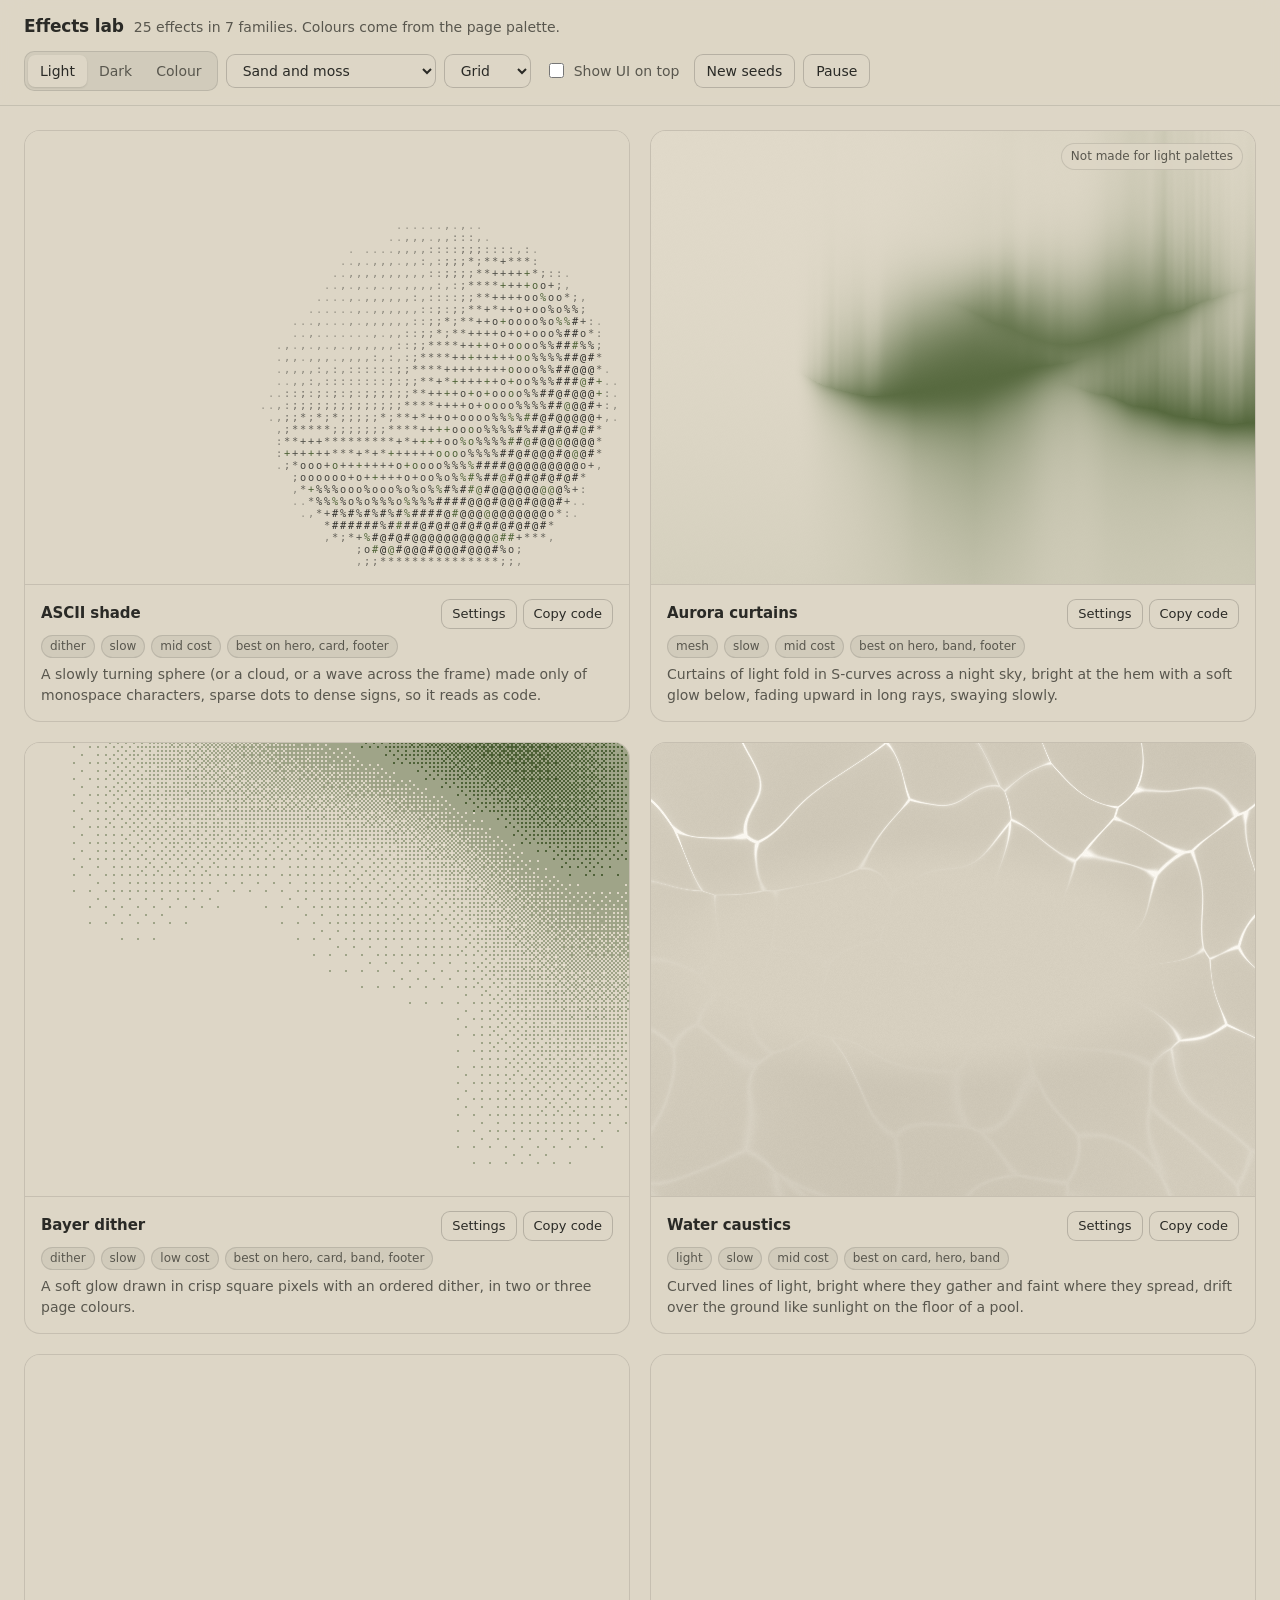
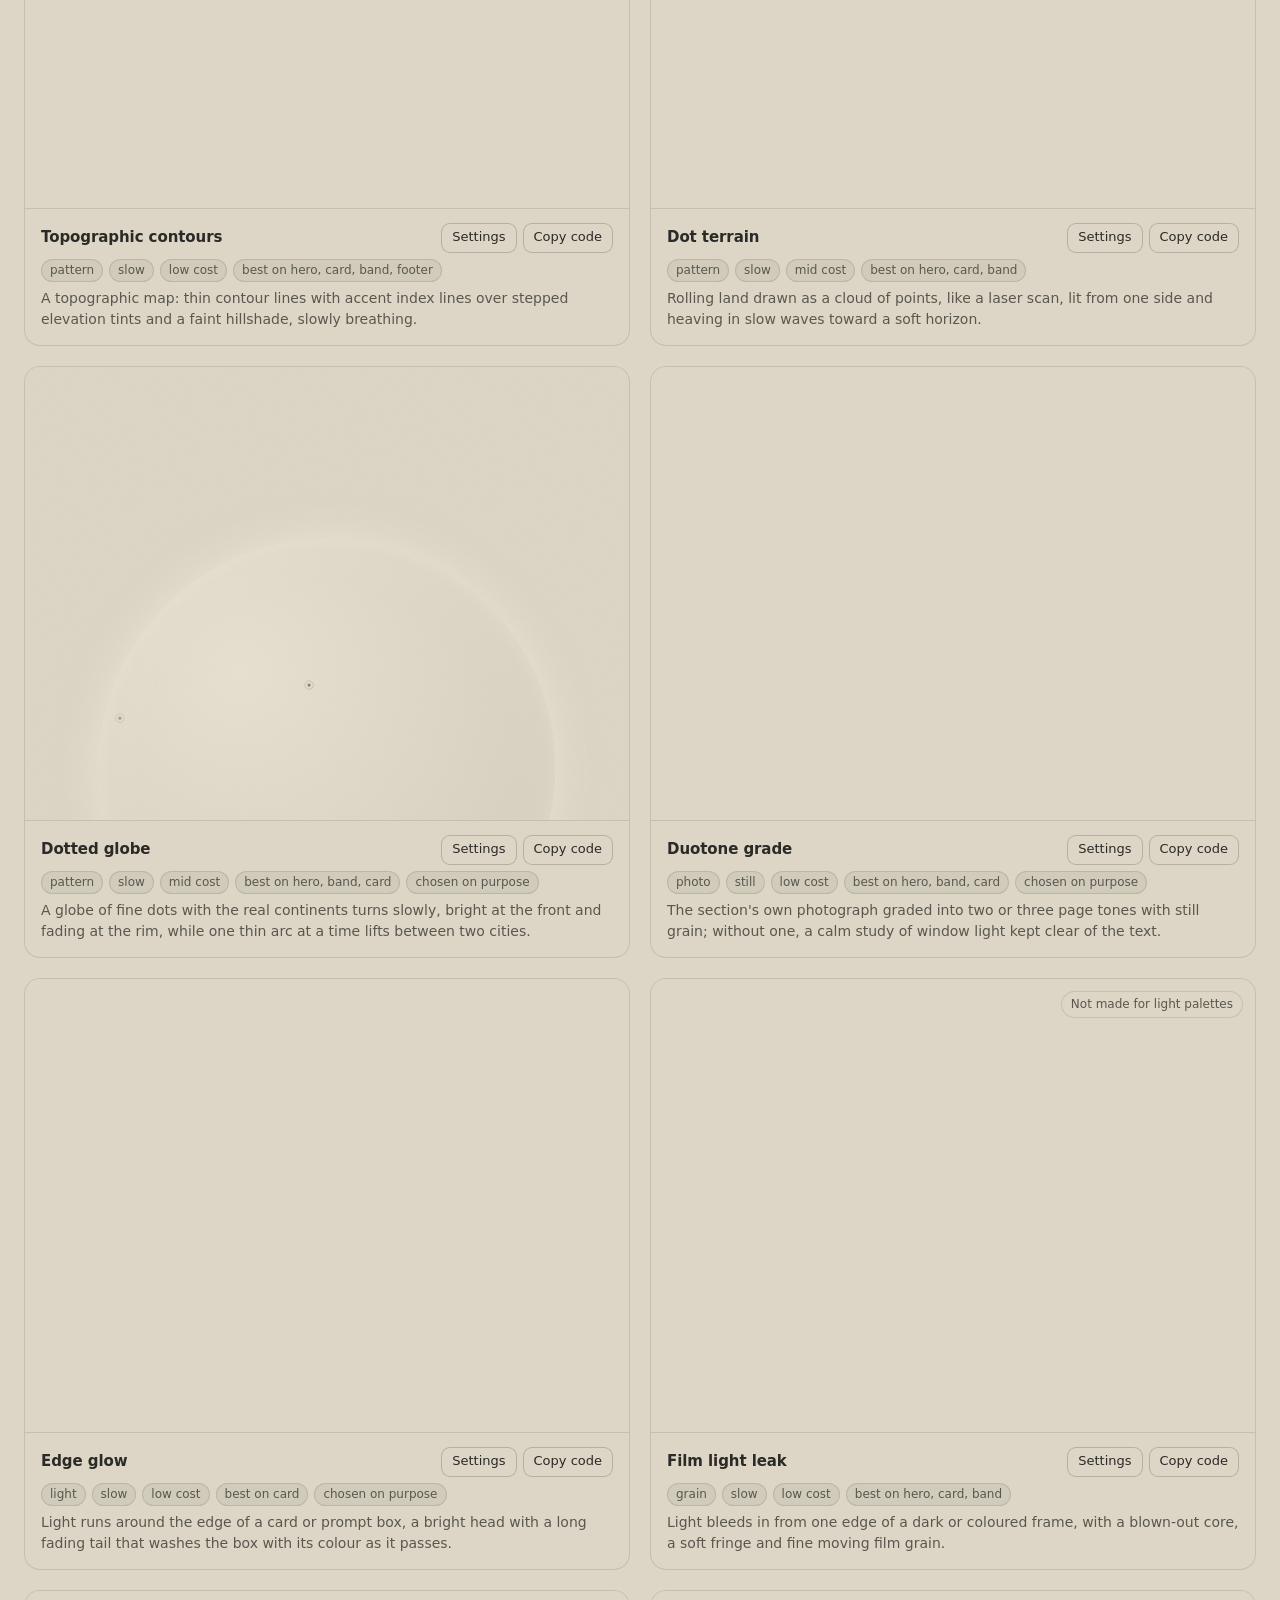
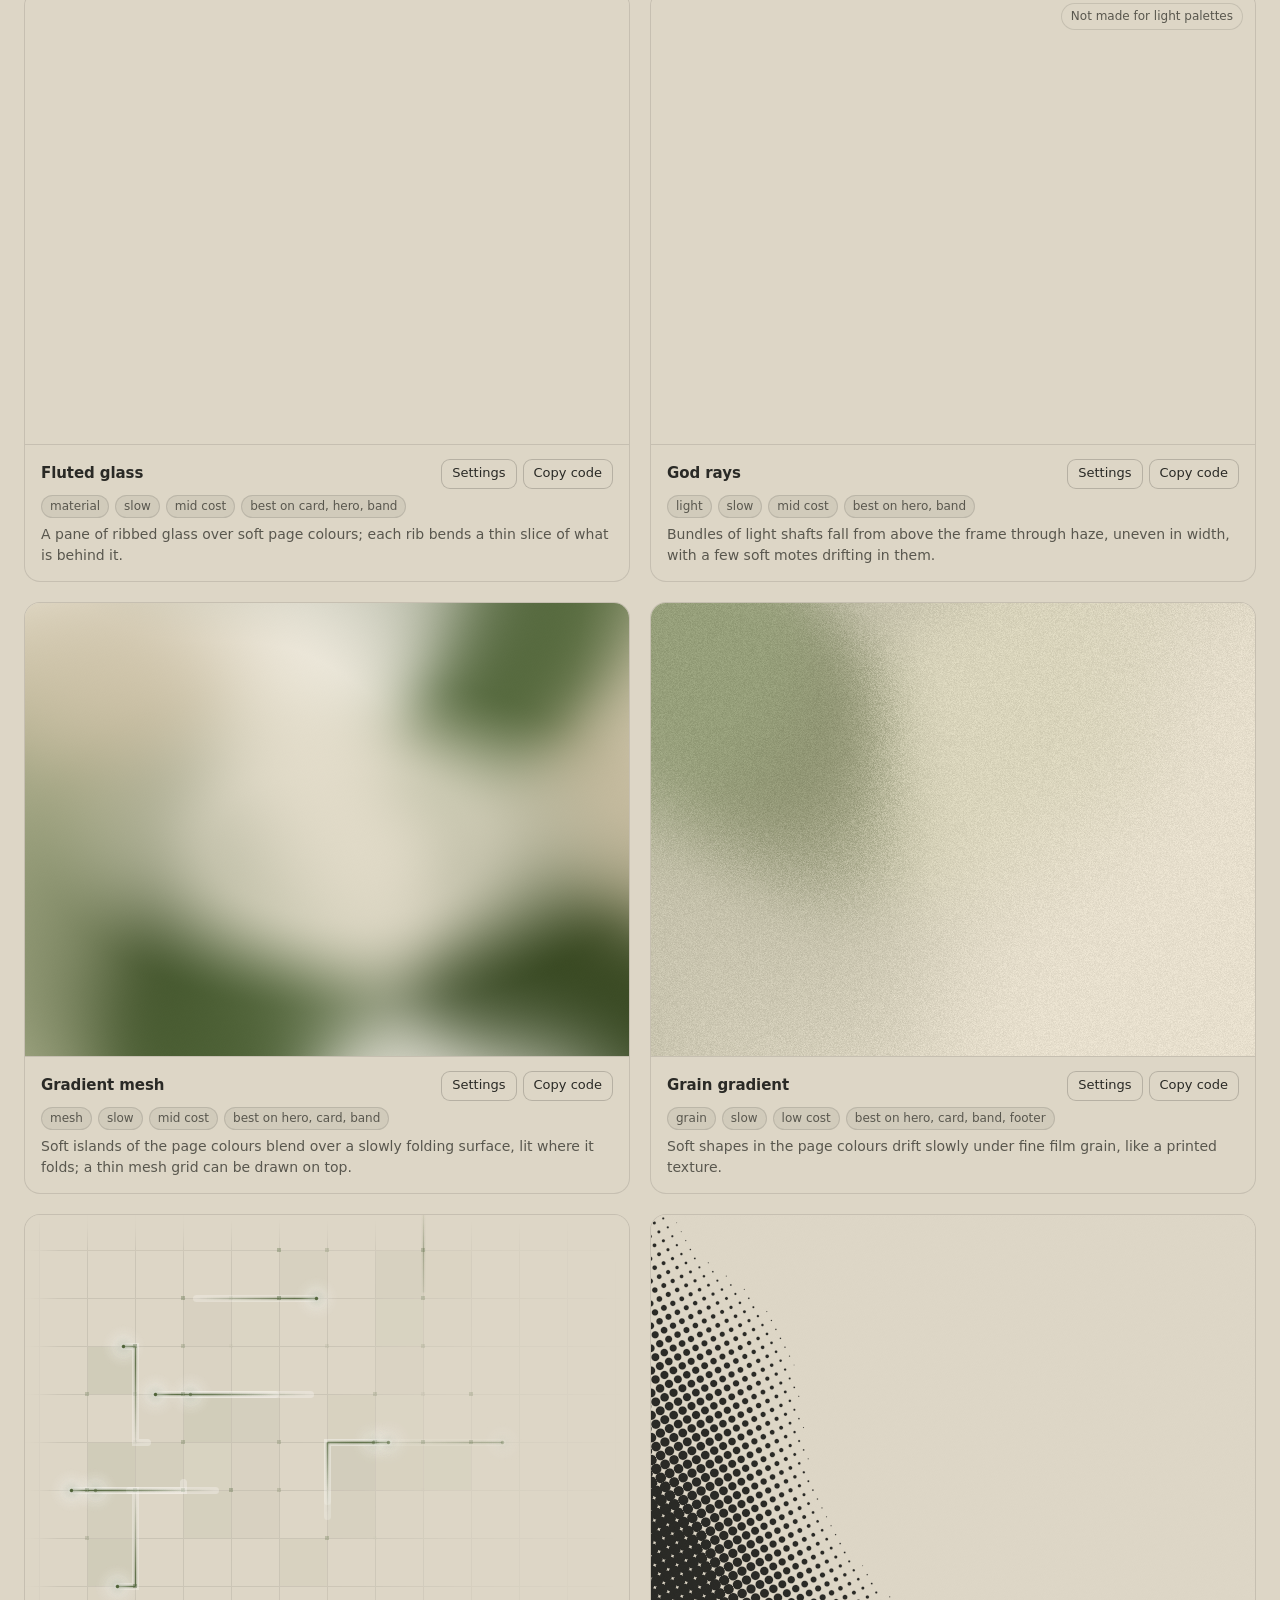
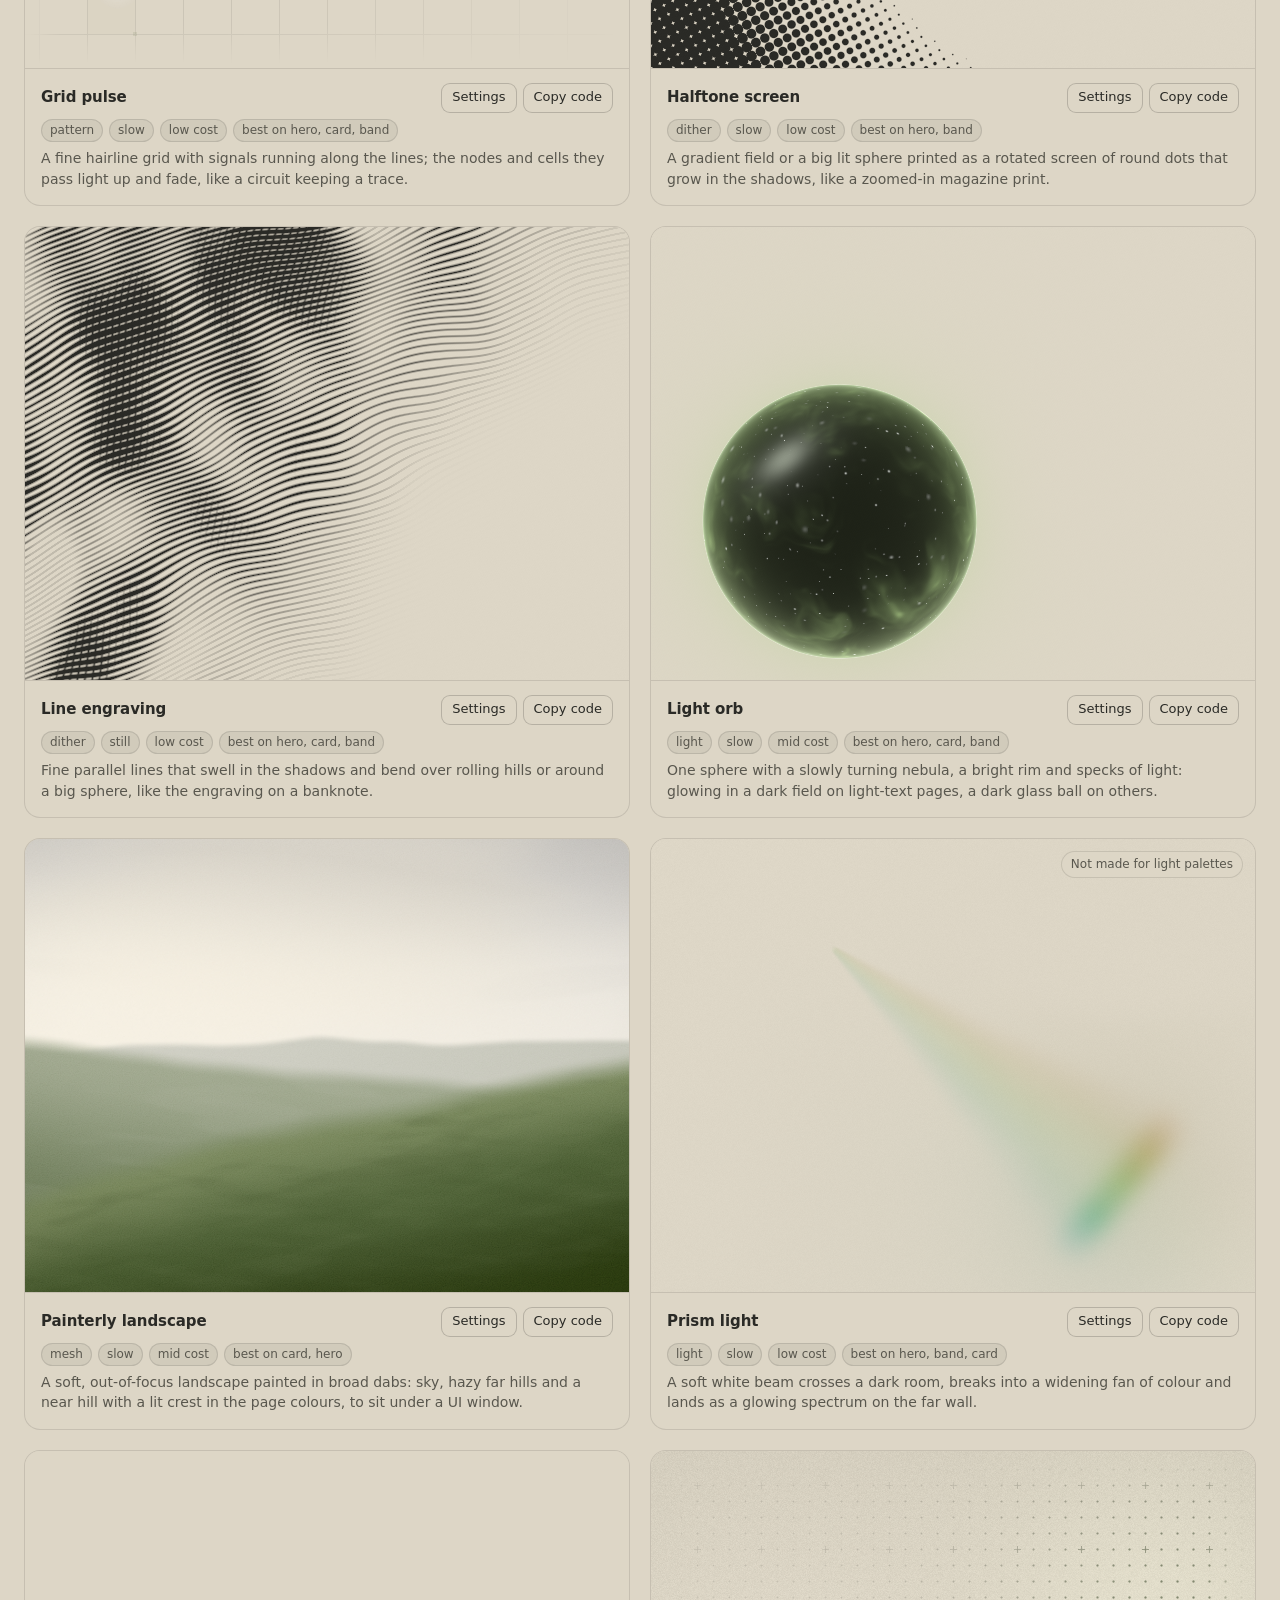
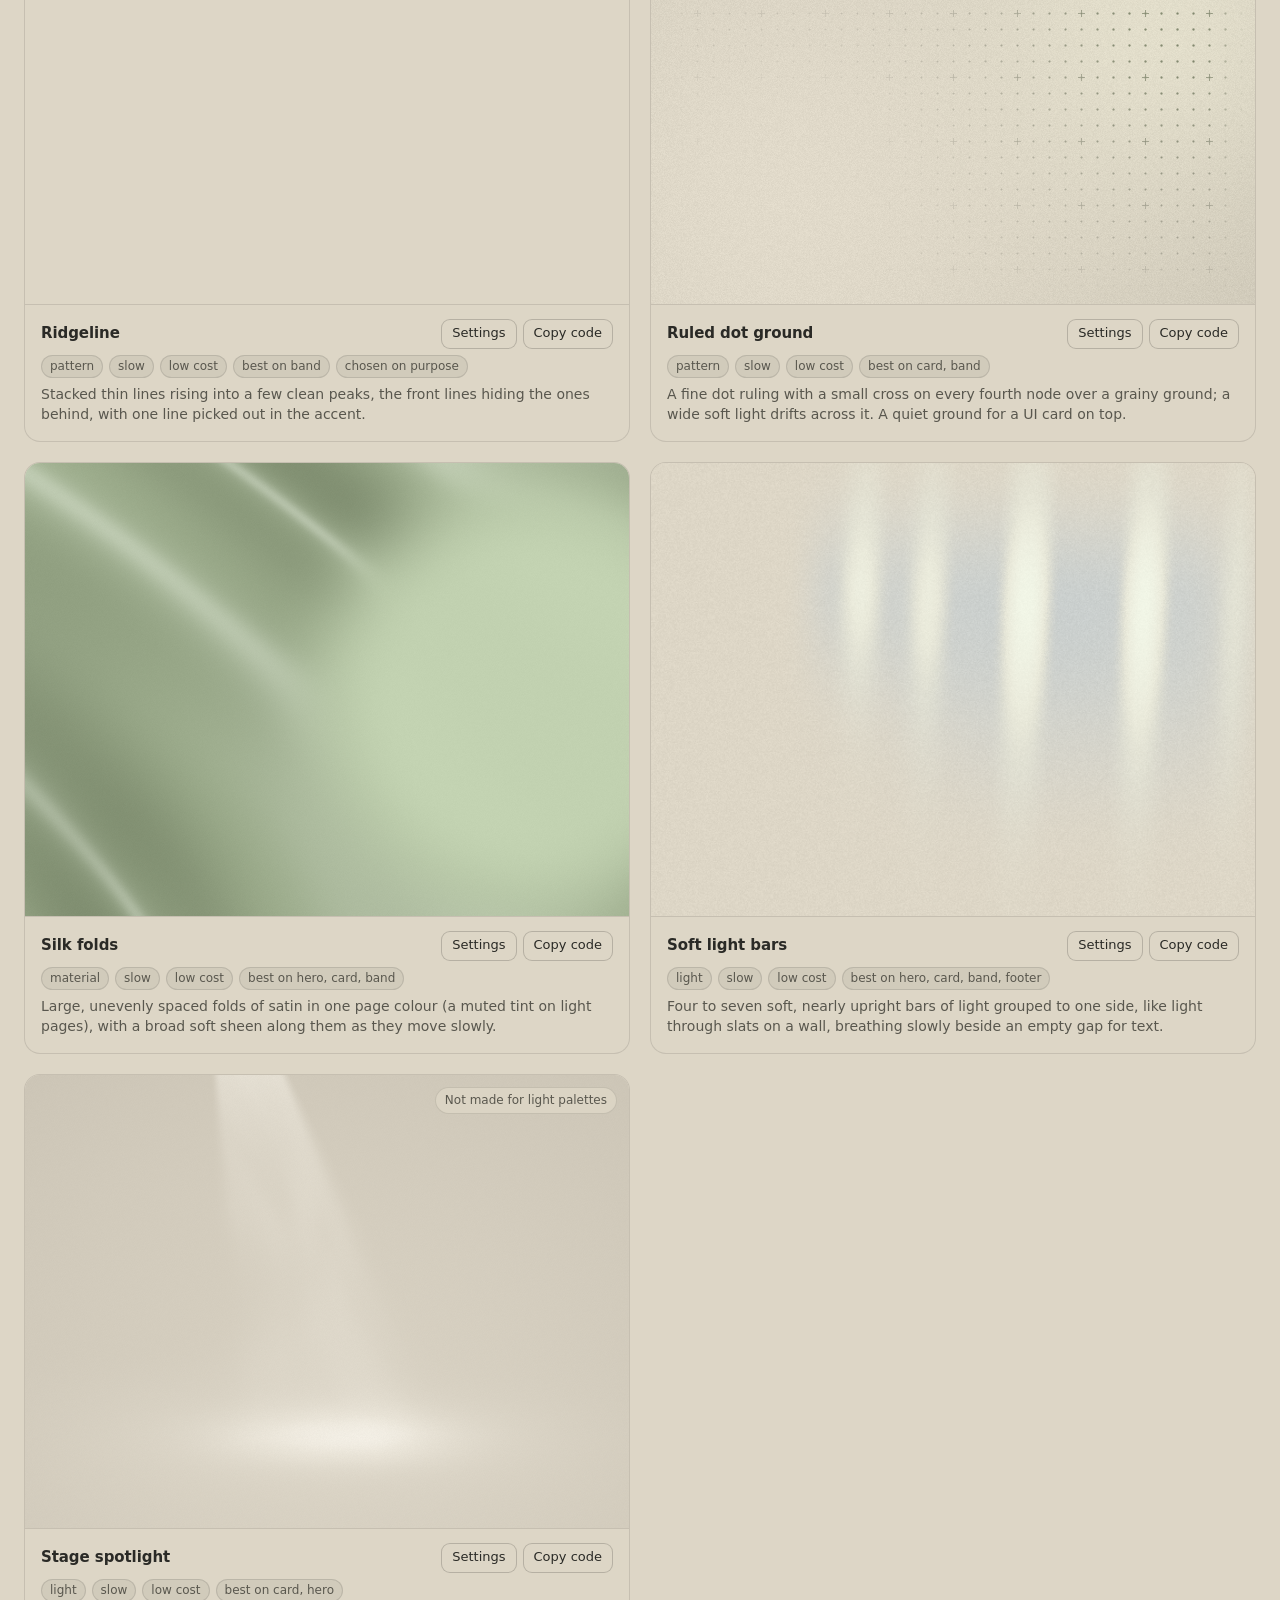
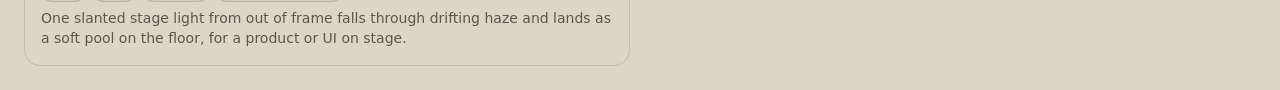
<file: web/assets/effects/lab.html>
<!doctype html>
<html lang="en">
<head>
<script>window.__tpGlMax = 16;   /* a gallery shows many live effects at once; a page of a site keeps the default 4 (fx.js) */</script>
<meta charset="utf-8">
<meta name="viewport" content="width=device-width, initial-scale=1">
<title>Effects lab</title>
<link rel="icon" href="data:,">
<style>
  :root {
    --bg: #ddd6c6; --surface: #d2cab8; --ink: #2a2a26; --muted: #59574e; --accent: #4f6238; --accent-ink: #ffffff;
    --line: color-mix(in oklab, var(--ink) 13%, transparent);
    --line-strong: color-mix(in oklab, var(--ink) 22%, transparent);
    --chip: color-mix(in oklab, var(--ink) 6%, var(--bg));
    --radius: 16px;
    color-scheme: light;
  }
  * { box-sizing: border-box; }
  html { -webkit-text-size-adjust: 100%; }
  body {
    margin: 0; background: var(--bg); color: var(--ink);
    font: 14px/1.45 ui-sans-serif, system-ui, -apple-system, "Segoe UI", Roboto, "Helvetica Neue", Arial, sans-serif;
    -webkit-font-smoothing: antialiased;
  }
  button, select, input { font: inherit; color: inherit; }
  .bar {
    position: sticky; top: 0; z-index: 20;
    display: flex; flex-wrap: wrap; align-items: center; justify-content: space-between; gap: 12px 20px;
    padding: 14px 24px; background: color-mix(in oklab, var(--bg) 90%, transparent);
    backdrop-filter: saturate(1.2) blur(14px); -webkit-backdrop-filter: saturate(1.2) blur(14px);
    border-bottom: 1px solid var(--line);
  }
  .title { display: flex; align-items: baseline; gap: 10px; min-width: 0; }
  .title h1 { margin: 0; font-size: 17px; font-weight: 640; letter-spacing: -0.01em; }
  .title p { margin: 0; color: var(--muted); white-space: nowrap; overflow: hidden; text-overflow: ellipsis; }
  .controls { display: flex; flex-wrap: wrap; align-items: center; gap: 8px; }
  .seg { display: inline-flex; padding: 3px; border-radius: 10px; background: var(--chip); border: 1px solid var(--line); }
  .seg button { border: 0; background: transparent; padding: 6px 12px; border-radius: 7px; cursor: pointer; color: var(--muted); }
  .seg button[aria-pressed="true"] { background: var(--bg); color: var(--ink); box-shadow: 0 1px 2px color-mix(in oklab, var(--ink) 14%, transparent); }
  .btn, select {
    height: 34px; padding: 0 12px; border-radius: 9px; border: 1px solid var(--line-strong); background: var(--bg);
    cursor: pointer; display: inline-flex; align-items: center; gap: 6px;
  }
  .btn:hover, select:hover { border-color: color-mix(in oklab, var(--ink) 35%, transparent); }
  .btn.primary { background: var(--ink); color: var(--bg); border-color: var(--ink); }
  label.check { display: inline-flex; align-items: center; gap: 7px; padding: 0 6px; cursor: pointer; color: var(--muted); }
  label.check input { accent-color: var(--accent); width: 15px; height: 15px; }
  select { max-width: 210px; }

  .grid {
    display: grid; gap: 20px; padding: 24px; max-width: 1680px; margin: 0 auto;
    grid-template-columns: repeat(auto-fit, minmax(min(100%, 400px), 1fr));
  }
  body[data-layout="wide"] .grid { grid-template-columns: 1fr; max-width: 1280px; }
  body[data-layout="hero"] .grid { grid-template-columns: 1fr; max-width: none; padding: 0; gap: 0; }
  .tile { border: 1px solid var(--line); border-radius: var(--radius); overflow: hidden; background: var(--bg); display: flex; flex-direction: column; min-width: 0; }
  body[data-layout="hero"] .tile { border-radius: 0; border-width: 0 0 1px; }
  .stage { position: relative; aspect-ratio: 4 / 3; overflow: hidden; }
  body[data-layout="wide"] .stage { aspect-ratio: 16 / 9; }
  body[data-layout="hero"] .stage { aspect-ratio: auto; height: 100vh; min-height: 560px; }
  .stage[data-unfit]::after {
    content: attr(data-unfit); position: absolute; top: 12px; right: 12px; padding: 4px 9px; border-radius: 999px;
    font-size: 12px; background: color-mix(in oklab, var(--bg) 85%, transparent); color: var(--muted); border: 1px solid var(--line);
  }

  /* sample content that sits on the effect */
  .sample { position: absolute; inset: 0; display: none; pointer-events: none; }
  body[data-ui="1"] .sample { display: block; }
  .sample-card {
    position: absolute; left: 22px; bottom: 22px; width: min(232px, calc(100% - 44px));
    display: grid; grid-template-columns: 36px 1fr; gap: 10px; align-items: center;
    padding: 12px 14px 12px 12px; border-radius: 12px; background: var(--surface); color: var(--ink);
    box-shadow: 0 1px 1px color-mix(in oklab, var(--ink) 8%, transparent), 0 10px 30px -12px rgb(0 0 0 / 0.3);
    border: 1px solid color-mix(in oklab, var(--ink) 8%, transparent);
  }
  .sample-card .ic {
    width: 36px; height: 36px; border-radius: 8px; background: var(--bg);
    background-image: radial-gradient(color-mix(in oklab, var(--ink) 55%, transparent) 1.1px, transparent 1.4px);
    background-size: 6px 6px; background-position: 3px 3px; border: 1px solid var(--line);
  }
  .sample-card b { display: block; font-size: 13px; font-weight: 600; }
  .sample-card span { display: block; font-size: 12px; color: var(--muted); font-variant-numeric: tabular-nums; }
  .sample-card .track { grid-column: 1 / -1; height: 4px; border-radius: 4px; background: color-mix(in oklab, var(--ink) 12%, transparent); position: relative; }
  .sample-card .track i { position: absolute; inset: 0 45% 0 0; border-radius: inherit; background: var(--accent); }
  .sample-head { position: absolute; left: 24px; top: 22px; right: 24px; color: var(--ink); }
  .sample-head b { display: block; font-size: clamp(18px, 2.2vw, 30px); font-weight: 640; letter-spacing: -0.02em; line-height: 1.1; max-width: 16ch; }
  .sample-head span { display: block; margin-top: 6px; color: var(--muted); max-width: 34ch; }
  body[data-layout="hero"] .sample-head { left: 48px; top: auto; bottom: 30vh; }
  body[data-layout="hero"] .sample-head b { font-size: clamp(36px, 5vw, 72px); }
  body[data-layout="hero"] .sample-card { left: 48px; bottom: 48px; }

  /* card layout: a feature card with an inset effect panel and a small UI window on it */
  .card-head { display: none; }
  body[data-layout="card"] .grid { grid-template-columns: repeat(auto-fit, minmax(min(100%, 460px), 1fr)); max-width: 1240px; gap: 16px; }
  body[data-layout="card"] .tile { padding: 22px; border: 0; background: color-mix(in oklab, var(--ink) 4.5%, var(--bg)); border-radius: 18px; }
  body[data-layout="card"] .card-head { display: block; }
  .card-head b { display: block; font-size: 15px; font-weight: 620; }
  .card-head p { margin: 4px 0 0; color: var(--muted); max-width: 52ch; }
  body[data-layout="card"] .stage { margin-top: 18px; border-radius: 12px; aspect-ratio: 16 / 10; }
  body[data-layout="card"] .info { display: none; }
  body[data-layout="card"] .sample { display: block; }
  body[data-layout="card"] .sample-head, body[data-layout="card"] .sample-card { display: none; }
  .window { display: none; }
  body[data-layout="card"] .window {
    display: block; position: absolute; left: 50%; top: 54%; transform: translate(-50%, -50%); width: 64%;
    border-radius: 10px; background: var(--surface); color: var(--ink);
    box-shadow: 0 1px 0 color-mix(in oklab, var(--ink) 6%, transparent), 0 18px 40px -16px rgb(0 0 0 / 0.35);
    border: 1px solid color-mix(in oklab, var(--ink) 10%, transparent); overflow: hidden; font-size: 12px;
  }
  .window .wbar { display: flex; align-items: center; gap: 5px; padding: 8px 10px; border-bottom: 1px solid var(--line); }
  .window .wbar i { width: 7px; height: 7px; border-radius: 50%; background: color-mix(in oklab, var(--ink) 22%, transparent); }
  .window .wbar span { margin-left: 8px; color: var(--muted); }
  .window .wbody { padding: 12px 12px 14px; display: grid; gap: 8px; }
  .window .wrow { display: flex; align-items: center; justify-content: space-between; gap: 10px; }
  .window .wrow em { font-style: normal; color: var(--muted); font-variant-numeric: tabular-nums; }
  .window .wbtn { justify-self: start; margin-top: 2px; padding: 5px 10px; border-radius: 7px; background: var(--accent); color: var(--accent-ink); font-weight: 600; }
  .info { padding: 14px 16px 16px; display: grid; gap: 4px; border-top: 1px solid var(--line); }
  body[data-layout="hero"] .info { display: none; }
  .info-top { display: flex; align-items: center; justify-content: space-between; gap: 12px; }
  .info h2 { margin: 0; font-size: 15px; font-weight: 620; letter-spacing: -0.005em; }
  .tags { display: flex; flex-wrap: wrap; gap: 6px; margin: 2px 0 2px; }
  .tags span { font-size: 12px; padding: 2px 8px; border-radius: 999px; background: var(--chip); color: var(--muted); border: 1px solid var(--line); }
  .look { margin: 0; color: var(--muted); }
  .actions { display: flex; gap: 6px; flex: none; }
  .actions .btn { height: 30px; padding: 0 10px; font-size: 13px; }

  .params { display: none; padding: 4px 16px 16px; gap: 10px 18px; grid-template-columns: repeat(auto-fill, minmax(170px, 1fr)); }
  .tile.open .params { display: grid; }
  .param { display: grid; gap: 4px; }
  .param label { display: flex; justify-content: space-between; font-size: 12px; color: var(--muted); }
  .param output { color: var(--ink); font-variant-numeric: tabular-nums; }
  .param input[type=range] { width: 100%; accent-color: var(--ink); margin: 0; }
  .params .row { grid-column: 1 / -1; display: flex; gap: 8px; align-items: center; }
  .params .row input { width: 90px; height: 30px; border-radius: 8px; border: 1px solid var(--line-strong); background: var(--bg); padding: 0 8px; }

  .empty { padding: 80px 24px; text-align: center; color: var(--muted); }
  .toast {
    position: fixed; left: 50%; bottom: 24px; transform: translate(-50%, 20px); opacity: 0; pointer-events: none;
    background: var(--ink); color: var(--bg); padding: 9px 14px; border-radius: 10px; transition: .25s ease; z-index: 30;
  }
  .toast.on { opacity: 1; transform: translate(-50%, 0); }
  @media (max-width: 640px) {
    .bar { padding: 12px 16px; }
    .grid { padding: 16px; gap: 16px; }
    .title p { display: none; }
  }
</style>
</head>
<body data-layout="grid">
<header class="bar">
  <div class="title">
    <h1>Effects lab</h1>
    <p id="count"></p>
  </div>
  <div class="controls">
    <div class="seg" role="group" aria-label="Palette type">
      <button type="button" data-kind="light">Light</button>
      <button type="button" data-kind="dark">Dark</button>
      <button type="button" data-kind="colour">Colour</button>
    </div>
    <select id="pal" aria-label="Palette"></select>
    <select id="layout" aria-label="Layout"><option value="grid">Grid</option><option value="card">Cards</option><option value="wide">Wide</option><option value="hero">Hero</option></select>
    <label class="check"><input type="checkbox" id="ui"> Show UI on top</label>
    <button type="button" class="btn" id="reseed">New seeds</button>
    <button type="button" class="btn" id="pause">Pause</button>
  </div>
</header>
<main class="grid" id="grid"></main>
<div class="toast" id="toast" role="status"></div>
<script id="palettes" type="application/json">[{"id":"white-link-blue","name":"Sheet and biro","bg":"#ffffff","surface":"#f4f4f4","ink":"#111111","muted":"#6b6b6b","accent":"#1a4be0","accentInk":"#ffffff"},{"id":"cool-white-slate","name":"Frost and slate","bg":"#f7f9fa","surface":"#ecf0f2","ink":"#1f3038","muted":"#5d6b72","accent":"#0d7480","accentInk":"#ffffff"},{"id":"rose-grey-green","name":"Rose grey, green","bg":"#ebe5e3","surface":"#e1dad7","ink":"#2b2622","muted":"#6a615d","accent":"#0f7d45","accentInk":"#ffffff"},{"id":"paper-grey-brass","name":"Newsprint and brass","bg":"#e8e8e3","surface":"#dcdcd6","ink":"#181715","muted":"#63625c","accent":"#bfb21a","accentInk":"#181715"},{"id":"stone-blueprint","name":"Stone and blueprint","bg":"#dfdedb","surface":"#d3d2ce","ink":"#26251e","muted":"#5f5d55","accent":"#2456d6","accentInk":"#ffffff"},{"id":"white-navy-tab","name":"Navy on white","bg":"#ffffff","surface":"#f4f4f2","ink":"#1f2b4d","muted":"#6a7186","accent":"#f7941d","accentInk":"#1f2b4d"},{"id":"three-stones","name":"Three stones","bg":"#eeecea","surface":"#e4e1dd","ink":"#333231","muted":"#6b6763","accent":"#5c6b54","accentInk":"#ffffff"},{"id":"putty-black-teal","name":"Putty and black","bg":"#dedad3","surface":"#d3cec6","ink":"#0a0a0a","muted":"#5c5852","accent":"#256f82","accentInk":"#ffffff"},{"id":"moss-sand","name":"Sand and moss","bg":"#ddd6c6","surface":"#d2cab8","ink":"#2a2a26","muted":"#59574e","accent":"#4f6238","accentInk":"#ffffff"},{"id":"green-mat-chocolate","name":"Bone, green, chocolate","bg":"#e5e1d8","surface":"#dad5ca","ink":"#2a1d17","muted":"#6b5b51","accent":"#456f3a","accentInk":"#ffffff"},{"id":"lunar-grey-bronze","name":"Lunar and bronze","bg":"#111111","surface":"#1c1c1c","ink":"#f2f2f2","muted":"#8f8f8f","accent":"#a08672","accentInk":"#111111"},{"id":"blue-black-cornflower","name":"Night and sky blue","bg":"#0a0d14","surface":"#131824","ink":"#e9edf3","muted":"#8891a1","accent":"#5ab9fc","accentInk":"#0a0d14"},{"id":"green-black-bone","name":"Green-black and bone","bg":"#161c1a","surface":"#1f2725","ink":"#e3e2da","muted":"#8e948d","accent":"#9fc7b8","accentInk":"#161c1a"},{"id":"black-crimson","name":"Black and crimson","bg":"#0a0a0a","surface":"#151515","ink":"#efefef","muted":"#8c8c8c","accent":"#b11226","accentInk":"#ffffff"},{"id":"forest-pale-lime","name":"Forest and lime","bg":"#0f1f10","surface":"#162a17","ink":"#ffffff","muted":"#9aa39a","accent":"#c6f19d","accentInk":"#0f1f10"},{"id":"charcoal-room-sage","name":"Charcoal and sage","bg":"#1c1c1c","surface":"#262626","ink":"#f1f1ef","muted":"#9a9b96","accent":"#8fa68e","accentInk":"#1c1c1c"},{"id":"warm-black-gold","name":"Warm black, gold","bg":"#0c0a08","surface":"#181512","ink":"#ffffff","muted":"#8f8a84","accent":"#c9a45a","accentInk":"#0c0a08"},{"id":"graphite-safety-orange","name":"Graphite and orange","bg":"#18191b","surface":"#222427","ink":"#eff0f1","muted":"#9c9ea3","accent":"#ff4a1f","accentInk":"#18191b"},{"id":"soot-pale-lime","name":"Soot and lime","bg":"#0f0f0f","surface":"#1a1a1a","ink":"#ffffff","muted":"#8f8f8f","accent":"#dafa9c","accentInk":"#0f0f0f"},{"id":"plum-black-pink","name":"Plum-black and pink","bg":"#0d060b","surface":"#1b0e17","ink":"#ffffff","muted":"#9a8f97","accent":"#ff488b","accentInk":"#0d060b"},{"id":"white-signal-red","name":"Signal red, white","bg":"#ffffff","surface":"#f2f2f2","ink":"#0a0a0a","muted":"#6b6b6b","accent":"#d92b21","accentInk":"#ffffff"},{"id":"white-mint-tiles","name":"Greys and mint","bg":"#ffffff","surface":"#f3f3f3","ink":"#232323","muted":"#6e6e6e","accent":"#a1ffcb","accentInk":"#232323"},{"id":"cool-grey-cobalt","name":"Cool grey, cobalt","bg":"#eef0f3","surface":"#e2e5ea","ink":"#0b0c0e","muted":"#5d6470","accent":"#1f2de6","accentInk":"#ffffff"},{"id":"offwhite-bottle-yellow","name":"Bottle ink, yellow","bg":"#f7f7f7","surface":"#ebebeb","ink":"#0d2a1c","muted":"#5f6b64","accent":"#f6e016","accentInk":"#0d2a1c"},{"id":"teal-on-paper","name":"Teal on paper","bg":"#f7f9f8","surface":"#ebf0ee","ink":"#06525c","muted":"#2f737d","accent":"#06525c","accentInk":"#f7f9f8"},{"id":"navy-pink","name":"Navy and pink","bg":"#1a2039","surface":"#212846","ink":"#f9a3c0","muted":"#b9879c","accent":"#f9a3c0","accentInk":"#1a2039"},{"id":"blush-aubergine","name":"Blush and aubergine","bg":"#edccbe","surface":"#e8c2b2","ink":"#351a2b","muted":"#6c4857","accent":"#351a2b","accentInk":"#edccbe"},{"id":"cobalt-on-sand","name":"Cobalt on sand","bg":"#e6dbc7","surface":"#ddd0b9","ink":"#062b8a","muted":"#3a5aa8","accent":"#062b8a","accentInk":"#e6dbc7"},{"id":"oxblood-grey","name":"Oxblood and grey","bg":"#e2e2e2","surface":"#d6d6d6","ink":"#7d0c14","muted":"#7a4a4e","accent":"#7d0c14","accentInk":"#e2e2e2"},{"id":"olive-on-bone","name":"Olive on bone","bg":"#ecebe7","surface":"#e1dfd9","ink":"#38450f","muted":"#5d683a","accent":"#38450f","accentInk":"#ecebe7"},{"id":"burgundy-bubblegum","name":"Burgundy and bubblegum","bg":"#3d0012","surface":"#4d0519","ink":"#ff99d3","muted":"#c77aa0","accent":"#ff99d3","accentInk":"#3d0012"},{"id":"bottle-green-gold","name":"Bottle green, gold","bg":"#133621","surface":"#1a4429","ink":"#f4d96c","muted":"#b3a55e","accent":"#f4d96c","accentInk":"#133621"},{"id":"cobalt-field","name":"Cobalt field","bg":"#0034eb","surface":"#002fd6","ink":"#ffffff","muted":"#dfe4f2","accent":"#e9e34a","accentInk":"#111111"},{"id":"mustard-field","name":"Mustard and black","bg":"#e1ac10","surface":"#cd9d0f","ink":"#0b0b0b","muted":"#4d3d0a","accent":"#24338f","accentInk":"#ffffff"},{"id":"carmine-field","name":"Carmine field","bg":"#9c1220","surface":"#8a101c","ink":"#ffffff","muted":"#f0b9bd","accent":"#ffd9dc","accentInk":"#9c1220"},{"id":"pink-field-lime","name":"Bubblegum and lime","bg":"#ff87ab","surface":"#ff739d","ink":"#0a0a0a","muted":"#6b1f3a","accent":"#def915","accentInk":"#0a0a0a"},{"id":"sky-field-navy","name":"Sky and navy","bg":"#6bb4ee","surface":"#7dbdf0","ink":"#0e1822","muted":"#1b3d5c","accent":"#ff5a1f","accentInk":"#0e1822"},{"id":"orange-field-black","name":"Orange and black","bg":"#ff7a1f","surface":"#ff8633","ink":"#050f16","muted":"#5a2306","accent":"#050f16","accentInk":"#ff7a1f"},{"id":"tobacco-olive","name":"Tobacco and olive","bg":"#472913","surface":"#55321a","ink":"#e4e0cf","muted":"#b39f84","accent":"#525e1b","accentInk":"#e4e0cf"},{"id":"poster-chapters","name":"Poster chapters","bg":"#e6e0d2","surface":"#dcd5c5","ink":"#1a1a1a","muted":"#5f5b52","accent":"#18bc42","accentInk":"#1a1a1a"},{"id":"blue-red-black","name":"Blue, red, black","bg":"#ffffff","surface":"#f3f3f3","ink":"#0a0a0a","muted":"#6b6b6b","accent":"#1f30e0","accentInk":"#ffffff"},{"id":"charcoal-primaries","name":"Charcoal and primaries","bg":"#191919","surface":"#242424","ink":"#ffffff","muted":"#9a9a9a","accent":"#0c7866","accentInk":"#ffffff"},{"id":"ultramarine-yellow","name":"Ultramarine and yellow","bg":"#1423b8","surface":"#1220a6","ink":"#ffffff","muted":"#e4e2d6","accent":"#1fc27a","accentInk":"#0a0a0a"},{"id":"candy-chapters","name":"Candy chapters","bg":"#ffd249","surface":"#f5c63c","ink":"#0a0a0a","muted":"#5e4a0a","accent":"#f53fd6","accentInk":"#0a0a0a"},{"id":"orange-sky-lime","name":"Orange, sky, lime","bg":"#ff8126","surface":"#ff8d3a","ink":"#111111","muted":"#5c2a05","accent":"#de194b","accentInk":"#ffffff"},{"id":"post-red-mustard","name":"Post red, mustard","bg":"#e2dccf","surface":"#d7d0c1","ink":"#2a1110","muted":"#6b524c","accent":"#4a6f84","accentInk":"#ffffff"},{"id":"mint-orange-grey","name":"Grey, mint, orange","bg":"#ffffff","surface":"#f5f5f5","ink":"#000000","muted":"#666666","accent":"#a7ff9c","accentInk":"#000000"},{"id":"report-blocks","name":"Report blocks","bg":"#ffffff","surface":"#f6f6f6","ink":"#000000","muted":"#5f5f5f","accent":"#fe7141","accentInk":"#000000"},{"id":"card-pastels","name":"Card pastels","bg":"#f7f7f5","surface":"#ebebe8","ink":"#000000","muted":"#666662","accent":"#d0106f","accentInk":"#ffffff"},{"id":"mint-pink-accounts","name":"Mint and pink","bg":"#f8f8f8","surface":"#eeeeee","ink":"#0a0a0a","muted":"#6a6a6a","accent":"#1f6b3a","accentInk":"#ffffff"},{"id":"swap-pastels","name":"Swapping pastels","bg":"#c3d7e5","surface":"#d0e0eb","ink":"#141414","muted":"#4a5068","accent":"#0f5257","accentInk":"#ffffff"},{"id":"blush-sage-slate","name":"Blush, sage, slate","bg":"#a6b3bc","surface":"#b2bdc5","ink":"#1c1c1c","muted":"#38424a","accent":"#2c3620","accentInk":"#e3e2da"},{"id":"candy-on-black","name":"Candy on black","bg":"#000000","surface":"#0d0d0d","ink":"#ffffff","muted":"#999999","accent":"#93f1f7","accentInk":"#000000"},{"id":"sky-sand","name":"Sky and sand","bg":"#cbe4f2","surface":"#bcdcee","ink":"#0a0a0a","muted":"#44606e","accent":"#b0298f","accentInk":"#ffffff"},{"id":"studio-grey","name":"Studio grey","bg":"#a8a8aa","surface":"#b4b4b6","ink":"#0e0e0e","muted":"#3a3a3c","accent":"#1f5c49","accentInk":"#ffffff"},{"id":"walnut-tan","name":"Walnut and tan","bg":"#2b2216","surface":"#382d1e","ink":"#e4e2da","muted":"#a39a8b","accent":"#bda38b","accentInk":"#2b2216"}]</script>
<script id="presets" type="application/json">{"light":"moss-sand","dark":"blue-black-cornflower","colour":"cobalt-field"}</script>
<script type="module">
  import fx from './fx.js';

  const q = new URLSearchParams(location.search);
  const PALETTES = JSON.parse(document.getElementById('palettes').textContent);
  const PRESETS = JSON.parse(document.getElementById('presets').textContent);
  const byId = Object.fromEntries(PALETTES.map(p => [p.id, p]));
  const $ = s => document.querySelector(s);
  const grid = $('#grid');

  if (q.has('fallback')) fx.config.forceFallback = true;
  if (q.has('webgl1')) fx.config.forceWebGL1 = true;
  if (q.has('time')) fx.setClock(+q.get('time'));
  document.body.dataset.layout = ['wide', 'hero', 'card'].includes(q.get('layout')) ? q.get('layout') : 'grid';
  $('#layout').value = document.body.dataset.layout;
  $('#layout').addEventListener('change', e => { document.body.dataset.layout = e.target.value; syncUrl(); });
  document.body.dataset.ui = q.get('ui') === '1' ? '1' : '0';
  $('#ui').checked = document.body.dataset.ui === '1';

  let palette = pickPalette(q.get('palette') || 'light');
  let paused = false;
  const tiles = [];

  function pickPalette(key) {
    const id = PRESETS[key] || key;
    return byId[id] || byId[PRESETS.light] || PALETTES[0];
  }
  function applyPalette(p) {
    const r = document.documentElement.style;
    r.setProperty('--bg', p.bg); r.setProperty('--surface', p.surface); r.setProperty('--ink', p.ink);
    r.setProperty('--muted', p.muted); r.setProperty('--accent', p.accent); r.setProperty('--accent-ink', p.accentInk);
    document.documentElement.style.colorScheme = fx.paletteKind(p) === 'light' ? 'light' : 'dark';
    const kind = fx.paletteKind(p);
    for (const b of document.querySelectorAll('.seg button')) b.setAttribute('aria-pressed', String(PRESETS[b.dataset.kind] === p.id));
    $('#pal').value = p.id;
    for (const t of tiles) {
      const fits = t.meta.palettes.includes(kind);
      if (fits) t.stage.removeAttribute('data-unfit'); else t.stage.setAttribute('data-unfit', `Not made for ${kind} palettes`);
      t.ctrl?.setPalette(fx.normalizePalette(p));
    }
  }
  function toast(msg) {
    const el = $('#toast'); el.textContent = msg; el.classList.add('on');
    clearTimeout(toast.t); toast.t = setTimeout(() => el.classList.remove('on'), 1600);
  }
  const fmt = (v, d) => (d.step && d.step >= 1 ? String(Math.round(v)) : (+v).toFixed(2));

  function snippet(t) {
    const p = t.ctrl.params, d = t.meta.params || {};
    const changed = Object.fromEntries(Object.entries(p).filter(([k, v]) => d[k] && v !== d[k].default));
    const attrs = [`data-fx="${t.meta.id}"`, `data-fx-seed="${t.ctrl.seed}"`];
    if (Object.keys(changed).length) attrs.push(`data-fx-params='${JSON.stringify(changed)}'`);
    return `<div ${attrs.join(' ')}></div>`;
  }

  function buildTile(meta, i) {
    const tile = document.createElement('article');
    tile.className = 'tile';
    tile.dataset.id = meta.id;
    tile.innerHTML = `
      <div class="card-head"><b></b><p></p></div>
      <div class="stage">
        <div class="sample" aria-hidden="true">
          <div class="window"><div class="wbar"><i></i><i></i><i></i><span>Settings</span></div>
            <div class="wbody"><div class="wrow"><span>Grain</span><em>0.60</em></div><div class="wrow"><span>Speed</span><em>0.50</em></div><span class="wbtn">Apply</span></div></div>
          <div class="sample-head"><b>A headline sits here</b><span>Secondary text, to check contrast on the effect.</span></div>
          <div class="sample-card"><div class="ic"></div><div><b></b><span></span></div><div class="track"><i></i></div></div>
        </div>
      </div>
      <div class="info">
        <div class="info-top">
          <h2></h2>
          <div class="actions">
            <button type="button" class="btn" data-act="params" aria-expanded="false">Settings</button>
            <button type="button" class="btn" data-act="copy">Copy code</button>
          </div>
        </div>
        <div class="tags"></div>
        <p class="look"></p>
      </div>
      <div class="params"></div>`;
    tile.querySelector('h2').textContent = meta.name;
    tile.querySelector('.card-head b').textContent = meta.name;
    tile.querySelector('.card-head p').textContent = meta.look;
    tile.querySelector('.window .wbar span').textContent = meta.name;
    const wk = Object.keys(meta.params || {}).slice(0, 2);
    tile.querySelectorAll('.window .wrow').forEach((row, n) => {
      const k = wk[n];
      if (!k) { row.remove(); return; }
      row.querySelector('span').textContent = k[0].toUpperCase() + k.slice(1);
      row.querySelector('em').textContent = fmt(meta.params[k].default, meta.params[k]);
    });
    tile.querySelector('.look').textContent = meta.look;
    tile.querySelector('.sample-card b').textContent = meta.name;
    const keys = Object.keys(meta.params || {}).slice(0, 2);
    tile.querySelector('.sample-card span').textContent = keys.map(k => `${k} ${fmt(meta.params[k].default, meta.params[k])}`).join(' · ');
    const tags = [meta.family, meta.motion, `${meta.cost} cost`, `best on ${meta.bestOn.join(', ')}`, ...(meta.random === false ? ['chosen on purpose'] : [])];
    tile.querySelector('.tags').append(...tags.map(s => Object.assign(document.createElement('span'), { textContent: s })));
    const stage = tile.querySelector('.stage');
    const seed = q.has('seed') ? (+q.get('seed') + i * 101) : 1000 + i * 37;
    const t = { meta, tile, stage, seed, ctrl: null };
    tile.querySelector('[data-act="copy"]').addEventListener('click', async () => {
      if (!t.ctrl) return;
      try { await navigator.clipboard.writeText(snippet(t)); toast('Code copied'); }
      catch (_) { prompt('Copy this code', snippet(t)); }
    });
    tile.querySelector('[data-act="params"]').addEventListener('click', e => {
      const open = tile.classList.toggle('open');
      e.currentTarget.setAttribute('aria-expanded', String(open));
    });
    buildParams(t);
    return t;
  }

  function buildParams(t) {
    const box = t.tile.querySelector('.params');
    box.innerHTML = '';
    for (const [k, d] of Object.entries(t.meta.params || {})) {
      const id = `${t.meta.id}-${k}`;
      const row = document.createElement('div');
      row.className = 'param';
      row.innerHTML = `<label for="${id}"><span>${k}</span><output></output></label><input type="range" id="${id}">`;
      const inp = row.querySelector('input'), out = row.querySelector('output');
      inp.min = d.min; inp.max = d.max; inp.step = d.step || (d.max - d.min) / 100; inp.value = d.default;
      out.textContent = fmt(d.default, d);
      inp.addEventListener('input', () => { out.textContent = fmt(+inp.value, d); t.ctrl?.set({ [k]: +inp.value }); });
      box.append(row);
    }
    const row = document.createElement('div');
    row.className = 'row';
    row.innerHTML = `<span>Seed</span><input type="number" min="0" max="9999" step="1"><button type="button" class="btn">Reset</button>`;
    const seedIn = row.querySelector('input');
    seedIn.value = t.seed;
    seedIn.addEventListener('change', () => { t.seed = +seedIn.value || 0; remount(t); });
    row.querySelector('button').addEventListener('click', () => { buildParams(t); remount(t); });
    box.append(row);
  }

  async function remount(t, params) {
    t.ctrl = await fx.mount(t.stage, t.meta.id, { palette: fx.normalizePalette(palette), params: params || currentParams(t), seed: t.seed });
    if (paused) t.ctrl.pause();
    t.tile.querySelector('.params .row input').value = t.seed;
    // the seed may place the calm area and focal point (fx.compose): show the values in use
    for (const [k, d] of Object.entries(t.meta.params || {})) {
      const inp = t.tile.querySelector(`#${t.meta.id}-${k}`);
      if (inp && t.ctrl.params[k] != null) { inp.value = t.ctrl.params[k]; inp.previousElementSibling.querySelector('output').textContent = fmt(t.ctrl.params[k], d); }
    }
  }
  function currentParams(t) {
    const out = {};
    for (const inp of t.tile.querySelectorAll('.param input')) out[inp.id.slice(t.meta.id.length + 1)] = +inp.value;
    return out;
  }

  // controls
  for (const b of document.querySelectorAll('.seg button')) {
    b.addEventListener('click', () => { palette = pickPalette(b.dataset.kind); applyPalette(palette); syncUrl(); });
  }
  const sel = $('#pal');
  const groups = { light: [], dark: [], colour: [] };
  for (const p of PALETTES) groups[fx.paletteKind(p)].push(p);
  for (const [k, list] of Object.entries(groups)) {
    const og = document.createElement('optgroup');
    og.label = k[0].toUpperCase() + k.slice(1);
    for (const p of list) og.append(new Option(p.name, p.id));
    sel.append(og);
  }
  sel.addEventListener('change', () => { palette = pickPalette(sel.value); applyPalette(palette); syncUrl(); });
  $('#ui').addEventListener('change', e => {
    document.body.dataset.ui = e.target.checked ? '1' : '0';
    syncUrl();
    // a page puts the calm area where its text is; with the sample text on, do the same
    const calm = textCalm();
    for (const t of tiles) remount(t, calm ? { ...currentParams(t), ...calm } : {});
  });
  $('#layout').addEventListener('change', () => {
    const calm = textCalm();
    if (calm) for (const t of tiles) remount(t, { ...currentParams(t), ...calm });
  });
  // where the sample headline sits (0..1 of the frame), or null when no text is on the effect
  function textCalm() {
    const layout = document.body.dataset.layout;
    if (document.body.dataset.ui !== '1' || layout === 'card') return null;
    return layout === 'hero' ? { calmX: 0.2, calmY: 0.62 } : { calmX: 0.2, calmY: 0.18 };
  }
  $('#reseed').addEventListener('click', () => {
    for (const t of tiles) { t.seed = Math.floor(Math.random() * 10000); remount(t); }
  });
  $('#pause').addEventListener('click', e => {
    paused = !paused;
    e.currentTarget.textContent = paused ? 'Play' : 'Pause';
    for (const t of tiles) paused ? t.ctrl?.pause() : t.ctrl?.resume();
  });
  function syncUrl() {
    const u = new URL(location.href);
    u.searchParams.set('palette', palette.id);
    if (document.body.dataset.ui === '1') u.searchParams.set('ui', '1'); else u.searchParams.delete('ui');
    if (document.body.dataset.layout !== 'grid') u.searchParams.set('layout', document.body.dataset.layout); else u.searchParams.delete('layout');
    history.replaceState(null, '', u);
  }

  // load
  let index;
  try { index = await fetch('./index.json', { cache: 'no-store' }).then(r => { if (!r.ok) throw new Error(r.status); return r.json(); }); }
  catch (err) { grid.innerHTML = '<p class="empty">index.json did not load. Run: node scripts/effects.mjs index, and serve this folder over http.</p>'; throw err; }
  let list = index.effects || [];
  const only = (q.get('only') || '').split(',').map(s => s.trim()).filter(Boolean);
  if (only.length) list = only.map(id => list.find(e => e.id === id)).filter(Boolean);
  if (q.get('family')) list = list.filter(e => e.family === q.get('family'));
  const kinds = new Set(list.map(e => e.family));
  $('#count').textContent = `${list.length} effect${list.length === 1 ? '' : 's'} in ${kinds.size} famil${kinds.size === 1 ? 'y' : 'ies'}. Colours come from the page palette.`;
  if (!list.length) grid.innerHTML = '<p class="empty">No effects match.</p>';
  list.forEach((meta, i) => { const t = buildTile(meta, i); tiles.push(t); grid.append(t.tile); });
  applyPalette(palette);
  await Promise.all(tiles.map(t => remount(t, { ...(textCalm() || {}) })));
  document.documentElement.dataset.ready = '1';
</script>
</body>
</html>
</file>
<file: web/assets/system.css>
/*
  taste-skill system.css - the one system for the page. Link it first, then assets/ui/cards.css (the
  feature card, its panel and the fragment placements), then set the palette (--p-*), the fonts and
  the radius set on :root in the page (node scripts/start.mjs prints that block).
  Do not add a second grid, spacing scale, type scale, radius scale, button or card style.
*/

/* ---------------------------------------------------------------- tokens */
:root {
  /* palette (hex only; fx.js reads --bg --surface --ink --muted --accent --accent-ink) */
  --p-bg: #ffffff;
  --p-surface: #f4f4f4;
  --p-ink: #111111;
  --p-muted: #6b6b6b;
  --p-accent: #1a4be0;
  --p-accent-ink: #ffffff;
  --p-action: #1a4be0;      /* buttons, links, focus: the accent, or the ink when the accent is too pale */
  --p-action-ink: #ffffff;
  --p-inv-bg: #111111;
  --p-inv-surface: #1c1c1c;
  --p-inv-ink: #f4f4f4;
  --p-inv-muted: #a3a3a3;
  --p-inv-accent: #ffffff;
  --p-inv-accent-ink: #111111;
  --p-inv-action: #ffffff;
  --p-inv-action-ink: #111111;
  /* the lit ground behind UI and in the closing band (references/cards.md), one per page, tech pages only
     (none on kind other, which is flat): <html data-ground="sand|sky|sage|painting">. system.js gives it to every ground
     that holds UI, on light and dark pages alike; --hue on one panel changes only its accent */
  --ground-bg: #d9ccb7; --ground-surface: #e9e0d2; --ground-ink: #2a2622; --ground-muted: #5a534a; --ground-accent: #a8794a;

  /* fonts */
  --font-display: system-ui, -apple-system, "Segoe UI", sans-serif;
  --font-text: system-ui, -apple-system, "Segoe UI", sans-serif;
  --font-mono: ui-monospace, "SFMono-Regular", Menlo, Consolas, monospace;
  --display-weight: 400;    /* headlines 400; 500 on a tech page (software, gaming, hardware) */
  --display-tracking: -0.025em;

  /* the page rhythm (references/layout-v4.md): one section per screen. The header is fixed and
     --nav tall; every section is padded --padt above and --padb (plus the phone action bar, --bar)
     below, and is exactly one or two screens tall (--h: 1 or 2; --hm on a phone). The hero's words
     start --hgap under the header and its content ends --hpadb above the fold. */
  --nav: 72px;
  --padt: 120px;
  --padb: 72px;
  --hgap: 48px;
  --hpadb: 64px;
  --bar: 0px;
  /* grid: one .wrap (alias .container) for the header, every section and the footer, the same
     --gut on both sides: 1280 wide at x 80-1360 at 1440, 342 at x 24-366 at 390 */
  --container: 1280px;
  --gut: 80px;
  --pad: var(--gut);
  --gutter: 24px;

  /* spacing: 4/8 scale */
  --s-1: 4px;  --s-2: 8px;  --s-3: 12px; --s-4: 16px; --s-5: 24px;
  --s-6: 32px; --s-7: 48px; --s-8: 64px; --s-9: 96px; --s-10: 128px;
  --section: 40px;      /* only a .section outside main (the kit's demo pages); every main > section and
                           footer.closing take --padt and --padb */
  --section-band: 56px; /* the same for an older footer outside footer.closing */
  --head-gap: 48px;     /* the one heading-to-content gap, 32 on a phone (layout.css reads it as --ly-head-gap) */
  --card-pad: 16px;     /* card padding (cards.css sets its own for cards with a panel) */
  --card-gap: 16px;     /* gap between cards */

  /* type scale (the only sizes on the page) */
  --t-label: 13px;
  --t-small: 14px;
  --t-body: 16px;
  --t-lead: 18px;
  --t-card: 18px;
  --t-h3: 24px;
  /* straight lines from the phone size at 390 to the desktop size at 1440 (system.md's table) */
  --t-h2: clamp(30px, 1.72vw + 23.3px, 48px);
  --t-h1: clamp(38px, 3.24vw + 25.4px, 72px);
  /* a big number stays a step under the h2 (VI-11): 38 at 1440, 28 at 390, so it never reads as a
     section heading; a stats row and a price set their own, smaller still */
  --t-stat: clamp(28px, .952vw + 24.29px, 38px);

  /* radius: one scale (soft by default; data-radius on <html> switches it) */
  --r-sm: 8px;  --r-md: 12px; --r-lg: 20px; --r-btn: 8px;

  /* controls (fixed here; a page never adds its own) */
  --btn-h: 44px;
  --btn-h-sm: 36px;
  --nav-h: var(--nav);  /* the older name, kept for the kit's files */
  --icon: 16px;         /* small icons: socials, menu chevrons, mono brand marks */

  /* motion: the one UI ease-out (motion.css --m-ease and ui/base.css --u-ease read it; references/motion.md) */
  --ease: cubic-bezier(.2, .8, .2, 1);
  --dur: 180ms;
}
html[data-radius="sharp"] { --r-sm: 4px; --r-md: 6px;  --r-lg: 8px;  --r-btn: 4px; }
html[data-radius="soft"]  { --r-sm: 8px; --r-md: 12px; --r-lg: 20px; --r-btn: 8px; }
html[data-radius="round"] { --r-sm: 10px; --r-md: 16px; --r-lg: 24px; --r-btn: 999px; }
/* the four lit grounds (references/cards.md); sand is the default above. painting goes with
   painterly-landscape (x.ai's daylight sky over olive hills) */
html[data-ground="sky"]      { --ground-bg: #c6d3df; --ground-surface: #d6e0e9; --ground-ink: #25303a; --ground-muted: #4d5964; --ground-accent: #3f6a92; }
html[data-ground="sage"]     { --ground-bg: #cdd6c6; --ground-surface: #dce3d6; --ground-ink: #262d24; --ground-muted: #535b51; --ground-accent: #6c8e63; }
html[data-ground="painting"] { --ground-bg: #79a8d6; --ground-surface: #a6c4e2; --ground-ink: #16212c; --ground-muted: #273949; --ground-accent: #9c9b3c; }
/* cards.css takes its card and panel radii from this scale */
html[data-radius] .card { --c-r: var(--r-lg); }
html[data-radius] .panel { --p-r: var(--r-md); }

/* a phone: the header 56, the sections padded 96 / 48, the hero's words 40 under the header and its
   content ending 24 above the fold, 24 at both sides, 12 between columns */
@media (max-width: 639px) {
  :root { --nav: 56px; --padt: 96px; --padb: 48px; --hgap: 40px; --hpadb: 24px; --gut: 24px; --gutter: 12px; --card-gap: 12px; --head-gap: 32px; }
}
@media (min-width: 640px) {
  :root { --gut: 48px; --section: 48px; --section-band: 72px; --card-pad: 24px; }
}
@media (min-width: 1024px) {
  :root { --gut: 80px; --section: 56px; --section-band: 96px; --card-gap: 24px;
          --t-lead: 20px; --t-card: 20px; --t-h3: 28px; }
  /* a place (and a local service): the 1200 column at x 120-1320 */
  html[data-type="place"] { --gut: 120px; --container: 1200px; }
}
/* a place (VI-06, ST-96, PH-23): its own smaller type (h1 48/53 and 32/37, h2 32/40 and 24/30, titles
   and the sub-line 20 and 18), the Recipe 3 hero's gap under its photograph (40, 24 on a phone),
   square photographs and cards and 2px buttons, whatever data-radius and data-buttons say */
:root[data-type="place"] {
  --hgap: 40px;
  --t-h1: clamp(32px, 1.524vw + 26.06px, 48px);
  --t-h2: clamp(24px, .762vw + 21px, 32px);
  --t-h3: clamp(20px, .381vw + 18.51px, 24px);
  --r-sm: 2px; --r-md: 0px; --r-lg: 0px; --r-btn: 2px;
}
:root[data-type="place"] :is(h1, .t-h1) { line-height: 1.104; }
:root[data-type="place"] :is(h2, .t-h2) { line-height: 1.25; }
@media (max-width: 639px) {
  :root[data-type="place"] { --hgap: 24px; }
  :root[data-type="place"] :is(h1, .t-h1) { line-height: 1.156; }
}

/* ---------------------------------------------------------------- grounds (at most three) */
:root, .ground-base {
  --bg: var(--p-bg); --surface: var(--p-surface); --ink: var(--p-ink); --muted: var(--p-muted);
  --accent: var(--p-accent); --accent-ink: var(--p-accent-ink); --card: var(--p-surface);
  --action: var(--p-action); --action-ink: var(--p-action-ink);
}
.ground-surface {
  --bg: var(--p-surface); --surface: var(--p-bg); --ink: var(--p-ink); --muted: var(--p-muted);
  --accent: var(--p-accent); --accent-ink: var(--p-accent-ink); --card: var(--p-bg);
  --action: var(--p-action); --action-ink: var(--p-action-ink);
}
.ground-inverse {
  --bg: var(--p-inv-bg); --surface: var(--p-inv-surface); --ink: var(--p-inv-ink); --muted: var(--p-inv-muted);
  --accent: var(--p-inv-accent); --accent-ink: var(--p-inv-accent-ink); --card: var(--p-inv-surface);
  --action: var(--p-inv-action); --action-ink: var(--p-inv-action-ink);
}
:root, .ground-base, .ground-surface, .ground-inverse {
  --line: color-mix(in oklab, var(--ink) 11%, transparent);
  --line-strong: color-mix(in oklab, var(--ink) 20%, transparent);
  /* effects (fx.js) and UI fragments (assets/ui) take the colours of the ground they sit on */
  --fx-bg: var(--bg); --fx-surface: var(--surface); --fx-ink: var(--ink); --fx-muted: var(--muted);
  --fx-accent: var(--accent); --fx-accent-ink: var(--accent-ink);
  --ui-font: var(--font-text); --ui-mono: var(--font-mono); --ui-radius: var(--r-md);
}
.ground-base, .ground-surface, .ground-inverse { background: var(--bg); color: var(--ink); }

/* ---------------------------------------------------------------- base */
*, *::before, *::after { box-sizing: border-box; }
/* an anchor lands on the section's top (the judge's frame): the fixed header covers --nav of its --padt */
html { -webkit-text-size-adjust: 100%; scroll-padding-top: 0; scroll-behavior: auto; margin: 0; }
body {
  margin: 0; background: var(--bg); color: var(--ink);
  font: 400 var(--t-body)/1.55 var(--font-text);
  -webkit-font-smoothing: antialiased; text-rendering: optimizeLegibility; overflow-x: clip;
}
img, svg, video, canvas { display: block; max-width: 100%; }
/* hidden means hidden, also on an img the line above makes a block (a menu tab's photograph, a peek photograph) */
[hidden] { display: none !important; }
img, video { height: auto; }
a { color: inherit; text-decoration: none; }
button { font: inherit; color: inherit; }
h1, h2, h3, h4, p, ul, ol, figure, blockquote { margin: 0; }
ul, ol { padding: 0; list-style: none; }
h1, h2, h3, h4 {
  font-family: var(--font-display); font-weight: var(--display-weight);
  letter-spacing: var(--display-tracking); text-wrap: balance; overflow-wrap: break-word;
  /* a long word (a German compound at 390) breaks at a syllable with a hyphen, in the language of <html lang>;
     only words of 10 letters or more, 4 at least on each side, so a short English heading never breaks */
  hyphens: auto; -webkit-hyphens: auto; hyphenate-limit-chars: 10 4 4;
}
h1, .t-h1 { font-size: var(--t-h1); line-height: 1.04; }
h2, .t-h2 { font-size: var(--t-h2); line-height: 1.1; }
h3, .t-h3 { font-size: var(--t-h3); line-height: 1.2; }
h4, .t-card { font-family: var(--font-text); font-weight: 500; font-size: var(--t-card); line-height: 1.3; letter-spacing: -0.01em; }
p { text-wrap: pretty; }
.t-lead  { font-size: var(--t-lead); line-height: 1.5; }
.t-body  { font-size: var(--t-body); line-height: 1.55; }
.t-small { font-size: var(--t-small); line-height: 1.5; }
.t-label { font-size: var(--t-label); font-weight: 500; line-height: 1.4; letter-spacing: 0.01em; }
.t-stat  { font-family: var(--font-display); font-weight: var(--display-weight); font-size: var(--t-stat);
           line-height: 1; letter-spacing: var(--display-tracking); font-variant-numeric: tabular-nums; }
.muted { color: var(--muted); }
.mono  { font-family: var(--font-mono); }
.measure { max-width: 62ch; }
:focus-visible { outline: 2px solid var(--action); outline-offset: 2px; border-radius: 2px; }
::selection { background: color-mix(in oklab, var(--accent) 30%, transparent); }

/* ---------------------------------------------------------------- grid */
.wrap, .container { width: min(100% - 2 * var(--gut), var(--container)); margin-inline: auto; padding-inline: 0; }
.grid { display: grid; grid-template-columns: repeat(12, minmax(0, 1fr)); column-gap: var(--gutter); row-gap: var(--card-gap); }
.grid > * { min-width: 0; grid-column: 1 / -1; }
.section { padding-block: var(--section); }

/* ---------------------------------------------------------------- one section per screen
   The page is a stack of screens. Framed at scrollY = k x the screen height, a shot shows exactly one
   section: the hero alone on the first screen, every other section (and footer.closing, the close and
   the footer in one) exactly one or two screens tall, its h2 first, --padt under its top. Heights
   and padding do it: no pinning, snapping or script.
     <section class="section" id=".." style="--h: 2">     (2 screens; --hm sets a phone's count alone)
       <div class="wrap"> the h2 first, then the content </div>     (the one in-flow child)
     </section>
   A layer (a full-bleed photograph or ground behind the words) is an <img class="layer" aria-hidden="true">
   beside the .wrap. Content must fit: one screen holds 708px of content at 1440x900 (900 - 120 - 72),
   two hold 1,608 (the second screen's part starts --padt under its top with .g2). From 640 to 1279 a
   section keeps at least its screens and grows past them rather than overlap the next. */
main > :is(section, .section), footer.closing {
  position: relative; box-sizing: border-box;
  height: calc(var(--h, 1) * 100vh); height: calc(var(--h, 1) * 100svh);
  padding: var(--padt) 0 calc(var(--padb) + var(--bar));
}
main > :is(section, .section) > :is(.wrap, .container), footer.closing > .wrap { position: relative; z-index: 1; height: 100%; }
main > :is(section, .section) > :is(.wrap, .container):not(.grid) { display: flex; flex-direction: column; }
/* a .wrap that is the section's grid too (class="wrap grid"): its rows start at the top */
main > :is(section, .section) > :is(.wrap, .container).grid { align-content: start; }
/* .fill: the block that takes what the screen leaves under the heading (a photograph, a frame) */
main > :is(section, .section) > .wrap > .fill { flex: 1 1 0; min-height: 0; }
/* two screens as two groups: row 1 the h2 and the first group, row 2 the rest (no second h2), starting
   --padt under the second screen's top, so the second shot looks like any other section */
main > :is(section, .section).g2, footer.closing.g2 { --h: 2; }
main > :is(section, .section).g2 > :is(.wrap, .container), footer.closing.g2 > .wrap { display: grid; grid-template-rows: minmax(0, 1fr) minmax(0, 1fr); row-gap: calc(var(--padt) + var(--padb) + var(--bar)); }
main > :is(section, .section).g2 > :is(.wrap, .container) > *, footer.closing.g2 > .wrap > * { min-height: 0; align-self: start; }
main > :is(section, .section).g2 > :is(.wrap, .container) > :is(.group, .fill) { align-self: stretch; }
/* a group: one screen's part of a .g2 section (its h2 and first rows, or the rest) */
.group { display: flex; flex-direction: column; min-height: 0; }
/* each screen's card row runs down to that screen's foot (the cards stretch, their panels grow), so
   the second screen of a .g2 is never a short row over an empty ground; both rows end on the same line */
@media (min-width: 1024px) {
  main > :is(section, .section).g2 > .wrap > .grid:last-child,
  main > :is(section, .section).g2 > .wrap > .group > .grid:last-child { align-self: stretch; flex: 1 1 auto; min-height: 0; }
}
.group > .fill { flex: 1 1 0; min-height: 0; }
@media (min-width: 640px) and (max-width: 1279px) {
  main > :is(section, .section):not(.hero, .section--hero), footer.closing {
    height: auto; min-height: calc(var(--h, 1) * 100vh); min-height: calc(var(--h, 1) * 100svh);
  }
  /* the section is a column and its .wrap takes all of it, so a .fill (a photograph, a frame) still
     grows to the section's foot (a min-height percentage would not resolve, leaving it at its least) */
  /* :where() keeps it at no weight, so a page's own phone- or tablet-only hiding (section.desk-only { display: none }) wins */
  :where(main > :is(section, .section):not(.hero, .section--hero), footer.closing) { display: flex; flex-direction: column; }
  main > :is(section, .section):not(.hero, .section--hero) > :is(.wrap, .container), footer.closing > .wrap { flex: 1 0 auto; height: auto; min-height: 0; }
}
/* a phone: lvh (the screen with its bars hidden) for every section but the hero; --hm when stacking
   makes the content taller than the desktop count */
@media (max-width: 639px) {
  /* at least its screens, never less: content a screen cannot hold makes the section taller (the rhythm
     check then asks for --hm: 2 or less content); a fixed height would lay its last rows over the next
     section, the fault the phone shots showed most (a list under the closing heading and its button) */
  main > :is(section, .section):not(.hero, .section--hero), footer.closing {
    height: auto; min-height: calc(var(--hm, var(--h, 1)) * 100vh); min-height: calc(var(--hm, var(--h, 1)) * 100lvh);
  }
  /* one grid row at least the screens tall that grows with the .wrap's content: the .wrap is stretched to
     it, so its .fill and its two groups still share a definite height */
  /* (at no weight, as on the tablet: a page's own section.desk-only { display: none } still hides it) */
  :where(main > :is(section, .section):not(.hero, .section--hero):has(> :is(.wrap, .container)), footer.closing) {
    display: grid; grid-template-columns: minmax(0, 1fr); grid-template-rows: 1fr; grid-auto-rows: auto;
  }
  main > :is(section, .section):not(.hero, .section--hero) > :is(.wrap, .container), footer.closing > .wrap { height: auto; }
  main > :is(section, .section).g2m, footer.closing.g2m { --hm: 2; }
  main > :is(section, .section).g2m > :is(.wrap, .container), footer.closing.g2m > .wrap { display: grid; grid-template-rows: minmax(0, 1fr) minmax(0, 1fr); row-gap: calc(var(--padt) + var(--padb) + var(--bar)); }
  /* stacked in one, the two groups keep the open cards' 32px, so the first group's last panel never meets
     the next card's title */
  main > :is(section, .section).g2:not(.g2m) > :is(.wrap, .container) { display: flex; row-gap: var(--s-6); }
  /* what the two screens leave goes around the second group, so it opens below the header, not on the fold */
  main > :is(section, .section).g2:not(.g2m) > :is(.wrap, .container) > :last-child { margin-block: auto; }
  main > :is(section, .section).g2:not(.g2m) > :is(.wrap, .container) > * { align-self: stretch; }
}
/* a layer: the photograph or ground of a whole section, under its words, edge to edge */
main > :is(section, .section) > :is(img, video, canvas, picture).layer,
footer.closing > :is(img, video, canvas, picture).layer {
  position: absolute; inset: 0; z-index: 0; width: 100%; height: 100%; max-width: none; object-fit: cover; object-position: var(--pos, 50% 50%);
}
main > :is(section, .section) > picture.layer > img { width: 100%; height: 100%; object-fit: cover; }

/* the hero: exactly the first screen, the fixed header over its top. Its words start --hgap under the
   header (--photo adds a full-bleed photograph's height above them on a place); its content ends
   --hpadb above the fold, and nothing of the next section shows, at 1440, 1024, 820 and 390.
     <section class="hero hero--<type>"><div class="wrap"><div class="hero-text"> .. </div>[one strip]</div></section>
   .hero-text holds the whole composition (the words, and the picture or window beside or under them);
   one docked strip (logos, three facts) may follow it, at most 96px, desktop only. */
main > :is(.hero, .section--hero) {
  height: 100vh; height: 100svh; min-height: 0;
  padding: calc(var(--nav) + var(--photo, 0px) + var(--hgap)) 0 calc(var(--hpadb) + var(--bar));
}
:is(.hero, .section--hero) > .wrap { height: 100%; display: grid; grid-template-rows: minmax(0, 1fr) auto; row-gap: var(--s-7); }
:is(.hero, .section--hero) > .wrap > .hero-text { min-height: 0; }
/* a phone: the hero is at least the first screen and grows when a short phone (320x640) cannot hold its
   words, buttons and picture, so nothing of it lies over the next section or under the header */
@media (max-width: 639px) {
  main > :is(.hero, .section--hero) { height: auto; min-height: 100vh; min-height: 100svh; }
  main > :is(.hero, .section--hero):has(> :is(.wrap, .container)) { display: grid; grid-template-columns: minmax(0, 1fr); grid-template-rows: 1fr; grid-auto-rows: auto; }
  main > :is(.hero, .section--hero) > :is(.wrap, .container) { height: auto; }
}
:is(.hero, .section--hero) > .wrap > .hero-strip { grid-row: 2; max-height: 96px; }
@media (max-width: 639px) { :is(.hero, .section--hero) > .wrap > .hero-strip { display: none; } }
.section--hero .section-head { max-width: 860px; }
/* the starter's own hero (hero-split): the words on span-5 top-aligned, the picture on span-6 start-7
   as tall as the hero's content box (at most 716 at 1440x900); a phone stacks words, then the picture
   in what is left */
.hero-text.hero-split { height: 100%; align-items: stretch; }
.hero-split > .hero-copy { align-self: start; }
.hero-split > .hero-visual { position: relative; min-height: 0; height: 100%; }
@media (max-width: 1023px) {
  .hero-text.hero-split { display: flex; flex-direction: column; gap: var(--s-6); }
  .hero-split > .hero-visual { flex: 1 1 0; min-height: 200px; height: auto; }
}
.hero-copy > * + * { margin-top: var(--s-5); }
/* the h1 first in the words' column: its capitals start on the picture's top line, not the line box's
   (the leading above the capitals would put the words about 12px under the photograph's top) */
.hero-copy > h1:first-child { text-box: trim-start cap alphabetic; }
.hero-copy > .btn-row { margin-top: var(--s-6); }
/* three short facts at the foot of the words' column, on the picture's bottom line (no dead space
   under the buttons): <dl class="hero-facts"><div><dt>..</dt><dd>..</dd></div> x3</dl> */
@media (min-width: 1024px) {
  .hero-split > .hero-copy { height: 100%; display: flex; flex-direction: column; }
  .hero-split > .hero-copy > .hero-facts { margin-top: auto; }
}
.hero-facts { display: grid; grid-template-columns: repeat(3, minmax(0, 1fr)); gap: var(--s-5) var(--gutter); margin: 0; }
.hero-facts > div { display: grid; gap: var(--s-1); align-content: start; }
.hero-facts dt { font-size: var(--t-small); color: var(--muted); }
.hero-facts dd { margin: 0; font-weight: 500; }
@media (max-width: 1023px) { .hero-facts { display: none; } }
/* a notice line above the h1 (changed hours, a delivery cut-off): one line with a number, static,
   starting on the left line like the h1 under it */
.hero-notice { font-size: var(--t-small); font-weight: 500; color: var(--ink); }
.hero-notice b, .hero-notice strong { font-weight: 500; color: var(--accent); }
.hero-copy > .hero-notice + h1 { margin-top: var(--s-5); }

/* a phone: open tiles from a row of three or four (rooms, goods, beans) go two-up, an odd last one
   across the row, so a row of three fits one 844px screen (stacked one under another they need two) */
@media (max-width: 639px) {
  .grid > .tile:is(.span-3, .span-4) { grid-column: auto / span 6; }
  .grid > .tile:is(.span-3, .span-4):nth-child(odd of .tile):nth-last-child(1 of .tile) { grid-column: 1 / -1; }
  .grid > .tile:is(.span-3, .span-4) .tile__head { flex-wrap: wrap; gap: 0 var(--s-2); }
}
/* a phone: open cards (words on the ground, the panel under them) stacked one under another keep 32px
   between a panel's foot and the next card's title, so a title never reads as the panel's caption */
@media (max-width: 639px) { .grid:has(> .card--open) { row-gap: var(--s-6); } }
/* a phone stacks a two-screen section's four open tiles into its two screens: their panels take 180px (a wide
   crop), so the h2 and the first two tiles of two lines each end on the first screen and the four inside both,
   not a third of a screen past. A page that sets its group's own --p-h (#features .panel) sets its phone value
   too, as the starter does */
@media (max-width: 639px) { main > :is(section, .section).g2 .card--open > .panel { --p-h: 180px; } }
/* spans: desktop >= 1024. Tablet 640-1023: text cards on span-3 and span-6 go two-up; cards with a
   panel (a visual needs the width; the one exception is a span-6 pair, below)
   and everything else (split text and visuals, span-4 cards, span-5/7/8 blocks) take the full row, so a split stacks and no row is left half empty. Phone < 640: one column. */
@media (min-width: 640px) and (max-width: 1023px) {
  .grid > .card.span-3:not(:has(> .panel)), .grid > .card.span-6:not(:has(> .panel)) { grid-column: auto / span 6; }
  /* the one exception with a panel: a 2x2 (or a pair) of span-6 cards stays two-up from 720px (a panel
     of about 310px and more, wide enough for a kit fragment), so four cards take one or two screens
     at 768-820 instead of a card per row (four stacked panels run past two screens). Split cards and
     every other span keep the full row. Under 720 a card per row. */
  @media (min-width: 720px) {
    .grid > .card.span-6:has(> .panel):not(.card--split) { grid-column: auto / span 6; }
    .grid > .card.span-6:has(> .panel):not(.card--split):nth-child(odd of .card.span-6):nth-last-child(1 of .card.span-6) { grid-column: 1 / -1; }
  }
  /* open tiles (rooms, models, people, a photo pair) go two-up; an odd last one takes the row */
  .grid > .tile:is(.span-3, .span-4, .span-6) { grid-column: auto / span 6; }
  .grid > .tile:is(.span-3, .span-4, .span-6):nth-child(odd of .tile):nth-last-child(1 of .tile) { grid-column: 1 / -1; }
}
@media (min-width: 1024px) {
  .span-2  { grid-column: auto / span 2; }
  .span-3  { grid-column: auto / span 3; }
  .span-4  { grid-column: auto / span 4; }
  .span-5  { grid-column: auto / span 5; }
  .span-6  { grid-column: auto / span 6; }
  .span-7  { grid-column: auto / span 7; }
  .span-8  { grid-column: auto / span 8; }
  .span-9  { grid-column: auto / span 9; }
  .span-10 { grid-column: auto / span 10; }
  .span-12 { grid-column: auto / span 12; }
  .start-1 { grid-column-start: 1; } .start-2 { grid-column-start: 2; } .start-3 { grid-column-start: 3; }
  .start-5 { grid-column-start: 5; } .start-6 { grid-column-start: 6; } .start-7 { grid-column-start: 7; }
  .start-4 { grid-column-start: 4; } .start-8 { grid-column-start: 8; } .start-9 { grid-column-start: 9; }
  .start-10 { grid-column-start: 10; }
  /* a split is top-aligned: the words' first line and the picture's top on one line (never centred
     against each other, never mirrored: text left, the visual right, on every split of the page) */
  .grid--middle, .grid--top { align-items: start; }
}
/* card rows: every card in a row the same height (a plain .grid stretches them) */
.grid:is(.grid--middle, .grid--top) > .card { align-self: stretch; }
/* 1024-1279: a span-4 card's panel would be about 220px wide, too narrow for real UI. Cards with a
   panel on span-4 go two-up, a span-8 one takes the row, and an odd last one takes the row too
   (steps, proof row: two, then one wide; bento: the wide card, then the four small ones two by two) */
@media (min-width: 1024px) and (max-width: 1279px) {
  .grid > .card.span-4:has(> .panel) { grid-column: auto / span 6; }
  .grid > .card.span-8:has(> .panel),
  .grid > .card.span-4:has(> .panel):nth-child(odd of .card.span-4):nth-last-child(1 of .card.span-4) { grid-column: 1 / -1; }
}

/* ---------------------------------------------------------------- section heading */
.section-head { max-width: 760px; margin-bottom: var(--head-gap); display: grid; gap: var(--s-4); }
/* every heading starts on the left line (a centred head among left ones reads as a mistake): the
   old centred head is left-aligned too */
.section-head--center { text-align: left; justify-items: start; }
/* a head row: the h2 (and its line) left, one link or the section's button at the right line */
.section-head--split { max-width: none; display: flex; align-items: end; justify-content: space-between; gap: var(--s-5); flex-wrap: wrap; }
.section-head--split > div { display: grid; gap: var(--s-4); max-width: 760px; }
.section-head p { color: var(--ink); font-size: var(--t-lead); line-height: 1.5; max-width: 60ch; }
.section-head--row { max-width: none; display: flex; align-items: end; justify-content: space-between; gap: var(--s-5); flex-wrap: wrap; }
.section-head--row > div { display: grid; gap: var(--s-4); max-width: 760px; }
/* the hero row (hero-product, hero-cycle): the h1 and its line left, the buttons right, across 1280 */
.section--hero .section-head--row { max-width: none; }

/* ---------------------------------------------------------------- buttons (one pair, a dealt look)
   One pair a page, .btn--primary and .btn--secondary, in the look dealt with the page (sections.md)
   and set once on <html data-buttons>; the markup never changes:
     solid  filled primary, outlined secondary, the radius scale (Figma; the default)
     pill   pills, a chevron after the primary's label, a tinted secondary (x.ai)
     tonal  the radius scale, a tinted secondary with no outline (Linear, Vercel)
     arrow  an arrow after the primary's label; the secondary is a text link with an arrow (Stripe)
     block  near-square corners, 48px tall; the secondary is an underlined text link (shops, hotels) */
.btn {
  display: inline-flex; align-items: center; justify-content: center; gap: var(--s-2);
  height: var(--btn-h); padding: 0 var(--s-5); border-radius: var(--r-btn); border: 1px solid transparent;
  font: 500 var(--t-body)/1 var(--font-text); letter-spacing: 0; white-space: nowrap; cursor: pointer;
  transition: background-color var(--dur) var(--ease), color var(--dur) var(--ease), border-color var(--dur) var(--ease), text-decoration-color var(--dur) var(--ease);
}
.btn--primary { background: var(--action); color: var(--action-ink); }
.btn--primary:hover { background: color-mix(in oklab, var(--action) 86%, var(--ink)); }
/* an inverted primary (the action is the ground's ink: a brand band, a lit ground): its hover steps toward the ground, as the filled one steps toward the ink */
.ground-brand .btn--primary:hover { background: color-mix(in oklab, var(--action) 88%, var(--bg)); }
/* the ground's own colour with a clear border: never grey on grey, readable on an effect too */
.btn--secondary { background: var(--bg); color: var(--ink); border-color: var(--line-strong); }
.btn--secondary:hover { background: color-mix(in oklab, var(--bg) 94%, var(--ink)); border-color: color-mix(in oklab, var(--ink) 35%, transparent); }
.btn--sm { height: var(--btn-h-sm); padding: 0 var(--s-4); font-size: var(--t-small); }
html[data-buttons="pill"] { --r-btn: 999px; }
html[data-buttons="block"] { --r-btn: 2px; --btn-h: 48px; }
html:is([data-buttons="pill"], [data-buttons="tonal"]) .btn--secondary { background: color-mix(in oklab, var(--ink) 8%, var(--bg)); border-color: transparent; }
html:is([data-buttons="pill"], [data-buttons="tonal"]) .btn--secondary:hover { background: color-mix(in oklab, var(--ink) 14%, var(--bg)); border-color: transparent; }
/* arrow and block: the secondary is a text link at the button's height (no box: one button look) */
html:is([data-buttons="arrow"], [data-buttons="block"]) .btn--secondary {
  background: none; border-color: transparent; padding-inline: var(--s-2);
  text-decoration: underline; text-underline-offset: 4px; text-decoration-color: var(--line-strong);   /* the .link look */
}
html:is([data-buttons="arrow"], [data-buttons="block"]) .btn--secondary:hover { background: none; border-color: transparent; text-decoration-color: currentColor; }
/* the glyph after a label: a chevron (pill) or an arrow (arrow), drawn so every font shows the same */
html[data-buttons="pill"] .btn--primary::after,
html[data-buttons="arrow"] :is(.btn--primary, .btn--secondary)::after {
  content: ""; flex: none; width: 12px; height: 12px; margin-right: -2px; background: currentColor;
  -webkit-mask: var(--btn-glyph) center / contain no-repeat; mask: var(--btn-glyph) center / contain no-repeat;
  transition: transform var(--dur) var(--ease);
}
html[data-buttons="pill"] { --btn-glyph: url("data:image/svg+xml,%3Csvg xmlns='http://www.w3.org/2000/svg' viewBox='0 0 12 12'%3E%3Cpath d='M4.5 2.5 8 6l-3.5 3.5' fill='none' stroke='black' stroke-width='1.6' stroke-linecap='round' stroke-linejoin='round'/%3E%3C/svg%3E"); }
html[data-buttons="arrow"] { --btn-glyph: url("data:image/svg+xml,%3Csvg xmlns='http://www.w3.org/2000/svg' viewBox='0 0 12 12'%3E%3Cpath d='M1.5 6h8.5M6.5 2.5 10 6l-3.5 3.5' fill='none' stroke='black' stroke-width='1.5' stroke-linecap='round' stroke-linejoin='round'/%3E%3C/svg%3E"); }
@media (hover: hover) and (pointer: fine) { html:is([data-buttons="pill"], [data-buttons="arrow"]) .btn:hover::after { transform: translateX(3px); } }
.btn:active { transform: translateY(1px) scale(.985); }
.btn--arrow::after { content: "\2192"; transition: transform var(--dur) var(--ease); }
@media (hover: hover) and (pointer: fine) { .btn--arrow:hover::after { transform: translateX(3px); } }
/* the drawn arrow (assets/motion: its stem grows and its head moves 3px on hover), the last child of
   a primary button, a pill or a link: <svg class="m-arrow" viewBox="0 0 12 12" aria-hidden="true">
   <path class="m-arrow__stem" d="M1 6h8"/><path class="m-arrow__head" d="M4.5 2.5 8 6l-3.5 3.5"/></svg>.
   It replaces the dealt glyph, so a button never shows two */
.m-arrow { flex: none; width: 12px; height: 12px; margin-right: -2px; overflow: visible;
           fill: none; stroke: currentColor; stroke-width: 1.6; stroke-linecap: round; stroke-linejoin: round; }
.btn--xl .m-arrow { width: 0.62em; height: 0.62em; stroke-width: 1.4; }
:is(.btn, .link, .pill):has(> .m-arrow)::after { content: none; display: none; }
.btn-row { display: flex; flex-wrap: wrap; gap: var(--s-3); align-items: center; }
.section-head--center .btn-row { justify-content: center; }
/* on the phone every button row stacks full width */
@media (max-width: 639px) {
  .btn-row { flex-direction: column; align-items: stretch; width: 100%; justify-self: stretch; }
  /* full width, the second action is a text link at the button's height under the filled one (an
     outline across the whole screen reads as a rule, a pale fill as a switched-off button) */
  .btn-row > .btn--secondary { background: none; border-color: transparent; text-decoration: underline; text-underline-offset: 4px; text-decoration-color: var(--line-strong); }
  .section-head--split > .btn { width: 100%; }
}
.link { display: inline-flex; align-items: center; gap: var(--s-2); font-weight: 500; color: var(--ink);
        text-decoration: underline; text-decoration-color: var(--line-strong); text-underline-offset: 4px;
        transition: text-decoration-color var(--dur) var(--ease); }
.link:hover { text-decoration-color: currentColor; }
.link::after { content: "\2192"; display: inline-block; text-decoration: none; transition: transform var(--dur) var(--ease); }
@media (hover: hover) and (pointer: fine) { .link:hover::after { transform: translateX(3px); } }
.pill { display: inline-flex; align-items: center; gap: var(--s-2); height: 32px; padding: 0 var(--s-3);
        border-radius: 999px; border: 1px solid var(--line); background: var(--card);
        font-size: var(--t-label); color: var(--ink); }
.pill .muted { color: var(--muted); }

/* ---------------------------------------------------------------- card (one style) */
.card {
  display: flex; flex-direction: column; gap: var(--s-2); min-width: 0;
  background: var(--card); border: 1px solid var(--line); border-radius: var(--r-lg); padding: var(--card-pad);
}
/* small titles in the text face: a display face at 20px (a condensed or hairline serif) reads smaller than the body */
.card > h3, .card > h4, .card--plan h3 { font-family: var(--font-text); font-weight: 500; font-size: var(--t-card); line-height: 1.3; letter-spacing: -0.01em; }
/* the type floor (system.md): text people read is 16px or more in ink; cards.css sets it for its
   card text, this for a plain card's lines */
.card > p { color: var(--ink); font-size: var(--t-body); max-width: 52ch; }
/* at most two boxes one inside the other (sections.md): a card whose panel holds UI drops its own
   box, so its title and lines sit on the page ground over the panel (Figma's tiles), or runs the
   panel flush to its sides and bottom (cards.css .panel--flush) */
.card.card--open { --c-pad: 0px; background: none; border: 0; box-shadow: none; padding: 0; overflow: visible; }
.card.card--open > .panel { margin: var(--s-5) 0 0; border-radius: var(--r-lg); }
.card.card--open > .panel--top { margin: 0 0 var(--s-5); }
.card--plan.is-featured { border-color: var(--action); box-shadow: inset 0 0 0 1px var(--action); }
/* cards.css (linked after this file) sets .card { gap: 0 } for feature cards; a plan keeps its 16px rows */
.card.card--plan { gap: var(--s-4); }

/* ---------------------------------------------------------------- visuals: panels and frames
   A card's .panel (the inset visual), .stage and the placements (.at-corner, .at-rise, .at-over,
   .at-right, .at-center, .stage--fade-*) come from assets/ui/cards.css (references/cards.md).
   This file adds the frames (hero, split, square, closing band) and lets a .stage work inside them.
   The grounds' colours: system.js lights every ground that holds UI (see there). */
:not(.card) > .panel { border-radius: var(--p-r, var(--r-md)); }   /* a panel on its own: four round corners */
.menu-card .panel { --p-h: 160px; }
.frame {
  position: relative; isolation: isolate; overflow: clip; display: flex; align-items: center; justify-content: center;
  background: var(--surface); border-radius: var(--r-lg); border: 1px solid var(--line);
  padding: clamp(var(--s-4), 4vw, var(--s-7));
}
/* a zero-width spacer keeps --ratio (height / width) as the frame's minimum height */
.frame::before { content: ""; flex: none; width: 0; padding-top: var(--ratio, 0px); }
/* an object or scene (assets/objects) and a photograph (.frame__img) fill the frame themselves */
.frame > :not(canvas, .stage, .loop-pause, .frame__fx, .frame__img, [data-print], [data-scene], .print3d) { position: relative; max-width: 100%; min-width: 0; }
/* a photograph is a plain rectangle in its frame: no border, no print, no filter */
.frame--photo { padding: 0; border: 0; }
/* .frame--fill: as tall as its row (a split's picture beside the words, down to the section's foot);
   stacked on a tablet or a phone it takes what the screen leaves, at least 200px */
.frame--fill { height: 100%; }
@media (max-width: 1023px) {
  .grid.fill:has(> .frame--fill) { display: flex; flex-direction: column; gap: var(--s-6); }
  .grid.fill > .frame--fill { flex: 1 1 0; height: auto; min-height: 200px; }
}
/* a split's words as a column: the last block (stats, a link) on the picture's bottom line */
.split-col { display: flex; flex-direction: column; gap: var(--s-5); }
@media (min-width: 1024px) { .split-col { height: 100%; } .split-col > .split-col__end { margin-top: auto; } }
:is(.frame, .panel) > .frame__img { position: absolute; inset: 0; z-index: 0; width: 100%; height: 100%; max-width: none; object-fit: cover; }
.frame--portrait { --ratio: 125%; }
/* the product stage (hero-product): wide, the product whole on it; a phone gets a tall stage */
.frame--stage { --ratio: 50%; }
@media (max-width: 639px) { .frame--stage, .frame--portrait { --ratio: 120%; } }
.frame--hero { padding: clamp(24px, 5vw, 64px); }
.frame--split { --ratio: 80%; }
.frame--square { --ratio: 100%; }
/* the closing band: the hero's echo, lit with the page's ground (sand, sky, sage or painting) on light
   and dark pages alike, so its text and buttons take that ground's ink. Its effect sits on a layer of
   its own, <div class="frame__fx" data-fx="..">, held still and calm where the text sits (system.js) */
.frame--cta { min-height: 420px; }
/* .frame--lit: the same for an object's frame that holds a few words in its clear half (the
   product statement's facts in a .frame__text, lower left; the object stands right of centre) */
.frame--cta, .frame--lit {
  border-color: transparent; background: var(--ground-bg); color: var(--ground-ink);
  --bg: var(--ground-surface); --surface: var(--ground-surface); --ink: var(--ground-ink); --muted: var(--ground-muted);
  --action: var(--ground-ink); --action-ink: var(--ground-surface);
  --line: color-mix(in oklab, var(--ground-ink) 12%, transparent); --line-strong: color-mix(in oklab, var(--ground-ink) 24%, transparent);
}
.frame > .frame__fx { position: absolute; inset: 0; z-index: 0; }
/* on a light page the buttons on a lit ground keep the page's own action colour: one action, one look
   (a dark page keeps the lit ground's ink, which reads on the bright ground) */
html:not([data-tone="dark"]) :is(.frame--cta, .frame--lit, .footer--statement) { --action: var(--p-action); --action-ink: var(--p-action-ink); }
/* a card on a photograph (a booking form over the room): the card holds the page's colours */
.frame--photo:has(> .card) { padding: clamp(var(--s-5), 5vw, var(--s-8)) clamp(var(--s-4), 4vw, var(--s-7)); }
.frame--photo > .card { position: relative; z-index: 1; width: min(100%, 480px); }   /* flat: no shadow at rest (ST-97) */
.frame--cta > .frame__fx { opacity: .85; }
.frame--lit > .frame__text { z-index: 2; align-self: flex-end; margin-right: auto; width: min(100%, 360px); display: grid; gap: var(--s-5); }
/* 2:1 on a desktop; a phone gets 2:3, the words at the top and the object smaller and low under
   them (its hero preset), so the facts never touch the object */
.frame--lit { --ratio: 50%; }
@media (max-width: 639px) { .frame--lit { --ratio: 150%; } .frame--lit > .frame__text { align-self: flex-start; } }
@media (max-width: 639px) { .frame--split { --ratio: 100%; } }
/* A hero, wide or split frame (x.ai's hero window): --w on the rising fragment's slot (its true width)
   centres it while it fits; anchored 24px in and cut by the right edge once the frame is narrower.
   --pair on the .stage (the main fragment's width plus the part of the second that sticks out)
   centres the pair; below 1024 the main one alone. In a card's panel cards.css places it (.at-corner,
   .at-rise, .at-right; a centred .at-rise.fit narrows with the panel), as its recipe says. */
.frame > .stage > .at-rise { --ax: max(24px, calc(50% - var(--w, 64%) / 2)); }
.frame--hero > .stage > .at-rise { --ax: max(24px, calc(50% - var(--pair, var(--w, 64%)) / 2)); }
.frame--hero > .stage > .at-over { --bx: max(24px, calc(50% - var(--pair, 800px) / 2)); }
@media (max-width: 1023px) { .frame--hero > .stage > .at-rise { --ax: max(24px, calc(50% - var(--w, 64%) / 2)); } }
/* a frame holding a cards.css .stage: the stage fills it and places the fragments (references/cards.md);
   the hero and wide frames are 16:7 and square on a phone; below 1024 only the main fragment shows */
.frame:has(> .stage) { padding: 0; }
.frame--hero:has(> .stage) { aspect-ratio: 16 / 7; }
@media (max-width: 1023px) {
  .frame--hero:has(> .stage) { aspect-ratio: 3 / 2; }   /* a tablet: room for the main fragment's rows */
}
/* a tablet held upright (820x1180): a taller frame, so the hero fills the screen without a gap */
@media (min-width: 640px) and (max-width: 1023px) and (orientation: portrait) {
  .frame--hero:has(> .stage) { aspect-ratio: 4 / 3; }
}
@media (max-width: 1023px) {
  .frame--hero > .stage > :is(.at-over, .at-over-l) { display: none; }
}
/* a split frame is about 440-560px wide from 1024 to 1279: the main piece alone there */
@media (min-width: 1024px) and (max-width: 1279px) {
  .frame--split > .stage > :is(.at-over, .at-over-l) { display: none; }
}
@media (max-width: 639px) {
  .frame--hero:has(> .stage) { aspect-ratio: 1; }
  .frame > .stage > :is(.at-over, .at-over-l) { display: none; }
  /* phone: cards.css sets a fragment 16px in on both sides, and system.js holds every loop on its
     finished picture, so no pause button lands on the UI */
}
/* a small object on a focal tile (.at-center): its true width (--w, 288px for the slider), narrowed
   on a small panel so 24px of ground always shows on both sides (a span-4 panel is 304px at 1280) */
.stage > .at-center { width: calc(100% - 48px); max-width: var(--w, 288px); }
.stage > .at-center > :is([data-ui], .ui) { width: 100%; max-width: none; }
/* .to-edge stretches a fragment's surface past the bottom (cards.css); doc's surface is its page */
.stage > .to-edge > .ui-doc > .ui-doc__page { min-height: 100%; }
/* .hero-stage: whole fragments side by side in a frame, never overlapping or cut (a row of app
   screens); the first is the main one, and the ones that no longer fit drop out from the end */
.hero-stage { container: hero-stage / inline-size; width: 100%; }
.hero-stage__row { display: flex; align-items: center; justify-content: center; gap: var(--s-5); }
.hero-stage__row > * { flex: none; max-width: 100%; }
@container hero-stage (max-width: 1060px) { .hero-stage__row > :nth-child(n + 3) { display: none; } }
@container hero-stage (max-width: 740px)  { .hero-stage__row > :nth-child(n + 2) { display: none; } }
/* the pause button on every visual that moves by itself for more than 5 s (WCAG 2.2.2): ui.js adds it
   to a loop when it starts to move, system.js to the hero's ground. Write a button.loop-pause into
   the frame only for a loop of your own (hero-cycle). The same solid 32px disc in the page colours as
   assets/ui/base.css's, 12px in from the bottom-right corner, with a 44px hit area. */
.loop-pause {
  position: absolute; right: 12px; bottom: 12px; z-index: 6; display: grid; place-items: center;
  width: 32px; height: 32px; margin: 0; padding: 0; border-radius: 50%; cursor: pointer;
  border: 1px solid color-mix(in oklab, var(--ink) 16%, transparent); background: var(--bg); color: var(--ink);
  box-shadow: 0 1px 2px rgb(0 0 0 / .12), 0 4px 12px -4px rgb(0 0 0 / .28);
}
.loop-pause::before { content: ""; position: absolute; inset: -6px; border-radius: 50%; }
.loop-pause svg { width: 14px; height: 14px; fill: currentColor; }
@media (prefers-reduced-motion: reduce) { .loop-pause { display: none; } }

/* ---------------------------------------------------------------- navigation */
/* The header: fixed, opaque, one hairline under it, the same at every depth (no blur, no shadow, no
   floating pill, never hidden on scroll). Its .wrap is the page's, so the logo starts on the left line
   and the main button ends on the right one. Plain words, 15px, sentence case; one filled button. */
.nav {
  position: fixed; inset: 0 0 auto 0; z-index: 50; height: var(--nav);
  background: var(--bg); color: var(--ink); border-bottom: 1px solid var(--line);
}
.nav__bar { height: 100%; display: flex; align-items: center; gap: var(--s-8); }
/* a text logo: the display face at 500, 22px (the client's SVG logo replaces it when there is one) */
.nav__logo { display: inline-flex; align-items: center; gap: var(--s-2); font: 500 22px/1 var(--font-display); letter-spacing: -0.02em; flex: none; }
@media (max-width: 639px) { .nav__logo { font-size: 20px; } }
.nav__logo svg, .nav__logo img { height: 24px; width: auto; }
/* the brand's mark beside its name, in the accent (the client's logo replaces both). Dealt shapes:
   <span class="mark" data-mark="dots|arc|ring|petal|leaf|stack" aria-hidden="true"></span> */
.mark { display: inline-block; flex: none; width: 22px; height: 22px; background: var(--accent);
        -webkit-mask: var(--mark) center / contain no-repeat; mask: var(--mark) center / contain no-repeat; }
.mark[data-mark="dots"]  { --mark: url("data:image/svg+xml,%3Csvg xmlns='http://www.w3.org/2000/svg' viewBox='0 0 24 24'%3E%3Ccircle cx='6.5' cy='6.5' r='4.5'/%3E%3Ccircle cx='17.5' cy='6.5' r='4.5'/%3E%3Ccircle cx='6.5' cy='17.5' r='4.5'/%3E%3Crect x='13' y='13' width='9' height='9' rx='1.5'/%3E%3C/svg%3E"); }
.mark[data-mark="arc"]   { --mark: url("data:image/svg+xml,%3Csvg xmlns='http://www.w3.org/2000/svg' viewBox='0 0 24 24'%3E%3Cpath d='M2.5 21.5V12a9.5 9.5 0 0 1 19 0v9.5h-6V12a3.5 3.5 0 0 0-7 0v9.5z'/%3E%3C/svg%3E"); }
.mark[data-mark="ring"]  { --mark: url("data:image/svg+xml,%3Csvg xmlns='http://www.w3.org/2000/svg' viewBox='0 0 24 24'%3E%3Cpath fill-rule='evenodd' d='M12 2a10 10 0 1 1 0 20 10 10 0 0 1 0-20zm0 5.5a4.5 4.5 0 1 0 0 9 4.5 4.5 0 0 0 0-9z'/%3E%3C/svg%3E"); }
.mark[data-mark="petal"] { --mark: url("data:image/svg+xml,%3Csvg xmlns='http://www.w3.org/2000/svg' viewBox='0 0 24 24'%3E%3Ccircle cx='12' cy='6.6' r='5'/%3E%3Ccircle cx='17.4' cy='12' r='5'/%3E%3Ccircle cx='12' cy='17.4' r='5'/%3E%3Ccircle cx='6.6' cy='12' r='5'/%3E%3Ccircle cx='12' cy='12' r='4'/%3E%3C/svg%3E"); }
.mark[data-mark="leaf"]  { --mark: url("data:image/svg+xml,%3Csvg xmlns='http://www.w3.org/2000/svg' viewBox='0 0 24 24'%3E%3Cpath d='M3 21C3 10 10 3 21 3c0 11-7 18-18 18z'/%3E%3C/svg%3E"); }
.mark[data-mark="stack"] { --mark: url("data:image/svg+xml,%3Csvg xmlns='http://www.w3.org/2000/svg' viewBox='0 0 24 24'%3E%3Crect x='2' y='2.5' width='20' height='5.5' rx='2.75'/%3E%3Crect x='2' y='9.25' width='14' height='5.5' rx='2.75'/%3E%3Crect x='2' y='16' width='8' height='5.5' rx='2.75'/%3E%3C/svg%3E"); }
/* initial: the name's first letter on a small accent tile (<span class="mark mark--initial" aria-hidden="true">K</span>);
   wordmark: no mark, the name alone */
.mark.mark--initial { -webkit-mask: none; mask: none; display: inline-grid; place-items: center; border-radius: calc(var(--r-sm) * 0.75);
  color: var(--accent-ink); font: var(--display-weight, 400) 13px/1 var(--font-display); letter-spacing: 0; }
.footer__mark .mark, .footer .nav__logo .mark { width: 0.8em; height: 0.8em; margin-right: 0.18em; vertical-align: -0.04em; }
.footer__mark .mark--initial, .footer .nav__logo .mark--initial { width: 1em; height: 1em; font-size: 0.6em; }
.nav--split .nav__logo .mark--initial { width: 26px; height: 26px; font-size: 15px; }
.nav__links { display: flex; align-self: stretch; gap: var(--s-1); flex: 1; min-width: 0; }
.nav__item { display: flex; align-items: center; height: 100%; }
.nav__link {
  position: relative; display: inline-flex; align-items: center; gap: var(--s-1); height: 36px; padding: 0 var(--s-3); border-radius: var(--r-sm);
  font-size: 15px; font-weight: 500; color: var(--ink); white-space: nowrap; transition: background-color var(--dur) var(--ease), color var(--dur) var(--ease);
}
/* a small laptop (1024-1279): the words sit closer, so a bar of four words never wraps or reaches the logo */
@media (min-width: 1024px) and (max-width: 1279px) {
  .nav__bar { gap: var(--s-6); }
  .nav__link { padding: 0 var(--s-2); }
  .nav__link::before, .nav__link[aria-current="page"]::after { left: var(--s-2); right: var(--s-2); }
  .nav__links { gap: 0; }
}
/* the words take no pill or fill (ST-08, ST-11): a 2px line draws under the word from the left on hover and focus and leaves to the right */
.nav__link::before { content: ""; position: absolute; left: var(--s-3); right: var(--s-3); bottom: -2px; height: 2px; border-radius: 2px; background: currentColor;
  transform: scaleX(0); transform-origin: right; transition: transform var(--dur) var(--ease); pointer-events: none; }
.nav__link:hover::before, .nav__link:focus-visible::before, .nav__item:hover > .nav__link::before, .nav__item:focus-within > .nav__link::before { transform: scaleX(1); transform-origin: left; }
.nav__actions > .nav__link::before { left: var(--s-2); right: var(--s-2); }
.nav__link .chev { width: 12px; height: 12px; opacity: .6; transition: transform var(--dur) var(--ease); }
/* the page you are on: a 2px bar under its word (still, the same inset as the hover line) */
.nav__link[aria-current="page"]::after { content: ""; position: absolute; left: var(--s-3); right: var(--s-3); bottom: -2px; height: 2px; border-radius: 2px; background: currentColor; }
.nav__expand { display: none; }
.nav__actions { display: flex; align-items: center; gap: var(--s-4); flex: none; }
/* the bar's button: the page's primary at the one button height (44, 48 with data-buttons="block"; ST-09) */
.nav__actions .btn { height: var(--btn-h); padding-inline: var(--s-5); font-size: 15px; }
.nav__actions > .nav__link { padding-inline: var(--s-2); }
.nav__toggle { display: none; }

.nav__menu {
  position: absolute; left: 0; right: 0; top: 100%; background: var(--bg); color: var(--ink);
  border-top: 1px solid var(--line); border-bottom: 1px solid var(--line);
  padding: var(--s-7) 0 var(--s-8); opacity: 0; visibility: hidden; transform: translateY(-6px);
  transition: opacity 120ms var(--ease), transform 120ms var(--ease), visibility 0s linear 120ms;
}
@media (min-width: 1024px) {
  /* hover opens the full-width panel after 150ms of intent; a click on the word goes to its page */
  .nav__item:hover > .nav__menu, .nav__item:focus-within > .nav__menu {
    opacity: 1; visibility: visible; transform: none; transition-duration: 200ms, 200ms, 0s; transition-delay: 150ms, 150ms, 150ms;
  }
  .nav__item:hover > .nav__link .chev, .nav__item:focus-within > .nav__link .chev { transform: rotate(180deg); }
}
.menu-col { display: grid; gap: var(--s-2); align-content: start; }
.menu-col > .t-label { color: var(--muted); margin-bottom: var(--s-2); }
.menu-col a { display: grid; gap: var(--s-1); padding: var(--s-2) 0; font-weight: 500; }
.menu-col a span { font-weight: 400; color: var(--muted); font-size: var(--t-small); }
.menu-col a:hover { color: var(--action); }
.menu-card { display: grid; gap: var(--s-3); }
.menu-card .panel { --ratio: 56.25%; }

@media (max-width: 1023px) {
  .nav__links, .nav__actions { display: none; }
  /* the menu button takes the secondary button's look on a 44px tap area */
  .nav__toggle {
    display: inline-grid; place-items: center; margin-left: auto; width: 44px; height: 44px; border-radius: var(--r-btn);
    border: 1px solid var(--line-strong); background: transparent; color: var(--ink); cursor: pointer; flex: none;
  }
  .nav.is-open .nav__links {
    display: flex; flex-direction: column; position: fixed; top: var(--nav); left: 0; right: 0; bottom: 0;
    padding: var(--s-4) var(--gut) calc(var(--btn-h) * 2 + 56px); background: var(--bg); overflow-y: auto; gap: 0;
  }
  .nav.is-open .nav__item { display: grid; grid-template-columns: 1fr auto; height: auto; border-bottom: 1px solid var(--line); }
  .nav.is-open .nav__link { height: 56px; padding: 0; font-size: 20px; background: none; }
  .nav.is-open .nav__link[aria-current="page"]::after { left: 0; right: auto; width: 24px; bottom: 10px; }
  .nav.is-open .nav__link::before { display: none; }
  .nav.is-open .nav__link .chev { display: none; }
  .nav.is-open .nav__expand {
    display: inline-grid; place-items: center; width: 44px; height: 56px; border: 0; background: none; color: var(--ink); cursor: pointer;
  }
  .nav__expand svg { width: 16px; height: 16px; transition: transform var(--dur) var(--ease); }
  .nav__item.is-expanded .nav__expand svg { transform: rotate(180deg); }
  .nav.is-open .nav__menu {
    position: static; grid-column: 1 / -1; display: none; opacity: 1; visibility: visible; transform: none;
    box-shadow: none; border: 0; padding: 0 0 var(--s-4);
  }
  .nav.is-open .nav__item.is-expanded .nav__menu { display: block; }
  .nav.is-open .nav__menu :is(.container, .wrap) { width: 100%; }
  .nav.is-open .nav__menu .grid { row-gap: var(--s-4); }
  /* menu cards become plain rows in the sheet (their title and line), the picture panel hidden */
  .nav.is-open .menu-card { display: grid; gap: var(--s-1); padding: var(--s-2) 0; }
  .nav.is-open .menu-card .panel { display: none; }
  .nav.is-open .nav__actions {
    display: grid; gap: var(--s-2); position: fixed; left: 0; right: 0; bottom: 0; z-index: 51;
    padding: var(--s-4) var(--gut) calc(var(--s-4) + env(safe-area-inset-bottom)); background: var(--bg); border-top: 1px solid var(--line);
  }
  .nav.is-open .nav__actions .btn { width: 100%; height: 48px; font-size: var(--t-body); }
  /* a text action (Sign in, a phone line) under the buttons, centred at their height */
  .nav.is-open .nav__actions .nav__link { display: inline-flex; order: 2; justify-content: center; height: var(--btn-h); font-size: var(--t-body); }
  body.nav-locked { overflow: hidden; }
}
/* a tablet and a phone (1023 and below, ST-15): the main button stays in the bar, at the right line
   with the menu button 12px after it; the plain words go to the sheet */
@media (max-width: 1023px) {
  .nav__bar { gap: var(--s-3); }
  .nav:not(.is-open) .nav__actions { display: flex; margin-left: auto; }
  .nav:not(.is-open) .nav__actions > :not(.btn--primary) { display: none; }
  .nav:not(.is-open) .nav__actions + .nav__toggle { margin-left: 0; }
}
@media (max-width: 639px) {
  /* a long name (15 characters, "Verdigris Works"), the main button and the menu button fit 342px (390 wide) on
     one line each, with no page CSS: the name steps down with the screen (18px at 390), the button is the small
     size, and the three sit 8px apart. A name of 17 characters or more is the client's to shorten to its mark. */
  .nav__bar { gap: var(--s-2); }
  .nav__logo { font-size: clamp(16px, 4.6vw, 20px); gap: 6px; white-space: nowrap; }
  .nav__logo .mark:not(.mark--initial) { width: 20px; height: 20px; }
  .nav:not(.is-open) .nav__actions .btn { height: 44px; padding-inline: var(--s-3); font-size: var(--t-small); }
  /* with the phone action bar the bar's button is the action's copy at the foot: the nav's goes into the sheet, so
     the first screen shows it once, the hero's (the bar waits until that has scrolled away; without script, twice
     at most, the hero's and the bar's; copy.md rule 5, action-repeat) */
  :root:has(> body > nav.actionbar) .nav:not(.is-open) .nav__actions { display: none; }
  :root:has(> body > nav.actionbar) .nav:not(.is-open) .nav__toggle { margin-left: auto; }
}
/* no script: the sheet cannot open, so the words stay in the bar (it scrolls sideways) and the dead menu button goes */
@media (scripting: none) and (max-width: 1023px) {
  .nav__links { display: flex; overflow-x: auto; scrollbar-width: none; margin-right: var(--s-3); padding-right: var(--s-2); border-right: 1px solid var(--line); }   /* stops short of the button, and a hairline marks where the row is cut (it scrolls) */
  .nav__toggle { display: none; }
}
/* a phone leaves the words under 80px of bar ("Bre" at 320): they stay in the footer's columns, the bar keeps the name
   and the main button */
@media (scripting: none) and (max-width: 639px) { .nav__links { display: none; } }

/* nav types (dealt, sections.md). Every one is the same fixed bar on the page's .wrap; the full-width
   hover panel on a desktop and the full-screen sheet on a phone are shared, so only the bar's order
   and its panel's contents differ.
   (default) nav-mega: the logo, the words 64px right of it, the actions at the right line; the panel
              holds two or three link columns and one picture card (Figma)
   nav-cards: the same bar; its panel holds three or four picture cards (a.menu-card, span-4 or span-3)
   .nav--centre: the words in the middle of the bar (Linear, Vercel)
   .nav--split: the words left, the name in the middle, the actions right (shops, hotels, restaurants)
   .nav--tone: the bar on the page's inverse ground, a band of colour over a light page (x.ai's black
              bar); the panel under it stays on the page ground */
@media (min-width: 1024px) {
  .nav--split .nav__bar, .nav--centre .nav__bar { display: grid; grid-template-columns: minmax(0, 1fr) auto minmax(0, 1fr); }
  .nav--split .nav__logo { grid-column: 2; grid-row: 1; font-size: 26px; }
  .nav--split .nav__links { grid-column: 1; grid-row: 1; }
  /* the first word starts on the left line (its box, its letters and its underline) */
  .nav--split .nav__links > .nav__item:nth-child(1 of .nav__item) > .nav__link { padding-left: 0; }
  .nav--split .nav__links > .nav__item:nth-child(1 of .nav__item) > .nav__link::before,
  .nav--split .nav__links > .nav__item:nth-child(1 of .nav__item) > .nav__link[aria-current="page"]::after { left: 0; }
  .nav--split .nav__actions, .nav--centre .nav__actions { grid-column: 3; grid-row: 1; justify-self: end; }
  .nav--centre .nav__logo { grid-column: 1; grid-row: 1; justify-self: start; }
  .nav--centre .nav__links { grid-column: 2; grid-row: 1; justify-content: center; flex: none; }
}
.nav--tone { --bg: var(--p-inv-bg); --ink: var(--p-inv-ink); --muted: var(--p-inv-muted); --accent: var(--p-inv-accent); --accent-ink: var(--p-inv-accent-ink);
             --action: var(--p-inv-action); --action-ink: var(--p-inv-action-ink); --card: var(--p-inv-surface);
             --line: color-mix(in oklab, var(--p-inv-ink) 14%, transparent); --line-strong: color-mix(in oklab, var(--p-inv-ink) 26%, transparent); }
.nav--tone .nav__menu { --bg: var(--p-bg); --ink: var(--p-ink); --muted: var(--p-muted); --action: var(--p-action); --line: color-mix(in oklab, var(--p-ink) 11%, transparent); }
/* the older float type is the plain bar now (a floating, frosted pill is not a header) */

/* ---------------------------------------------------------------- logo row */
.logos { display: flex; flex-wrap: wrap; justify-content: space-between; align-items: center; gap: var(--s-5) var(--s-6); }
.logos > * { height: 28px; width: auto; max-width: 100%; color: var(--ink); }
.logos .wordmark { height: auto; font: 500 var(--t-card)/1 var(--font-display); letter-spacing: -0.02em; white-space: nowrap; }
/* --mono marks in a logo row: 28px tall, each in the same box (the mask keeps its shape) */
.logos .icon-mono { width: 120px; height: 28px; }
/* tablet and phone: a grid, so a wrapped row never leaves one logo on its own */
@media (max-width: 1023px) { .logos { display: grid; grid-template-columns: repeat(3, minmax(0, 1fr)); justify-items: center; } }
@media (max-width: 639px)  { .logos { grid-template-columns: repeat(2, minmax(0, 1fr)); } }

/* ---------------------------------------------------------------- lists, quote, steps */
.checks { display: grid; gap: var(--s-3); }
.checks li { display: grid; grid-template-columns: 20px 1fr; gap: var(--s-3); align-items: start; }
.checks li::before {
  content: ""; width: 20px; height: 20px; margin-top: 2px; background: var(--action);
  -webkit-mask: url("data:image/svg+xml,%3Csvg xmlns='http://www.w3.org/2000/svg' viewBox='0 0 20 20'%3E%3Cmask id='m'%3E%3Crect width='20' height='20' fill='white'/%3E%3Cpath d='M6 10.2l2.6 2.6L14 7.4' fill='none' stroke='black' stroke-width='1.8' stroke-linecap='round' stroke-linejoin='round'/%3E%3C/mask%3E%3Ccircle cx='10' cy='10' r='10' mask='url(%23m)'/%3E%3C/svg%3E") center / 20px no-repeat;
          mask: url("data:image/svg+xml,%3Csvg xmlns='http://www.w3.org/2000/svg' viewBox='0 0 20 20'%3E%3Cmask id='m'%3E%3Crect width='20' height='20' fill='white'/%3E%3Cpath d='M6 10.2l2.6 2.6L14 7.4' fill='none' stroke='black' stroke-width='1.8' stroke-linecap='round' stroke-linejoin='round'/%3E%3C/mask%3E%3Ccircle cx='10' cy='10' r='10' mask='url(%23m)'/%3E%3C/svg%3E") center / 20px no-repeat;
}
.quote blockquote { font-family: var(--font-display); font-weight: var(--display-weight); font-size: var(--t-h3);
                    line-height: 1.3; letter-spacing: var(--display-tracking); text-wrap: pretty; }
/* cards.css styles .quote as quote text; who said it stays in the text face */
.quote figcaption, .quote .person { font: 400 var(--t-small)/1.45 var(--font-text); letter-spacing: 0; color: var(--ink); }
.person { display: flex; align-items: center; gap: var(--s-3); }
.person img, .person .avatar { width: 40px; height: 40px; border-radius: 999px; object-fit: cover; background: var(--surface); flex: none; }
.person .avatar { display: grid; place-items: center; font: 500 var(--t-small)/1 var(--font-text); color: var(--muted); }
/* the number beside a quote (quote-stat): below 1024 it sits under the quote, by space alone (ST-43) */
@media (max-width: 1023px) { .stat-aside { margin-top: var(--s-7); } }
/* a stats row: two to four short facts, the number above its label (data-m-count on a count) */
.stats { display: grid; grid-template-columns: repeat(auto-fit, minmax(140px, 1fr)); gap: var(--s-5) var(--gutter); margin: 0; }
.stats > div { display: flex; flex-direction: column-reverse; justify-content: flex-end; gap: var(--s-2); }
.stats dd { margin: 0; }
.stats .t-stat { font-size: clamp(26px, 1vw + 22px, 36px); }
@media (max-width: 639px) { .stats .t-stat { font-size: 26px; } }
.step-num { display: inline-grid; place-items: center; width: 32px; height: 32px; border-radius: 999px;
            border: 1px solid var(--line-strong); font: 500 var(--t-small)/1 var(--font-text); font-variant-numeric: tabular-nums; }

/* ---------------------------------------------------------------- tabs */
.tabs { display: flex; flex-wrap: wrap; gap: var(--s-2); }
.tab {
  height: var(--btn-h-sm); padding: 0 var(--s-4); border-radius: var(--r-btn); border: 1px solid var(--line);
  background: transparent; color: var(--muted); font-size: var(--t-small); font-weight: 500; cursor: pointer;
  transition: background-color var(--dur) var(--ease), color var(--dur) var(--ease), border-color var(--dur) var(--ease);
}
.tab:hover { color: var(--ink); border-color: var(--line-strong); }
.tab[aria-selected="true"] { background: var(--ink); color: var(--bg); border-color: var(--ink); }
/* the panel shown at load is there on the first frame (MO-62); system.js fades a chosen one in */
[role="tabpanel"][hidden] { display: none; }

/* ---------------------------------------------------------------- pricing */
.price { display: flex; align-items: baseline; gap: var(--s-2); }
.price .t-stat { font-size: var(--t-stat); }
.card--plan { gap: var(--s-4); }
.card--plan .btn { width: 100%; }
.card--plan .checks { margin-top: var(--s-2); }
.badge { display: inline-flex; align-items: center; height: 24px; padding: 0 var(--s-3); border-radius: 999px; vertical-align: middle;
         background: var(--action); color: var(--action-ink); font: 500 var(--t-label)/1 var(--font-text); letter-spacing: 0; }
.card--plan h3 .badge { margin-left: var(--s-2); }

/* ---------------------------------------------------------------- FAQ
   Every answer is open, always (ST-47, MO-70): no accordion, no +/- marker, nothing changes height.
     <div class="faq"><div class="faq__item"><h3>[Question]</h3><p>[Answer]</p></div> ...</div>
   Older <details> markup shows its answer open too (system.js also sets [open]). */
.faq > :is(.faq__item, details) { display: grid; gap: var(--s-2); padding: var(--s-5) 0; border-bottom: 1px solid var(--line); }   /* each row closes with its rule (ST-43) */
.faq > :is(.faq__item, details):first-child { padding-top: 0; }
.faq :is(.faq__item > h3, summary) { display: block; font: 500 var(--t-lead)/1.4 var(--font-text); letter-spacing: 0; list-style: none; cursor: text; }
.faq summary { pointer-events: none; }
.faq summary::-webkit-details-marker { display: none; }
.faq details::details-content { content-visibility: visible; }
.faq :is(.faq__item, details) p { color: var(--ink); max-width: 64ch; }
@media (max-width: 639px) { .faq > :is(.faq__item, details) { padding: var(--s-4) 0; } }

/* ---------------------------------------------------------------- footer */
.footer { padding-block: var(--section) var(--s-6); border-top: 1px solid var(--line); }   /* an older footer after the last section; footer.closing (below) replaces it */
.footer .grid { row-gap: var(--s-7); }
.footer :is(h3, h4):not(.closing__cta *) { font: 500 var(--t-small)/1.4 var(--font-text); letter-spacing: 0; color: var(--muted); margin-bottom: var(--s-4); }
.footer ul { display: grid; gap: var(--s-3); font-size: var(--t-small); }
.footer ul a:hover { color: var(--action); }
.footer__legal { display: flex; flex-wrap: wrap; gap: var(--s-4) var(--s-6); justify-content: space-between;
                 margin-top: var(--s-8); padding-top: var(--s-5); border-top: 1px solid var(--line);
                 font-size: var(--t-label); color: var(--muted); }
.socials { display: flex; gap: var(--s-2); }
.socials a { display: inline-grid; place-items: center; width: 36px; height: 36px; border-radius: 999px; border: 1px solid var(--line); color: var(--ink); }
.socials a:hover { border-color: var(--line-strong); }
.socials svg, .socials img, .socials .icon-mono { width: var(--icon); height: var(--icon); }
/* a brand mark in the text colour (icons.mjs --mono prints these): the SVG is a mask, so it
   follows currentColor on every ground. The mask image is set in the tag's style attribute. */
.icon-mono { display: inline-block; flex: none; width: var(--icon); height: var(--icon); background: currentColor;
             -webkit-mask: center / contain no-repeat; mask: center / contain no-repeat; }
@media (max-width: 1023px) { .footer .footer__col { grid-column: auto / span 6; } .footer .grid > .span-4 { grid-column: 1 / -1; } }
@media (min-width: 640px) and (max-width: 1023px) { .footer .footer__col { grid-column: auto / span 3; } }

/* the company block's one line, set in the display face (footer-columns) */
.footer__lede { font: var(--display-weight) var(--t-h3)/1.25 var(--font-display); letter-spacing: var(--display-tracking); max-width: 22ch; }
/* the legal row's end: the socials sit right of the copyright line */
.footer__legal .socials a { width: 32px; height: 32px; }

/* footer types (dealt, sections.md).
   .footer--dark (Figma, x.ai): a dark ground (with .ground-inverse), the name set large top left, the
   link columns on the right. On a dark page it stays dark: a step darker than the page, a hairline
   on top (system.js sets <html data-tone="dark">), never a light slab under a dark page. */
.footer--dark { border-top: 0; padding-block: var(--section-band) var(--s-6); }   /* a change of ground: the gap a band gets */
html[data-tone="dark"] .footer--dark {
  --bg: color-mix(in oklab, var(--p-bg) 72%, #000); --surface: var(--p-surface); --ink: var(--p-ink); --muted: var(--p-muted);
  --accent: var(--p-accent); --accent-ink: var(--p-accent-ink); --action: var(--p-action); --action-ink: var(--p-action-ink);
  border-top: 1px solid var(--line);
}
.footer__mark { display: inline-flex; align-items: center; font: var(--display-weight) var(--t-h2)/1 var(--font-display); letter-spacing: var(--display-tracking); }
/* .footer--visit (a place): the address set large with the way there, the hours beside it, then
   one row of the nav's words; no third ask for the main action */
.footer__address { font: var(--display-weight) var(--t-h2)/1.1 var(--font-display); letter-spacing: var(--display-tracking); font-style: normal; }
.footer__nav { display: flex; flex-wrap: wrap; align-items: center; gap: var(--s-3) var(--s-6); margin-top: var(--s-8); padding-top: var(--s-5); border-top: 1px solid var(--line); font-weight: 500; }
.footer__nav a:hover { color: var(--action); }
.footer__nav .socials { margin-left: auto; }
.footer--visit .footer__legal { margin-top: var(--s-5); border-top: 0; padding-top: 0; }
/* .footer--statement: the close and the footer in one inset slab on the page's lit ground (sand,
   sky, sage or painting): one big line, one full-width button, then the columns */
.footer--statement {
  margin: 0; border: 0; border-radius: 0; padding-block: var(--s-10) var(--s-6);
  background: var(--ground-bg); color: var(--ground-ink);
  --bg: var(--ground-bg); --surface: var(--ground-surface); --ink: var(--ground-ink); --muted: var(--ground-muted);
  --action: var(--ground-ink); --action-ink: var(--ground-surface); --accent: var(--ground-accent);
  --line: color-mix(in oklab, var(--ground-ink) 14%, transparent); --line-strong: color-mix(in oklab, var(--ground-ink) 28%, transparent);
}
.footer--statement .cta-type { padding-bottom: var(--s-9); margin-bottom: var(--s-8); border-bottom: 1px solid var(--line); }
@media (max-width: 639px) { .footer--statement:not(.closing) { padding-top: var(--s-9); } }
/* opening hours: <dl class="hours" data-tz="Europe/Berlin">, one dt (its days: "Mon to Fri", "Sat and
   Sun", or data-days="mon-fri") and one dd a row. system.js marks today's row .is-today in the venue's
   time zone (never the visitor's clock); the labels are read, so they stay in ink */
.hours { display: grid; grid-template-columns: auto 1fr; gap: var(--s-2) var(--s-5); font-variant-numeric: tabular-nums; }
.hours dt { color: var(--ink); } .hours dd { margin: 0; }
.hours .is-today { font-weight: 500; }
.hours dt.is-today::after { content: ""; display: inline-block; width: 6px; height: 6px; margin-left: var(--s-2); border-radius: 999px; background: var(--accent); vertical-align: 0.2em; }
/* the visit block (a place, sections.md), on the container's lines. Open by default: the words on the page ground,
   no box (a box as wide as the section on a ground of its own reads as a band to the rhythm check, and a phone's
   padding moves its words off the left line). .visit--card is the panel on --g-alt for the full page, where it
   stands in a split column beside the client's photograph: from 1024px up only, at most half the container,
   48px inside; under 1024 it is open type again. .visit--cols is the short page's: address, hours and access as
   three columns, then the menu as .rows under it in the same section.
   Its head is the label "Visit" left and the open-now line right; under it the address column and the hours column 24
   apart; under both at most two 44px rows (access, a guesthouse's check-in, "By appointment").
   <section class="section" data-place="visit" aria-label="Visit"><div class="wrap"><div class="visit">
     <div class="visit__head"><p class="t-label muted">Visit</p><p class="t-small" data-open-now></p></div>
     <div class="visit__cols">
       <div class="visit__col stack-4"><address class="visit__address">Street<br>District</address>
         <a class="link" href="https://www.openstreetmap.org/search?query=..">Get directions</a></div>
       <div class="visit__col"><dl class="hours" data-tz="Europe/Berlin"><dt>Mon to Fri</dt><dd>8 to 18</dd></dl></div>
     </div>
     <ul class="visit__rows"><li><span>Access</span><span>Step-free at the front door</span></li></ul>
   </div></div></section> */
.visit { display: grid; gap: var(--s-5); color: var(--ink); }
.visit__head { display: flex; align-items: baseline; justify-content: space-between; gap: var(--s-4); flex-wrap: wrap; }
.visit__head > * { margin: 0; }
.visit__cols { display: grid; grid-template-columns: repeat(2, minmax(0, 1fr)); column-gap: var(--s-5); row-gap: var(--s-5); }   /* the columns stretch to one height (row-lines) */
.visit--cols .visit__cols { grid-template-columns: repeat(3, minmax(0, 1fr)); }
.visit__col { min-width: 0; }
.visit__col > .t-label { margin-bottom: var(--s-3); color: var(--muted); }
.visit__address { font: 400 20px/30px var(--font-text); font-style: normal; }
.visit__rows { display: grid; margin: 0; padding: 0; list-style: none; }
.visit__rows > li { display: flex; align-items: center; justify-content: space-between; gap: var(--s-5); min-height: 44px; border-top: 1px solid var(--line); }
.visit__rows > li > :first-child { color: var(--muted); }
.visit__rows > li > :last-child { text-align: right; }
@media (min-width: 1024px) {
  .visit--card { --bg: var(--p-surface); --surface: var(--p-bg); --card: var(--p-bg); background: var(--bg); border-radius: var(--r-lg); padding: var(--s-7); }
}
@media (max-width: 1023px) { .visit--cols .visit__cols { grid-template-columns: repeat(2, minmax(0, 1fr)); } }
@media (max-width: 639px) {
  .visit__cols, .visit--cols .visit__cols { grid-template-columns: minmax(0, 1fr); }
  .visit__address { font-size: 18px; line-height: 28px; }
  .visit__rows > li { align-items: flex-start; flex-direction: column; justify-content: center; gap: 0; padding-block: var(--s-2); }
  .visit__rows > li > :last-child { text-align: left; }
}
/* photo credits: one short line that opens the full list (copy.md), at the end of the legal row:
   <details class="credits"><summary>Photographs via Unsplash and Wikimedia Commons</summary>
   <p>one line a photograph, as photos.mjs credits prints them</p></details> */
.credits { flex-basis: 100%; font-size: var(--t-label); color: var(--muted); }
.credits > summary { display: inline; cursor: pointer; list-style: none; }
.credits > summary::-webkit-details-marker { display: none; }
.credits > summary::after { content: "Credits"; margin-left: var(--s-2); color: var(--ink); text-decoration: underline; text-decoration-color: var(--line-strong); text-underline-offset: 3px; }
.credits[open] > summary::after { content: "Hide"; }
.credits > :not(summary) { margin-top: var(--s-2); max-width: 110ch; }
.credits a { text-decoration: underline; text-decoration-color: var(--line-strong); text-underline-offset: 3px; }

/* ---------------------------------------------------------------- footer.closing: the close and the footer, one screen
   The page ends on one more section: <footer class="footer closing [footer--dark | footer--statement |
   footer--visit]"> whose .wrap holds exactly two children, the close (.closing__cta, row 1, the
   rest of the screen) and the links (.closing__links, row 2: the columns, then the legal row). The
   close sits on the footer's own ground, so it is never a slab flush on a footer under it. Its three
   looks (dealt, sections.md):
     .close--photo  the h2 and the button on one head row, then the client's photograph across the
                    .wrap down to the links (never the hero's photograph)
     .close--type   the h2 and a line, then the big button across the .wrap (Figma's close)
     .close--word   the name set across the .wrap in the display face under the h2 and the button
   A phone stacks it in one screen; add .g2m when the links need a screen of their own. */
footer.closing { border-top: 0; }
footer.closing > .wrap { display: grid; grid-template-rows: minmax(0, 1fr) auto; row-gap: var(--s-8); }
footer.closing.g2 > .wrap { grid-template-rows: minmax(0, 1fr) minmax(0, 1fr); }
.closing__cta { min-height: 0; display: flex; flex-direction: column; gap: var(--s-6); }
.closing__cta > .section-head--split, .closing__cta > .section-head { margin-bottom: 0; }
.closing__cta h2 { max-width: 20ch; }
.closing__cta > .close__media { flex: 1 1 0; min-height: clamp(120px, 18svh, 160px); position: relative; overflow: clip; border-radius: var(--r-lg); background: var(--surface); }
.close__media > img { position: absolute; inset: 0; width: 100%; height: 100%; max-width: none; object-fit: cover; object-position: var(--pos, 50% 50%); }
.closing__cta.close--type > .btn--xl { align-self: stretch; }
/* the 640px button (product, service, place) stays within half the .wrap, so it never stands over half of it off its
   right line: on a place's 1200px column it is 600 (SR-6) */
@media (min-width: 640px) { .closing__cta.close--type > .btn--xl:not(.btn--wide) { width: min(50%, 640px); } }
/* the name across the .wrap: sized in layout.js-free CSS from the container (8 letters fill 1280) */
.close__word { margin-top: auto; font: var(--display-weight) clamp(64px, 14.5vw, 216px)/.86 var(--font-display); letter-spacing: -0.045em;
               white-space: nowrap; overflow: clip; color: var(--ink); }
.closing__links { display: grid; gap: var(--s-7); }
.closing__links > .footer__legal { margin-top: 0; }
.closing__links .footer__lede { font-size: var(--t-lead); max-width: 30ch; }
/* a phone: a close with a photograph takes a screen of its own (the photograph fills what the words
   leave) and the links the next; a close in type stays one screen with its links */
@media (max-width: 639px) {
  footer.closing:has(> .wrap > .closing__cta > .close__media) { --hm: 2; }
  footer.closing:has(> .wrap > .closing__cta > .close__media) > .wrap { grid-template-rows: minmax(0, 1fr) minmax(0, 1fr); row-gap: calc(var(--padt) + var(--padb) + var(--bar)); }
  footer.closing:has(> .wrap > .closing__cta > .close__media) .closing__links { align-self: start; }
}
@media (max-width: 639px) {
  footer.closing > .wrap { row-gap: var(--s-7); }
  .closing__links { gap: var(--s-5); }
  .closing__links > .grid { row-gap: var(--s-5); }
  .closing__links .footer__col { grid-column: auto / span 6; }
  .closing__cta > .close__media { min-height: 140px; }
  .close__word { font-size: clamp(56px, 19vw, 96px); }
}
/* a phone: every link and control outside a line of running text is a 44px target (the bar's name, the
   footer's links, its legal row and credits line, a text link, the pill, a small button, the socials);
   a footer list of links loses its gap, since each row is now its own 44px (a plain row in it, "Two days'
   notice", is 44px too, so the rows keep one rhythm); a pill that is only a label keeps its 32px */
@media (max-width: 639px) {
  :root { --btn-h-sm: 44px; }
  .nav__logo, .footer__mark, .link, :is(a, button).pill { min-height: 44px; }
  :is(a, button).pill { height: auto; }
  .footer ul:has(> li > a) { gap: 0; }
  .footer ul:has(> li > a) > li:not(:has(> a)) { display: flex; align-items: center; min-height: 44px; }
  :is(.footer ul, .footer__legal, .footer__nav) a:not(.btn) { display: inline-flex; align-items: center; min-height: 44px; min-width: 44px; }
  /* a block, not a flex row: "Credits" stays on the line after the sources instead of wrapping alone */
  .credits > summary { display: block; min-height: 44px; padding-block: 12px; line-height: 20px; }
  .socials a, .footer__legal .socials a { width: 44px; height: 44px; }
}

/* ---------------------------------------------------------------- the big close (closing-type) */
/* the close starts on the left line like every other heading; the big button runs across the .wrap */
.cta-type { display: grid; justify-items: start; gap: var(--s-6); text-align: left; }
.cta-type h2 { max-width: 22ch; }
/* the primary button at its one large size, once a page: 640px wide and centred; .btn--wide runs it
   across the container (Figma's close), on a software page only (system.md) */
.btn--xl { width: min(100%, 640px); height: clamp(64px, 1.4vw + 48px, 72px); font: var(--display-weight) clamp(20px, 0.6vw + 16px, 26px)/1 var(--font-display); letter-spacing: var(--display-tracking); }
.btn--xl.btn--wide { width: 100%; height: clamp(64px, 3vw + 40px, 88px); font-size: clamp(22px, 0.95vw + 18px, 32px); justify-content: space-between; padding-inline: var(--s-7); }
html[data-buttons] .btn--xl::after { width: 0.6em; height: 0.6em; }
/* on a phone it is the page's own button at full width, one step taller, so the pair stays one look */
@media (max-width: 639px) { .btn--xl, .btn--xl.btn--wide { width: 100%; height: 48px; font: 500 18px/1 var(--font-text); letter-spacing: 0; } }

/* ---------------------------------------------------------------- photographs
   .photo-band: one photograph (or film) and a few words. Three uses: the older photo hero
   (.photo-band--hero.photo-band--bleed), one media band mid-page (rhythm media-band) and the close
   (closing-photo). Nothing is laid over the photograph to make words readable: no scrim, gradient,
   veil or blurred panel (PH-31, VI-49). From 640 the words stand in a solid box in the section's own
   colours, lower left on the photograph (.photo-band--left: centred on the left side; --light is the
   same box, kept for old markup). On a phone, and on a place at every width (a place photograph
   carries no words), the photograph stands alone and the words go under it on the ground. */
.photo-band { position: relative; isolation: isolate; overflow: clip; display: grid; align-items: end;
              min-height: clamp(440px, 46vw, 720px); border-radius: var(--r-lg); background: var(--surface); }
.photo-band--bleed { border-radius: 0; }
.photo-band--hero { min-height: calc(100svh - var(--nav-h)); }
/* the older photo hero first in main (layout/hero-photo.html replaces it): the first screen, under the fixed header */
main > .photo-band--hero:first-child { height: 100svh; min-height: 0; }
main > .photo-band--hero:first-child > .photo-band__text { padding-top: calc(var(--nav) + var(--hgap)); }
.photo-band > :is(img, video, picture) { position: absolute; inset: 0; z-index: -2; width: 100%; height: 100%; max-width: none; object-fit: cover; }
.photo-band > picture > img { width: 100%; height: 100%; object-fit: cover; }
.photo-band__text { position: relative; display: grid; gap: var(--s-4); justify-items: start; color: var(--ink); }
.photo-band__text > :is(h1, h2, p) { max-width: 18ch; }
.photo-band__text > p { max-width: 44ch; font-size: var(--t-lead); }
/* from 640: a solid box in the section's colours, 32px in from the photograph's lower-left corner;
   on a full-bleed band it starts on the page's left line */
@media (min-width: 640px) {
  :root:not([data-type="place"]) .photo-band__text {
    width: fit-content; max-width: min(560px, calc(100% - 2 * var(--s-6))); margin: var(--s-6);
    padding: var(--s-6); background: var(--bg); border-radius: var(--r-md);
  }
  :root:not([data-type="place"]) .photo-band--bleed > .photo-band__text { margin: var(--s-8) max(var(--gut), (100% - var(--container)) / 2); }
  :root:not([data-type="place"]) main > .photo-band--hero:first-child > .photo-band__text { margin-top: calc(var(--nav) + var(--hgap)); padding-top: var(--s-6); }
  .photo-band--left { align-items: center; }
}
@media (max-width: 639px) {
  .photo-band { display: block; min-height: 0; overflow: visible; background: none; border-radius: 0; }
  .photo-band > :is(img, video, picture) { position: relative; inset: auto; height: auto; aspect-ratio: 4 / 5; border-radius: var(--r-lg); }
  .photo-band--bleed > :is(img, video, picture) { border-radius: 0; }
  .photo-band__text { padding: var(--s-5) 0 0; }
  .photo-band--bleed > .photo-band__text { padding: var(--s-5) var(--pad) 0; }
  .photo-band--hero > .photo-band__text { padding-bottom: var(--section); }
  /* the hero's photograph grows to fill the first screen above its words */
  .photo-band--hero { display: flex; flex-direction: column; min-height: calc(100svh - var(--nav-h)); }
  .photo-band--hero > :is(img, video, picture) { flex: 1 0 0; min-height: 100vw; aspect-ratio: auto; object-fit: cover; }
}
:root[data-type="place"] .photo-band { display: flex; flex-direction: column; min-height: 0; overflow: visible; background: none; border-radius: 0; }
:root[data-type="place"] .photo-band > :is(img, video, picture) { position: relative; inset: auto; flex: 1 1 auto; min-height: 0; height: auto; aspect-ratio: 4 / 3; }
:root[data-type="place"] .photo-band__text { padding: var(--s-6) 0 0; }
:root[data-type="place"] .photo-band--bleed > .photo-band__text { padding-inline: max(var(--gut), (100% - var(--container)) / 2); }

/* .pl-photo: every single in-flow photograph on a place (visit, menu, story, booking, close; PH-80).
   It keeps its ratio (--pl-r as a number: 1.3333 for 4:3, .8 for 4:5, 1 for 1:1) and its column, and
   when the screen is short it gets shorter, narrowing from its column's outer edge (.pl-photo--end
   for a photograph in the right-hand column). Square corners, nothing on it.
     <figure class="pl-photo" style="--pl-r: .8"><img src=".." alt=".." loading="lazy"></figure> */
:root { --pl-room: calc(100svh - var(--padt) - var(--padb) - var(--bar)); }
.pl-photo { container-type: inline-size; margin: 0; min-width: 0; }
.pl-photo > img, .pl-photo > picture > img {
  display: block; aspect-ratio: var(--pl-r, 1.3333); width: auto; max-width: 100%;
  height: min(calc(100cqw / var(--pl-r, 1.3333)), var(--pl-cap, calc(var(--pl-room) - var(--pl-head, 0px))));
  object-fit: cover; object-position: var(--pos, 50% 50%); border-radius: var(--r-lg);
}
.pl-photo--end > img, .pl-photo--end > picture > img { margin-left: auto; }
@media (max-width: 1023px) { .pl-photo > img, .pl-photo > picture > img { width: 100%; height: auto; } }
/* the visit screen on a phone ends in its photograph: the .pl-photo after the words (the last in its row of the
   split) takes what they leave of the screen, from its own ratio to 4:5 at most, so the screen never ends in an
   empty band (the row becomes a column, its gaps kept) */
@media (max-width: 639px) {
  [data-place="visit"] > .wrap:not(.grid) > .grid:has(> .pl-photo:last-child) { flex: 1 0 auto; }
  [data-place="visit"] > .wrap.grid:has(> .pl-photo:last-child),
  [data-place="visit"] > .wrap > .grid:has(> .pl-photo:last-child) { display: flex; flex-direction: column; }
  [data-place="visit"] .grid > .pl-photo:last-child,
  [data-place="visit"] .grid > .pl-photo:last-child > picture { display: flex; flex-direction: column; flex: 1 0 auto; }
  [data-place="visit"] .grid > .pl-photo:last-child > img,
  [data-place="visit"] .grid > .pl-photo:last-child > picture > img { flex: 1 0 auto; max-height: calc(100cqw * 1.25); }
}

/* .tile: an open tile, the picture on top and its words on the page ground under it, no box
   (a room, a model, a person, a case). One --tile-ratio per row so the pictures line up. */
.tile { display: grid; gap: var(--s-4); align-content: start; color: inherit; }
.tile__media { position: relative; overflow: clip; aspect-ratio: var(--tile-ratio, 4 / 3); border-radius: var(--r-lg); background: var(--surface); }
.tile__media > img { width: 100%; height: 100%; object-fit: cover; transition: transform 600ms var(--ease); }
@media (hover: hover) and (pointer: fine) { a.tile:hover .tile__media > img { transform: scale(1.03); } }   /* inside its mask; the tile never grows (motion.css has the same) */
.tile--portrait { --tile-ratio: 4 / 5; }
.tile--wide { --tile-ratio: 16 / 9; }
.tile__head { display: flex; align-items: baseline; justify-content: space-between; gap: var(--s-4); }
.tile__head > :is(h3, h4) { font: 500 var(--t-card)/1.3 var(--font-text); letter-spacing: -0.01em; }
.tile__price { flex: none; font-variant-numeric: tabular-nums; white-space: nowrap; }
.tile__facts { color: var(--muted); font-size: var(--t-small); margin-top: calc(-1 * var(--s-3)); }
.tile > p { color: var(--ink); max-width: 52ch; }
/* an object render or a drawing in a tile (line-up): on the lit ground, the object filling the tile */
.tile__media:has(> [data-print], > .drawing) { display: grid; place-items: center; background: var(--ground-bg); }
.tile__media > [data-print] { position: absolute; inset: 0; }
.tile__media > .drawing { width: min(84%, calc(84% * var(--ar, 1.5))); }

/* .drawing: a product with no photograph and no object of its kind, drawn (sections.md, the weak
   case): one inline SVG in true proportions, its lines a fixed 1.5px at every size, one part in the
   accent, dimension lines with their figures as HTML labels placed in percent of the figure.
   <figure class="drawing" style="--ar: 1.6" role="img" aria-label="..">
     <svg viewBox="0 0 1600 1000" aria-hidden="true">
       <g class="part"><path class="fill" d=".."/><path class="ln" d=".."/></g>
       <g class="dim"><path d="M100 960H1500"/><path d="M100 945v30M1500 945v30"/></g>
     </svg>
     <span class="drawing__dim" style="left: 50%; top: 96%">1,400 mm</span>
   </figure>
   In a frame it fits the frame whole (--ar: the viewBox's width over its height); a crop for a
   feature section is the same SVG with the viewBox set round the part. */
.drawing { position: relative; margin: 0; flex: none; aspect-ratio: var(--ar, 1.5); color: var(--ink); }
.frame > .drawing { width: min(100%, calc(var(--ratio, 50%) * var(--ar, 1.5) * 0.86)); }
/* a crop (a feature section's close-up of one part): it fills the frame and runs out of its edges,
   <svg preserveAspectRatio="xMidYMid slice">, no figures on it */
.frame > .drawing.drawing--crop { position: absolute; inset: 0; width: 100%; height: 100%; aspect-ratio: auto; }
.drawing > svg { display: block; width: 100%; height: 100%; overflow: visible; }
.drawing :is(.ln, .fill, .acc, .dim) { vector-effect: non-scaling-stroke; stroke-linecap: round; stroke-linejoin: round; }
.drawing .ln { fill: none; stroke: currentColor; stroke-width: 1.5; }
.drawing .fill { fill: color-mix(in oklab, var(--ink) 6%, var(--bg)); stroke: currentColor; stroke-width: 1.5; }
.drawing .acc { fill: var(--accent); stroke: currentColor; stroke-width: 1.5; }
/* a dark part (a black steel frame, a rubber foot) solid in ink, its seams .ink-ln */
.drawing .ink { fill: var(--ink); stroke: var(--ink); stroke-width: 1.5; }
.drawing .ink-ln { fill: none; stroke: color-mix(in oklab, var(--bg) 45%, var(--ink)); stroke-width: 1; vector-effect: non-scaling-stroke; }
.drawing .dim, .drawing .dim * { fill: none; stroke: var(--muted); stroke-width: 1; }
.drawing .part { pointer-events: bounding-box; }
.drawing .part :is(.ln, .fill, .ink, .acc) { transition: stroke var(--dur) var(--ease), fill var(--dur) var(--ease); }
@media (hover: hover) {
  .drawing .part:hover :is(.ln, .fill) { stroke: var(--accent); }
  .drawing .part:hover .fill { fill: color-mix(in oklab, var(--accent) 14%, var(--bg)); }
  .drawing .part:hover .ink { fill: var(--accent); stroke: var(--accent); }
}
.drawing__dim { position: absolute; transform: translate(-50%, -50%); padding: 2px var(--s-2); border-radius: 999px;
  background: var(--bg); color: var(--ink); font: 500 var(--t-label)/1.3 var(--font-text); font-variant-numeric: tabular-nums; white-space: nowrap; }
@media (max-width: 639px) {
  .drawing__dim { font-size: var(--t-label); padding: 1px 6px; }
  /* room for a figure at the drawing's edge, which keeps its 13px while the drawing shrinks */
  .frame > .drawing:not(.drawing--crop) { width: min(84%, calc(var(--ratio, 50%) * var(--ar, 1.5) * 0.8)); }
  /* a whole drawing (wider than tall) in a phone frame: the frame shortens to it, so a desk or a bike is
     not a small line across a tall empty box (a hero stage still grows to the first screen) */
  .frame:not(:has(> .frame__text)):has(> .drawing:not(.drawing--crop)) { --ratio: 80%; }
}

/* .peek: a list beside one photograph that changes to the row under the pointer (a place's or a
   service's one moment: rooms, spaces, classes, services, the menu's kinds). system.js runs it:
   <div class="grid grid--middle" data-peek>
     <div class="frame frame--photo frame--portrait span-5">
       <img class="frame__img" data-peek-for="garden" src=".." alt="..">
       <img class="frame__img" data-peek-for="kitchen" src=".." alt=".." hidden> ...</div>
     <ul class="rows span-6 start-7"><li data-peek-to="garden">..</li><li data-peek-to="kitchen">..</li></ul>
   </div> */
/* every row's words stay on the left line; the row on show darkens its rule to ink and marks its name
   with a dot after it. The photograph swaps at once (MO-07). The list runs as tall as the photograph
   (the row's two boxes match), its rows from the top. */
[data-peek] > .rows { align-self: stretch; }
[data-peek-to] { cursor: default; transition: border-color var(--dur) var(--ease); }
[data-peek-to].is-on { border-bottom-color: var(--ink); }
[data-peek-to] .rows__name::after { content: ""; display: inline-block; width: 8px; height: 8px; margin-left: var(--s-2); vertical-align: .1em;
  border-radius: 999px; background: var(--accent); opacity: 0; }
[data-peek-to].is-on .rows__name::after { opacity: 1; }
@media (max-width: 1023px) { [data-peek-to] .rows__name::after { display: none; } }
/* a tablet shows the photograph under the list, full width: 5:4, not a portrait taller than the screen */
@media (min-width: 640px) and (max-width: 1023px) { [data-peek] .frame--portrait { --ratio: 80%; } }

/* .rows: a list read across, a name (and a line) left, a value right, hairlines between: a menu, a
   price list, services with prices, specs, hours. Never cards for these. */
.rows { border-top: 0; }   /* each row closes with its own rule; no rule above the first (ST-43) */
.rows > li { display: grid; grid-template-columns: minmax(0, 1fr) auto; gap: var(--s-1) var(--s-5); padding-block: var(--s-4); border-bottom: 1px solid var(--line); }
/* no rule above the first row, so no padding either: its words start on the line beside it (a photograph's top) */
.rows > li:first-child { padding-top: 0; }
.rows__name { font-weight: 500; }
.rows__value { grid-column: 2; grid-row: 1; text-align: right; font-variant-numeric: tabular-nums; white-space: nowrap; }
/* a narrow phone: a long value ("14 to 22 months") wraps in its own column instead of squeezing the name to a word a line */
@media (max-width: 479px) { .rows__value { white-space: normal; max-width: 11ch; text-wrap: balance; } }
.rows > li > p { grid-column: 1; color: var(--ink); max-width: 56ch; }
.rows--spec .rows__name { font-weight: 400; color: var(--muted); }

/* forms (booking-form): fields on the system's control height, one radius, labels above */
.form { display: grid; grid-template-columns: repeat(2, minmax(0, 1fr)); gap: var(--s-4); }
.form > :is(.field--full, .btn-row, p) { grid-column: 1 / -1; }
.field { display: grid; gap: var(--s-2); font-size: var(--t-small); font-weight: 500; }
.field :is(input, select, textarea) {
  width: 100%; height: var(--btn-h); padding: 0 var(--s-3); border: 1px solid var(--line-strong); border-radius: var(--r-sm);
  background: var(--bg); color: var(--ink); font: 400 var(--t-body)/1.4 var(--font-text);
}
.field textarea { height: auto; min-height: 120px; padding-block: var(--s-3); resize: vertical; }
@media (max-width: 639px) { .form { grid-template-columns: minmax(0, 1fr); } }
/* a field that fails on submit (system.js, references/system.md Forms): a 2px border and the reason under it in words,
   so colour is never the only sign; the error colour is a red pulled towards the ink, 4.5:1 on a light or a dark ground */
.form { --error: color-mix(in oklab, #d92d20 72%, var(--ink)); }
.field :is(input, select, textarea)[aria-invalid="true"] { border: 2px solid var(--error); }
.field__error { font: 500 var(--t-small)/1.4 var(--font-text); color: var(--error); }
.field__error[hidden] { display: none; }
.field__error::before { content: "!"; display: inline-grid; place-items: center; width: 16px; height: 16px; margin-right: var(--s-2);
  border-radius: 50%; background: var(--error); color: var(--bg); font-size: 12px; line-height: 1; vertical-align: -2px; }
/* the status line under the button (role="status"): sending, sent or not sent, in words */
.form__status { grid-column: 1 / -1; min-height: 1.5em; font-size: var(--t-small); color: var(--ink); }
.form__status:empty { min-height: 0; }

/* sections part by a change of ground or by space only: no rule between them (.section--rule is plain) */

/* the phone action bar (a place's directions and booking; other types may use it): fixed at the foot
   under 640px, one 342x48 button or two of 165, and every section's foot pads for it (--bar).
   system.js shows it (data-bar="shown") once the hero's main button has scrolled off the top, and hides it
   (data-bar="hidden", inert) while that button, or a control that does what one of the bar's does, is on the
   screen: the bar never repeats an action the screen already shows. The hero never pads for it then (the bar
   is not on the first screen). Without script it is simply always there at the foot, under every section's
   padding, covering nothing. */
.actionbar { display: none; }
@media (max-width: 639px) {
  :root:has(> body > nav.actionbar) { --bar: calc(64px + env(safe-area-inset-bottom)); }
  .actionbar {
    position: fixed; left: 0; right: 0; bottom: 0; z-index: 40; display: grid; grid-auto-flow: column; grid-auto-columns: minmax(0, 1fr);
    gap: var(--s-3); align-items: center; height: calc(64px + env(safe-area-inset-bottom));
    padding: var(--s-2) var(--gut) env(safe-area-inset-bottom); background: var(--bg); border-top: 1px solid var(--line);
    transition: transform 240ms var(--ease), visibility 0s;
  }
  .actionbar .btn { width: 100%; height: 48px; }
  /* hidden: below the screen's edge and out of the focus order (visibility; system.js adds inert) */
  .actionbar[data-bar="hidden"] { transform: translateY(100%); visibility: hidden; transition: transform 240ms var(--ease), visibility 0s 240ms; }
  :root:has(> body > nav.actionbar:is([data-bar="shown"], [data-bar="hidden"])) main > :is(.hero, .section--hero) { --bar: 0px; }
}
/* with script on, hidden from the first frame until system.js has read the screen, so it never shows over the hero
   (data-bar="always": system.js could not wire it, so it stays, as without script, and the hero pads for it) */
@media (max-width: 639px) and (scripting: enabled) {
  .actionbar:not([data-bar="shown"], [data-bar="always"]) { transform: translateY(100%); visibility: hidden; }
  :root:not(:has(> body > nav.actionbar[data-bar="always"])) main > :is(.hero, .section--hero) { --bar: 0px; }
}
@media (max-width: 639px) and (prefers-reduced-motion: reduce) {
  .actionbar, .actionbar[data-bar="hidden"] { transition: none; }
}

/* a brand-colour band (product and place may add one, in the page's second half): the accent as the
   section's ground, its words in the accent's ink */
.ground-brand { --bg: var(--p-accent); --surface: color-mix(in oklab, var(--p-accent) 88%, var(--p-accent-ink)); --ink: var(--p-accent-ink);
  --muted: color-mix(in oklab, var(--p-accent-ink) 82%, var(--p-accent)); --card: var(--surface);
  --action: var(--p-accent-ink); --action-ink: var(--p-accent); background: var(--bg); color: var(--ink); }
.ground-brand { --line: color-mix(in oklab, var(--ink) 16%, transparent); --line-strong: color-mix(in oklab, var(--ink) 30%, transparent); }

/* a [bracketed placeholder] or a "(sample)" tag left in visible text: system.js marks it so it shows
   in every screenshot; nothing like it ships (copy.md) */
[data-placeholder] { outline: 2px dashed #d92d20; outline-offset: 2px; }

/* ---------------------------------------------------------------- highlight + entrance + motion */
/* data-hl (older markup) is plain ink from the first frame: nothing on the page changes colour on load
   (MO-62); a heading's second half in .muted is the one highlight */
/* the hero's words are set on the first frame: no entrance (.enter stays a no-op for old markup) */
.enter { animation: none; }
@keyframes fade { from { opacity: 0; } }
@media (prefers-reduced-motion: reduce) {
  /* a card loop of motion.css ([data-m-loop]) holds its own finished frame */
  :not([data-m-loop], [data-m-loop] *), ::before, ::after { animation-duration: .001ms !important; animation-iteration-count: 1 !important;
                           transition-duration: .001ms !important; scroll-behavior: auto !important; }
}

/* ---------------------------------------------------------------- helpers */
.sr-only { position: absolute; width: 1px; height: 1px; padding: 0; margin: -1px; overflow: hidden; clip: rect(0 0 0 0); white-space: nowrap; border: 0; }
/* the skip link: the first child of the header's .wrap (starter.html), out of the layout until the first Tab, then
   a plain button over the logo on the page's ground, on the .wrap's left line of the fixed header, so it never
   moves the logo off that line */
.skip-link { position: absolute; left: max(var(--gut), (100% - var(--container)) / 2); top: 50%; z-index: 2; width: 1px; height: 1px; overflow: hidden;
  clip-path: inset(50%); white-space: nowrap; }
.skip-link:focus { width: auto; height: var(--btn-h); padding: 0 var(--s-5); clip-path: none; transform: translateY(-50%);
  display: inline-flex; align-items: center; background: var(--bg); color: var(--ink); border: 1px solid var(--line-strong);
  border-radius: var(--r-btn); font: 500 var(--t-body)/1 var(--font-text); }
.stack-2 > * + * { margin-top: var(--s-2); }
.stack-4 > * + * { margin-top: var(--s-4); }
.stack-5 > * + * { margin-top: var(--s-5); }
.stack-6 > * + * { margin-top: var(--s-6); }
</file>
<file: web/assets/components/base.css>
/*
  taste-skill components - shared base. Link after system.css. Every component reads the page tokens
  (--bg --surface --ink --muted --accent --accent-ink --action --line, the radius, type and space
  scales) and adds only the few steps below. Classes start with cx-.
*/
.cx {
  --cx-card: color-mix(in oklab, var(--ink) 3.5%, var(--bg));
  --cx-panel: color-mix(in oklab, var(--ink) 6.5%, var(--bg));
  --cx-raise: color-mix(in oklab, var(--ink) 9%, var(--bg));
  --cx-line: color-mix(in oklab, var(--ink) 9%, transparent);
  --cx-line-2: color-mix(in oklab, var(--ink) 16%, transparent);
  --cx-hi: color-mix(in oklab, var(--ink) 7%, transparent);
  --cx-soft: color-mix(in oklab, var(--muted) 72%, var(--bg));
  --cx-shadow:
    0 0 0 1px var(--cx-line),
    0 1px 2px rgb(0 0 0 / .08),
    0 8px 24px -8px rgb(0 0 0 / .22),
    0 24px 56px -24px rgb(0 0 0 / .32);
  --cx-ease: cubic-bezier(.2, .7, .2, 1);
  --cx-mono: var(--font-mono, ui-monospace, monospace);
  color: var(--ink);
  font-family: var(--font-text);
}
.cx *, .cx *::before, .cx *::after { box-sizing: border-box; }

/* a card the system way, with a hairline top light so it does not read as a flat grey box */
.cx-card {
  position: relative;
  background: var(--cx-card);
  border: 1px solid var(--cx-line);
  border-radius: var(--r-lg);
  box-shadow: inset 0 1px 0 var(--cx-hi);
}
.cx-eyebrow {
  display: inline-flex; align-items: center; gap: 8px;
  font: 500 var(--t-label)/1.4 var(--font-text); color: var(--muted); letter-spacing: .01em;
}
.cx-title { font: 500 var(--t-card)/1.3 var(--font-text); letter-spacing: -.01em; color: var(--ink); margin: 0; }
.cx-text { font-size: var(--t-small); line-height: 1.55; color: var(--muted); margin: 0; text-wrap: pretty; }
.cx-num { font-variant-numeric: tabular-nums; }
.cx-kbd {
  display: inline-grid; place-items: center; min-width: 22px; height: 22px; padding: 0 6px;
  border-radius: var(--r-sm); border: 1px solid var(--cx-line-2); background: var(--cx-panel);
  font: 500 11px/1 var(--cx-mono); color: var(--muted);
}
.cx-sr { position: absolute !important; width: 1px; height: 1px; overflow: hidden; clip: rect(0 0 0 0); white-space: nowrap; }

/* a mono icon from an SVG file (Simple Icons): takes the text colour */
.cx-glyph {
  display: inline-block; width: var(--size, 20px); height: var(--size, 20px); flex: none;
  background-color: currentColor;
  -webkit-mask: var(--src) center / contain no-repeat; mask: var(--src) center / contain no-repeat;
}

/* ---------------------------------------------------------------- fill (see shared.js) */
/* the overlay is the next sibling of the filled element; fill() sets its left, top, width and height */
.cx-fill {
  position: absolute; left: 0; top: 0; z-index: 1; pointer-events: none; user-select: none;
}
.cx-fill--screen { mix-blend-mode: screen; }
.cx-fill--multiply { mix-blend-mode: multiply; }
.cx-filled [data-fill]:not(.cx-knock *),
.cx-filled--all:not(.cx-knock),
.cx-filled--all :not(.cx-fill, .cx-fill *) { color: transparent; }
.cx-filled [data-fill="box"]:not(.cx-knock *) { background-color: transparent; }

.cx-knock {
  position: absolute !important; inset: 0 !important; margin: 0 !important;
  width: auto !important; height: auto !important; max-width: none !important;
  transform: none !important; animation: none !important; transition: none !important;
}
.cx-knock, .cx-knock * {
  background-color: transparent !important; border-color: transparent !important;
  box-shadow: none !important; outline: none !important; text-shadow: none !important;
  text-decoration-color: transparent !important; opacity: 1 !important; filter: none !important;
  animation: none !important; transition: none !important;
}
.cx-knock canvas, .cx-knock video { visibility: hidden !important; }
.cx-knock img { visibility: hidden !important; }
.cx-knock [data-fill] img { visibility: visible !important; }

.cx-fill--screen .cx-knock { mix-blend-mode: multiply; background-color: #000 !important; }
.cx-fill--screen .cx-knock, .cx-fill--screen .cx-knock * { color: #000 !important; }
.cx-fill--screen .cx-knock--all, .cx-fill--screen .cx-knock--all *,
.cx-fill--screen .cx-knock [data-fill], .cx-fill--screen .cx-knock [data-fill] * { color: #fff !important; }
.cx-fill--screen .cx-knock [data-fill] img { filter: brightness(0) invert(1) !important; }

.cx-fill--multiply .cx-knock { mix-blend-mode: screen; background-color: #fff !important; }
.cx-fill--multiply .cx-knock, .cx-fill--multiply .cx-knock * { color: #fff !important; }
.cx-fill--multiply .cx-knock--all, .cx-fill--multiply .cx-knock--all *,
.cx-fill--multiply .cx-knock [data-fill], .cx-fill--multiply .cx-knock [data-fill] * { color: #000 !important; }
.cx-fill--multiply .cx-knock [data-fill] img { filter: brightness(0) !important; }

.cx-knock [data-fill="box"], .cx-knock .cx-glyph { background-color: currentColor !important; }
/* inside a filled box, its own glyphs do not punch holes */
.cx-knock [data-fill="box"] .cx-glyph { background-color: transparent !important; }

@media (forced-colors: active) {
  .cx-fill { display: none; }
  .cx-filled [data-fill], .cx-filled--all, .cx-filled--all * { color: CanvasText !important; }
}

/* ---------------------------------------------------------------- ring and glow */
/* an effect host shown only in its padding: a lit border of width --ring */
.cx-ring {
  position: absolute; inset: calc(-1 * var(--ring, 1.5px)); padding: var(--ring, 1.5px);
  border-radius: inherit; pointer-events: none; z-index: 0;
  -webkit-mask: linear-gradient(#000 0 0) content-box, linear-gradient(#000 0 0);
  -webkit-mask-composite: xor;
  mask: linear-gradient(#000 0 0) content-box exclude, linear-gradient(#000 0 0);
}
/* an effect host blurred into a soft light behind an object */
.cx-glow {
  position: absolute; pointer-events: none; z-index: -1;
  filter: blur(var(--blur, 24px)); opacity: var(--glow, .5);
  transition: opacity .5s var(--cx-ease);
}

/* ---------------------------------------------------------------- pause (see pauser() in shared.js) */
/* a solid disc in one corner of a looping visual, never a see-through blur; 32px in a 40px hit area */
.cx-pause {
  --cx-pause-in: 12px;
  position: absolute; z-index: 6; display: grid; place-items: center; width: 32px; height: 32px; padding: 0;
  border-radius: 999px; border: 1px solid var(--cx-line-2, color-mix(in oklab, var(--ink) 16%, transparent));
  background: var(--bg); color: var(--ink); cursor: pointer;
  box-shadow: 0 1px 2px rgb(0 0 0 / .12), 0 4px 12px -4px rgb(0 0 0 / .25);
  opacity: .82; transition: opacity .2s var(--cx-ease, ease), border-color .2s var(--cx-ease, ease);
}
.cx-pause::before { content: ""; position: absolute; inset: -4px; border-radius: inherit; }
.cx-pause:hover, .cx-pause:focus-visible { opacity: 1; border-color: color-mix(in oklab, var(--ink) 30%, transparent); }
.cx-pause:focus-visible { outline: 2px solid var(--action, var(--accent)); outline-offset: 2px; }
.cx-pause svg { fill: currentColor; }
.cx-pause__on, .cx-pause.is-paused .cx-pause__off { display: none; }
.cx-pause.is-paused .cx-pause__on { display: block; margin-left: 1px; }
.cx-pause--br { right: var(--cx-pause-in); bottom: var(--cx-pause-in); }
.cx-pause--bl { left: var(--cx-pause-in); bottom: var(--cx-pause-in); }
.cx-pause--tr { right: var(--cx-pause-in); top: var(--cx-pause-in); }
.cx-pause--tl { left: var(--cx-pause-in); top: var(--cx-pause-in); }
.cx-pause--inline { position: relative; flex: none; margin-left: auto; width: 28px; height: 28px; box-shadow: none; }
.cx-paused, .cx-paused *, .cx-paused *::before, .cx-paused *::after { animation-play-state: paused !important; }
@media (prefers-reduced-motion: reduce) { .cx-pause { display: none; } }
@media (forced-colors: active) { .cx-pause { border-color: ButtonText; } }
</file>
<file: web/assets/ui/base.css>
/*
  taste-skill UI fragment kit - shared base.
  Small pieces of real product UI, set on an effect ground inside a card's inset panel.
  The standard (references/cards.md): true product scale (13px text, 12px meta, never under 11px).
  A fragment is a picture of a product's screen, so the page's 13px floor (VI-05) does not apply
  inside .ui; every word the page itself says (titles, lines, labels, captions) keeps 13px or more.
  The rest:
  real-looking data, crisp 1px borders, radius 10-12, a soft layered shadow, one accent touch
  (the agent's mark is the ink, so the accent stays free for that one touch).

  Styled only by custom properties set by the page:
    --ui-font, --ui-mono, --ui-radius
    --fx-bg (the fragment's own surface), --fx-surface, --fx-ink, --fx-muted, --fx-accent, --fx-accent-ink
  Light or dark is read from --fx-bg itself (relative colour), so a fragment needs no theme class.
  Every size sits on a 4px grid. Loops stop under prefers-reduced-motion (the JS shows a still state).
*/
:where(.ui) {
  --u-bg: var(--fx-bg, #ffffff);
  --u-surface: var(--fx-surface, #f4f4f3);
  --u-ink: var(--fx-ink, #111111);
  --u-muted: var(--fx-muted, #6b6b6b);
  --u-accent: var(--fx-accent, #e8571f);
  --u-accent-ink: var(--fx-accent-ink, #ffffff);
  --u-r: var(--ui-radius, 12px);
  --u-r2: max(4px, calc(var(--u-r) - 4px));
  --u-r3: max(4px, calc(var(--u-r) - 6px));

  /* lines and fills, all mixed from the palette */
  --u-line: color-mix(in oklab, var(--u-ink) 9%, transparent);
  --u-line-2: color-mix(in oklab, var(--u-ink) 15%, transparent);
  --u-border: color-mix(in oklab, var(--u-ink) 12%, transparent);
  --u-fill: color-mix(in oklab, var(--u-ink) 3.5%, var(--u-bg));
  --u-fill-2: color-mix(in oklab, var(--u-ink) 7%, var(--u-bg));
  --u-fill-3: color-mix(in oklab, var(--u-ink) 11%, var(--u-bg));
  --u-text-2: color-mix(in oklab, var(--u-ink) 80%, var(--u-bg));
  --u-soft: color-mix(in oklab, var(--u-muted) 80%, var(--u-bg));
  --u-tint: color-mix(in oklab, var(--u-accent) 13%, var(--u-bg));
  --u-tint-2: color-mix(in oklab, var(--u-accent) 24%, var(--u-bg));
  --u-accent-text: color-mix(in oklab, var(--u-accent) 74%, var(--u-ink));
  --u-skel: color-mix(in oklab, var(--u-ink) 10%, var(--u-bg));
  /* a brand tile is light on every surface, so a logo keeps its own colours (references/icons.md) */
  --u-tile: #ffffff;
  --u-tile-edge: inset 0 0 0 1px rgb(0 0 0 / 0.09), 0 1px 2px rgb(0 0 0 / 0.12);

  /* depth: shadows grow and a top highlight appears as the fragment surface gets darker */
  --u-sh: rgb(0 0 0 / 0.14);
  --u-sh: oklch(from var(--u-bg) 0 0 0 / calc(0.5 - l * 0.38));
  --u-hi: transparent;
  --u-hi: oklch(from var(--u-bg) 1 0 0 / clamp(0, calc(0.11 - l * 0.11), 0.09));
  --u-shadow:
    inset 0 1px 0 var(--u-hi),
    0 1px 1px color-mix(in oklab, var(--u-sh) 40%, transparent),
    0 2px 4px -1px color-mix(in oklab, var(--u-sh) 45%, transparent),
    0 12px 24px -8px color-mix(in oklab, var(--u-sh) 80%, transparent),
    0 32px 64px -24px var(--u-sh);
  --u-shadow-sm:
    inset 0 1px 0 var(--u-hi),
    0 1px 2px color-mix(in oklab, var(--u-sh) 55%, transparent),
    0 6px 16px -6px color-mix(in oklab, var(--u-sh) 80%, transparent);
  --u-ease: var(--ease, cubic-bezier(.2, .8, .2, 1));   /* the page's one UI ease-out (system.css --ease) */
  /* the name is older than the rule: a strong ease-out that lands softly and never passes its mark (no overshoot, motion.md) */
  --u-spring: cubic-bezier(.22, 1, .36, 1);

  font-family: var(--ui-font, system-ui, -apple-system, "Segoe UI", sans-serif);
  font-size: 13px;
  line-height: 20px;
  font-weight: 400;
  color: var(--u-ink);
  -webkit-font-smoothing: antialiased;
  font-feature-settings: "tnum" 1, "cv11" 1;
  text-align: left;
  letter-spacing: -0.003em;
  box-sizing: border-box;
}
:where(.ui) *, :where(.ui) *::before, :where(.ui) *::after { box-sizing: border-box; }
/* a fragment never runs out of its panel on its own: on a narrow panel it narrows; a placement that
   crops it on purpose (cards.css, from 640px: every placement but .at-center) lifts this */
[data-ui] { max-width: 100%; }
/* fragments use div and span for text so page rules like `.card p` cannot reach them */
.ui :where(ul, ol, li, figure, blockquote, article, aside, nav) { margin: 0; padding: 0; list-style: none; }
.ui :where(mark) { background: none; color: inherit; }
:where(.ui) button { font: inherit; color: inherit; background: none; border: 0; padding: 0; margin: 0; cursor: default; }
:where(.ui) svg { display: block; flex: none; }

/* ---------------------------------------------------------------- the window every fragment sits in */
.ui-panel {
  position: relative;
  background: var(--u-bg);
  border: 1px solid var(--u-border);
  border-radius: var(--u-r);
  box-shadow: var(--u-shadow);
  max-width: 100%;
}
.ui-head {
  display: flex; align-items: center; gap: 8px;
  height: 44px; padding: 0 12px 0 16px;
  border-bottom: 1px solid var(--u-line);
}
.ui-title { font-size: 13px; font-weight: 500; line-height: 20px; white-space: nowrap; }
.ui-meta { font-size: 13px; line-height: 16px; color: var(--u-muted); white-space: nowrap; }
.ui-spacer { flex: 1; }
.ui-sep { width: 1px; height: 16px; background: var(--u-line-2); flex: none; }

/* window chrome: three quiet dots and a centred title */
.ui-dots { display: flex; gap: 6px; flex: none; }
.ui-dots i { width: 10px; height: 10px; border-radius: 50%; background: var(--u-fill-3); box-shadow: inset 0 0 0 0.5px var(--u-line); }

/* ---------------------------------------------------------------- controls */
/* the primary button is the ink (as on figma.com and x.ai); the accent is kept for one touch */
.ui-btn {
  display: inline-flex; align-items: center; justify-content: center; gap: 6px; flex: none;
  height: 28px; padding: 0 10px; border-radius: max(6px, var(--u-r3));
  font-size: 13px; font-weight: 500; line-height: 1; white-space: nowrap;
  background: var(--u-ink); color: var(--u-bg);
  box-shadow: inset 0 1px 0 color-mix(in oklab, var(--u-bg) 14%, transparent), 0 1px 2px color-mix(in oklab, var(--u-sh) 60%, transparent);
  transition: transform 160ms var(--u-ease), background-color 200ms var(--u-ease), color 200ms var(--u-ease);
}
.ui-btn--accent { background: var(--u-accent); color: var(--u-accent-ink); }
.ui-btn--ghost { background: var(--u-bg); color: var(--u-ink); box-shadow: inset 0 0 0 1px var(--u-line-2), 0 1px 2px color-mix(in oklab, var(--u-sh) 30%, transparent); }
.ui-btn--quiet { background: transparent; color: var(--u-muted); box-shadow: none; }
.ui-btn--sm { height: 24px; padding: 0 8px; font-size: 13px; }
.ui-btn .ui-icon { width: 14px; height: 14px; }
.ui-btn.is-pressed { transform: scale(0.96); }

/* status: a dot and a word; quiet by default, the accent only where something is happening */
.ui-chip {
  display: inline-flex; align-items: center; gap: 6px; flex: none;
  height: 22px; padding: 0 8px; border-radius: 6px;
  font-size: 13px; font-weight: 500; line-height: 1; white-space: nowrap;
  background: var(--u-fill); color: var(--u-muted); box-shadow: inset 0 0 0 1px var(--u-line);
}
.ui-chip::before { content: ""; width: 6px; height: 6px; border-radius: 50%; background: currentColor; opacity: 0.55; flex: none; }
.ui-chip--plain::before { display: none; }
.ui-chip--accent { background: var(--u-tint); color: var(--u-accent-text); box-shadow: inset 0 0 0 1px color-mix(in oklab, var(--u-accent) 22%, transparent); }
.ui-chip--accent::before { background: var(--u-accent); opacity: 1; }
.ui-chip--ink { color: var(--u-ink); }
.ui-chip--ink::before { opacity: 1; }
.ui-chip--live::before { animation: ui-live 1.6s var(--u-ease) infinite; }
.ui-chip svg { width: 12px; height: 12px; margin: 0 -1px 0 -2px; }
.ui-chip:has(svg)::before { display: none; }
@keyframes ui-live { 0%, 100% { opacity: 1; } 50% { opacity: 0.35; } }

.ui-dot { width: 6px; height: 6px; border-radius: 50%; background: var(--u-accent); flex: none; }
.ui-kbd {
  display: inline-grid; place-items: center; min-width: 20px; height: 20px; padding: 0 5px; border-radius: 5px;
  font: 500 13px/1 var(--ui-font, inherit); color: var(--u-muted);
  background: var(--u-bg); box-shadow: inset 0 0 0 1px var(--u-line-2), inset 0 -1px 0 var(--u-line);
}
.ui-icon { width: 16px; height: 16px; fill: none; stroke: currentColor; stroke-width: 1.5; stroke-linecap: round; stroke-linejoin: round; }

/* people: initials on a quiet tone, five tones that never reach violet */
.ui-avatar {
  --h: 60;
  display: grid; place-items: center; flex: none;
  width: 24px; height: 24px; border-radius: 50%;
  font-size: 13px; font-weight: 600; line-height: 1; letter-spacing: -0.02em;
  background: color-mix(in oklab, oklch(0.74 0.08 var(--h)) 34%, var(--u-bg));
  color: color-mix(in oklab, oklch(0.5 0.09 var(--h)) 70%, var(--u-ink));
  box-shadow: inset 0 0 0 1px color-mix(in oklab, oklch(0.6 0.08 var(--h)) 22%, transparent);
}
.ui-avatar[data-tone="1"] { --h: 40; }
.ui-avatar[data-tone="2"] { --h: 85; }
.ui-avatar[data-tone="3"] { --h: 150; }
.ui-avatar[data-tone="4"] { --h: 220; }
.ui-avatar[data-tone="5"] { --h: 20; }
.ui-avatar--md { width: 32px; height: 32px; font-size: 13px; }
.ui-avatar--accent { background: var(--u-accent); color: var(--u-accent-ink); box-shadow: none; }

/* the product's own mark (an assistant, a bot): an ink disc with a four-point spark. It is the ink,
   not the accent, so a fragment's one accent touch stays free for its status */
.ui-agent {
  position: relative; display: block; flex: none; width: 24px; height: 24px; border-radius: 50%;
  background: var(--u-ink);
  box-shadow: inset 0 0 0 1px color-mix(in oklab, var(--u-bg) 12%, transparent), inset 0 1px 0 color-mix(in oklab, #fff 16%, transparent);
}
.ui-agent::after {
  content: ""; position: absolute; inset: 26%; background: var(--u-bg);
  -webkit-mask: url("data:image/svg+xml,%3Csvg xmlns='http://www.w3.org/2000/svg' viewBox='0 0 16 16'%3E%3Cpath d='M8 .8c.5 4.3 2.9 6.7 7.2 7.2-4.3.5-6.7 2.9-7.2 7.2C7.5 10.9 5.1 8.5.8 8 5.1 7.5 7.5 5.1 8 .8z'/%3E%3C/svg%3E") center / contain no-repeat;
          mask: url("data:image/svg+xml,%3Csvg xmlns='http://www.w3.org/2000/svg' viewBox='0 0 16 16'%3E%3Cpath d='M8 .8c.5 4.3 2.9 6.7 7.2 7.2-4.3.5-6.7 2.9-7.2 7.2C7.5 10.9 5.1 8.5.8 8 5.1 7.5 7.5 5.1 8 .8z'/%3E%3C/svg%3E") center / contain no-repeat;
}

/* skeleton lines for the parts of a window that are only context */
.ui-skel { display: block; height: 6px; border-radius: 3px; background: var(--u-skel); }

/* ---------------------------------------------------------------- brand marks */
/* Real brand icons are local files (icons/, written by scripts/icons.mjs fetch; icons-credits.json lists them): no page calls
   a CDN for an icon. A mark on a tile (.ui-logo, .ui-file__icon, .ui-field__tile, .ui-diff__tool, .ui-pipe__tool) is a colour
   file as <img src="icons/notion.svg" alt="">, the path as printed by fetch for the page that holds it. A small mark inline beside
   text stays in the ink: the one-colour inline <svg class="ui-brand" aria-hidden="true"> that fetch --mono prints. */
.ui-brand { display: block; flex: none; width: 18px; height: 18px; }
svg.ui-brand { fill: currentColor; color: var(--u-ink); }
.ui-brand--ink { color: var(--u-ink); }
/* a brand logo on a small tile: the tile is light on every surface and the logo in its own colours */
.ui-logo {
  display: grid; place-items: center; flex: none;
  width: 40px; height: 40px; border-radius: var(--u-r2);
  background: var(--u-tile); box-shadow: var(--u-tile-edge);
}
.ui-logo img, .ui-file__icon img, .ui-field__tile img, .ui-diff__tool img, .ui-pipe__tool img { display: block; flex: none; object-fit: contain; }
.ui-logo :is(svg, img, .ui-brand) { width: 20px; height: 20px; }
.ui-logo--sm { width: 32px; height: 32px; border-radius: max(6px, var(--u-r3)); }
.ui-logo--sm :is(svg, img, .ui-brand) { width: 16px; height: 16px; }
.ui-logo--lg { width: 56px; height: 56px; border-radius: var(--u-r); }
.ui-logo--lg :is(svg, img, .ui-brand) { width: 28px; height: 28px; }

/* ---------------------------------------------------------------- the pointer */
.ui-pointer {
  position: absolute; left: 0; top: 0; z-index: 5;
  width: 20px; height: 20px; pointer-events: none;
  filter: drop-shadow(0 1px 1px rgb(0 0 0 / 0.25)) drop-shadow(0 3px 6px rgb(0 0 0 / 0.2));
  will-change: transform;
}
.ui-pointer svg { width: 20px; height: 20px; }
/* a named pointer (a person or the agent working in the product) */
.ui-pointer__name {
  position: absolute; left: 14px; top: 18px; height: 20px; padding: 0 7px; border-radius: 6px 10px 10px 10px;
  font: 500 13px/20px var(--ui-font, inherit); white-space: nowrap;
  background: var(--u-accent); color: var(--u-accent-ink);
}
.ui-ring {
  position: absolute; left: 0; top: 0; width: 28px; height: 28px; margin: -14px 0 0 -14px; border-radius: 50%;
  border: 1.5px solid var(--u-accent); opacity: 0; pointer-events: none; z-index: 4;
}
.ui-ring.is-on { animation: ui-ring 520ms var(--u-ease) forwards; }
@keyframes ui-ring { from { opacity: 0.8; transform: var(--at) scale(0.4); } to { opacity: 0; transform: var(--at) scale(1.5); } }

@keyframes ui-spin { to { transform: rotate(360deg); } }
.ui-spin {
  display: inline-block; width: 12px; height: 12px; border-radius: 50%; flex: none;
  border: 1.5px solid color-mix(in oklab, currentColor 30%, transparent); border-top-color: currentColor;
  animation: ui-spin 700ms linear infinite;
}

/* ---------------------------------------------------------------- held, paused */
/* a fragment held on its finished picture (data-ui-still, its cycles done) shows nothing that moves:
   no caret, spinner or pulse runs on in a still picture */
.is-ui-held, .is-ui-held *, .is-ui-held *::before, .is-ui-held *::after { animation: none !important; }
.is-ui-paused, .is-ui-paused *, .is-ui-paused *::before, .is-ui-paused *::after { animation-play-state: paused !important; }

/* the pause button ui.loop puts by a looping fragment (and an object from assets/objects, as
   .loop-pause): a solid disc in the page colours (never a see-through blur), 32px in a 44px hit area,
   the same as components' .cx-pause and system.css. In a card it sits beside the title (ui.js sets its
   top and right; the title keeps 44px clear), in a panel outside a card 12px in from the bottom-right
   corner, and with no panel under the fragment, in 44px kept free below it. */
button.ui-pause.ui-pause, button.loop-pause {
  position: absolute; right: 12px; bottom: 12px; z-index: 6; display: grid; place-items: center;
  width: 32px; height: 32px; margin: 0; padding: 0; border-radius: 50%; cursor: pointer;
  border: 1px solid color-mix(in oklab, var(--ink, #111) 16%, transparent);
  background: var(--bg, #fff); color: var(--ink, #111);
  box-shadow: 0 1px 2px rgb(0 0 0 / 0.12), 0 4px 12px -4px rgb(0 0 0 / 0.28);
  opacity: 0.88; transition: opacity 200ms ease, border-color 200ms ease;
  -webkit-tap-highlight-color: transparent;
}
button.ui-pause.ui-pause--title { bottom: auto; box-shadow: none; opacity: 1; }
button.ui-pause.ui-pause--below { right: 0; bottom: 6px; box-shadow: none; }
.ui-pause-beside { padding-right: 44px; }
button:is(.ui-pause, .loop-pause)::before { content: ""; position: absolute; inset: -6px; border-radius: 50%; }
button:is(.ui-pause, .loop-pause):is(:hover, :focus-visible) { opacity: 1; border-color: color-mix(in oklab, var(--ink, #111) 32%, transparent); }
button:is(.ui-pause, .loop-pause):focus-visible { outline: 2px solid var(--ink, #111); outline-offset: 2px; }
button:is(.ui-pause, .loop-pause) svg { display: block; width: 14px; height: 14px; fill: currentColor; }
button:is(.ui-pause, .loop-pause).is-paused svg, button.loop-pause[aria-pressed="true"] svg { margin-left: 1px; }
@media (forced-colors: active) { button.ui-pause.ui-pause, button.loop-pause { border-color: ButtonText; } }

@media (prefers-reduced-motion: reduce) {
  :where(.ui) *, :where(.ui) *::before, :where(.ui) *::after { transition-duration: 0ms !important; animation: none !important; }
  button.ui-pause.ui-pause, button.loop-pause { display: none; }
}
</file>
<file: web/assets/ui/cards.css>
/*
  taste-skill feature cards - the card, its inset panel and where a fragment sits on it.
  The rules and their reasons are in references/cards.md. Link after system.css (it refines .card
  and .panel there) or on its own with these tokens on a ground:
    --bg (page), --card (one step off the page), --ink, --muted, --accent, --accent-ink,
    --font-text, --font-mono
  Fragments in a panel take --fx-* from .stage (set below from the same tokens).
*/

/* ---------------------------------------------------------------- the card */
.card {
  --c-r: 20px;                      /* card radius */
  --c-pad: 28px;                    /* text padding = the panel's side inset */
  --c-gap: 8px;                     /* an inset panel's margin; its radius is --c-r minus this */
  --c-border: color-mix(in oklab, var(--ink) 8%, transparent);
  --c-text: color-mix(in oklab, var(--ink) 84%, var(--card));   /* card text: the ink, a touch softer than titles */
  --c-hi: oklch(from var(--card) 1 0 0 / clamp(0, calc(0.09 - l * 0.09), 0.07));
  --c-sh: oklch(from var(--card) 0 0 0 / calc(0.07 - l * 0.04));
  position: relative; display: flex; flex-direction: column; min-width: 0;
  padding: var(--c-pad); border-radius: var(--c-r);
  background: var(--card); color: var(--ink);
  border: 1px solid var(--c-border);
  box-shadow: inset 0 1px 0 var(--c-hi), 0 1px 2px var(--c-sh);
  overflow: clip;
  gap: 0;
}
@media (min-width: 1024px) { .card { --c-pad: 32px; } }
@media (max-width: 639px) { .card { --c-r: 18px; --c-pad: 20px; } }

.card > h3, .card__title {
  margin: 0; font-family: var(--font-text); font-size: 18px; line-height: 26px; font-weight: 560;
  letter-spacing: -0.012em; color: var(--ink); text-wrap: balance;
}
/* the two lines under a title: 16px in the ink (a touch softer than the title), never small grey text */
.card > p, .card__text {
  margin: 8px 0 0; font-size: 16px; line-height: 24px; color: var(--c-text);
  max-width: 46ch; text-wrap: pretty;
}
/* two muted lines keep one height in a row so the panels line up; only where cards sit side by side
   (below 1024px a row is one column, and the held line would be an empty gap) */
@media (min-width: 1024px) { .card--row > p { min-height: 2lh; } }
.card__link {
  display: inline-flex; align-items: center; gap: 6px; margin-top: 16px; width: max-content;
  font-size: 15px; font-weight: 500; line-height: 22px; color: var(--ink); text-decoration: none;
}
.card__link svg { width: 14px; height: 14px; transition: transform 200ms cubic-bezier(.2,.7,.2,1); }
.card__link:hover svg { transform: translateX(2px); }

/* ---------------------------------------------------------------- the inset panel */
/* Default (x.ai): aligned with the text column and running off the card's bottom edge.
   The effect canvas mounts on the panel (data-fx) and sits under everything in it. */
.panel {
  --p-r: 12px;
  display: block; padding: 0;
  --p-h: clamp(264px, 22vw + 8px, 340px);
  position: relative; isolation: isolate; overflow: clip;
  min-height: var(--p-h); flex: 1 0 auto;
  border-radius: var(--p-r) var(--p-r) 0 0;
  background: color-mix(in oklab, var(--ink) 4%, var(--card));
}
/* a panel with no effect mounted stands on the page's lit ground (system.css --ground-*: sand, sky,
   sage, painting), never a grey a shade off the white UI on it: flat on kind other (cafes, shops,
   studios); on a tech page (site-kind tech, software or gaming) a soft mesh of the ground's own tones,
   the Figma tile, with no grain (grain or texture would be the page's one effect). A [data-fx] panel
   draws its effect instead. */
.panel:not([data-fx], .panel--device) { background: var(--ground-bg, #d9ccb7); }
:root:has(meta[name="site-kind"]:is([content="tech"], [content="software"], [content="gaming"])) .panel:not([data-fx], .panel--device) {
  background-color: var(--ground-bg, #d9ccb7);
  background-image:
    radial-gradient(70% 90% at 12% 0%, color-mix(in oklab, var(--ground-surface, #e9e0d2) 92%, white), transparent 70%),
    radial-gradient(60% 80% at 100% 100%, color-mix(in oklab, var(--ground-accent, #a8794a) 34%, var(--ground-bg, #d9ccb7)), transparent 72%),
    radial-gradient(50% 60% at 85% 10%, color-mix(in oklab, var(--ground-surface, #e9e0d2) 60%, transparent), transparent 70%);
}
.card > .panel { margin-top: 32px; margin-bottom: calc(-1 * var(--c-pad) - 1px); }
.card > .panel--device { margin-top: 24px; }
/* system.css spaces the text above a panel itself; here the panel carries the 32px */
.card > :has(+ .panel) { margin-bottom: 0; }
/* a crisp 1px edge over the ground and over any fragment it crops */
.panel::after {
  content: ""; position: absolute; inset: 0; z-index: 4; pointer-events: none; border-radius: inherit;
  box-shadow: inset 0 0 0 1px color-mix(in oklab, var(--ink) 7%, transparent), inset 0 1px 0 color-mix(in oklab, var(--ink) 4%, transparent);
}
/* the vignette that calms the ground where the fragment sits (--vx, --vy: its centre) */
.panel::before {
  content: ""; position: absolute; inset: 0; z-index: 0; pointer-events: none; width: auto; padding: 0;
  background: radial-gradient(ellipse 70% 62% at var(--vx, 50%) var(--vy, 62%),
    color-mix(in oklab, var(--calm, var(--card)) var(--calm-k, 34%), transparent), transparent 72%);
}
/* inset on all sides by --c-gap; nested radius */
.card > .panel--inset {
  margin: 32px calc(var(--c-gap) - var(--c-pad)) calc(var(--c-gap) - var(--c-pad));
  border-radius: calc(var(--c-r) - var(--c-gap));
}
/* runs to the card's side and bottom edges (Figma's image band); the card's corners clip it */
.card > .panel--flush {
  margin: 32px calc(-1 * var(--c-pad) - 1px) calc(-1 * var(--c-pad) - 1px);
  border-radius: 0;
}
.panel--flush::after { box-shadow: inset 0 1px 0 color-mix(in oklab, var(--ink) 7%, transparent); }
/* the panel on top, the caption under it (tall cards) */
.card > .panel--top {
  order: -1; margin: calc(var(--c-gap) - var(--c-pad)) calc(var(--c-gap) - var(--c-pad)) 24px;
  border-radius: calc(var(--c-r) - var(--c-gap)); flex: none; min-height: 0; aspect-ratio: 1 / 1;
}
.panel--top.panel--wide { aspect-ratio: 4 / 3; }

/* a device (x.ai's "Computer" card): a status row, then the ground as its screen. The row sits on the
   card itself, not in a frame of its own, so the card stays two levels deep (card > picture > UI) */
.panel--device { display: flex; padding: 0; flex-direction: column; background: none; overflow: visible; isolation: auto; border-radius: 0; }
.panel--device::before, .panel--device::after { display: none; }
.panel__bar {
  display: flex; align-items: center; gap: 8px; height: 32px; margin-bottom: 12px; padding: 0; flex: none;
  font: 500 13px/20px var(--font-text); color: var(--ink);
}
.panel__bar .muted { color: var(--muted); font-weight: 400; }
.panel__bar .sp { flex: 1; }
/* the bar's status is quiet ink: the accent belongs to the one status inside the screen */
.panel__status {
  display: inline-flex; align-items: center; gap: 6px; height: 22px; padding: 0 8px; border-radius: 6px;
  font: 500 var(--t-label)/1 var(--font-text); color: var(--ink);
  background: color-mix(in oklab, var(--ink) 6%, transparent); box-shadow: inset 0 0 0 1px color-mix(in oklab, var(--ink) 8%, transparent);
}
.panel__bar .ui-agent { width: 20px; height: 20px; --u-ink: var(--ink); --u-bg: var(--card); }
/* a still dot: the bar's status never spins on its own (the moving part is the screen's one loop) */
.panel__status i { width: 6px; height: 6px; border-radius: 50%; background: currentColor; opacity: 0.7; }
.panel__screen {
  position: relative; isolation: isolate; overflow: clip; flex: 1;
  margin: 0; border-radius: var(--p-r) var(--p-r) 0 0;
  background: color-mix(in oklab, var(--ink) 4%, var(--card));
}
.panel__screen::after {
  content: ""; position: absolute; inset: 0; z-index: 4; pointer-events: none; border-radius: inherit;
  box-shadow: inset 0 0 0 1px color-mix(in oklab, var(--ink) 7%, transparent);
}
.panel__screen::before {
  content: ""; position: absolute; inset: 0; z-index: 0; pointer-events: none;
  background: radial-gradient(ellipse 70% 62% at var(--vx, 50%) var(--vy, 70%),
    color-mix(in oklab, var(--calm, #000) var(--calm-k, 30%), transparent), transparent 72%);
}

/* ---------------------------------------------------------------- where a fragment sits */
/* .stage holds the fragment(s) and gives them their palette: the fragment surface is one step
   lighter than the card on dark grounds and white on light ones */
.stage, .panel > .stage, .panel__screen > .stage {
  position: absolute; inset: 0; z-index: 1; max-width: none;
  --ui-font: var(--font-text); --ui-mono: var(--font-mono); --ui-radius: 12px;
  /* the fragment surface: white on a light card, one step lighter than a dark card (--frag overrides) */
  --fx-bg: var(--frag, oklch(from var(--card) clamp(calc(l + 0.05), calc((l - 0.5) * 1000), 1) calc(c * 0.5) h));
  --fx-surface: var(--card); --fx-ink: var(--ink); --fx-muted: var(--muted);
  --fx-accent: var(--accent); --fx-accent-ink: var(--accent-ink);
}
.stage > * { position: absolute; max-width: none; }
/* from 640px a fragment keeps its true width and is cropped by the panel, never squeezed to fit
   (on a phone it takes the panel's width instead: see the end of this block) */
@media (min-width: 640px) { .stage > :not(.at-center) > [data-ui] { max-width: none; } }
/* a fragment cut by the panel's edge dissolves into the ground over its last --fade-h (64px; 40px for a
   short panel) instead of being sliced through a line of text (edge-fade-dissolve, 14 of 41 sites).
   The fade only ever covers context: the fragment's point (the row that changes, the number, the
   button) sits above it. */
.stage { --fade-h: 64px; }
.stage--fade-b { -webkit-mask: linear-gradient(to bottom, #000 calc(100% - var(--fade-h)), transparent calc(100% - 4px)); mask: linear-gradient(to bottom, #000 calc(100% - var(--fade-h)), transparent calc(100% - 4px)); }
.stage--fade-r { -webkit-mask: linear-gradient(to right, #000 calc(100% - 72px), transparent calc(100% - 4px)); mask: linear-gradient(to right, #000 calc(100% - 72px), transparent calc(100% - 4px)); }
.stage--fade-br {
  -webkit-mask: linear-gradient(to bottom, #000 calc(100% - var(--fade-h)), transparent calc(100% - 4px)), linear-gradient(to right, #000 calc(100% - 72px), transparent calc(100% - 4px));
  -webkit-mask-composite: source-in;
  mask: linear-gradient(to bottom, #000 calc(100% - var(--fade-h)), transparent calc(100% - 4px)), linear-gradient(to right, #000 calc(100% - 72px), transparent calc(100% - 4px));
  mask-composite: intersect;
}
/* anchored at the top-left inset, cut by the right and bottom edges (19 of 41 sites) */
.at-corner { left: var(--ax, 32px); top: var(--ay, 32px); }
/* anchored at the top-right inset, cut by the bottom only: on a narrow panel it narrows to the panel
   minus both insets rather than run out of the left edge through its text */
.at-right { right: var(--ax, 32px); top: var(--ay, 32px); max-width: calc(100% - 2 * var(--ax, 32px)); }
.stage > .at-right > :is([data-ui], .ui) { max-width: 100%; }
/* rising out of the bottom edge (x.ai) */
.at-rise { left: var(--ax, 18%); top: var(--ay, 48px); }
/* .to-edge: the wrapper reaches --cut (72px) past the panel's bottom edge whatever the panel's height,
   so a fragment that fills its wrapper (stat with opts.fill, a long list) is always cut on purpose and
   never by a few accidental px */
.stage > .to-edge { bottom: calc(-1 * var(--cut, 72px)); }
.stage > .to-edge > :is([data-ui], .ui) { height: 100%; }
/* .fit: the fragment takes the panel's width minus --ax on both sides instead of its own, for a narrow
   panel where a few px of overhang would cut its text (contain it, or cut it by 48px or more).
   --fit-max (its true width, e.g. 400px for chat) keeps it at that width on a wide panel, centred
   between the insets (x.ai's window rising out of the bottom edge), so it only narrows where the
   panel is too small: never a 1-23px sliver, a cut at 1024, or uneven ground at the sides */
.stage > .fit { right: var(--ax, 32px); }
.stage > .fit > :is([data-ui], .ui) { width: 100%; max-width: var(--fit-max, 100%); margin-inline: auto; }
/* .wide: a fluid fragment (files, calendar) set wider than the panel (--w), so it is cut by the right
   edge like a window, not centred with even ground round it; pair with .stage--fade-br. Whatever the
   panel's width it runs at least 64px past the right edge */
.stage > .wide { width: max(var(--w, 680px), 100% - var(--ax, 32px) + 64px); }
.stage > .wide > :is([data-ui], .ui) { width: 100%; max-width: none; }
/* a small control in the calm middle of a focal ground (Figma's Texture tile): never a window or a
   dialog. It never runs past the panel: at most the panel less 24px a side */
.at-center { left: 50%; top: 50%; translate: -50% -50%; max-width: calc(100% - 48px); }
.stage > .at-center > :is([data-ui], .ui) { max-width: 100%; }
/* a second fragment laid over the first one's edge */
.at-over { right: var(--bx, 24px); bottom: var(--by, 24px); z-index: 2; }
.at-over-l { left: var(--bx, 24px); bottom: var(--by, 24px); z-index: 2; }
/* phone: a fragment takes the panel's width minus the inset on both sides (its own width stays the upper
   bound), so it is only ever cut at the bottom, never through a line of text at the side. The desktop
   --ax and --ay are ignored here; --ay-sm sets the top. */
@media (max-width: 639px) {
  .stage > :is(.at-corner, .at-right, .at-rise) { left: var(--ax-sm, 16px); right: var(--ax-sm, 16px); top: var(--ay-sm, 24px); max-width: none; }
  .stage > :is(.at-corner, .at-right, .at-rise) > :is([data-ui], .ui) { max-width: 100%; }
  .stage > .wide { width: auto; }
  .stage > .at-center { max-width: calc(100% - 2 * var(--ax-sm, 16px)); }
  /* a dialog over a window takes the panel's width less 12px a side, never running past it */
  .stage > :is(.at-over, .at-over-l) { left: 12px; right: 12px; bottom: 16px; }
  .stage > :is(.at-over, .at-over-l) > :is([data-ui], .ui) { width: auto; max-width: 100%; }
}

/* ---------------------------------------------------------------- variants */
/* text beside the panel */
.card--split { display: grid; grid-template-columns: minmax(0, 5fr) minmax(0, 7fr); gap: 40px; align-items: stretch; }
.card--split > .card__body { display: flex; flex-direction: column; justify-content: center; padding: 16px 0; }
.card--split > .panel { margin: calc(var(--c-gap) - var(--c-pad)) calc(var(--c-gap) - var(--c-pad)) calc(var(--c-gap) - var(--c-pad)) 0; border-radius: calc(var(--c-r) - var(--c-gap)); min-height: 420px; }
@media (max-width: 899px) {
  .card--split { grid-template-columns: minmax(0, 1fr); gap: 0; }
  .card--split > .card__body { padding: 0; }
  .card--split > .panel { margin: 28px calc(var(--c-gap) - var(--c-pad)) calc(var(--c-gap) - var(--c-pad)); min-height: 360px; }
}
.card__points { display: grid; gap: 0; margin: 24px 0 0; padding: 0; list-style: none; }
.card__points li { display: flex; gap: 12px; padding: 12px 0; border-top: 1px solid var(--c-border); font-size: 16px; line-height: 24px; color: var(--c-text); }
.card__points li b { color: var(--ink); font-weight: 500; }
.card__points svg { width: 18px; height: 18px; margin-top: 3px; flex: none; color: var(--ink); }

/* the big number: filled with an effect through a blend knock-out (see cards.md) */
.knock { position: relative; isolation: isolate; display: inline-block; line-height: 0.92; }
.knock__text {
  position: relative; z-index: 1; display: block;
  font: 600 var(--knock-size, 128px)/0.92 var(--font-display, var(--font-text)); letter-spacing: -0.05em;
  background: var(--card); color: #fff; mix-blend-mode: darken; padding: 0.04em 0.06em 0.08em 0;
}
.knock--light .knock__text { color: #000; mix-blend-mode: lighten; }
/* a plain big number beside a knocked-out one: the same size and the same box, so the rows under both
   start level */
.stat__num {
  display: block; font: 600 var(--knock-size, 128px)/0.92 var(--font-display, var(--font-text)); letter-spacing: -0.05em;
  padding: 0.04em 0.06em 0.08em 0; color: var(--ink); white-space: nowrap;
}
.stat__unit { font-size: 0.32em; letter-spacing: -0.01em; color: var(--muted); font-weight: 500; margin-left: 0.2em; }
.stat__label { font-size: 16px; line-height: 24px; color: var(--c-text); }
.stat__label b { color: var(--ink); font-weight: 500; }

/* testimonial: the quote and who said it, beside one result told as a number and two bars */
.quote { margin: 0; font-family: var(--font-display, var(--font-text)); font-size: clamp(22px, 1.1vw + 12px, 28px); line-height: 1.32; letter-spacing: -0.02em; font-weight: 450; color: var(--ink); text-wrap: pretty; }
.person { display: flex; align-items: center; gap: 12px; margin-top: 28px; }
.person__logo { display: grid; place-items: center; flex: none; width: 40px; height: 40px; border-radius: 10px; color: var(--ink); background: color-mix(in oklab, var(--ink) 5%, var(--card)); box-shadow: inset 0 0 0 1px var(--c-border); }
.person__logo svg { width: 22px; height: 22px; }
.person__name { display: block; font-size: 16px; line-height: 24px; font-weight: 500; color: var(--ink); }
.person__role { display: block; font-size: 16px; line-height: 24px; color: var(--c-text); }
.result { display: flex; flex-direction: column; justify-content: space-between; gap: 32px; padding-left: 40px; border-left: 1px solid var(--c-border); }
.result__fig { font: 600 clamp(64px, 3.4vw + 24px, 88px)/0.95 var(--font-display, var(--font-text)); letter-spacing: -0.05em; color: var(--ink); }
.result__cap { margin: 12px 0 0; max-width: 28ch; font-size: 16px; line-height: 24px; color: var(--c-text); }
.result__bars { display: grid; gap: 14px; margin: 0; padding: 0; list-style: none; }
.result__bars li { display: grid; grid-template-columns: 124px minmax(0, 1fr) auto; align-items: center; gap: 12px; font-size: 16px; line-height: 24px; color: var(--c-text); }
.result__bars i { display: block; height: 8px; width: var(--w); border-radius: 4px; background: color-mix(in oklab, var(--ink) 16%, var(--card)); }
.result__bars li:last-child i { background: var(--accent); }
.result__bars b { font-weight: 500; color: var(--ink); font-variant-numeric: tabular-nums; }
@media (max-width: 1023px) { .result { padding: 28px 0 0; border-left: 0; border-top: 1px solid var(--c-border); } }

/* pricing */
.plan { gap: 0; }
/* every plan's name row is the badge's height, so prices, buttons and lists sit level across the row */
.plan__name { height: 24px; font-size: 16px; line-height: 24px; font-weight: 500; color: var(--ink); display: flex; align-items: center; gap: 8px; }
.plan__price { display: flex; align-items: baseline; gap: 6px; margin-top: 20px; font: 600 44px/1 var(--font-display, var(--font-text)); letter-spacing: -0.04em; }
.plan__price small { font: 400 14px/20px var(--font-text); letter-spacing: 0; color: var(--muted); }
.plan__for { margin-top: 12px; font-size: 16px; line-height: 24px; color: var(--c-text); min-height: 2lh; }
.plan__btn {
  display: inline-flex; align-items: center; justify-content: center; height: 40px; margin-top: 24px; border-radius: 10px;
  font: 500 14px/1 var(--font-text); text-decoration: none; color: var(--ink);
  box-shadow: inset 0 0 0 1px color-mix(in oklab, var(--ink) 16%, transparent);
}
.plan__btn--primary { background: var(--ink); color: var(--card); box-shadow: inset 0 1px 0 color-mix(in oklab, var(--card) 18%, transparent); }
.plan__list { display: grid; gap: 10px; margin: 24px 0 0; padding: 20px 0 0; list-style: none; border-top: 1px solid var(--c-border); font-size: 16px; line-height: 24px; color: var(--c-text); }
.plan__list li { display: flex; gap: 10px; }
.plan__list li::before {
  content: ""; flex: none; width: 16px; height: 16px; margin-top: 4px; background: var(--ink); opacity: 0.85;
  -webkit-mask: url("data:image/svg+xml,%3Csvg xmlns='http://www.w3.org/2000/svg' viewBox='0 0 16 16'%3E%3Cpath d='m3.5 8.4 2.8 2.8 6.2-6.4' fill='none' stroke='black' stroke-width='1.6' stroke-linecap='round' stroke-linejoin='round'/%3E%3C/svg%3E") center / 16px no-repeat;
          mask: url("data:image/svg+xml,%3Csvg xmlns='http://www.w3.org/2000/svg' viewBox='0 0 16 16'%3E%3Cpath d='m3.5 8.4 2.8 2.8 6.2-6.4' fill='none' stroke='black' stroke-width='1.6' stroke-linecap='round' stroke-linejoin='round'/%3E%3C/svg%3E") center / 16px no-repeat;
}
/* the featured plan: the same --card fill as its neighbours and a quiet accent hairline, its one accent
   touch (so the badge is quiet ink). On hover or focus a light runs once round the edge: an edge-glow
   canvas (fill 1, wash 0) mounted for that lap only, which paints the same fill under a lit border and
   then fades. Never a light that runs because the plan scrolled into view, never a comet left on one edge */
.plan.is-featured { border-color: color-mix(in oklab, var(--accent) 48%, transparent); background: var(--card); }
.plan.is-featured.is-fading > .fx-canvas { opacity: 0 !important; transition: opacity 600ms ease !important; }
.plan.is-featured .plan__badge { display: inline-flex; align-items: center; height: 22px; padding: 0 8px; border-radius: 6px; font: 500 var(--t-label)/1 var(--font-text); color: var(--ink); background: color-mix(in oklab, var(--ink) 7%, transparent); box-shadow: inset 0 0 0 1px color-mix(in oklab, var(--ink) 10%, transparent); }

/* on a phone a fragment fits the panel's width (see the placements), so it is only cut at the bottom:
   the side fades go, the bottom fade stays */
/* a phone: the card's link and the plan's button are 44px targets (the link keeps its look, its box grows round it) */
@media (max-width: 639px) { .card__link { min-height: 44px; margin-top: 5px; } .plan__btn { height: 44px; } }
@media (max-width: 639px) {
  .stage--fade-r { -webkit-mask: none; mask: none; }
  .stage--fade-b, .stage--fade-br {
    -webkit-mask: linear-gradient(to bottom, #000 calc(100% - min(56px, var(--fade-h))), transparent calc(100% - 4px));
    mask: linear-gradient(to bottom, #000 calc(100% - min(56px, var(--fade-h))), transparent calc(100% - 4px));
  }
}

@keyframes ui-spin { to { transform: rotate(360deg); } }
</file>
<file: web/assets/backgrounds/backgrounds.css>
/*
  taste-skill backgrounds.css - 16 section and page grounds, drawn in CSS (no WebGL, no images except the
  photograph ground's own). Link after system.css and assets/ui/cards.css. Rules: references/backgrounds.md.

  A ground is one class on a <section> (or on <body> / a wrapper for the two page grounds, or on a panel for
  .bg-stage):
    <section class="section bg-halo"> ... </section>
  Every ground sets the page tokens for its own children (--bg --surface --ink --muted --accent --card
  --action --line, --fx-*), so the system's cards, buttons and fragments work on it unchanged. It draws on
  the page palette (--p-*) and the lit ground (--ground-*, system.css). Body text keeps 7:1 and muted text
  4.5:1 on its text zone (index.json "textZone"; check.mjs measures it on every palette). The one
  exception is .bg-stage, a panel for a visual: words on it sit on a card, never on the stage itself.

  Knobs, all optional, on :root or on one section:
    --g-hue      the colour the tints lean to (default: the accent, hue-guarded: never violet or lavender)
    --g-hue-b    its neighbour, 30 degrees round the wheel (default derived, and guarded the same way)
    --g-k, --g-kl, --g-kd   strength of the tints, of the lines, of the dark grounds: 1 at most; backgrounds.js
                 sets them from the palette's contrast headroom (see there)
    --tone       the second brand tone of .bg-band / .bg-field (default: the lit ground, system.css)
    --tone-ink   its text colour (default: the lit ground's ink)
    --g-photo    url(...) for .bg-photo
  <html data-mode="light|dark"> says whether the page ink is dark or light; <html data-tint="away"> marks a
  palette whose bg is a strong colour or a mid tone (tints then move away from the ink); <html
  data-lowchroma> marks a grey accent (the stage then takes the lit ground's colour). backgrounds.js sets
  them and --g-k / --g-kl / --g-kd from the palette, unless the page already has (load it plain in <head>).
*/

/* ---------------------------------------------------------------- tokens */
:root {
  /* the hue the tints lean to: the accent, with an oklch hue in 262-338 (violet, lavender, purple) moved
     to azure (262-300) or pink (300-338), so a cobalt or plum accent never tints a ground violet */
  --g-hue-src: var(--p-accent);
  /* the tint's lightness is held between these, so a pale lime on a dark page or a navy on a white one
     tints as deeply as a mid blue would */
  --g-L-lo: 0.62; --g-L-hi: 1;
  --g-hue: oklch(from var(--g-hue-src) clamp(var(--g-L-lo), l, var(--g-L-hi)) c
    calc(h + clamp(0, (h - 262) * 1000, 1) * clamp(0, (338 - h) * 1000, 1)
      * (250 + clamp(0, (h - 300) * 1000, 1) * 95 - h)));
  /* the neighbour: 30 degrees toward the cooler side (toward the warmer side for a red or a pink, hues under 40
     or over 330, so it never turns rose-violet). Any colour's own hue goes through this:
     oklch(from X l c calc(h + var(--g-hs))) */
  --g-hs: calc(30 - 60 * clamp(0, (h - 40) * 1000, 1) * clamp(0, (330 - h) * 1000, 1));
  --g-hue-b: oklch(from var(--g-hue) l c calc(h + var(--g-hs)));
  /* the hue as a pale pool, its lightness fixed: for the second-tone grounds, whose ink is dark whatever the page is */
  --g-pool: oklch(from var(--g-hue) 0.8 calc(c * 0.6) h);
  /* a second, different tone for two-colour fields: the lit ground (sand, sky, sage, painting) */
  --g-hue-2: var(--ground-bg, #d9ccb7);
  /* ...as a tint: its lightness held to the same band as --g-hue, so the contrast headroom (--g-k) counts for it too.
     The soft grounds take it as their SECOND hue (not the accent's 30-degree neighbour), so a blue page is not blue
     throughout: a blue wash with a sand light in the corner, as on Figma's colour fields */
  --g-hue-t: oklch(from var(--g-hue-2) clamp(var(--g-L-lo), l, var(--g-L-hi)) c h);
  /* the accent's own hue with the same guard: the stage uses it on a strong-colour page (data-tint="away"),
     where --g-hue is the page's own colour and a stage in it would be a muddy tan on the same colour */
  --g-acc: oklch(from var(--p-accent) 0.7 c calc(h + clamp(0, (h - 262) * 1000, 1) * clamp(0, (338 - h) * 1000, 1)
    * (250 + clamp(0, (h - 300) * 1000, 1) * 95 - h)));
  /* black when the page ink is light, white when it is dark: the way a shade moves away from the ink */
  --g-away: oklab(from var(--p-ink) calc(1 - round(l)) 0 0);
  --g-k: 1; --g-kl: 1; --g-kd: 1; --g-kp: 1;

  /* the dark side: the page's inverse on a light page, its own bg on a dark one (data-mode) */
  --g-dark-bg: var(--p-inv-bg);          --g-dark-surface: var(--p-inv-surface);
  --g-dark-ink: var(--p-inv-ink);        --g-dark-muted: var(--p-inv-muted);
  --g-dark-accent: var(--p-inv-accent);  --g-dark-accent-ink: var(--p-inv-accent-ink);
  --g-dark-action: var(--p-inv-action);  --g-dark-action-ink: var(--p-inv-action-ink);
  --g-light-bg: var(--p-bg);             --g-light-ink: var(--p-ink);        --g-light-muted: var(--p-muted);
  --g-light-action: var(--p-action);     --g-light-action-ink: var(--p-action-ink);
  --g-light-accent: var(--p-accent);     --g-light-accent-ink: var(--p-accent-ink);
  --g-card: var(--p-bg);                 /* a card on a tinted light ground is the page's own white */
  --g-grain: var(--g-noise-mul); --g-grain-mode: multiply;   /* grain on a light page darkens, on a dark page lightens */

  /* a cover over the grain, so it thins out with --g-k (--g-kd on the dark grounds) */
  --g-cover: color-mix(in oklab, var(--bg) calc(100% - 100% * var(--g-k)), transparent);
  --g-cover-d: color-mix(in oklab, var(--bg) calc(100% - 100% * var(--g-kd)), transparent);
  --g-fade: 120px;                       /* the soft grounds fade into the page over this much at top and bottom */
  --g-edge: 160px;                       /* .bg-dusk: how long the tone change takes */

  /* grain: SVG fractal noise as a data URI, 240px tile, two octaves at 1.2 so it is fine, like film, never
     like sand. soft is mean grey (neutral under soft-light, for the mid-tone grounds), mul sits near white
     (multiply, for light pages), scr near black (screen, for dark) */
  --g-noise-soft: url("data:image/svg+xml,%3Csvg xmlns='http://www.w3.org/2000/svg' width='240' height='240'%3E%3Cfilter id='n' x='0' y='0' width='100%25' height='100%25' color-interpolation-filters='sRGB'%3E%3CfeTurbulence type='fractalNoise' baseFrequency='1.2' numOctaves='2' stitchTiles='stitch'/%3E%3CfeColorMatrix values='1 0 0 0 0 1 0 0 0 0 1 0 0 0 0 0 0 0 0 1'/%3E%3CfeComponentTransfer%3E%3CfeFuncR type='linear' slope='0.6' intercept='.2'/%3E%3CfeFuncG type='linear' slope='0.6' intercept='.2'/%3E%3CfeFuncB type='linear' slope='0.6' intercept='.2'/%3E%3C/feComponentTransfer%3E%3C/filter%3E%3Crect width='100%25' height='100%25' filter='url(%23n)'/%3E%3C/svg%3E");
  --g-noise-mul: url("data:image/svg+xml,%3Csvg xmlns='http://www.w3.org/2000/svg' width='240' height='240'%3E%3Cfilter id='n' x='0' y='0' width='100%25' height='100%25' color-interpolation-filters='sRGB'%3E%3CfeTurbulence type='fractalNoise' baseFrequency='1.2' numOctaves='2' stitchTiles='stitch'/%3E%3CfeColorMatrix values='1 0 0 0 0 1 0 0 0 0 1 0 0 0 0 0 0 0 0 1'/%3E%3CfeComponentTransfer%3E%3CfeFuncR type='linear' slope='.26' intercept='.84'/%3E%3CfeFuncG type='linear' slope='.26' intercept='.84'/%3E%3CfeFuncB type='linear' slope='.26' intercept='.84'/%3E%3C/feComponentTransfer%3E%3C/filter%3E%3Crect width='100%25' height='100%25' filter='url(%23n)'/%3E%3C/svg%3E");
  --g-noise-scr: url("data:image/svg+xml,%3Csvg xmlns='http://www.w3.org/2000/svg' width='240' height='240'%3E%3Cfilter id='n' x='0' y='0' width='100%25' height='100%25' color-interpolation-filters='sRGB'%3E%3CfeTurbulence type='fractalNoise' baseFrequency='1.2' numOctaves='2' stitchTiles='stitch'/%3E%3CfeColorMatrix values='1 0 0 0 0 1 0 0 0 0 1 0 0 0 0 0 0 0 0 1'/%3E%3CfeComponentTransfer%3E%3CfeFuncR type='linear' slope='.17' intercept='-.05'/%3E%3CfeFuncG type='linear' slope='.17' intercept='-.05'/%3E%3CfeFuncB type='linear' slope='.17' intercept='-.05'/%3E%3C/feComponentTransfer%3E%3C/filter%3E%3Crect width='100%25' height='100%25' filter='url(%23n)'/%3E%3C/svg%3E");
}
html[data-mode="dark"] {
  --g-L-lo: 0; --g-L-hi: 0.55;
  --g-dark-bg: var(--p-bg);              --g-dark-surface: var(--p-surface);
  --g-dark-ink: var(--p-ink);            --g-dark-muted: var(--p-muted);
  --g-dark-accent: var(--p-accent);      --g-dark-accent-ink: var(--p-accent-ink);
  --g-dark-action: var(--p-action);      --g-dark-action-ink: var(--p-action-ink);
  --g-light-bg: var(--p-inv-bg);         --g-light-ink: var(--p-inv-ink);    --g-light-muted: var(--p-inv-muted);
  --g-light-action: var(--p-inv-action); --g-light-action-ink: var(--p-inv-action-ink);
  --g-light-accent: var(--p-inv-accent); --g-light-accent-ink: var(--p-inv-accent-ink);
  --g-card: var(--p-surface);            /* a card on a dark ground is one step lighter than it */
  --g-grain: var(--g-noise-scr); --g-grain-mode: screen;
}
/* a palette whose bg is a strong colour (cobalt, mustard, pink) or a mid tone (stone, slate): the accent is
   another hue, and mixing the two turns the ground to mud, so the tints are the bg's own colour pushed
   away from the ink: a deeper cobalt on white text, a paler mustard on black text */
html[data-tint="away"][data-mode="light"] { --g-grain: var(--g-noise-scr); --g-grain-mode: screen; }
html[data-tint="away"][data-mode="dark"] { --g-grain: var(--g-noise-mul); --g-grain-mode: multiply; }
html[data-tint="away"] { --g-hue-src: color-mix(in oklab, var(--p-bg) 58%, var(--g-away)); --g-hue-2: color-mix(in oklab, color-mix(in oklab, var(--p-bg) 66%, var(--g-away)) 90%, var(--p-accent)); }

/* ---------------------------------------------------------------- the contract of every ground */
.bg-mist, .bg-halo, .bg-grain, .bg-dusk, .bg-ruled, .bg-dots, .bg-arcs,
.bg-band, .bg-field, .bg-stage, .bg-photo, .bg-horizon, .bg-deep, .bg-liquid {
  position: relative; isolation: isolate; overflow: clip;
  --bg: var(--p-bg); --surface: var(--p-surface); --ink: var(--p-ink);
  /* muted leans to the ink (60/40), so a tint under it never costs the 4.5:1 (backgrounds.js counts on 60/40) */
  --muted: color-mix(in oklab, var(--p-ink) 60%, var(--p-muted));
  --accent: var(--p-accent); --accent-ink: var(--p-accent-ink);
  --action: var(--p-action); --action-ink: var(--p-action-ink);
  --card: var(--g-card);
  --line: color-mix(in oklab, var(--ink) 11%, transparent);
  --line-strong: color-mix(in oklab, var(--ink) 20%, transparent);
  --fx-bg: var(--bg); --fx-surface: var(--surface); --fx-ink: var(--ink); --fx-muted: var(--muted);
  --fx-accent: var(--accent); --fx-accent-ink: var(--accent-ink);
  --ui-font: var(--font-text); --ui-mono: var(--font-mono); --ui-radius: var(--r-md);
  background-color: var(--bg); color: var(--ink);
}
/* the two page grounds (.bg-paper on <body>, .bg-topglow on a wrapper) set NO tokens: the page keeps its own --card,
   --muted, --line and --accent (a ground that restyled the body would turn every card flat). They paint only
   background-image and ::before. */
.bg-paper, .bg-topglow { position: relative; isolation: isolate; }
.bg-paper { background-color: var(--bg); }   /* the base the grain blends with */
/* the soft grounds are overlays: they paint no colour of their own, so they sit on the page ground (plain or .bg-paper) */
:is(.bg-mist, .bg-halo, .bg-ruled, .bg-dots, .bg-arcs, .bg-liquid) { background-color: transparent; }
/* the decorations of the soft grounds sit on ::before, behind the content, and fade into the page at
   the top and bottom, so a soft ground can neighbour any other */
:is(.bg-mist, .bg-halo, .bg-ruled, .bg-dots, .bg-arcs)::before {
  content: ""; position: absolute; inset: 0; z-index: -1; pointer-events: none;
  -webkit-mask-image: linear-gradient(to bottom, transparent, #000 var(--g-fade), #000 calc(100% - var(--g-fade)), transparent);
          mask-image: linear-gradient(to bottom, transparent, #000 var(--g-fade), #000 calc(100% - var(--g-fade)), transparent);
}

/* dark grounds take the dark side's tokens */
.bg-horizon, .bg-deep, .bg-photo {
  --bg: color-mix(in oklab, var(--g-dark-bg) 80%, black);
  --surface: color-mix(in oklab, var(--g-dark-surface) 80%, black);
  --ink: var(--g-dark-ink);
  --muted: color-mix(in oklab, var(--g-dark-ink) 60%, var(--g-dark-muted));
  --accent: var(--g-dark-accent); --accent-ink: var(--g-dark-accent-ink);
  --action: var(--g-dark-action); --action-ink: var(--g-dark-action-ink);
  --card: color-mix(in oklab, var(--bg) 88%, var(--ink));
  /* the light on a dark ground: the ground's own colour and the hue, then pulled toward the ink */
  --lit: color-mix(in oklab, color-mix(in oklab, var(--bg) 55%, var(--g-hue)) 68%, var(--ink));
}
/* the second-tone grounds take the lit ground's tokens (sand, sky, sage, painting), or --tone */
.bg-band, .bg-field {
  /* a little lighter than the lit ground, so its dark ink keeps 7:1 on all four (painting is the darkest) */
  --bg: var(--tone, color-mix(in oklab, var(--ground-bg) 55%, var(--ground-surface)));
  --surface: var(--ground-surface);
  --ink: var(--tone-ink, color-mix(in oklab, var(--ground-ink) 85%, black));
  --muted: color-mix(in oklab, var(--ink) 60%, var(--ground-muted));
  --accent: var(--ground-accent); --accent-ink: var(--ground-surface);
  --action: var(--ink); --action-ink: var(--bg);
  --card: color-mix(in oklab, var(--ground-surface) 70%, white);
  /* the tone's own neighbours, so a field is one family of colour and never two that turn to mud: a richer
     neighbour 30 degrees round the wheel (a peach beside sand, cyan beside sky) and a deeper shade of itself */
  --t-b: oklch(from var(--bg) l clamp(0, c * 1.6 + 0.022, 0.075) calc(h + var(--g-hs)));
  --t-c: oklch(from var(--bg) calc(l - 0.032) calc(c * 1.3 + 0.012) h);
}

/* .bg-inset: a hard ground as a rounded panel on the page's grid, its left and right edges on the container's
   (Figma's colour panels, x.ai's video card). Add it next to the ground class: class="section bg-field bg-inset".
   On a dark page a band or a field is always inset (a pale full-bleed slab is the brightest thing on a dark page and
   harsh at a phone's width); .bg-bleed opts out. */
.bg-inset, html[data-mode="dark"] :is(.bg-band, .bg-field):not(.bg-bleed) { width: min(calc(100% - 2 * var(--pad)), var(--container)); margin-inline: auto; margin-block: var(--s-5); border-radius: var(--r-lg); }

/* Spacing. A ground that changes the colour is spaced like the system's own bands, and a little more; a soft one a half
   step more than a plain section; and each holds a screen of its own (min-height, the words centred), so a shot of one
   section never shows the next. The system's own variants keep what they set: the hero (.section--hero: its top, its
   screen-high box), .section--flush-top and .section--rule are never touched. --g-screen on a section sets its minimum
   height (0px = the words' own height). */
.section:is(.bg-band, .bg-field, .bg-grain, .bg-horizon, .bg-deep, .bg-photo):not(.section--hero, .section--flush-top, .section--rule) { padding-block: calc(var(--section-band) * 1.25); }
.section:is(.bg-mist, .bg-halo, .bg-ruled, .bg-dots, .bg-arcs, .bg-liquid):not(.section--hero, .section--flush-top, .section--rule) { padding-block: calc(var(--section) * 1.5); }
/* a hero on a ground keeps its system top and its screen height and gets the ground's room under it */
.section--hero:is(.bg-band, .bg-field, .bg-grain, .bg-horizon, .bg-deep, .bg-photo) { padding-bottom: calc(var(--section-band) * 1.25); }
.section--hero:is(.bg-mist, .bg-halo, .bg-ruled, .bg-dots, .bg-arcs, .bg-liquid) { padding-bottom: calc(var(--section) * 1.5); }
.section:is(.bg-band, .bg-field, .bg-grain, .bg-dusk, .bg-horizon, .bg-deep):not(.section--hero) { min-height: var(--g-screen, min(88svh, 860px)); display: grid; align-content: center; }
.section:is(.bg-mist, .bg-halo, .bg-ruled, .bg-dots, .bg-liquid):not(.section--hero) { min-height: var(--g-screen, min(76svh, 760px)); display: grid; align-content: center; }
/* on a phone the stacked words already fill the screen: the sections keep their padding and no minimum height */
@media (max-width: 767px) {
  .section:is(.bg-band, .bg-field, .bg-grain, .bg-dusk, .bg-horizon, .bg-deep, .bg-mist, .bg-halo, .bg-ruled, .bg-dots, .bg-liquid):not(.section--hero) { min-height: var(--g-screen, 0px); }
}
/* system.css forces the last section before the footer to one plain bottom padding (!important): a ground that closes the
   page keeps its own (the horizon's dome needs its 150px; a band stays even top and bottom) */
main > section.section:is(.bg-band, .bg-field, .bg-grain, .bg-deep, .bg-photo):not(.section--hero):last-of-type { padding-bottom: calc(var(--section-band) * 1.25) !important; }
main > section.section:is(.bg-mist, .bg-halo, .bg-ruled, .bg-dots, .bg-arcs, .bg-liquid):not(.section--hero):last-of-type { padding-bottom: calc(var(--section) * 1.5) !important; }
main > section.section.bg-horizon:last-of-type { padding-bottom: calc(var(--section-band) * 1.25 + 150px) !important; }

/* ---------------------------------------------------------------- 1 mist: a soft gradient field */
.bg-mist::before {
  background:
    radial-gradient(54% 70% at 4% 6%, color-mix(in oklab, var(--g-hue) calc(42% * var(--g-k)), transparent), transparent),
    radial-gradient(46% 62% at 98% 16%, color-mix(in oklab, var(--g-hue-t) calc(48% * var(--g-k)), transparent), transparent),
    radial-gradient(64% 64% at 66% 116%, color-mix(in oklab, var(--g-hue) calc(24% * var(--g-k)), transparent), transparent),
    radial-gradient(34% 46% at 22% 104%, color-mix(in oklab, var(--g-hue-b) calc(18% * var(--g-k)), transparent), transparent);
}

/* ---------------------------------------------------------------- 2 halo: a radial light behind the heading */
.bg-halo { --halo-x: 50%; --halo-y: 38%; }
.bg-halo::before {
  background:
    radial-gradient(34% 40% at var(--halo-x) var(--halo-y), color-mix(in oklab, var(--g-hue) calc(30% * var(--g-k)), transparent), transparent),
    radial-gradient(70% 76% at var(--halo-x) var(--halo-y), color-mix(in oklab, var(--g-hue) calc(15% * var(--g-k)), transparent), transparent),
    radial-gradient(30% 34% at calc(var(--halo-x) + 18%) calc(var(--halo-y) + 16%), color-mix(in oklab, var(--g-hue-t) calc(32% * var(--g-k)), transparent), transparent);
}

/* ---------------------------------------------------------------- 3 grain: a tint with fine grain on it */
.bg-grain {
  --bg: color-mix(in oklab, var(--p-bg) calc(100% - 11% * var(--g-k)), var(--g-hue));
  --surface: color-mix(in oklab, var(--p-surface) calc(100% - 11% * var(--g-k)), var(--g-hue));
  background-image:
    radial-gradient(90% 100% at 0% 0%, color-mix(in oklab, var(--p-bg) 74%, transparent), transparent 70%),
    radial-gradient(54% 80% at 100% 0%, color-mix(in oklab, var(--g-hue-b) calc(20% * var(--g-k)), transparent), transparent 72%),
    radial-gradient(80% 90% at 100% 100%, color-mix(in oklab, var(--g-hue) calc(26% * var(--g-k)), transparent), transparent 70%),
    radial-gradient(46% 70% at 0% 100%, color-mix(in oklab, var(--g-hue-b) calc(12% * var(--g-k)), transparent), transparent 72%),
    linear-gradient(var(--g-cover), var(--g-cover)),
    var(--g-grain);
  background-blend-mode: normal, normal, normal, normal, normal, var(--g-grain-mode);
}

/* ---------------------------------------------------------------- 4 paper: the page ground, never flat */
.bg-paper {
  overflow: visible;
  background-image:
    radial-gradient(120% 60vh at 50% 0, color-mix(in oklab, var(--g-hue) calc(9% * var(--g-kp)), transparent), transparent),
    radial-gradient(60% 50vh at 100% 0, color-mix(in oklab, var(--g-hue-b) calc(6% * var(--g-kp)), transparent), transparent),
    linear-gradient(to bottom, transparent 70%, color-mix(in oklab, var(--g-hue) calc(6% * var(--g-kp)), transparent)),
    /* the page ground carries every word of the page, so its grain is a quarter of the grain ground's */
    linear-gradient(color-mix(in oklab, var(--bg) calc(100% - 28% * var(--g-kp)), transparent), color-mix(in oklab, var(--bg) calc(100% - 28% * var(--g-kp)), transparent)),
    var(--g-grain);
  background-blend-mode: normal, normal, normal, normal, var(--g-grain-mode);
}

/* ---------------------------------------------------------------- 5 dusk: one tone moves into the next, no edge */
.bg-dusk {
  /* the two ends are transparent, so the tone melts into whatever the page really paints there (plain, .bg-paper's grain, a
     neighbouring tint) and never meets a page colour it was not. Set --g-from / --g-next to a colour to melt from or into one. */
  --g-from: transparent; --g-to: color-mix(in oklab, var(--p-bg) calc(100% - 15% * var(--g-k)), var(--g-hue)); --g-next: transparent;
  --bg: var(--g-to);
  --surface: color-mix(in oklab, var(--p-surface) calc(100% - 15% * var(--g-k)), var(--g-hue));
  background-color: transparent;
  background-repeat: no-repeat;
  /* the two melting edges and, between them (a pixel of overlap each side), the solid tone */
  background-size: 100% var(--g-edge), 100% var(--g-edge), 100% calc(100% - 2 * var(--g-edge) + 2px);
  background-position: top, bottom, center;
  /* a smoothstep: 0, .04, .16, .32, .5, .68, .84, .96, 1 of the way */
  background-image:
    linear-gradient(to bottom,
      var(--g-from), color-mix(in oklab, var(--g-to) 4%, var(--g-from)) 12.5%, color-mix(in oklab, var(--g-to) 16%, var(--g-from)) 25%,
      color-mix(in oklab, var(--g-to) 32%, var(--g-from)) 37.5%, color-mix(in oklab, var(--g-to) 50%, var(--g-from)) 50%,
      color-mix(in oklab, var(--g-to) 68%, var(--g-from)) 62.5%, color-mix(in oklab, var(--g-to) 84%, var(--g-from)) 75%,
      color-mix(in oklab, var(--g-to) 96%, var(--g-from)) 87.5%, var(--g-to)),
    linear-gradient(to top,
      var(--g-next), color-mix(in oklab, var(--g-to) 4%, var(--g-next)) 12.5%, color-mix(in oklab, var(--g-to) 16%, var(--g-next)) 25%,
      color-mix(in oklab, var(--g-to) 32%, var(--g-next)) 37.5%, color-mix(in oklab, var(--g-to) 50%, var(--g-next)) 50%,
      color-mix(in oklab, var(--g-to) 68%, var(--g-next)) 62.5%, color-mix(in oklab, var(--g-to) 84%, var(--g-next)) 75%,
      color-mix(in oklab, var(--g-to) 96%, var(--g-next)) 87.5%, var(--g-to)),
    linear-gradient(var(--g-to), var(--g-to));
}
.section.bg-dusk:not(.section--hero) { padding-block: calc(var(--section) + var(--g-edge) * .5); }

/* ---------------------------------------------------------------- 6 topglow: light under the nav, the page lifts out of it */
/* on <body> (with bg-paper) or a wrapper that holds the nav and the hero: a pool of light and a thin lit line just
   under the nav bar, fading out by 700px down, a second tone leaning in from the right. It draws on ::before, so it
   stacks with bg-paper on one element. */
.bg-topglow { overflow: visible; }
.bg-topglow::before {
  content: ""; position: absolute; z-index: -1; top: 0; left: 0; right: 0; height: min(100%, 720px); pointer-events: none;
  background:
    linear-gradient(90deg, transparent, color-mix(in oklab, var(--g-hue) calc(60% * var(--g-kp)), transparent) 50%, transparent) 50% var(--nav-h, 64px) / 62% 1px no-repeat,
    radial-gradient(62% 470px at 50% var(--nav-h, 64px), color-mix(in oklab, var(--g-hue) calc(27% * var(--g-kp)), transparent), transparent),
    radial-gradient(42% 380px at 86% calc(var(--nav-h, 64px) + 60px), color-mix(in oklab, var(--g-hue-b) calc(18% * var(--g-kp)), transparent), transparent),
    radial-gradient(120% 300px at 50% var(--nav-h, 64px), color-mix(in oklab, var(--g-hue) calc(12% * var(--g-kp)), transparent), transparent);
}

/* ---------------------------------------------------------------- 7 ruled: a fine grid that fades out */
/* square rules (Vercel's and Linear's heroes). The glow is ::before, full width; the grid is ::after, exactly as wide as the
   container: its first rule lies on the container's left edge, the cells are spaced to fit, and its right edge is a rule too, so
   the grid is the page's own frame and never a second system across it. It is clear behind the heading (a hole in the mask)
   and fades toward the top and bottom. For a section with no row rules of its own: never over a table, pricing or a list
   (index.json: ruled is dealt only to the sections that list it). */
.bg-ruled::before {
  background: radial-gradient(50% 44% at 50% 0%, color-mix(in oklab, var(--g-hue) calc(20% * var(--g-k)), transparent), transparent);
}
.bg-ruled::after {
  content: ""; position: absolute; z-index: -1; top: 0; bottom: 0; pointer-events: none; box-sizing: border-box;
  --rule: color-mix(in oklab, var(--ink) calc(8% * var(--g-kl)), transparent);
  --cell: 72px;
  left: max(var(--pad), calc((100% - var(--container)) / 2)); right: max(var(--pad), calc((100% - var(--container)) / 2));
  border-right: 1px solid var(--rule);
  background:
    linear-gradient(90deg, var(--rule) 1px, transparent 1px) 0 0 / var(--cell) var(--cell) space repeat,
    linear-gradient(var(--rule) 1px, transparent 1px) 0 0 / var(--cell) var(--cell) repeat;
  -webkit-mask-image: linear-gradient(to bottom, transparent, #000 var(--g-fade), #000 calc(100% - var(--g-fade)), transparent), radial-gradient(ellipse 120% 90% at 50% 40%, #000 30%, transparent 92%), radial-gradient(ellipse 46% 34% at 50% 38%, transparent 40%, #000 100%);
          mask-image: linear-gradient(to bottom, transparent, #000 var(--g-fade), #000 calc(100% - var(--g-fade)), transparent), radial-gradient(ellipse 120% 90% at 50% 40%, #000 30%, transparent 92%), radial-gradient(ellipse 46% 34% at 50% 38%, transparent 40%, #000 100%);
  -webkit-mask-composite: source-in; mask-composite: intersect;
}
@media (max-width: 767px) { .bg-ruled::after { --cell: 48px; } }

/* ---------------------------------------------------------------- 8 dots: a dot field that fades out */
/* the dots live in the margins and the corners and are clear behind the heading and the words (a hole in the middle of the mask,
   not a spotlight on it), at 24% of the ink, so no line of body copy ever sits on them */
.bg-dots::before {
  background:
    radial-gradient(34% 46% at 6% 34%, color-mix(in oklab, var(--g-hue) calc(16% * var(--g-k)), transparent), transparent),
    radial-gradient(30% 40% at 96% 70%, color-mix(in oklab, var(--g-hue-t) calc(24% * var(--g-k)), transparent), transparent),
    radial-gradient(circle at 11px 11px, color-mix(in oklab, var(--ink) calc(26% * var(--g-kl)), transparent) 1.15px, transparent 1.9px) 0 0 / 22px 22px;
  -webkit-mask-image: linear-gradient(to bottom, transparent, #000 var(--g-fade), #000 calc(100% - var(--g-fade)), transparent), radial-gradient(ellipse 58% 70% at 50% 40%, transparent 24%, #000 78%);
          mask-image: linear-gradient(to bottom, transparent, #000 var(--g-fade), #000 calc(100% - var(--g-fade)), transparent), radial-gradient(ellipse 58% 70% at 50% 40%, transparent 24%, #000 78%);
  -webkit-mask-composite: source-in; mask-composite: intersect;
}

/* ---------------------------------------------------------------- 9 arcs: rings that rise from below, x.ai's footer */
/* the rings need room under the words: a minimum height (the words centred), not more padding, so the gaps stay the page's */
.section.bg-arcs { min-height: clamp(420px, 36vw, 540px); display: grid; align-content: center; }
.bg-arcs::before {
  background:
    radial-gradient(56% 56% at 50% 100%, color-mix(in oklab, var(--g-hue) calc(22% * var(--g-k)), transparent), transparent),
    radial-gradient(30% 40% at 78% 100%, color-mix(in oklab, var(--g-hue-t) calc(24% * var(--g-k)), transparent), transparent),
    repeating-radial-gradient(circle at 50% 140%, transparent 0 79px, color-mix(in oklab, var(--ink) calc(22% * var(--g-kl)), transparent) 79px 80px);
  -webkit-mask-image: linear-gradient(to bottom, transparent, #000 var(--g-fade), #000 calc(100% - var(--g-fade)), transparent), radial-gradient(ellipse 84% 94% at 50% 100%, #000 30%, transparent 82%);
          mask-image: linear-gradient(to bottom, transparent, #000 var(--g-fade), #000 calc(100% - var(--g-fade)), transparent), radial-gradient(ellipse 84% 94% at 50% 100%, #000 30%, transparent 82%);
  -webkit-mask-composite: source-in; mask-composite: intersect;
}

/* ---------------------------------------------------------------- 10 band: a coloured band in a second tone */
/* the lit ground's tone with a light corner, a richer neighbour of the same colour leaning in from the right and a
   deeper shade of itself in the far corner, under fine grain: one family of colour, never flat */
.bg-band {
  background-image:
    var(--g-noise-soft),
    radial-gradient(66% 120% at 0% 0%, color-mix(in oklab, var(--bg) 42%, var(--g-hi, white)), transparent 72%),
    radial-gradient(52% 96% at 100% 0%, color-mix(in oklab, var(--t-b) 62%, transparent), transparent 76%),
    radial-gradient(64% 104% at 100% 100%, color-mix(in oklab, var(--t-c) 70%, transparent), transparent 78%);
  background-blend-mode: soft-light, normal, normal, normal;
}

/* .bg-tint, with .bg-band or .bg-field: the second tone is a pale tint of the accent's own colour (a mint for a teal accent,
   an azure for a blue one, Figma's flat mint panel) instead of the lit ground, so the band is coloured on a sand page too */
.bg-tint {
  --tone: oklch(from var(--g-hue) 0.93 clamp(0.035, c * 0.32, 0.075) h);
  --tone-ink: color-mix(in oklab, var(--g-light-ink) 58%, black);
  --accent: var(--g-light-accent); --accent-ink: var(--g-light-accent-ink);
  --surface: color-mix(in oklab, var(--tone) 60%, white);
  --card: color-mix(in oklab, var(--g-light-bg) 80%, white);
}
/* on a dark page a pale tinted slab is the brightest thing there: the tint is a deep tone of the accent's colour with light words */
html[data-mode="dark"] .bg-tint {
  --tone: oklch(from var(--g-hue) 0.24 clamp(0.04, c * 0.42, 0.09) h);
  --tone-ink: color-mix(in oklab, var(--p-ink) 92%, white);
  --muted: color-mix(in oklab, var(--tone-ink) 82%, var(--tone));
  --accent: var(--p-accent); --accent-ink: var(--p-accent-ink);
  --surface: color-mix(in oklab, var(--tone) 80%, white);
  --card: color-mix(in oklab, var(--tone) 86%, black);
  --action: var(--tone-ink); --action-ink: var(--tone);
  --g-hi: color-mix(in oklab, var(--tone) 88%, white);   /* the light corner of the band and the field stays deep, under light words */
}

/* ---------------------------------------------------------------- 11 field: a grainy gradient in the lit tone, Figma's panel */
.bg-field {
  background-image:
    var(--g-noise-soft),
    linear-gradient(112deg, transparent 38%, color-mix(in oklab, var(--g-hi, white) 26%, transparent) 50%, transparent 62%),
    radial-gradient(58% 86% at 8% 0%, color-mix(in oklab, var(--g-hi, white) 58%, transparent), transparent),
    radial-gradient(54% 80% at 82% 6%, color-mix(in oklab, var(--t-b) 80%, transparent), transparent),
    radial-gradient(60% 96% at 100% 100%, color-mix(in oklab, var(--t-c) 76%, transparent), transparent),
    radial-gradient(40% 60% at 0% 100%, color-mix(in oklab, var(--t-b) 50%, transparent), transparent);
  background-blend-mode: soft-light, normal, normal, normal, normal, normal;
}

/* ---------------------------------------------------------------- 12 stage: a vivid panel for a visual, Figma's tiles */
/* a rounded panel (not a section) behind one card or window: the accent's colour as a mesh with a light corner and a
   deep one, and grain. It has NO text of its own: every word sits on a card on it (that is what lets it be vivid).
     <div class="bg-stage"><div class="mini">...</div></div>
   A grey accent (data-lowchroma) takes the lit ground's colour. --stage-pad is the room round the card. */
.bg-stage {
  --st-src: var(--g-hue);
  /* yellows go olive at mid lightness, so around hue 90 the mid and deep tones are lifted (+.12, +.1) */
  --st-1: oklch(from var(--st-src) calc(0.64 + 0.12 * clamp(0, 1 - max(h - 90, 90 - h) / 45, 1)) clamp(0.07, c * 0.8, 0.14) calc(h - 8 * clamp(0, 1 - max(h - 90, 90 - h) / 45, 1)));
  --st-2: oklch(from var(--st-src) 0.8 clamp(0.05, c * 0.6, 0.1) calc(h + var(--g-hs)));
  --st-3: oklch(from var(--st-src) 0.95 0.035 h);
  /* a yellow darkened turns olive: its deep tone leans to amber instead (hue -24 at yellow) */
  --st-4: oklch(from var(--st-src) calc(0.44 + 0.1 * clamp(0, 1 - max(h - 90, 90 - h) / 45, 1)) clamp(0.05, c * 0.7, 0.12) calc(h - 24 * clamp(0, 1 - max(h - 90, 90 - h) / 45, 1)));
  --stage-pad: clamp(20px, 4.5vw, 64px);
  display: grid; place-items: center; padding: var(--stage-pad); border-radius: var(--r-lg);
  background-color: var(--st-1);
  background-image:
    var(--g-noise-soft),
    radial-gradient(58% 78% at 10% 4%, color-mix(in oklab, var(--st-3) 90%, transparent), transparent 72%),
    radial-gradient(48% 70% at 90% 12%, color-mix(in oklab, var(--st-2) 92%, transparent), transparent 74%),
    radial-gradient(70% 90% at 78% 112%, color-mix(in oklab, var(--st-4) 94%, transparent), transparent 74%),
    radial-gradient(46% 62% at 4% 100%, color-mix(in oklab, var(--st-2) 60%, transparent), transparent 72%);
  background-blend-mode: soft-light, normal, normal, normal, normal;
}
html[data-tint="away"] .bg-stage { --st-src: var(--g-acc); }
html[data-lowchroma] .bg-stage { --st-src: oklch(from var(--ground-accent) l c h); }
.bg-stage > * { position: relative; width: min(100%, var(--stage-w, 520px)); }

/* ---------------------------------------------------------------- 13 photo: a full-bleed photograph under a calm scrim */
/* The photograph is an <img class="bg-photo__img" src alt> child (alt text, lazy loading, found early by the
   browser), or --g-photo: url(...) when the section cannot hold one. The scrim is the dark side's tone and is at
   least .76 deep from the bottom edge up to --scrim-h (the top of the words; backgrounds.js measures it from the
   section's own text and sets it, 66% by default, 86% on a phone), so white words keep 7:1 even on a white
   photograph (a scrim of .76 over white is darker than #595959). A pale photograph takes .bg-photo--light: the scrim is
   the light side's tone and the words are dark. The scrim is the section's ::before, above the photograph.
   --g-photo-pos: where the subject sits (object-position, e.g. "70% 30%"); --g-photo-pos-m the same on a phone, where the
   words take the lower part and the subject belongs in the upper one. */
.bg-photo {
  --scrim: color-mix(in oklab, var(--g-dark-bg) 70%, black);
  /* the scrim deepens as the palette's dark side loses headroom (--g-kd): .88 / .80 / .76 at 1, solid at 0 */
  --scrim-a: color-mix(in oklab, var(--scrim) calc(100% - 12% * var(--g-kd)), transparent);
  --scrim-b: color-mix(in oklab, var(--scrim) calc(100% - 20% * var(--g-kd)), transparent);
  --scrim-c: color-mix(in oklab, var(--scrim) calc(100% - 24% * var(--g-kd)), transparent);
  --scrim-h: 66%; --scrim-w: 56%;
  min-height: clamp(520px, 52vw, 760px); display: grid; align-content: end;
  background: var(--g-photo, none) var(--g-photo-pos, center) / cover no-repeat, var(--scrim);
}
.bg-photo__img { position: absolute; inset: 0; z-index: -2; width: 100%; height: 100%; object-fit: cover; object-position: var(--g-photo-pos, 50% 50%); }
.bg-photo::before {
  content: ""; position: absolute; inset: 0; z-index: -1; pointer-events: none;
  background: linear-gradient(to top, var(--scrim-a), var(--scrim-b) calc(var(--scrim-h) * .45), var(--scrim-c) var(--scrim-h), transparent calc(var(--scrim-h) + 26%));
}
.bg-photo--left { align-content: center; }
.bg-photo--left::before { background: linear-gradient(to right, var(--scrim-a), var(--scrim-b) calc(var(--scrim-w) * .64), var(--scrim-c) var(--scrim-w), transparent calc(var(--scrim-w) + 26%)); }
.bg-photo--light {
  --scrim: var(--g-light-bg);
  --scrim-a: color-mix(in oklab, var(--scrim) 94%, transparent);
  --scrim-b: color-mix(in oklab, var(--scrim) 88%, transparent);
  --scrim-c: color-mix(in oklab, var(--scrim) 76%, transparent);
  --bg: color-mix(in oklab, var(--g-light-bg) 90%, white); --surface: var(--p-surface); --ink: var(--g-light-ink);
  --muted: color-mix(in oklab, var(--g-light-ink) 60%, var(--g-light-muted));
  --accent: var(--g-light-accent); --accent-ink: var(--g-light-accent-ink);
  --action: var(--g-light-action); --action-ink: var(--g-light-action-ink);
  --card: var(--g-light-bg);
}
@media (max-width: 767px) {
  .bg-photo { --scrim-h: 86%; min-height: 640px; background-position: var(--g-photo-pos-m, var(--g-photo-pos, center)); }
  .bg-photo__img { object-position: var(--g-photo-pos-m, var(--g-photo-pos, 50% 50%)); }
  .bg-photo--left { align-content: end; }
  .bg-photo--left::before { background: linear-gradient(to top, var(--scrim-a), var(--scrim-b) calc(var(--scrim-h) * .45), var(--scrim-c) var(--scrim-h), transparent calc(var(--scrim-h) + 12%)); }
}

/* ---------------------------------------------------------------- 14 horizon: a dark band with a lit horizon */
/* a dome of the page's dark tone rising from the bottom edge, its rim a thin line of light that is brightest at the
   top and fades to both sides, with the glow above it (the planet's edge in x.ai's dark pages) */
.section.bg-horizon:not(.section--flush-top, .section--rule) { padding-bottom: calc(var(--section-band) * 1.25 + 150px); }   /* (0,3,0), after the spacing block: keeps the dome's room, hero or not */
.bg-horizon::before {
  content: ""; position: absolute; z-index: -1; left: 0; right: 0; bottom: 0; height: 640px; pointer-events: none;
  background:
    radial-gradient(26% 74px at 50% calc(100% - 140px), color-mix(in oklab, var(--lit) calc(70% * var(--g-kd)), transparent), transparent),
    radial-gradient(54% 76% at 50% 100%, color-mix(in oklab, var(--lit) calc(44% * var(--g-kd)), transparent), transparent 74%),
    radial-gradient(120% 84% at 50% 100%, color-mix(in oklab, var(--g-hue) calc(22% * var(--g-kd)), transparent), transparent 76%);
}
.bg-horizon::after {
  /* a dome as wide as 170% of the section and never less than 1200px, so its curve stays a flat planet's rim on a phone (a
     dome as wide as the phone is a pointed arch) */
  content: ""; position: absolute; z-index: -1; left: 50%; translate: -50% 0; width: max(170%, 1200px); bottom: -560px; height: 700px; pointer-events: none;
  border-radius: 50% 50% 0 0 / 100% 100% 0 0;
  background: radial-gradient(60% 100% at 50% 0, color-mix(in oklab, var(--lit) 34%, var(--bg)), var(--bg) 72%);
  border-top: 2px solid color-mix(in oklab, var(--lit) 90%, white);
  box-shadow: 0 -12px 56px -8px color-mix(in oklab, var(--lit) 62%, transparent), 0 -1px 16px color-mix(in oklab, var(--lit) 70%, transparent);
  -webkit-mask-image: linear-gradient(90deg, transparent 5%, #000 36%, #000 64%, transparent 95%);
          mask-image: linear-gradient(90deg, transparent 5%, #000 36%, #000 64%, transparent 95%);
}

/* ---------------------------------------------------------------- 15 deep: near-black with a spotlight and grain, x.ai's dark */
.bg-deep {
  --bg: color-mix(in oklab, var(--g-dark-bg) 70%, black);
  background-image:
    radial-gradient(64% 70% at 50% 0%, color-mix(in oklab, var(--g-hue) calc(21% * var(--g-kd)), transparent), transparent 76%),
    radial-gradient(48% 60% at 100% 100%, color-mix(in oklab, var(--g-hue-t) calc(18% * var(--g-kd)), transparent), transparent 72%),
    linear-gradient(180deg, color-mix(in oklab, var(--g-dark-surface) calc(40% * var(--g-kd)), var(--bg)), var(--bg) 70%),
    linear-gradient(var(--g-cover-d), var(--g-cover-d)),
    var(--g-noise-scr);
  background-blend-mode: normal, normal, normal, normal, screen;
}
/* a hairline of light along the top edge, brightest in the middle (a lit lip, as on x.ai's cards) */
.bg-deep::before {
  content: ""; position: absolute; z-index: -1; left: 0; right: 0; top: 0; height: 1px; pointer-events: none;
  background: linear-gradient(90deg, transparent 6%, color-mix(in oklab, var(--ink) calc(28% * var(--g-kd)), transparent) 50%, transparent 94%);
}

/* ---------------------------------------------------------------- 16 liquid: a slow mesh of colour, transform only */
/* two layers, each wider than the section (160%), each holding two wide ellipses of colour that fade to nothing inside the
   layer's own height (their radii end before the section's top and bottom, so nothing is clipped into an edge). They drift,
   skew and stretch against each other (translate, skewX, scaleY: transforms only, nothing repaints), so the mesh keeps
   changing shape. Three hues: the accent, the lit ground's tone (a second hue, so the wash is not blue all through) and
   the accent's neighbour, all low in chroma. Held still, it is the same picture. */
.bg-liquid::before, .bg-liquid::after {
  content: ""; position: absolute; z-index: -1; pointer-events: none; top: 0; bottom: 0; left: -30%; right: -30%; will-change: transform;
}
.bg-liquid::before {
  background:
    radial-gradient(ellipse 30% 36% at 30% 44%, color-mix(in oklab, var(--g-hue) calc(40% * var(--g-k)), transparent), transparent),
    radial-gradient(ellipse 22% 24% at 54% 74%, color-mix(in oklab, var(--g-hue-t) calc(44% * var(--g-k)), transparent), transparent);
  animation: g-liq-a 26s ease-in-out infinite alternate;
}
.bg-liquid::after {
  background:
    radial-gradient(ellipse 28% 30% at 68% 38%, color-mix(in oklab, var(--g-hue-b) calc(32% * var(--g-k)), transparent), transparent),
    radial-gradient(ellipse 20% 20% at 44% 26%, color-mix(in oklab, var(--g-hue-t) calc(36% * var(--g-k)), transparent), transparent);
  animation: g-liq-b 34s ease-in-out infinite alternate;
}
@keyframes g-liq-a { from { transform: translate3d(-7%, 0, 0) skewX(-7deg) scaleY(.94); } to { transform: translate3d(8%, 0, 0) skewX(6deg) scaleY(1.05); } }
@keyframes g-liq-b { from { transform: translate3d(8%, 0, 0) skewX(6deg) scaleY(1.04); } to { transform: translate3d(-9%, 0, 0) skewX(-6deg) scaleY(.92); } }
.bg-liquid.is-off::before, .bg-liquid.is-off::after, .bg-liquid.is-held::before, .bg-liquid.is-held::after { animation-play-state: paused; }
/* the pause disc sits on the container's right edge, not the section's corner */
.bg-liquid > .loop-pause { right: max(var(--pad), calc((100% - var(--container)) / 2)); bottom: 16px; }

/* ---------------------------------------------------------------- motion and print */
@media (prefers-reduced-motion: reduce) {
  .bg-liquid::before, .bg-liquid::after { animation: none; }
}
@media print { .bg-liquid::before, .bg-liquid::after { display: none; } }
</file>
<file: web/assets/diagrams/diagram.css>
/*
  taste-skill diagram.css - the look of diagram.js (references/diagrams.md). Every colour comes from the
  palette around it: --ink, --muted, --accent, --accent-ink and --card (or --bg); --frag sets the node
  fill when a page has one. On a dark ground the nodes are one step lighter than the card, on a light
  one white, as the UI fragments are. The core (the product) is an ink tile; the light is the accent.
  Overrides on .dg or around it: --dg-pulse (the light; the accent by default, the ink for a quiet
  diagram), --dg-w (line width, 1.25px), --dg-halo (the soft light behind the core, 0 to turn off),
  --dg-glow-a (the glow under a running light), --dg-glow-k (the strength of the "glow" ground).
  The light is a gradient stroke (.dg-comet, stops .dg-c0 to .dg-c2), a soft .dg-glow under it and a
  .dg-spark on its head; grounds are .dg::before (dots, grid), .dg-rings (rings) and .dg::after (glow).
*/

.dg {
  --dg-ink: var(--ink, #111);
  --dg-muted: var(--muted, #6b6b6b);
  --dg-accent: var(--accent, #1a4be0);
  --dg-accent-ink: var(--accent-ink, #fff);
  --dg-pulse: var(--dg-accent);
  /* the head of the light: the brightest point of the pulse */
  --dg-head: var(--dg-pulse);
  --dg-node: var(--frag, oklch(from var(--card, var(--bg, #fff)) clamp(calc(l + 0.05), calc((l - 0.5) * 1000), 1) calc(c * 0.5) h));
  --dg-border: color-mix(in oklab, var(--dg-ink) 11%, transparent);
  --dg-line: color-mix(in oklab, var(--dg-ink) 18%, transparent);
  --dg-faint: color-mix(in oklab, var(--dg-ink) 10%, transparent);
  --dg-dot: color-mix(in oklab, var(--dg-ink) 15%, transparent);
  --dg-w: 1.25px;
  --dg-r: var(--r-sm, 8px);
  --dg-halo: 0.08;
  --dg-ease: cubic-bezier(.2, .7, .2, 1);
  --dg-shadow: 0 1px 2px rgb(0 0 0 / .05), 0 8px 18px -12px rgb(0 0 0 / .22);
  position: relative; display: block; width: 100%; min-width: 0; height: auto;
  font: 500 13px/1.25 var(--font-text, system-ui, sans-serif); color: var(--dg-ink);
  letter-spacing: -0.005em; overflow: clip; contain: layout paint;
  -webkit-user-select: none; user-select: none; -webkit-tap-highlight-color: transparent;
}
/* on a dark ground the light is a touch whiter at its head, the halo stronger, the shadows deeper
   (diagram.js sets data-ground from the ink) */
.dg[data-ground="dark"] {
  --dg-head: color-mix(in oklab, var(--dg-pulse) 60%, #fff); --dg-glow-a: .34;
  --dg-halo: 0.13; --dg-dot: color-mix(in oklab, var(--dg-ink) 13%, transparent);
  --dg-shadow: 0 1px 0 rgb(255 255 255 / .04) inset, 0 8px 20px -12px rgb(0 0 0 / .6);
}
/* inside a card's panel (or a device screen, or a frame) the diagram fills it */
:is(.panel, .panel__screen, .frame) > .dg { position: absolute; inset: 0; z-index: 1; }
/* a panel grows to what its diagram needs: diagram.js sets --dg-min on it when the nodes would not
   fit, and a phone panel starts at 300px (flows turn vertical there) */
.panel:has(> .dg) { position: relative; min-height: max(var(--p-h, 264px), var(--dg-min, 0px)); }
/* a flat drawing (a timeline, a sync, a short chain) takes a band-high panel, not a 340px one that
   would be mostly ground: diagram.js sets data-size="band" when it fills under 45% of the height,
   or the spec asks with "size": "band" */
.panel:has(> .dg[data-size="band"]) { --p-h: 240px; }
@media (max-width: 639px) {
  .panel:has(> .dg[data-orient="v"]) { min-height: max(var(--p-h, 264px), var(--dg-min, 300px)); }
}

/* the ground: a dot ruling (or a hairline grid) that fades out towards the edges, as on a drawing board */
.dg::before {
  content: ""; position: absolute; inset: 0; pointer-events: none;
  -webkit-mask-image: radial-gradient(ellipse 62% 64% at 50% 50%, #000 30%, transparent 100%);
  mask-image: radial-gradient(ellipse 62% 64% at 50% 50%, #000 30%, transparent 100%);
}
.dg[data-dg-ground="dots"]::before {
  background-image: radial-gradient(circle, var(--dg-dot) 0.9px, transparent 1.25px);
  background-size: 16px 16px; background-position: center;
}
.dg[data-dg-ground="grid"]::before {
  background-image:
    linear-gradient(to right, var(--dg-faint) 1px, transparent 1px),
    linear-gradient(to bottom, var(--dg-faint) 1px, transparent 1px);
  background-size: 32px 32px; background-position: center;
}

.dg::before { z-index: 0; }
.dg-svg { position: absolute; inset: 0; z-index: 1; width: 100%; height: 100%; overflow: visible; pointer-events: none; }
.dg-nodes { position: absolute; inset: 0; z-index: 2; }

/* hairline circles round the core ("rings", the hub's default): each one fainter than the last */
.dg-rings circle { fill: none; stroke: var(--dg-faint); stroke-width: 1px; }
/* "glow": a soft light of the accent under the core and a fine grain over the whole ground */
.dg::after { content: none; position: absolute; inset: 0; pointer-events: none; z-index: 0; }
.dg[data-dg-ground~="glow"]::after {
  content: "";
  background:
    url("data:image/svg+xml,%3Csvg xmlns='http://www.w3.org/2000/svg' width='180' height='180'%3E%3Cfilter id='n'%3E%3CfeTurbulence type='fractalNoise' baseFrequency='.8' numOctaves='2' stitchTiles='stitch'/%3E%3CfeColorMatrix values='0 0 0 0 .5 0 0 0 0 .5 0 0 0 0 .5 .32 0 0 0 -.11'/%3E%3C/filter%3E%3Crect width='100%25' height='100%25' filter='url(%23n)'/%3E%3C/svg%3E"),
    radial-gradient(ellipse 46% 62% at var(--dg-cx, 50%) var(--dg-cy, 50%), color-mix(in oklab, var(--dg-pulse) var(--dg-glow-k, 15%), transparent), transparent 100%),
    radial-gradient(ellipse 80% 55% at 50% 118%, color-mix(in oklab, var(--dg-pulse) 8%, transparent), transparent 72%);
}
.dg[data-ground="dark"] { --dg-glow-k: 20%; }

/* ---------------------------------------------------------------- lines and the light */
.dg-line, .dg-lit, .dg-glow, .dg-comet {
  fill: none; stroke-linecap: round; stroke-linejoin: round;
}
.dg-line { stroke: var(--dg-line); stroke-width: var(--dg-w); transition: stroke 260ms ease, opacity 260ms ease; }
.dg-e.is-faint .dg-line { stroke: var(--dg-faint); }
.dg-e.is-idle .dg-line { stroke: var(--dg-faint); stroke-dasharray: 2 4; }
/* an orbit or a quiet guide: a hairline under everything */
.dg-e.is-track .dg-line { stroke: var(--dg-faint); }
/* a spoke of an orbit: a dotted thread from the inner ring out to a satellite */
.dg-e.is-spoke .dg-line { stroke: var(--dg-line); stroke-dasharray: 1 4.5; }
/* a route that is drawn only while the light runs it (along an orbit) */
.dg-e.is-ghost > .dg-line { opacity: 0; }
.dg-lit { stroke: var(--dg-pulse); stroke-width: var(--dg-w); stroke-opacity: .5; opacity: 0; }
/* the light: a gradient stroke from clear (its tail) to full (its head), a soft glow under its
   front, and a bright point on its head with a small halo. The stops take the palette. */
.dg-c0 { stop-color: var(--dg-pulse); stop-opacity: 0; }
.dg-c1 { stop-color: var(--dg-pulse); stop-opacity: .5; }
.dg-c2 { stop-color: var(--dg-head); stop-opacity: 1; }
.dg-comet { stroke-width: calc(var(--dg-w) + 1px); opacity: 0; }
.dg-glow { stroke-width: 9px; opacity: 0; }
.dg-e.is-run > .dg-comet { opacity: 1; }
.dg-e.is-run > .dg-glow { opacity: var(--dg-glow-a, .26); }
.dg-spark { fill: var(--dg-head); }
.dg-spark-halo { fill: var(--dg-pulse); fill-opacity: .2; }
.dg-e:not(.is-run) > :is(.dg-spark, .dg-spark-halo) { visibility: hidden; }
/* the still (reduced motion, a phone, a held group): the lit route without the moving light */
.dg.is-still :is(.dg-glow, .dg-comet, .dg-spark, .dg-spark-halo) { display: none; }
.dg.is-still .dg-lit { stroke-opacity: .75; }
.dg-port { fill: var(--dg-node); stroke: var(--dg-line); stroke-width: 1px; }
.dg-halo { opacity: var(--dg-halo); pointer-events: none; }
.dg-halo__in { stop-color: var(--dg-pulse); stop-opacity: 1; }
.dg-halo__out { stop-color: var(--dg-pulse); stop-opacity: 0; }

/* hover: every path through one node lit, the rest stepped back */
.dg-e { transition: opacity 220ms ease; }
.dg-node { transition-property: opacity, border-color, box-shadow, background-color, color; }
.dg.is-focus .dg-e:not(.is-focus) { opacity: .28; }
.dg.is-focus .dg-node:not(.is-focus) { opacity: .5; }
.dg.is-focus .dg-port { opacity: .5; }
.dg-e.is-focus:not(.is-ghost) .dg-line { stroke: color-mix(in oklab, var(--dg-pulse) 70%, transparent); }

/* ---------------------------------------------------------------- nodes */
.dg-node {
  position: absolute; left: 0; top: 0; box-sizing: border-box;
  display: flex; align-items: center; gap: 8px; white-space: nowrap;
  background: var(--dg-node); color: var(--dg-ink);
  border: 1px solid var(--dg-border); border-radius: calc(var(--dg-r) + 2px);
  box-shadow: var(--dg-shadow);
  /* a hover steps back at once (220ms); a light fades off a node slowly (900ms) */
  transition-duration: 220ms, 900ms, 900ms, 900ms, 900ms; transition-timing-function: ease, var(--dg-ease), var(--dg-ease), var(--dg-ease), var(--dg-ease);
}
.dg-node.is-hit {
  border-color: color-mix(in oklab, var(--dg-accent) 55%, var(--dg-border));
  box-shadow: 0 0 0 3px color-mix(in oklab, var(--dg-accent) 14%, transparent), var(--dg-shadow);
  transition-duration: 220ms, 160ms, 160ms, 160ms, 160ms;
}
.dg-ic { position: relative; flex: none; display: grid; place-items: center; width: 18px; height: 18px; color: var(--dg-ink); }
.dg-ic > :is(svg, img) { display: block; width: 100%; height: 100%; object-fit: contain; }
.dg-ic--text { font: 600 12px/1 var(--font-text, system-ui, sans-serif); letter-spacing: 0; }
/* a wordmark (Stripe, Visa: over 1.8 times as wide as tall) gets a 2:1 slot, and its tile widens to a pill */
.dg .dg-ic.dg-ic--wide { width: auto !important; aspect-ratio: 2 / 1; }
.dg .dg-node:is(.dg-node--tile, .dg-node--gtile, .dg-node--disc, .dg-node--core):has(> .dg-ic--wide) { width: auto; padding: 0 12px; border-radius: 999px; }
.dg-logo:has(> .dg-ic--wide) { width: auto; padding: 0 6px; }
.dg-label { font-weight: 500; }
.dg-meta { font: 400 12px/1 var(--font-mono, ui-monospace, monospace); color: var(--dg-muted); letter-spacing: 0; }

/* a status ring at the end of a pill or card: a hairline circle that fills with a check when the
   work is done */
.dg-st {
  position: relative; flex: none; display: grid; place-items: center; width: 15px; height: 15px; margin: 0 -2px 0 2px;
  border-radius: 50%; box-shadow: inset 0 0 0 1.25px color-mix(in oklab, var(--dg-ink) 22%, transparent);
  color: var(--dg-accent-ink); transition: background-color 300ms ease, box-shadow 300ms ease;
}
.dg-st svg { width: 10px; height: 10px; opacity: 0; scale: .5; transition: opacity 200ms ease, scale 300ms var(--dg-ease); }
.dg-node.is-done > .dg-st { background: var(--dg-accent); box-shadow: none; }
.dg-node.is-done > .dg-st svg { opacity: 1; scale: 1; }
/* the same check as a badge on the corner of an icon tile */
.dg-check {
  position: absolute; top: -5px; right: -5px; display: grid; place-items: center; width: 15px; height: 15px; border-radius: 50%;
  background: var(--dg-accent); color: var(--dg-accent-ink); box-shadow: 0 0 0 2px var(--dg-node);
  opacity: 0; scale: .5; transition: opacity 240ms ease, scale 320ms var(--dg-ease);
}
.dg-check svg { width: 10px; height: 10px; }
.dg-node.is-done > .dg-check { opacity: 1; scale: 1; }

/* pill: an icon and a name */
.dg-node--pill { height: 32px; padding: 0 12px 0 8px; }
.dg-node--pill:not(:has(.dg-ic)) { padding: 0 12px; }
.dg-node--pill:has(> .dg-st) { padding-right: 9px; }
.dg-node--pill .dg-meta { margin-left: 2px; }
/* the tight try for a crowded hub: less air in the pills before they lose their names */
.dg--tight .dg-node--pill { padding: 0 9px 0 7px; gap: 6px; }
.dg--tight .dg-node--pill:not(:has(.dg-ic)) { padding: 0 9px; }

/* card: a logo box, a name and a line (sections, 900px and wider) */
.dg-node--card { padding: 7px 14px 7px 7px; gap: 10px; border-radius: calc(var(--dg-r) + 4px); }
.dg-logo { display: grid; place-items: center; width: 32px; height: 32px; border-radius: var(--dg-r); background: color-mix(in oklab, var(--dg-ink) 4%, var(--dg-node)); box-shadow: inset 0 0 0 1px color-mix(in oklab, var(--dg-ink) 7%, transparent); }
.dg-logo .dg-ic { width: 18px; height: 18px; }
.dg-txt { display: flex; flex-direction: column; gap: 2px; }
.dg-sub { font-size: 12px; font-weight: 400; color: var(--dg-muted); }
.dg-node--card .dg-meta { margin-left: 8px; }
.dg-node--card > .dg-st { margin-left: 6px; }

/* tile: an icon alone, its name below when it has room for one; disc: the same, round (an orbit) */
.dg-node--tile, .dg-node--gtile, .dg-node--disc { justify-content: center; width: 40px; height: 40px; padding: 0; gap: 0; }
.dg-node--tile .dg-ic { width: 20px; height: 20px; }
.dg-node--disc { width: 44px; height: 44px; border-radius: 50%; }
.dg-node--disc .dg-ic { width: 22px; height: 22px; }
.dg-cap {
  position: absolute; top: calc(100% + 6px); left: 50%; translate: -50% 0;
  display: flex; flex-direction: column; align-items: center; gap: 1px;
  font-size: 12px; line-height: 16px; font-weight: 450; color: var(--dg-muted); text-align: center; white-space: nowrap;
  transition: color 600ms ease;
}
.dg-node.is-hit > .dg-cap, .dg-node.is-done > .dg-cap { color: var(--dg-ink); transition-duration: 160ms; }
.dg-cap__s { font: 400 11px/14px var(--font-mono, ui-monospace, monospace); color: var(--dg-muted); }

/* core: the product itself, the strongest node. An ink tile by default, on the accent with
   "tone": "accent"; one hairline ring round it, and a ripple that leaves it when a light arrives */
.dg-node--core { justify-content: center; width: 56px; height: 56px; padding: 0; gap: 0; border-radius: calc(var(--dg-r) + 8px); }
.dg-node--core .dg-ic { width: 26px; height: 26px; }
.dg-node--core > .dg-cap { color: var(--dg-ink); font-weight: 500; top: calc(100% + 10px); }
/* the core's name sits inside its tile, under the icon: the tile grows to hold it (a long name wraps in two
   balanced lines at 148px), so the name is never wider than its node, never cut at the diagram's edge */
.dg[data-tier] .dg-node--core:has(> .dg-cap--in) { flex-direction: column; width: auto; min-width: 56px; height: auto; padding: 11px 14px 9px; gap: 6px; }
.dg .dg-node--core > .dg-cap--in { position: static; translate: none; max-width: 148px; flex-direction: row; font-size: 12px; line-height: 16px; font-weight: 560;
  color: inherit; white-space: normal; text-wrap: balance; text-align: center; overflow-wrap: anywhere; }   /* the tile's own colour: light on ink, dark on the accent's ink */
.dg-node--core-pill { height: 42px; padding: 0 16px 0 12px; gap: 10px; border-radius: calc(var(--dg-r) + 6px); font-size: 14px; font-weight: 560; }
.dg-node--core-pill .dg-ic { width: 20px; height: 20px; }
.dg-node.is-ink {
  background: linear-gradient(180deg, color-mix(in oklab, var(--dg-ink) 84%, var(--dg-node)), var(--dg-ink));
  border-color: transparent; color: var(--dg-node);
  box-shadow: inset 0 1px 0 color-mix(in oklab, var(--dg-node) 16%, transparent), 0 1px 2px rgb(0 0 0 / .12), 0 10px 24px -12px rgb(0 0 0 / .45);
}
.dg[data-ground="dark"] .dg-node.is-ink {
  background: linear-gradient(180deg, var(--dg-ink), color-mix(in oklab, var(--dg-ink) 86%, var(--dg-node)));
  box-shadow: inset 0 -1px 0 rgb(0 0 0 / .12), 0 0 0 1px rgb(255 255 255 / .06), 0 12px 30px -10px rgb(0 0 0 / .7);
}
.dg-node.is-ink .dg-ic, .dg-node.is-ink .dg-label { color: var(--dg-node); }
.dg-node.is-accent { background: var(--dg-accent); border-color: transparent; color: var(--dg-accent-ink); }
.dg-node.is-accent .dg-ic { color: var(--dg-accent-ink); }
:is(.is-ink, .is-accent) .dg-ic--text { font-size: 18px; font-weight: 600; letter-spacing: -0.02em; }
.dg-node:is(.dg-node--core, .dg-node--core-pill)::before,
.dg-node:is(.dg-node--core, .dg-node--core-pill)::after {
  content: ""; position: absolute; inset: -7px; pointer-events: none; border-radius: calc(var(--dg-r) + 13px);
  border: 1px solid color-mix(in oklab, var(--dg-ink) 10%, transparent);
}
.dg-node:is(.dg-node--core, .dg-node--core-pill)::after { border-color: var(--dg-pulse); opacity: 0; }
.dg-node:is(.dg-node--core, .dg-node--core-pill).is-hit { border-color: transparent; }
.dg-node:is(.dg-node--core, .dg-node--core-pill).is-hit::before { border-color: color-mix(in oklab, var(--dg-pulse) 45%, transparent); transition: border-color 160ms ease; }
.dg-node:is(.dg-node--core, .dg-node--core-pill).is-hit::after { animation: dg-ripple 1100ms cubic-bezier(.2, .6, .3, 1) both; }
.dg-node:is(.dg-node--core, .dg-node--core-pill):not(.is-ink, .is-accent).is-hit { border-color: color-mix(in oklab, var(--dg-accent) 60%, var(--dg-border)); }
@keyframes dg-ripple { from { opacity: .7; scale: 1; } to { opacity: 0; scale: 1.28; } }
.dg.is-still .dg-node::after { animation: none !important; opacity: 0 !important; }

/* step and dot: a point on a line */
.dg-node--step, .dg-node--dot { justify-content: center; padding: 0; gap: 0; border-radius: 50%; box-shadow: none; }
.dg-node--step { width: 18px; height: 18px; border: 1.5px solid color-mix(in oklab, var(--dg-ink) 24%, transparent); }
.dg-node--step .dg-dot { display: grid; place-items: center; width: 100%; height: 100%; border-radius: 50%; color: var(--dg-accent-ink); }
.dg-node--step .dg-dot svg { width: 11px; height: 11px; opacity: 0; scale: .5; transition: opacity 200ms ease, scale 300ms var(--dg-ease); }
.dg-node--step.is-done { background: var(--dg-accent); border-color: var(--dg-accent); }
.dg-node--step.is-done .dg-dot svg { opacity: 1; scale: 1; }
.dg-node--step.is-hit { box-shadow: 0 0 0 5px color-mix(in oklab, var(--dg-accent) 16%, transparent); }
.dg-node--step > .dg-cap { top: calc(100% + 10px); }
.dg-node--step > .dg-cap .dg-cap__l { font-weight: 500; }
.dg-node--dot { width: 9px; height: 9px; border: 0; background: color-mix(in oklab, var(--dg-ink) 30%, var(--dg-node)); }
.dg-node--dot.is-hit { background: var(--dg-accent); box-shadow: 0 0 0 4px color-mix(in oklab, var(--dg-accent) 16%, transparent); }
/* a caption beside its point (a timeline running down a phone, the leaves of a mind map) */
.dg .dg-node.dg-node--side > .dg-cap { top: 50%; left: calc(100% + 10px); translate: 0 -50%; text-align: left; flex-direction: row; gap: 8px; align-items: baseline; max-width: none; white-space: nowrap; }
.dg .dg-node.dg-node--side-l > .dg-cap { left: auto; right: calc(100% + 10px); text-align: right; flex-direction: row-reverse; }
.dg-node--dot.dg-node--side > .dg-cap { color: var(--dg-ink); font-weight: 450; }
.dg-node--dot.dg-node--side > .dg-cap .dg-cap__l { font-weight: 450; }

/* chip: a small label on a line (the sync between two systems) */
.dg-node--chip { height: 26px; padding: 0 10px 0 8px; gap: 6px; border-radius: 999px; font-size: 12px; font-weight: 500; color: var(--dg-ink); }
.dg-node--chip .dg-ic { width: 14px; height: 14px; color: var(--dg-muted); }
.dg-node--chip.is-hit .dg-ic { color: var(--dg-accent); }

/* system: a named store with a few records (sync) */
.dg-node--system {
  flex-direction: column; align-items: stretch; gap: 0; width: var(--dg-sys-w, 204px); padding: 0 0 4px;
  border-radius: calc(var(--dg-r) + 4px); white-space: normal;
}
.dg-sys__head { display: flex; align-items: center; gap: 8px; height: 40px; padding: 0 12px; border-bottom: 1px solid var(--dg-border); }
.dg-sys__head .dg-meta { margin-left: auto; }
.dg-row {
  display: flex; align-items: center; justify-content: space-between; gap: 8px; height: 30px; margin: 0 4px; padding: 0 8px;
  border-radius: calc(var(--dg-r) - 2px); font-size: 12.5px; font-weight: 450; transition: background-color 900ms var(--dg-ease);
}
.dg-row:first-of-type { margin-top: 4px; }
.dg-row .dg-meta { transition: color 900ms var(--dg-ease); }
.dg-row.is-hit { background: color-mix(in oklab, var(--dg-accent) 10%, transparent); transition-duration: 160ms; }
.dg-row.is-hit .dg-meta { color: var(--dg-accent); transition-duration: 160ms; }

/* group: sources in a grid, one box that feeds a pipeline */
.dg-node--group {
  flex-direction: column; align-items: flex-start; gap: 8px; padding: 12px;
  border-radius: calc(var(--dg-r) + 8px); background: color-mix(in oklab, var(--dg-node) 55%, transparent);
  box-shadow: none; white-space: nowrap; border-style: dashed; border-color: color-mix(in oklab, var(--dg-ink) 16%, transparent);
}
.dg-node--group:not(:has(.dg-group__label)) { padding: 10px; }
.dg-group__label { font-size: 12px; line-height: 14px; font-weight: 500; color: var(--dg-muted); }
.dg-group__grid { display: grid; grid-template-columns: repeat(var(--cols, 3), auto); gap: 8px; }
.dg-node--gtile { position: relative; width: 38px; height: 38px; }
.dg-node--gtile .dg-ic { width: 20px; height: 20px; }

/* ---------------------------------------------------------------- sizes: under 480px and from 900px */
.dg[data-tier="c"] { font-size: 12px; }
.dg[data-tier="c"] .dg-node--pill { height: 28px; padding: 0 10px 0 7px; gap: 6px; }
.dg[data-tier="c"] .dg-node--pill:not(:has(.dg-ic)) { padding: 0 10px; }
.dg[data-tier="c"] .dg-node--pill:has(> .dg-st) { padding-right: 7px; }
.dg[data-tier="c"] .dg-node--pill .dg-ic { width: 16px; height: 16px; }
.dg[data-tier="c"] .dg-node--tile { width: 36px; height: 36px; }
.dg[data-tier="c"] .dg-node--tile .dg-ic { width: 18px; height: 18px; }
.dg[data-tier="c"] .dg-node--disc { width: 38px; height: 38px; }
.dg[data-tier="c"] .dg-node--disc .dg-ic { width: 19px; height: 19px; }
.dg[data-tier="c"] .dg-node--gtile { width: 32px; height: 32px; }
.dg[data-tier="c"] .dg-node--gtile .dg-ic { width: 17px; height: 17px; }
.dg[data-tier="c"] .dg-node--core { width: 46px; height: 46px; border-radius: calc(var(--dg-r) + 6px); }
.dg[data-tier="c"] .dg-node--core .dg-ic { width: 22px; height: 22px; }
.dg[data-tier="c"] .dg-node--core-pill { height: 34px; padding: 0 12px 0 9px; gap: 7px; font-size: 13px; }
.dg[data-tier="c"] .dg-node--core-pill .dg-ic { width: 17px; height: 17px; }
.dg[data-tier="c"] .dg-node:is(.dg-node--core, .dg-node--core-pill)::before,
.dg[data-tier="c"] .dg-node:is(.dg-node--core, .dg-node--core-pill)::after { inset: -5px; border-radius: calc(var(--dg-r) + 11px); }
.dg[data-tier="c"] .dg-cap { font-size: 11.5px; line-height: 14px; top: calc(100% + 5px); max-width: 92px; white-space: normal; text-wrap: balance; }
.dg[data-tier="c"] .dg-node--group { padding: 8px; gap: 6px; border-radius: calc(var(--dg-r) + 6px); }
.dg[data-tier="c"] .dg-group__grid { gap: 6px; }
.dg[data-tier="c"] .dg-node--system { --dg-sys-w: 248px; }
.dg[data-tier="c"] .dg-sys__head { height: 36px; }
.dg[data-tier="c"] .dg-row { height: 28px; }
.dg[data-tier="c"] .dg-meta { font-size: 11px; }
.dg[data-tier="c"]::before { background-size: 14px 14px; }

.dg[data-tier="l"] { font-size: 14px; --dg-w: 1.4px; }
.dg[data-tier="l"] .dg-node--pill { height: 38px; padding: 0 14px 0 10px; gap: 9px; }
.dg[data-tier="l"] .dg-node--pill .dg-ic { width: 20px; height: 20px; }
.dg[data-tier="l"] .dg-node--tile { width: 48px; height: 48px; }
.dg[data-tier="l"] .dg-node--tile .dg-ic { width: 24px; height: 24px; }
.dg[data-tier="l"] .dg-node--disc { width: 52px; height: 52px; }
.dg[data-tier="l"] .dg-node--disc .dg-ic { width: 26px; height: 26px; }
.dg[data-tier="l"] .dg-node--gtile { width: 46px; height: 46px; }
.dg[data-tier="l"] .dg-node--gtile .dg-ic { width: 24px; height: 24px; }
.dg[data-tier="l"] .dg-node--core { width: 68px; height: 68px; border-radius: calc(var(--dg-r) + 10px); }
.dg[data-tier="l"] .dg-node--core .dg-ic { width: 30px; height: 30px; }
.dg[data-tier="l"] .dg-node:is(.dg-node--core, .dg-node--core-pill)::before,
.dg[data-tier="l"] .dg-node:is(.dg-node--core, .dg-node--core-pill)::after { inset: -9px; border-radius: calc(var(--dg-r) + 18px); }
.dg[data-tier="l"] .dg-node--core-pill { height: 48px; font-size: 15px; padding: 0 20px 0 14px; }
.dg[data-tier="l"] .dg-node--core-pill .dg-ic { width: 22px; height: 22px; }
.dg[data-tier="l"] .dg-cap { font-size: 13px; line-height: 18px; }
.dg[data-tier="l"] .dg-node--system { --dg-sys-w: 260px; }
.dg[data-tier="l"] .dg-sys__head { height: 46px; padding: 0 14px; }
.dg[data-tier="l"] .dg-row { height: 34px; font-size: 13.5px; }
.dg[data-tier="l"] .dg-node--step { width: 20px; height: 20px; }
.dg[data-tier="l"] .dg-node--group { padding: 14px; gap: 10px; }
.dg[data-tier="l"] .dg-group__grid { gap: 10px; }
.dg[data-tier="l"] .dg-group__label { font-size: 13px; }
.dg[data-tier="l"]::before { background-size: 20px 20px; }

/* ---------------------------------------------------------------- the pause button (system.css and
   assets/ui/base.css draw button.loop-pause; this is the same disc for a page that links neither).
   diagram.js moves it to another corner when a node sits in the bottom-right one. */
:where(button.loop-pause.dg-pause) {
  position: absolute; right: 12px; bottom: 12px; z-index: 6; display: grid; place-items: center;
  width: 32px; height: 32px; margin: 0; padding: 0; border-radius: 50%; cursor: pointer;
  border: 1px solid color-mix(in oklab, var(--ink, #111) 16%, transparent);
  background: var(--bg, #fff); color: var(--ink, #111);
  box-shadow: 0 1px 2px rgb(0 0 0 / .12), 0 4px 12px -4px rgb(0 0 0 / .28);
}
:where(button.loop-pause.dg-pause) svg { display: block; width: 14px; height: 14px; fill: currentColor; }
:where(button.loop-pause.dg-pause.is-paused) svg { margin-left: 1px; }

@media (prefers-reduced-motion: reduce) {
  .dg *, .dg *::before, .dg *::after { transition-duration: 0ms !important; animation: none !important; }
  button.loop-pause.dg-pause { display: none; }
}
@media (forced-colors: active) {
  .dg-line, .dg-lit { stroke: CanvasText; }
  .dg::after, .dg-rings { display: none; }
  .dg-node { border-color: CanvasText; }
  .dg::before { display: none; }
}

/* ---------------------------------------------------------------- a spec that could not be read
   (diagram.js logs why): the names it could still find, as a quiet row, never an empty panel */
.dg--broken { display: grid; place-items: center; padding: 24px; }
.dg-fallback { display: flex; flex-wrap: wrap; justify-content: center; gap: 8px; max-width: 460px; margin: 0; padding: 0; list-style: none; }
.dg-fallback li { padding: 6px 12px; border: 1px solid var(--dg-border); border-radius: calc(var(--dg-r) + 2px); background: var(--dg-node); color: var(--dg-ink); font-size: 13px; font-weight: 500; }
</file>
